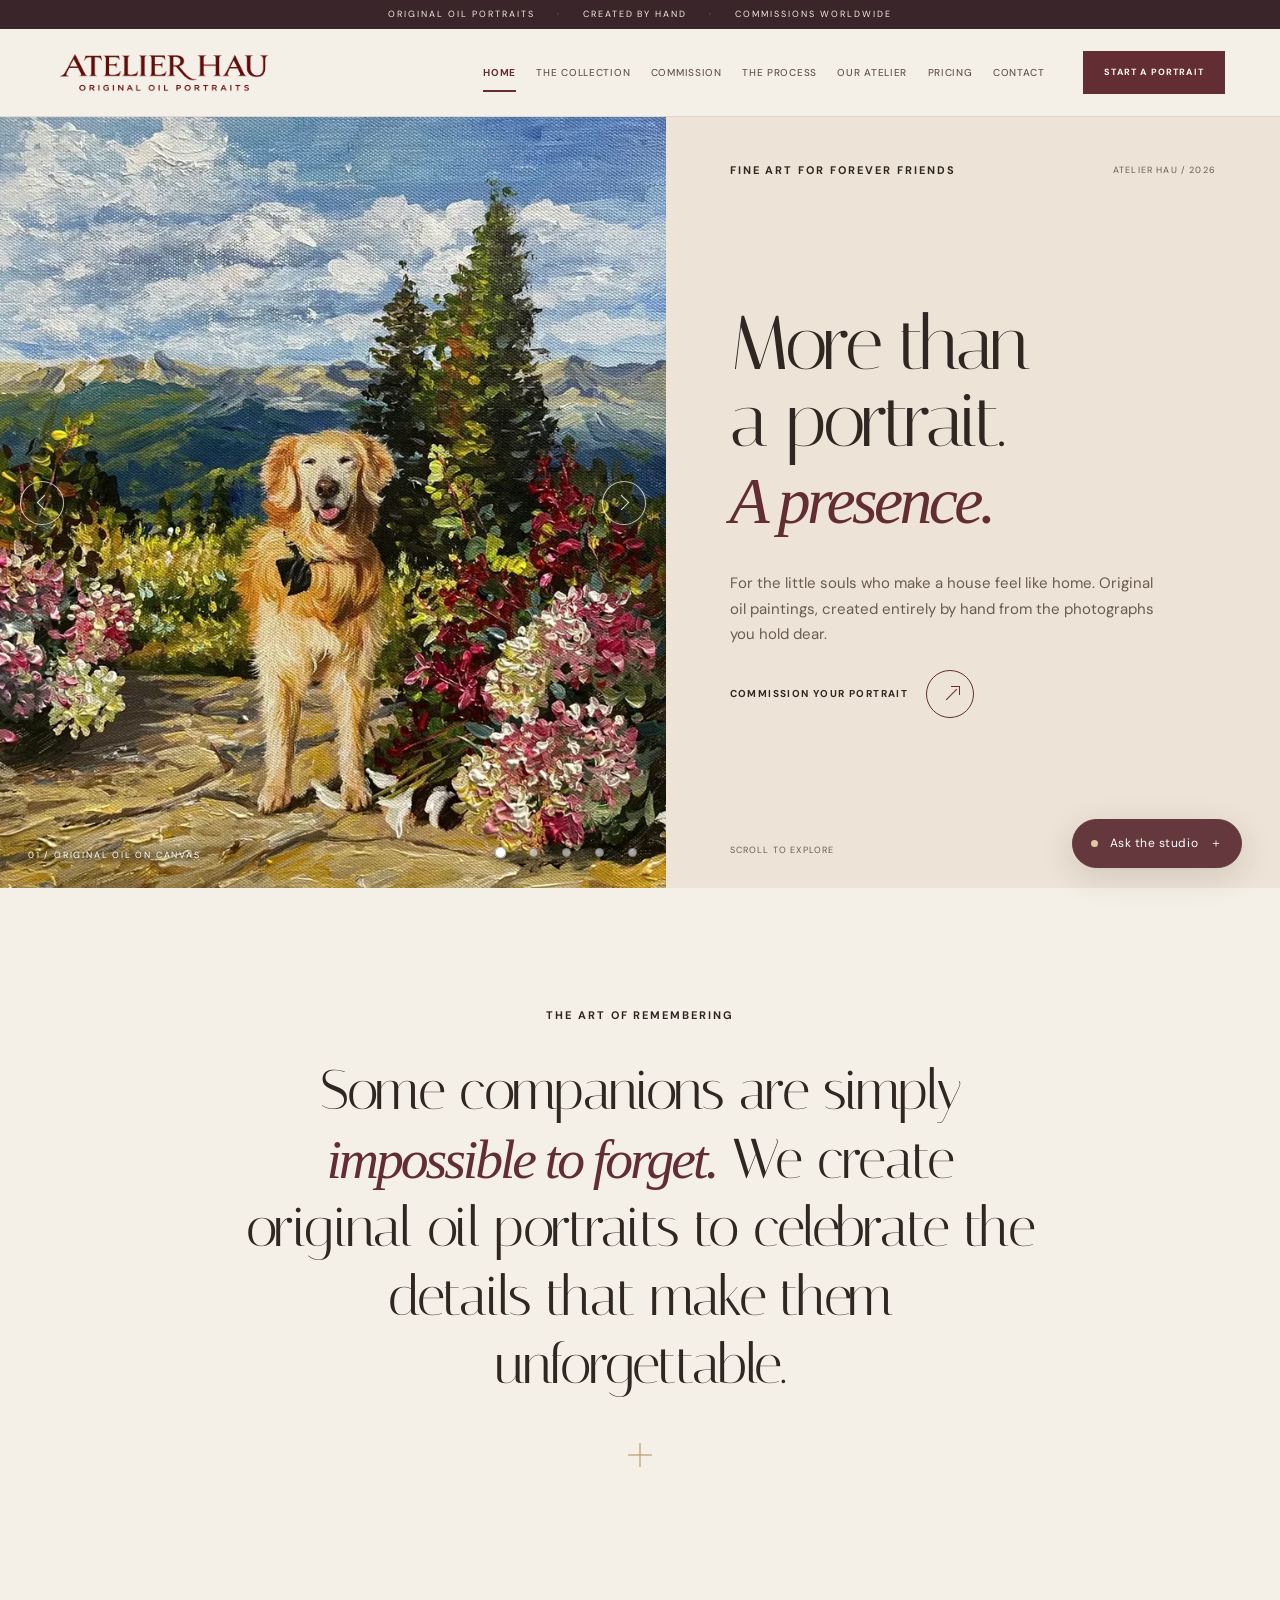
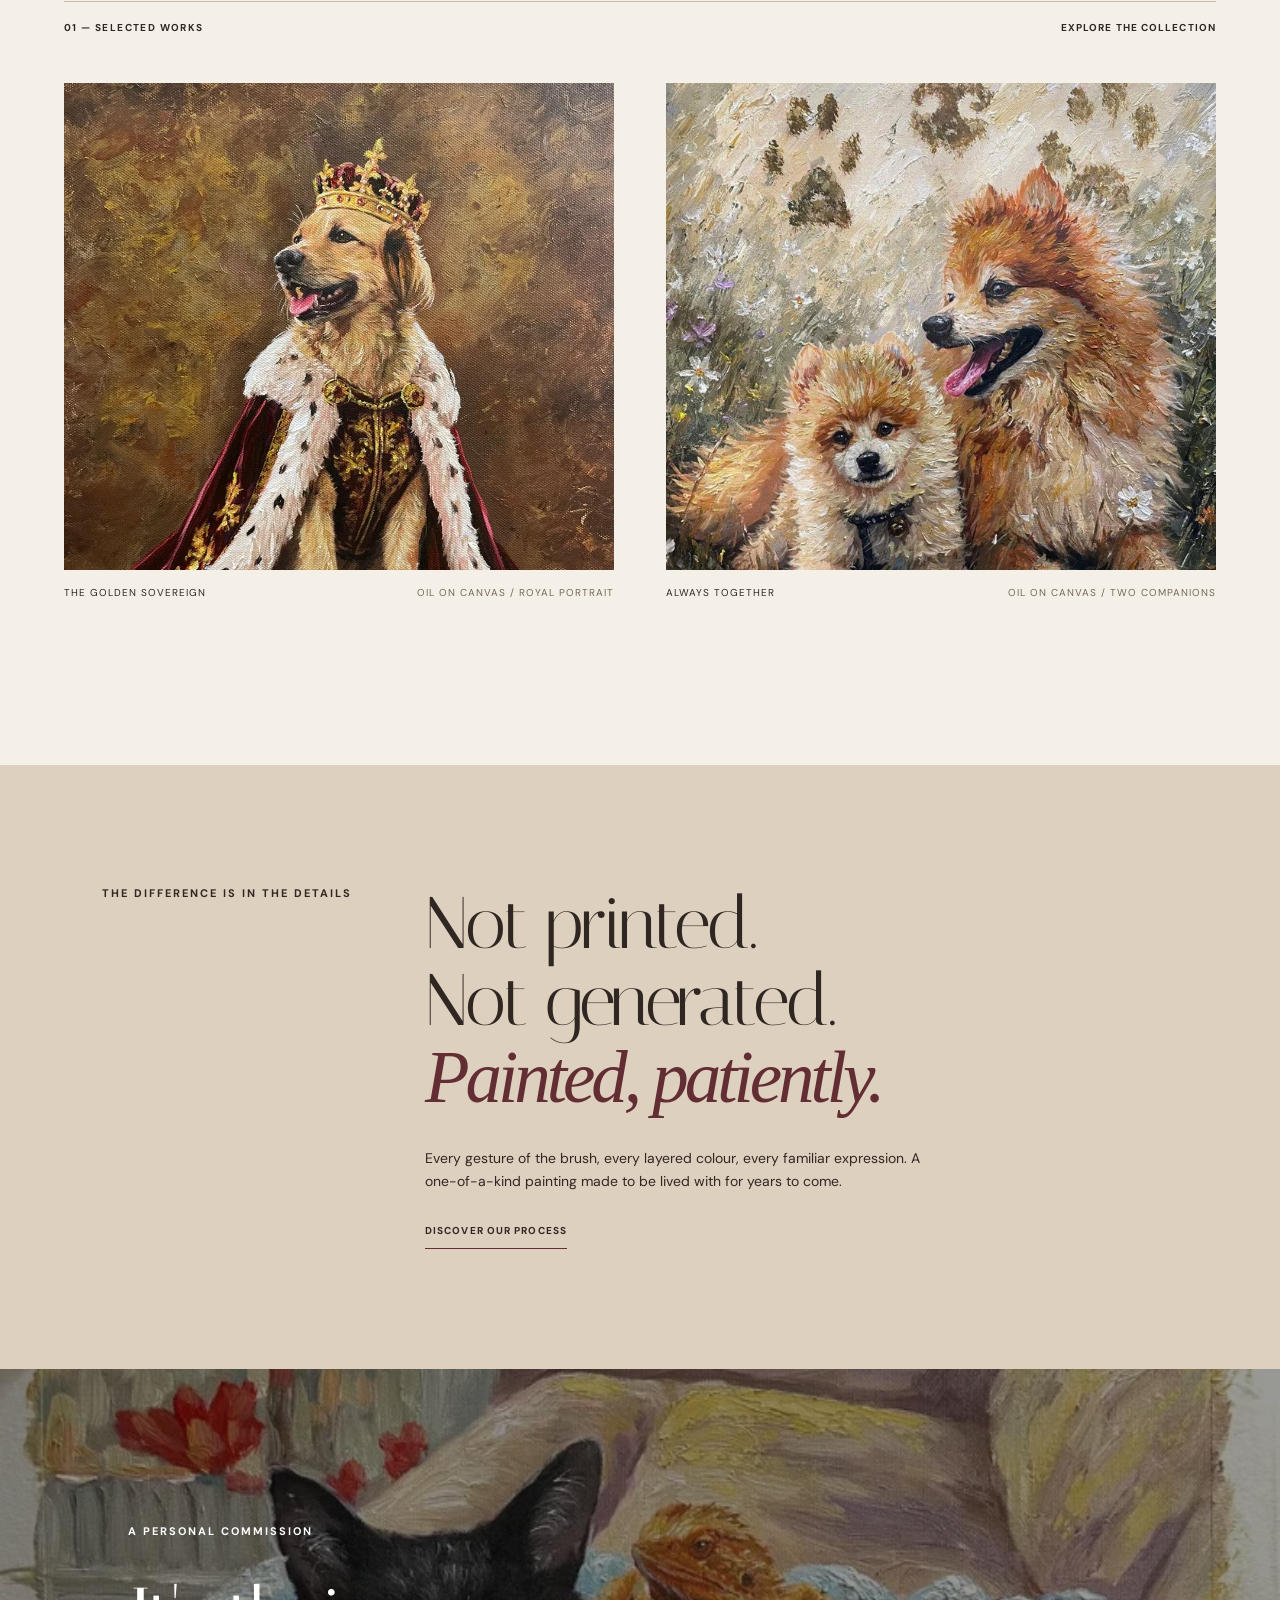
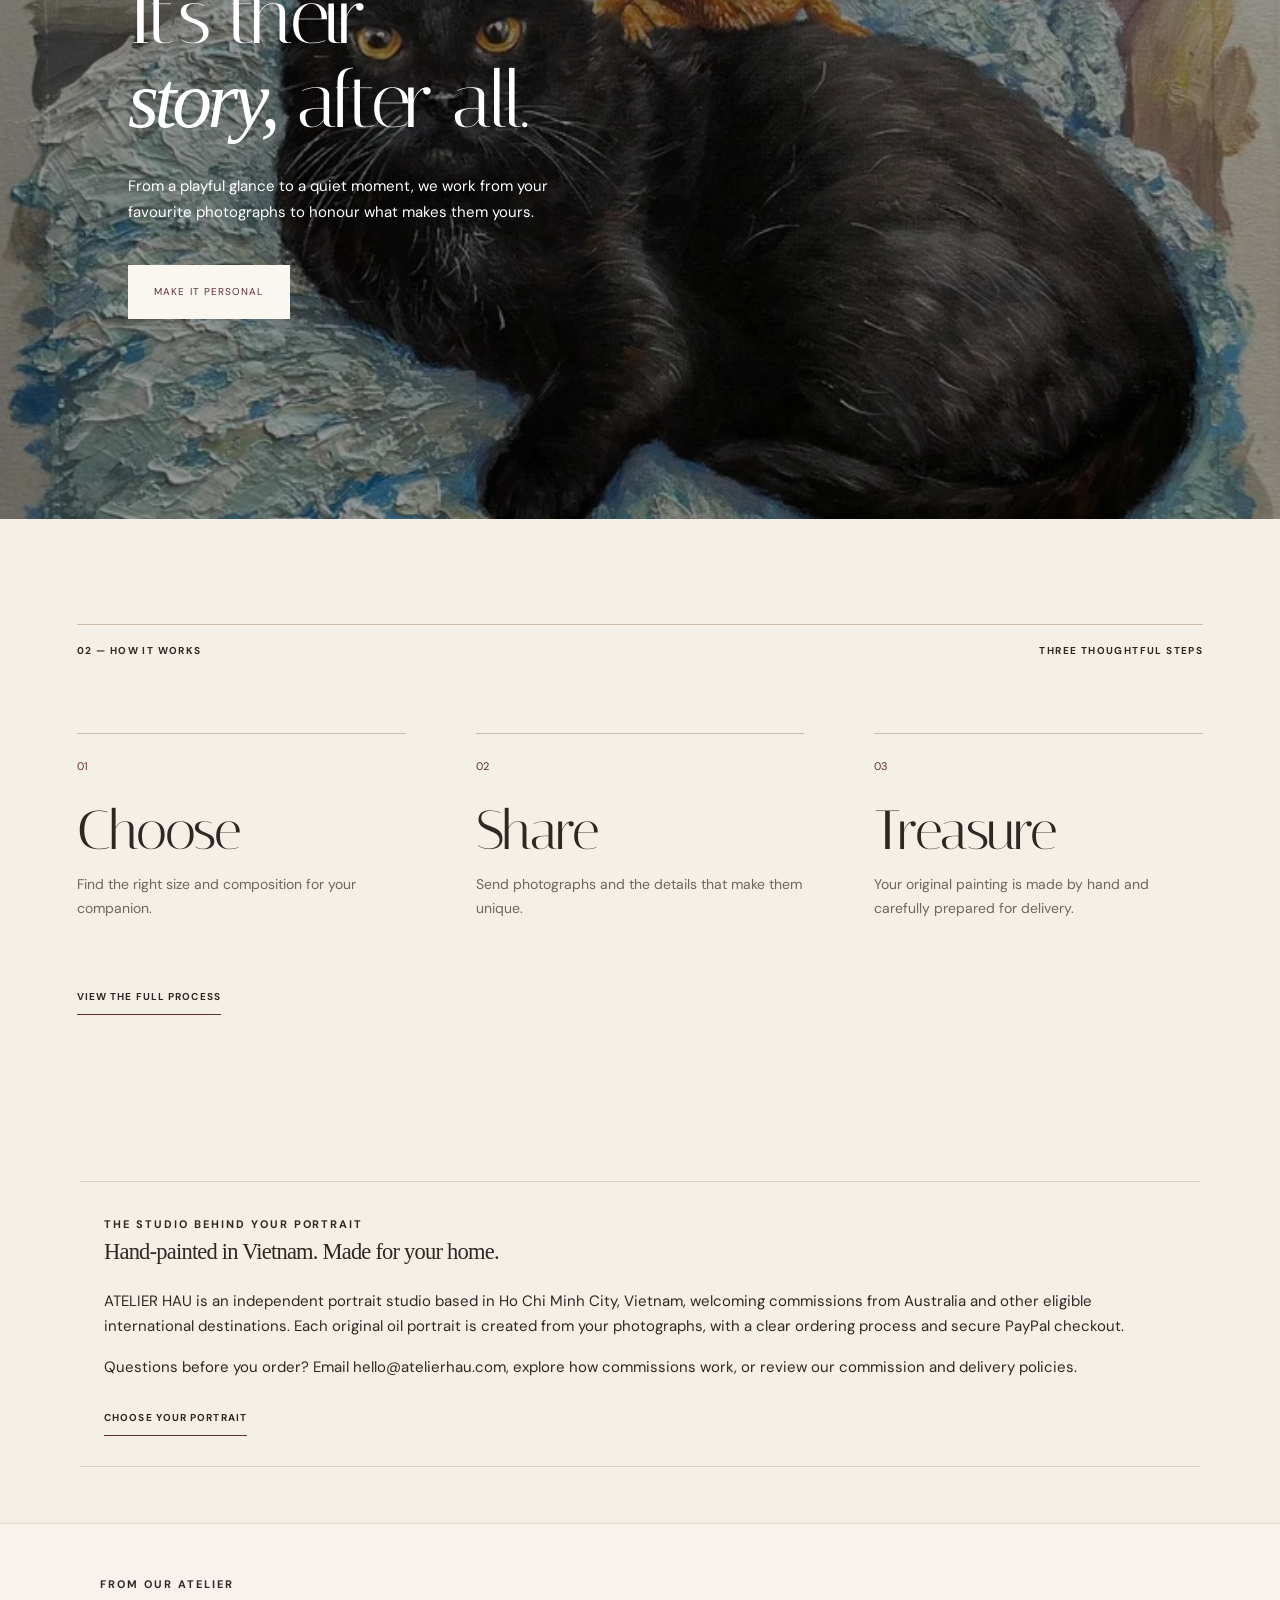
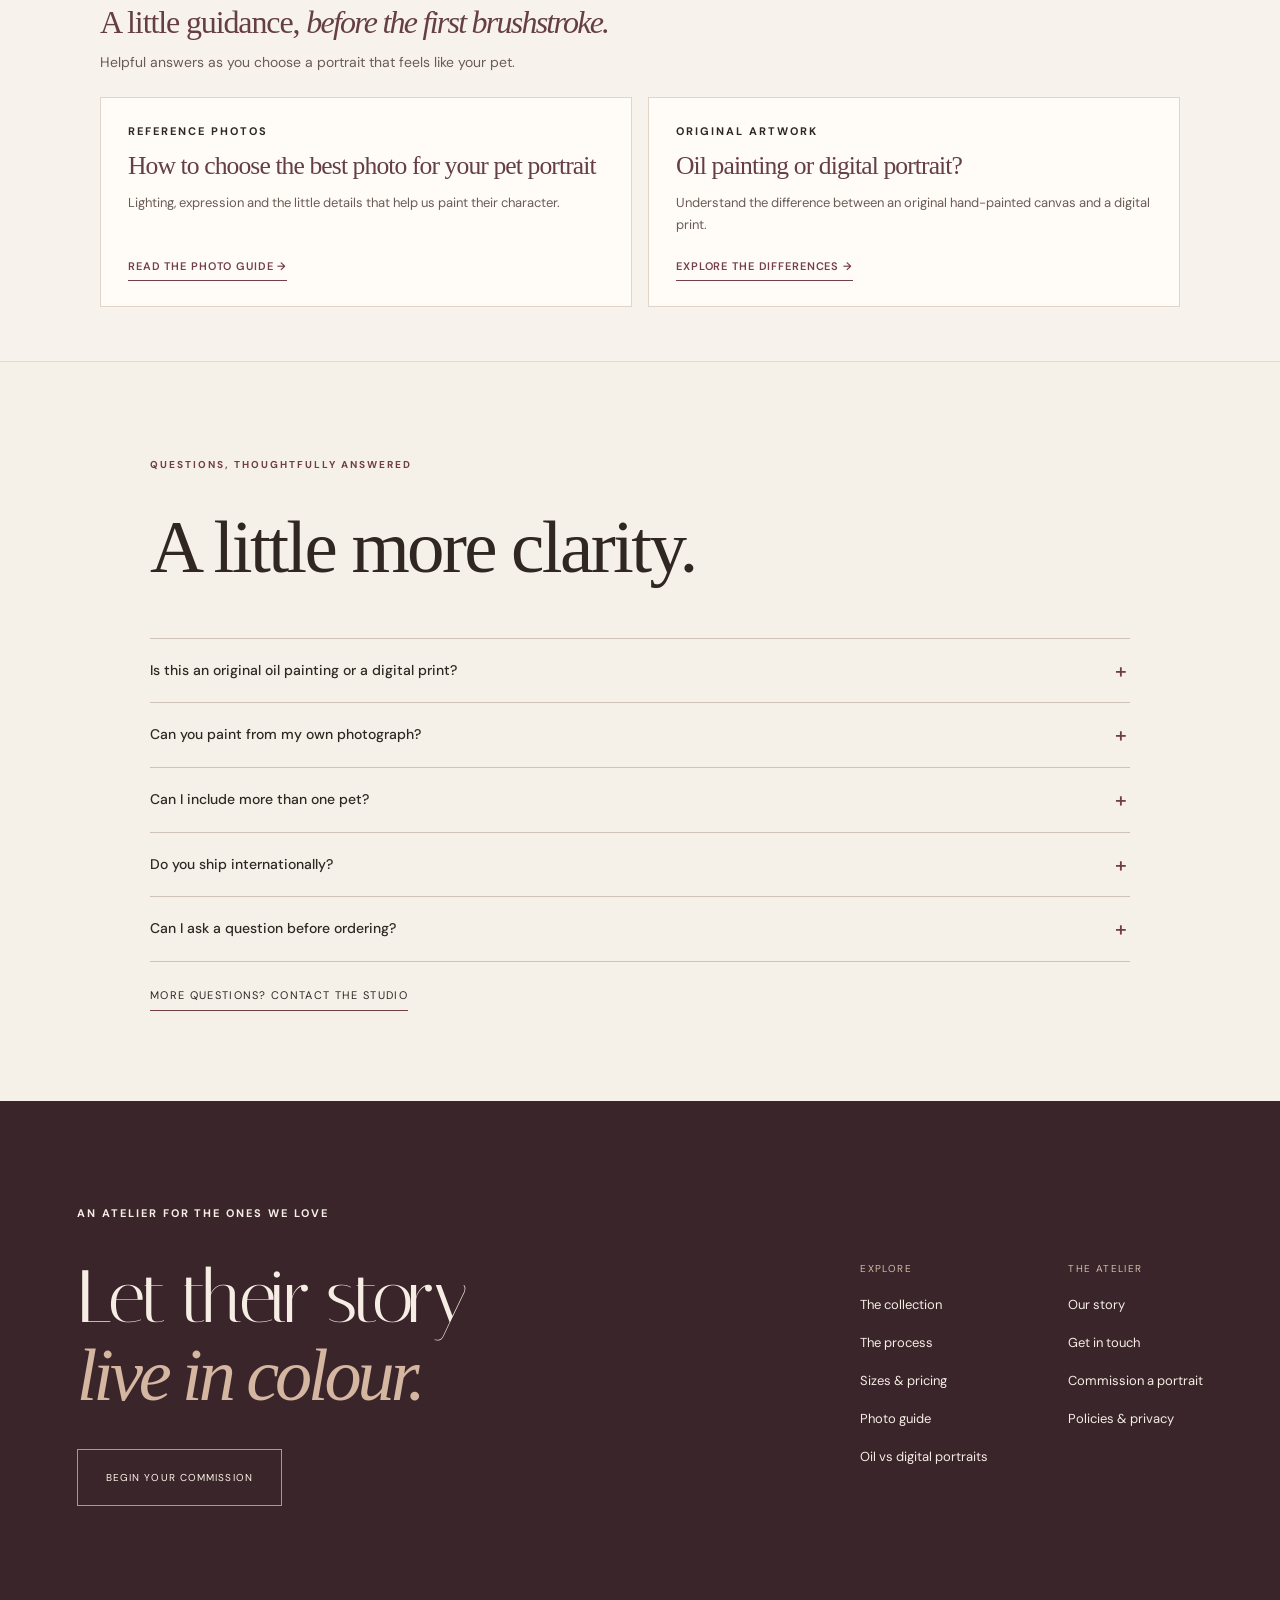
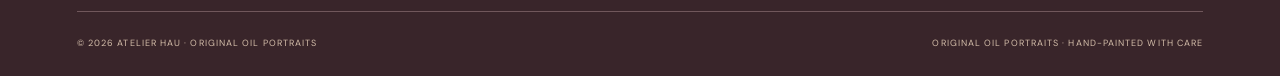
<file: index.html>
<!doctype html><html lang="en"><head><meta charset="utf-8"><meta name="viewport" content="width=device-width, initial-scale=1"><meta name="theme-color" content="#f2eee6"><meta name="description" content="Commission an original hand-painted oil portrait of your dog or cat from a favourite photo. Explore real artwork, prices in AUD and delivery to Australia."><title>Hand-Painted Oil Pet Portraits from Photos | ATELIER HAU</title><link rel="preload" as="image" href="art/golden-retriever-mountain-garden.webp" imagesrcset="art/golden-retriever-mountain-garden-home-800.webp 800w, art/golden-retriever-mountain-garden.webp 1062w" imagesizes="(max-width: 900px) 100vw, 52vw" fetchpriority="high"><link rel="preconnect" href="https://fonts.googleapis.com"><link rel="preconnect" href="https://fonts.gstatic.com" crossorigin><link href="https://fonts.googleapis.com/css2?family=DM+Sans:wght@400;500;600;700&family=Italiana&display=swap" rel="stylesheet"><link href="style.css?v=20261118-guides-layout-2" rel="stylesheet"><link rel="stylesheet" href="assets/studio-help.css"><link rel="canonical" href="https://atelierhau.com/"><meta property="og:type" content="website"><meta property="og:site_name" content="ATELIER HAU"><meta property="og:title" content="Original Hand-Painted Oil Pet Portraits | ATELIER HAU"><meta property="og:description" content="Custom oil portraits of beloved dogs and cats, painted by hand from your photos. Explore original artwork and commission in AUD."><meta property="og:url" content="https://atelierhau.com/"><meta property="og:image" content="https://atelierhau.com/assets/10-dog-in-garden.jpg"><meta name="twitter:card" content="summary_large_image"><script type="application/ld+json">{"@context":"https://schema.org","@type":"OnlineStore","@id":"https://atelierhau.com/#studio","name":"ATELIER HAU","url":"https://atelierhau.com/","description":"Independent studio in Ho Chi Minh City, Vietnam, creating original hand-painted oil portraits from photographs for international customers.","logo":"https://atelierhau.com/assets/atelier-hau-header-logo.png","email":"hello@atelierhau.com","address":{"@type":"PostalAddress","addressLocality":"Ho Chi Minh City","addressCountry":"VN"},"contactPoint":{"@type":"ContactPoint","contactType":"customer service","email":"hello@atelierhau.com","availableLanguage":"English"},"hasMerchantReturnPolicy":{"@type":"MerchantReturnPolicy","merchantReturnLink":"https://atelierhau.com/policies.html"}}</script><link rel="icon" type="image/svg+xml" href="/assets/atelier-hau-favicon.svg?v=20261121-original"></head><body><div class="announcement">ORIGINAL OIL PORTRAITS <span aria-hidden="true">·</span> CREATED BY HAND <span aria-hidden="true">·</span> COMMISSIONS WORLDWIDE</div><header class="site-header"><a class="logo" href="index.html" aria-label="ATELIER HAU home"><img src="assets/atelier-hau-header-logo-home-540.webp" alt="ATELIER HAU — Original Oil Portraits" width="2004" height="442" style="width:180px;max-width:100%;height:auto;object-fit:contain"></a><button class="mobile-menu" aria-label="Open navigation" aria-expanded="false"></button><nav class="navigation"><a href="index.html" class="current">Home</a><a href="gallery.html" class="">The collection</a><a href="commission.html" class="">Commission</a><a href="process.html" class="">The process</a><a href="about.html" class="">Our atelier</a><a href="pricing.html" class="">Pricing</a><a href="contact.html" class="">Contact</a></nav><a href="commission.html" class="header-cta">START A PORTRAIT </a></header><main><section class="hero-new"><div class="hero-art"><div class="hero-slideshow" aria-label="A selection of original oil portraits"><img class="hero-slide is-active" src="art/golden-retriever-mountain-garden.webp" srcset="art/golden-retriever-mountain-garden-home-800.webp 800w, art/golden-retriever-mountain-garden.webp 1062w" sizes="(max-width: 900px) 100vw, 52vw" alt="Original golden retriever oil portrait in a mountain garden" loading="eager" fetchpriority="high" width="1062" height="1116"><img class="hero-slide" data-src="art/calico-cat-impasto.webp" alt="Original textured oil portrait of a calico cat" loading="lazy" decoding="async"><img class="hero-slide" data-src="art/royal-golden-retriever.webp" srcset="art/royal-golden-retriever-home-720.webp 720w, art/royal-golden-retriever.webp 1440w" sizes="(max-width: 600px) 100vw, 50vw" alt="Original royal golden retriever oil portrait" loading="lazy" decoding="async"><img class="hero-slide" data-src="art/tabby-cat-wildflower-meadow.webp" alt="Original oil portrait of a tabby cat in a wildflower meadow" loading="lazy" decoding="async"><img class="hero-slide" data-src="art/two-whippet-dogs.webp" alt="Original oil portrait of two whippet dogs" loading="lazy" decoding="async"></div><button type="button" class="hero-slide-arrow hero-slide-prev" aria-label="Previous painting"><span aria-hidden="true">‹</span></button><button type="button" class="hero-slide-arrow hero-slide-next" aria-label="Next painting"><span aria-hidden="true">›</span></button><div class="hero-slide-controls" aria-label="Featured paintings"><button type="button" class="is-active" aria-current="true" aria-label="Show painting 1"></button><button type="button" aria-label="Show painting 2"></button><button type="button" aria-label="Show painting 3"></button><button type="button" aria-label="Show painting 4"></button><button type="button" aria-label="Show painting 5"></button></div><div class="hero-art-credit">01 / ORIGINAL OIL ON CANVAS</div></div><div class="hero-editorial"><div class="hero-top"><span class="eyebrow">FINE ART FOR FOREVER FRIENDS</span><span class="hero-index">ATELIER HAU / 2026</span></div><div class="hero-title"><h1>More than<br>a portrait.<br><em>A presence.</em></h1><p>For the little souls who make a house feel like home. Original oil paintings, created entirely by hand from the photographs you hold dear.</p><a class="round-link" href="commission.html"><span>COMMISSION YOUR PORTRAIT</span><b aria-hidden="true"></b></a></div><div class="hero-bottom"><span>SCROLL TO EXPLORE</span></div></div></section><section class="manifesto"><span class="eyebrow">THE ART OF REMEMBERING</span><p>Some companions are simply <em>impossible to forget.</em> We create original oil portraits to celebrate the details that make them unforgettable.</p><div class="tiny-star" aria-hidden="true"></div></section><section class="editorial-gallery"><div class="section-line"><span>01 — SELECTED WORKS</span><a href="gallery.html">EXPLORE THE COLLECTION</a></div><div class="editorial-pair"><a href="gallery.html" class="pair-a"><img class="" src="art/royal-golden-retriever.webp" alt="Original oil portrait of a golden retriever wearing a royal crown and burgundy robe" loading="lazy" decoding="async" fetchpriority="low"><div class="art-meta"><span>THE GOLDEN SOVEREIGN</span><span>OIL ON CANVAS / ROYAL PORTRAIT</span></div></a><a href="gallery.html" class="pair-b"><img class="" src="assets/08-two-pomeranians-home-720.webp" alt="Original oil painting of two Pomeranians" loading="lazy" decoding="async"><div class="art-meta"><span>ALWAYS TOGETHER</span><span>OIL ON CANVAS / TWO COMPANIONS</span></div></a></div></section><section class="quote-block"><span class="eyebrow">THE DIFFERENCE IS IN THE DETAILS</span><div><h2>Not printed.<br>Not generated.<br><em>Painted, patiently.</em></h2><p>Every gesture of the brush, every layered colour, every familiar expression. A one-of-a-kind painting made to be lived with for years to come.</p><a class="underline-link" href="process.html">DISCOVER OUR PROCESS</a></div></section><section class="image-story"><img class="" src="art/black-cat-on-blue-blanket-home-720.webp" alt="Original black cat portrait on a blue blanket" loading="lazy" decoding="async" fetchpriority="low"><div class="image-story-copy"><span class="eyebrow">A PERSONAL COMMISSION</span><h2>It's their<br><em>story,</em> after all.</h2><p>From a playful glance to a quiet moment, we work from your favourite photographs to honour what makes them yours.</p><a href="commission.html" class="pill-light">MAKE IT PERSONAL</a></div></section><section class="steps-preview"><div class="section-line"><span>02 — HOW IT WORKS</span><span>THREE THOUGHTFUL STEPS</span></div><div class="steps-row"><div><span>01</span><h3>Choose</h3><p>Find the right size and composition for your companion.</p></div><div><span>02</span><h3>Share</h3><p>Send photographs and the details that make them unique.</p></div><div><span>03</span><h3>Treasure</h3><p>Your original painting is made by hand and carefully prepared for delivery.</p></div></div><a href="process.html" class="underline-link">VIEW THE FULL PROCESS</a></section><section class="studio-trust" aria-label="Our studio and customer support" style="max-width:1120px;margin:56px auto;padding:30px 24px;border-top:1px solid #d9cfc5;border-bottom:1px solid #d9cfc5"><span class="eyebrow">THE STUDIO BEHIND YOUR PORTRAIT</span><h2 style="font-family:Georgia,serif;font-weight:400">Hand-painted in Vietnam. Made for your home.</h2><p>ATELIER HAU is an independent portrait studio based in Ho Chi Minh City, Vietnam, welcoming commissions from Australia and other eligible international destinations. Each original oil portrait is created from your photographs, with a clear ordering process and secure PayPal checkout.</p><p>Questions before you order? Email <a href="mailto:hello@atelierhau.com">hello@atelierhau.com</a>, explore <a href="process.html">how commissions work</a>, or review our <a href="policies.html">commission and delivery policies</a>.</p><a class="underline-link" href="commission.html">CHOOSE YOUR PORTRAIT</a></section><section class="ah-guides" aria-labelledby="ah-guides-heading"><div class="ah-guides-inner"><div class="ah-guides-intro"><span class="eyebrow">FROM OUR ATELIER</span><h2 id="ah-guides-heading">A little guidance, <em>before the first brushstroke.</em></h2><p>Helpful answers as you choose a portrait that feels like your pet.</p></div><div class="ah-guide-grid"><article class="ah-guide-card"><span class="eyebrow">REFERENCE PHOTOS</span><h3><a href="pet-portrait-photo-guide.html">How to choose the best photo for your pet portrait</a></h3><p>Lighting, expression and the little details that help us paint their character.</p><a class="ah-guide-read" href="pet-portrait-photo-guide.html">READ THE PHOTO GUIDE <span aria-hidden="true">→</span></a></article><article class="ah-guide-card"><span class="eyebrow">ORIGINAL ARTWORK</span><h3><a href="oil-vs-digital-pet-portrait.html">Oil painting or digital portrait?</a></h3><p>Understand the difference between an original hand-painted canvas and a digital print.</p><a class="ah-guide-read" href="oil-vs-digital-pet-portrait.html">EXPLORE THE DIFFERENCES <span aria-hidden="true">→</span></a></article></div></div></section><section class="ah-faq" aria-labelledby="ah-faq-title"><div class="ah-faq-inner"><span class="ah-faq-kicker">Questions, thoughtfully answered</span><h2 id="ah-faq-title">A little more clarity.</h2><details><summary>Is this an original oil painting or a digital print?</summary><p>Every commissioned portrait is painted by hand in oils on canvas. It is not a digital print. <a href="oil-vs-digital-pet-portrait.html">Compare oil paintings with digital portraits</a>.</p></details><details><summary>Can you paint from my own photograph?</summary><p>Yes. Your favourite photographs are the starting point for your custom portrait. We can discuss which image will work best. Read our <a href="pet-portrait-photo-guide.html">guide to choosing a pet portrait photo</a>.</p></details><details><summary>Can I include more than one pet?</summary><p>Yes. Choose the number of pets in the commission form to see the available options and estimated price.</p></details><details><summary>Do you ship internationally?</summary><p>We welcome international enquiries. Shipping eligibility, timing and any applicable import charges are confirmed for your destination before payment.</p></details><details><summary>Can I ask a question before ordering?</summary><p>Of course. Use our contact form and we'll reply by email to discuss your portrait.</p></details><a class="ah-faq-more" href="contact.html">More questions? Contact the studio</a></div></section></main><footer class="footer"><div class="footer-top"><div><span class="eyebrow">AN ATELIER FOR THE ONES WE LOVE</span><h2>Let their story<br><em>live in colour.</em></h2><a href="commission.html" class="footer-button">BEGIN YOUR COMMISSION</a></div><div class="footer-links"><div><span>EXPLORE</span><a href="gallery.html">The collection</a><a href="process.html">The process</a><a href="pricing.html">Sizes & pricing</a><a href="pet-portrait-photo-guide.html">Photo guide</a><a href="oil-vs-digital-pet-portrait.html">Oil vs digital portraits</a></div><div><span>THE ATELIER</span><a href="about.html">Our story</a><a href="contact.html">Get in touch</a><a href="commission.html">Commission a portrait</a><a href="policies.html">Policies &amp; privacy</a></div></div></div><div class="footer-bottom"><span>© 2026 ATELIER HAU · ORIGINAL OIL PORTRAITS</span><span>ORIGINAL OIL PORTRAITS · HAND-PAINTED WITH CARE</span></div></footer><div class="lightbox" role="dialog" aria-label="Artwork enlarged" aria-modal="true"><button class="lightbox-close" aria-label="Close">×</button><img alt="Enlarged artwork"></div><script src="site.js" defer></script><script src="assets/studio-help.js" defer></script><script src="assets/analytics.js" defer></script></body></html>
</file>
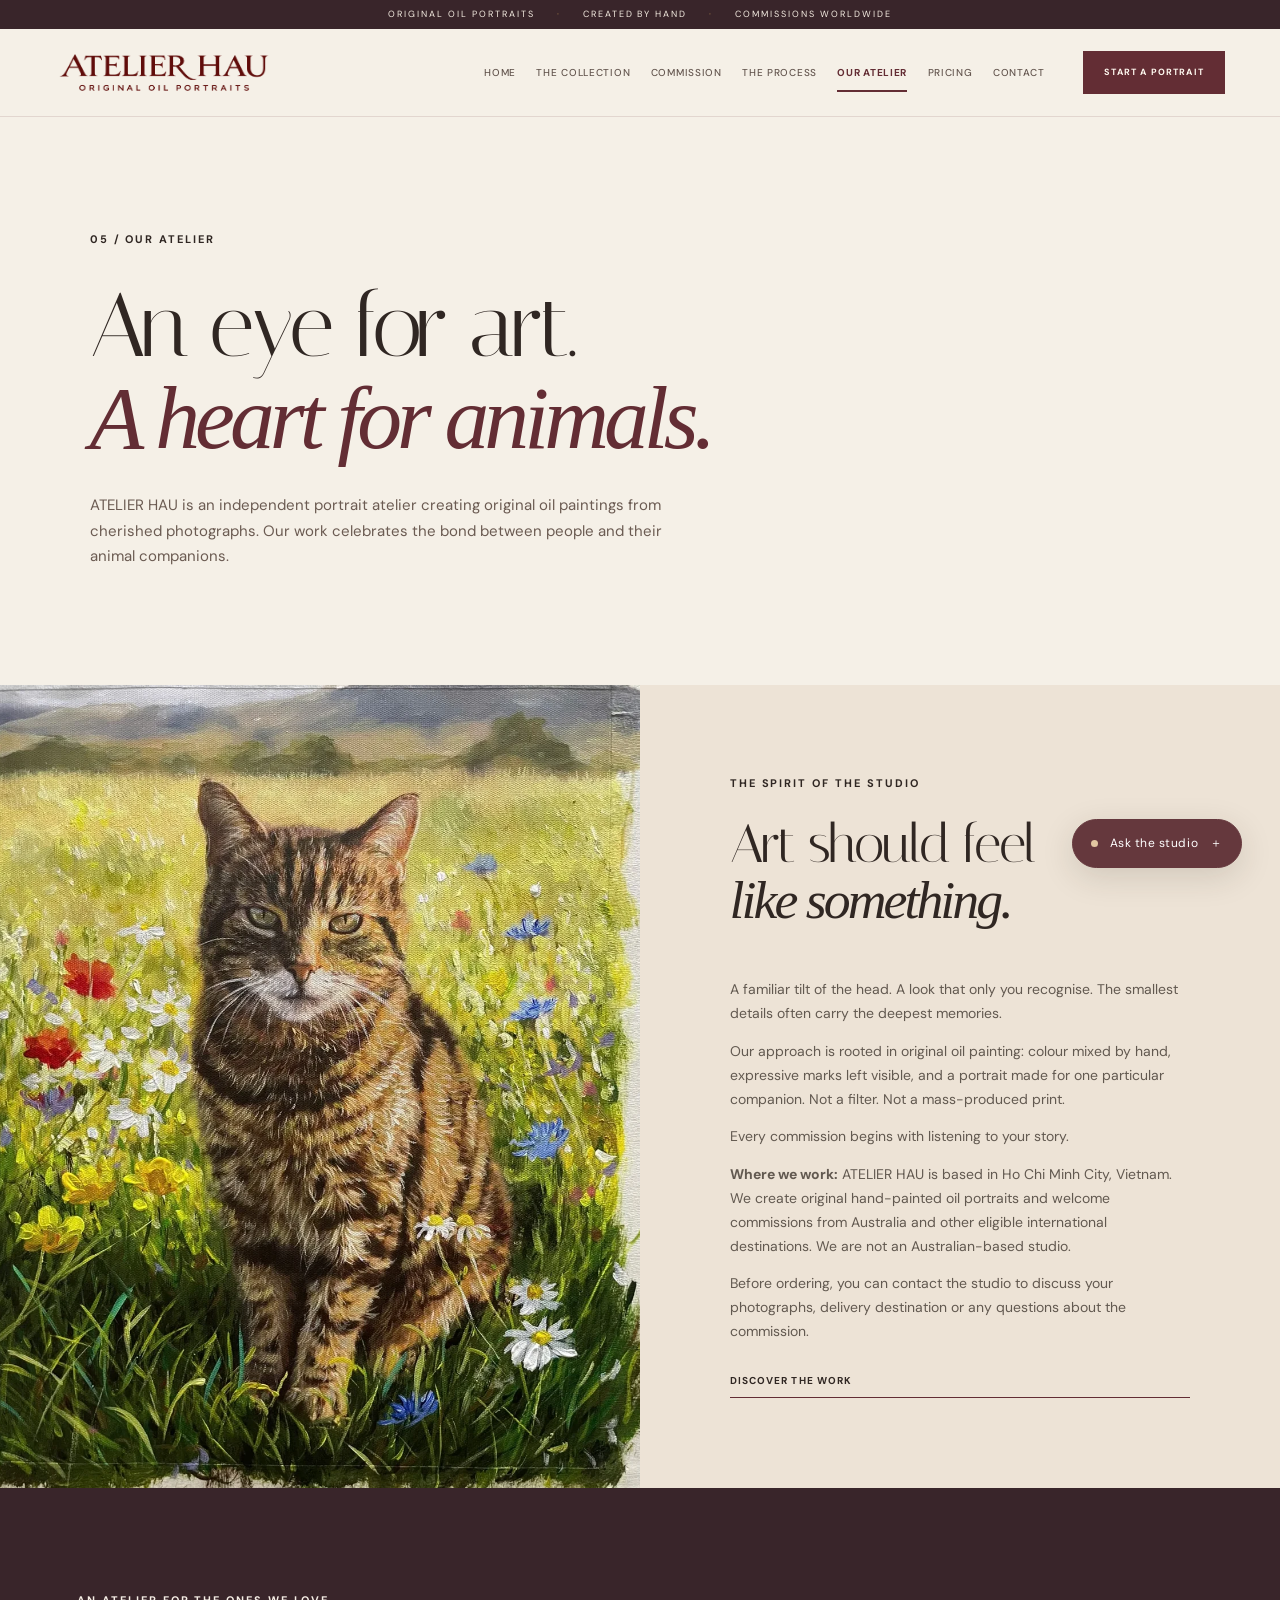
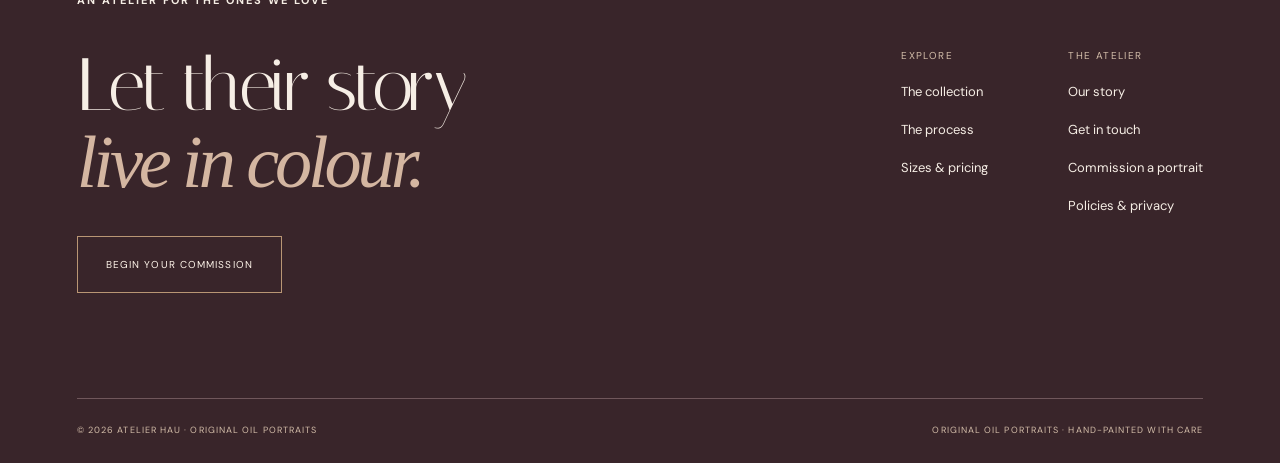
<file: about.html>
<!doctype html><html lang="en"><head><meta charset="utf-8"><meta name="viewport" content="width=device-width, initial-scale=1"><meta name="theme-color" content="#f2eee6"><meta name="description" content="Meet ATELIER HAU, an independent portrait atelier creating original oil paintings of pets from cherished photographs, with a focus on character and craftsmanship."><title>Our Atelier & Hand-Painted Oil Portraits | ATELIER HAU</title><link rel="preconnect" href="https://fonts.googleapis.com"><link rel="preconnect" href="https://fonts.gstatic.com" crossorigin><link href="https://fonts.googleapis.com/css2?family=DM+Sans:wght@400;500;600;700&family=Italiana&display=swap" rel="stylesheet"><link href="style.css" rel="stylesheet"><link rel="stylesheet" href="assets/studio-help.css"><link rel="canonical" href="https://atelierhau.com/about"><link rel="icon" type="image/svg+xml" href="/assets/atelier-hau-favicon.svg?v=20261121-original"></head><body><div class="announcement">ORIGINAL OIL PORTRAITS <span aria-hidden="true">·</span> CREATED BY HAND <span aria-hidden="true">·</span> COMMISSIONS WORLDWIDE</div><header class="site-header"><a class="logo" href="index.html" aria-label="ATELIER HAU home"><img src="assets/atelier-hau-header-logo.png?v=20261109b" alt="ATELIER HAU — Original Oil Portraits" style="width:180px;max-width:100%;height:auto;object-fit:contain"></a><button class="mobile-menu" aria-label="Open navigation" aria-expanded="false"></button><nav class="navigation"><a href="index.html" class="">Home</a><a href="gallery.html" class="">The collection</a><a href="commission.html" class="">Commission</a><a href="process.html" class="">The process</a><a href="about.html" class="current">Our atelier</a><a href="pricing.html" class="">Pricing</a><a href="contact.html" class="">Contact</a></nav><a href="commission.html" class="header-cta">START A PORTRAIT </a></header><main><section class="inner-intro"><span class="eyebrow">05 / OUR ATELIER</span><h1>An eye for art.<br><em>A heart for animals.</em></h1><p>ATELIER HAU is an independent portrait atelier creating original oil paintings from cherished photographs. Our work celebrates the bond between people and their animal companions.</p></section><section class="about-new"><div class="about-image"><img class="" src="art/tabby-cat-wildflower-meadow.webp" alt="Original tabby cat oil painting in a wildflower meadow" loading="lazy"></div><div class="about-copy"><span class="eyebrow">THE SPIRIT OF THE STUDIO</span><h2>Art should feel<br><em>like something.</em></h2><p>A familiar tilt of the head. A look that only you recognise. The smallest details often carry the deepest memories.</p><p>Our approach is rooted in original oil painting: colour mixed by hand, expressive marks left visible, and a portrait made for one particular companion. Not a filter. Not a mass-produced print.</p><p>Every commission begins with listening to your story.</p><p><strong>Where we work:</strong> ATELIER HAU is based in Ho Chi Minh City, Vietnam. We create original hand-painted oil portraits and welcome commissions from Australia and other eligible international destinations. We are not an Australian-based studio.</p><p>Before ordering, you can <a href="contact.html">contact the studio</a> to discuss your photographs, delivery destination or any questions about the commission.</p><a href="gallery.html" class="underline-link">DISCOVER THE WORK</a></div></section></main><footer class="footer"><div class="footer-top"><div><span class="eyebrow">AN ATELIER FOR THE ONES WE LOVE</span><h2>Let their story<br><em>live in colour.</em></h2><a href="commission.html" class="footer-button">BEGIN YOUR COMMISSION</a></div><div class="footer-links"><div><span>EXPLORE</span><a href="gallery.html">The collection</a><a href="process.html">The process</a><a href="pricing.html">Sizes & pricing</a></div><div><span>THE ATELIER</span><a href="about.html">Our story</a><a href="contact.html">Get in touch</a><a href="commission.html">Commission a portrait</a><a href="policies.html">Policies &amp; privacy</a></div></div></div><div class="footer-bottom"><span>© 2026 ATELIER HAU · ORIGINAL OIL PORTRAITS</span><span>ORIGINAL OIL PORTRAITS · HAND-PAINTED WITH CARE</span></div></footer><div class="lightbox" role="dialog" aria-label="Artwork enlarged" aria-modal="true"><button class="lightbox-close" aria-label="Close">×</button><img alt="Enlarged artwork"></div><script src="site.js" defer></script><script src="assets/studio-help.js" defer></script><script src="assets/analytics.js" defer></script></body></html>
</file>
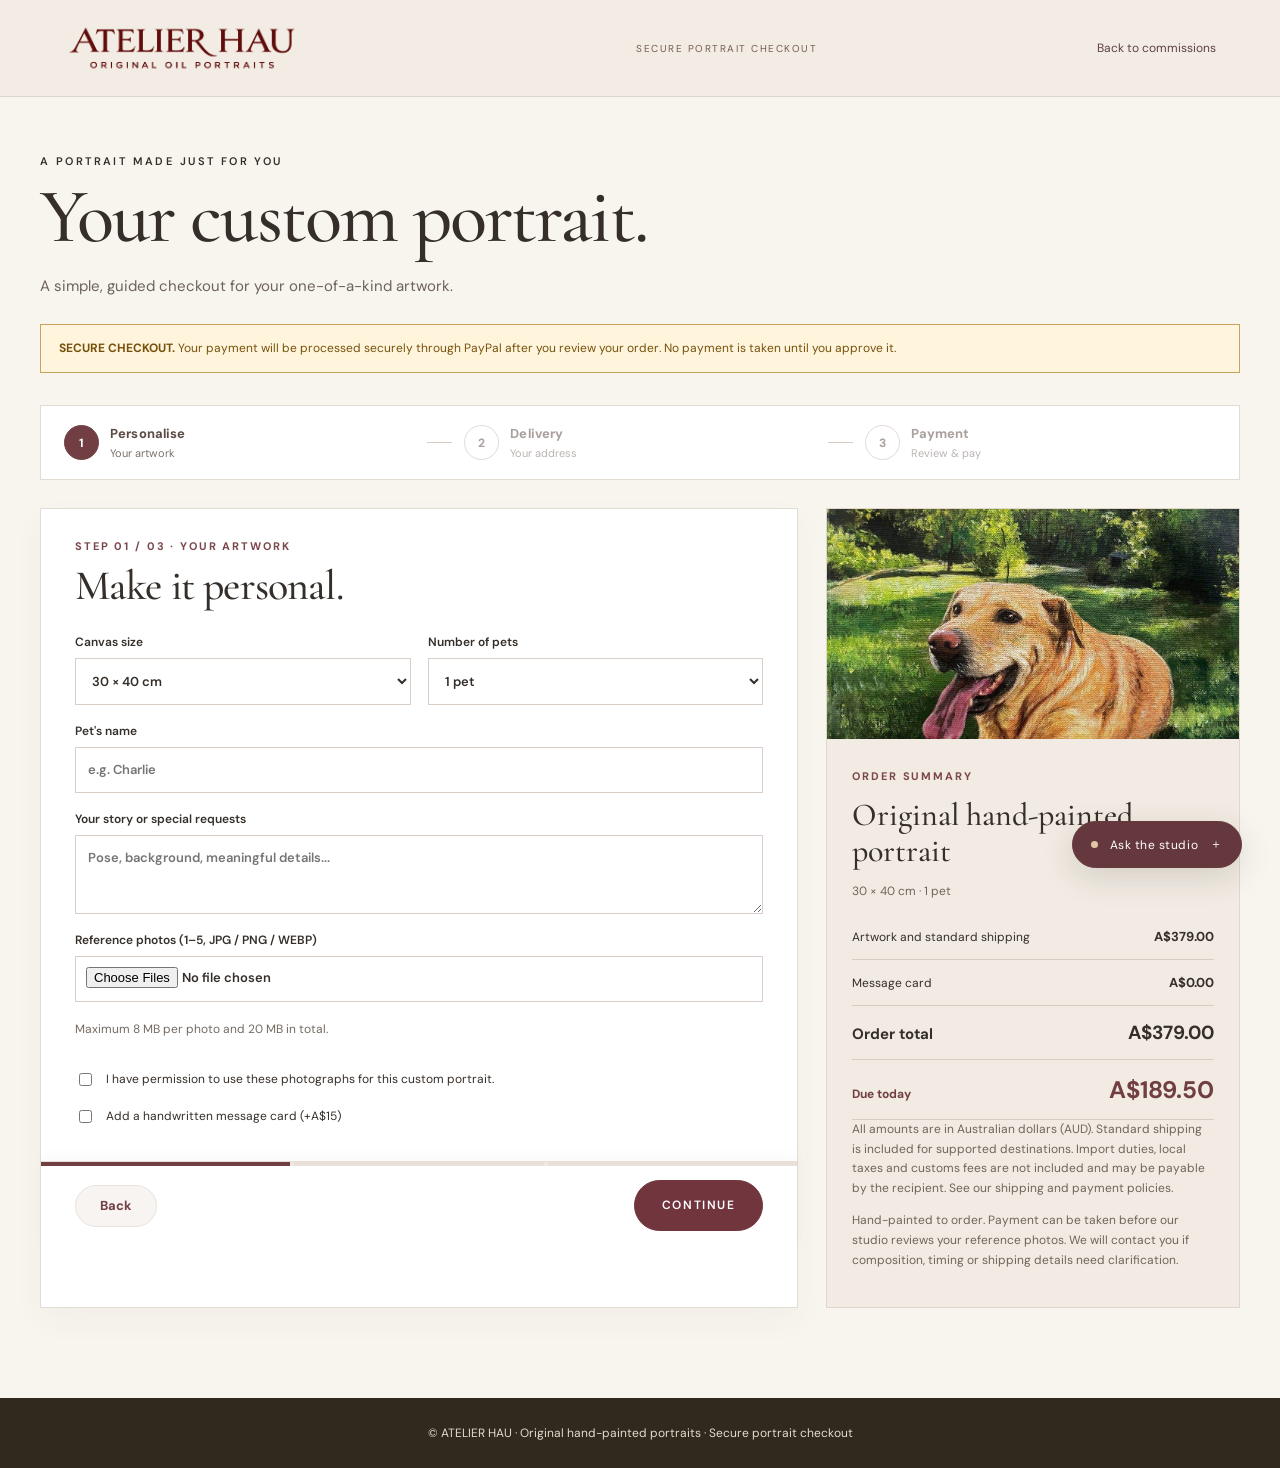
<file: checkout.html>
<!doctype html>
<html lang="en">
<head>
<meta charset="utf-8"><meta name="viewport" content="width=device-width,initial-scale=1">
<meta name="robots" content="noindex,nofollow,noarchive"><meta name="referrer" content="no-referrer">
<meta http-equiv="Cache-Control" content="no-store">
<meta name="description" content="Secure custom oil portrait checkout.">
<title>Custom Portrait Checkout — ATELIER HAU</title>
<link rel="stylesheet" href="assets/style.css"><link rel="stylesheet" href="assets/checkout.css">
<link rel="stylesheet" href="assets/studio-help.css"></head>
<body class="checkout-body">
<header class="checkout-header"><a href="index.html" class="checkout-brand">ATELIER HAU</a><span>SECURE PORTRAIT CHECKOUT</span><a href="commission.html">Back to commissions</a></header>
<main class="checkout-container">
  <div class="checkout-intro"><span class="eyebrow">A portrait made just for you</span><h1>Your custom portrait.</h1><p>A simple, guided checkout for your one-of-a-kind artwork.</p></div>
  <div class="checkout-sandbox" role="note" id="checkout-environment-notice"><strong>SECURE CHECKOUT.</strong> Your payment will be processed securely through PayPal after you review your order. No payment is taken until you approve it.</div>
  <nav class="checkout-progress" aria-label="Checkout progress">
    <div class="checkout-progress-item is-active" data-progress="1" aria-current="step"><span class="checkout-progress-number">1</span><span><strong>Personalise</strong><small>Your artwork</small></span></div>
    <span class="checkout-progress-rule" aria-hidden="true"></span>
    <div class="checkout-progress-item" data-progress="2"><span class="checkout-progress-number">2</span><span><strong>Delivery</strong><small>Your address</small></span></div>
    <span class="checkout-progress-rule" aria-hidden="true"></span>
    <div class="checkout-progress-item" data-progress="3"><span class="checkout-progress-number">3</span><span><strong>Payment</strong><small>Review & pay</small></span></div>
  </nav>
  <form id="checkout-form" novalidate>
    <div class="checkout-grid">
      <div class="checkout-main">
        <section class="checkout-card checkout-stage" data-checkout-step="1"><div class="checkout-stage-content">
          <div class="checkout-step">STEP 01 / 03 · YOUR ARTWORK</div><h2>Make it personal.</h2>
          <div class="checkout-fields">
            <label>Canvas size <select name="size" id="size"><option value="20x25">20 × 25 cm</option><option value="30x40" selected>30 × 40 cm</option><option value="40x50">40 × 50 cm</option><option value="50x70">50 × 70 cm</option></select></label>
            <label>Number of pets <select name="pets" id="pets"><option value="1">1 pet</option><option value="2">2 pets</option><option value="3">3 pets</option><option value="4">4 pets</option></select></label>
          </div>
          <label>Pet's name <input name="petName" maxlength="120" placeholder="e.g. Charlie"></label>
          <label>Your story or special requests <textarea name="story" maxlength="2500" rows="3" placeholder="Pose, background, meaningful details..."></textarea></label>
          <label>Reference photos (1–5, JPG / PNG / WEBP) <input name="photos" id="photos" type="file" accept="image/jpeg,image/png,image/webp" multiple required></label>
          <p class="checkout-hint">Maximum 8 MB per photo and 20 MB in total.</p>
          <p id="photo-feedback" class="checkout-stage-error" role="status" aria-live="polite"></p>
          <div class="checkout-preview" id="photo-preview"></div>
          <label class="checkout-check"><input type="checkbox" name="photoPermission" value="yes" required> I have permission to use these photographs for this custom portrait.</label>
          <label class="checkout-check"><input type="checkbox" name="card" value="yes" id="card"> Add a handwritten message card (+A$15)</label>
          </div><div class="checkout-stage-footer"><div class="checkout-stage-track" aria-hidden="true"><span></span><span></span><span></span></div><div class="checkout-stage-actions"><a class="checkout-back" href="commission.html">Back</a><button type="button" class="btn checkout-next" data-next="2">Continue</button></div></div>
        </section>
        <section class="checkout-card checkout-stage" data-checkout-step="2" hidden><div class="checkout-stage-content">
          <div class="checkout-step">STEP 02 / 03 · CONTACT & DELIVERY</div><h2>Where shall we send it?</h2>
          <div class="checkout-fields">
            <label>Your name <input name="customerName" autocomplete="name" maxlength="120" required></label>
            <label>Email address <input name="customerEmail" type="email" autocomplete="email" maxlength="254" required></label>
          </div>
          <div class="checkout-fields">
            <label>Recipient full name <input name="fullName" autocomplete="shipping name" maxlength="120" required></label>
            <label>Phone number (including country code) <input name="phone" type="tel" autocomplete="shipping tel" maxlength="40" placeholder="+61 ..." required></label>
          </div>
          <label>Street address <input name="address1" autocomplete="shipping address-line1" maxlength="180" required></label>
          <label>Apartment, building (optional) <input name="address2" autocomplete="shipping address-line2" maxlength="180"></label>
          <div class="checkout-fields">
            <label>City / Suburb <input name="city" autocomplete="shipping address-level2" maxlength="100" required></label>
            <label>State / Province <input name="region" autocomplete="shipping address-level1" maxlength="100"></label>
          </div>
          <div class="checkout-fields">
            <label>Postcode / ZIP <input name="postalCode" autocomplete="shipping postal-code" maxlength="32" required></label>
            <label>Country <select name="country" id="country" autocomplete="shipping country-name"><option>Australia</option><option>United States</option><option>United Kingdom</option><option>Canada</option></select></label>
          </div>
          <p class="checkout-hint">Your address is stored privately for delivery. We may contact you to confirm international shipping details.</p>
          <p id="delivery-edit-message" class="checkout-stage-error" role="status" aria-live="polite"></p>
          </div><div class="checkout-stage-footer"><div class="checkout-stage-track" aria-hidden="true"><span></span><span></span><span></span></div><div class="checkout-stage-actions">
            <button type="button" class="checkout-back" data-back="1">Back</button>
            <button type="button" class="btn checkout-next" data-next="3">Continue</button>
            <button type="button" class="checkout-back checkout-edit-only" id="cancel-delivery-edit" hidden>← Cancel</button>
            <button type="button" class="btn checkout-edit-only" id="save-delivery-edit" hidden>Save address & return to payment →</button>
          </div></div>
        </section>
        <section class="checkout-card checkout-stage" data-checkout-step="3" hidden><div class="checkout-stage-content">
          <div class="checkout-step">STEP 03 / 03 · REVIEW & PAYMENT</div><h2>Review & pay.</h2>
          <p class="checkout-hint">Choose 50% deposit or full payment. Then complete your secure PayPal payment with PayPal or an eligible debit/credit card.</p>
          <label class="checkout-choice"><input type="radio" name="paymentPlan" value="deposit" checked><span><strong>Pay 50% deposit today</strong><small>Pay the remaining 50% when your finished portrait is ready, before dispatch.</small></span><b id="deposit-choice">A$189.50</b></label>
          <label class="checkout-choice"><input type="radio" name="paymentPlan" value="full"><span><strong>Pay 100% today</strong><small>One payment, no remaining balance.</small></span><b id="full-choice">A$379.00</b></label>
          <label class="checkout-check"><input type="checkbox" name="terms" value="yes" required> I understand this is a custom-made artwork. I have read the <a href="policies.html" target="_blank" rel="noopener noreferrer">policies</a> and <a href="process.html" target="_blank" rel="noopener noreferrer">artwork process</a>. Prices shown are for standard options; unusual requests may need a separate quote.</label>
          <div class="turnstile-mount"></div>
          <div class="checkout-hidden" aria-hidden="true"><label>Leave blank <input name="website" tabindex="-1" autocomplete="off"></label></div>
          <p id="checkout-message" class="checkout-message" role="status" aria-live="polite">Your order details will be submitted when you continue. No payment is taken until you review and approve the amount in PayPal.</p></div><div class="checkout-stage-footer"><div class="checkout-stage-track" aria-hidden="true"><span></span><span></span><span></span></div><div class="checkout-stage-actions"><button type="button" class="checkout-back" data-back="2">Back</button><button class="btn checkout-submit" id="submit-order" type="submit">Continue</button></div></div>
          
        </section>
        <section class="checkout-card checkout-pay-panel" id="payment-panel" hidden><div class="checkout-pay-content">
          <div class="checkout-step">STEP 03 / 03 · SECURE PAYMENT</div><h2>Complete your payment.</h2>
          <p id="payment-reference"></p><p id="payment-stage"></p>
          <div class="checkout-pay-amount" id="payment-amount"></div>
          <p id="payment-message" role="status" aria-live="polite"></p>
          
          <div id="paypal-buttons"></div>
          <p class="checkout-hint">Keep this page's private address to return to your order. Do not share it publicly.</p></div><div class="checkout-stage-footer checkout-pay-footer"><div class="checkout-stage-track" aria-hidden="true"><span></span><span></span><span></span></div><div class="checkout-stage-actions"><button type="button" class="checkout-back checkout-edit-link" id="payment-edit-delivery" hidden>Back</button><span class="checkout-pay-footer-note" id="payment-footer-note">Choose PayPal or card above to complete payment.</span></div></div>
        </section>
      </div>
      <aside class="checkout-summary">
        <img src="assets/10-dog-in-garden.jpg" alt="Hand-painted portrait of a golden dog resting in a garden">
        <div class="checkout-summary-inner">
          <span class="checkout-step">ORDER SUMMARY</span><h3>Original hand-painted portrait</h3>
          <p id="summary-details">30 × 40 cm · 1 pet</p>
          <div class="checkout-line"><span>Artwork and standard shipping</span><strong id="summary-artwork">A$379.00</strong></div>
          <div class="checkout-line"><span>Message card</span><strong id="summary-card">A$0.00</strong></div>
          <div class="checkout-line checkout-total"><span>Order total</span><strong id="summary-total">A$379.00</strong></div>
          <div class="checkout-line checkout-due"><span>Due today</span><strong id="summary-due">A$189.50</strong></div>
          <p class="checkout-hint">All amounts are in Australian dollars (AUD). Standard shipping is included for supported destinations. Import duties, local taxes and customs fees are not included and may be payable by the recipient. See our <a href="policies.html" target="_blank" rel="noopener noreferrer">shipping and payment policies</a>.</p>
          <p class="checkout-hint">Hand-painted to order. Payment can be taken before our studio reviews your reference photos. We will contact you if composition, timing or shipping details need clarification.</p>
        </div>
      </aside>
    </div>
  </form>
</main>
<footer class="checkout-footer">© ATELIER HAU · Original hand-painted portraits · Secure portrait checkout</footer>
<script defer src="assets/checkout.js?v=20261121-english-errors"></script>
<script src="assets/studio-help.js" defer></script></body>
</html>
</file>
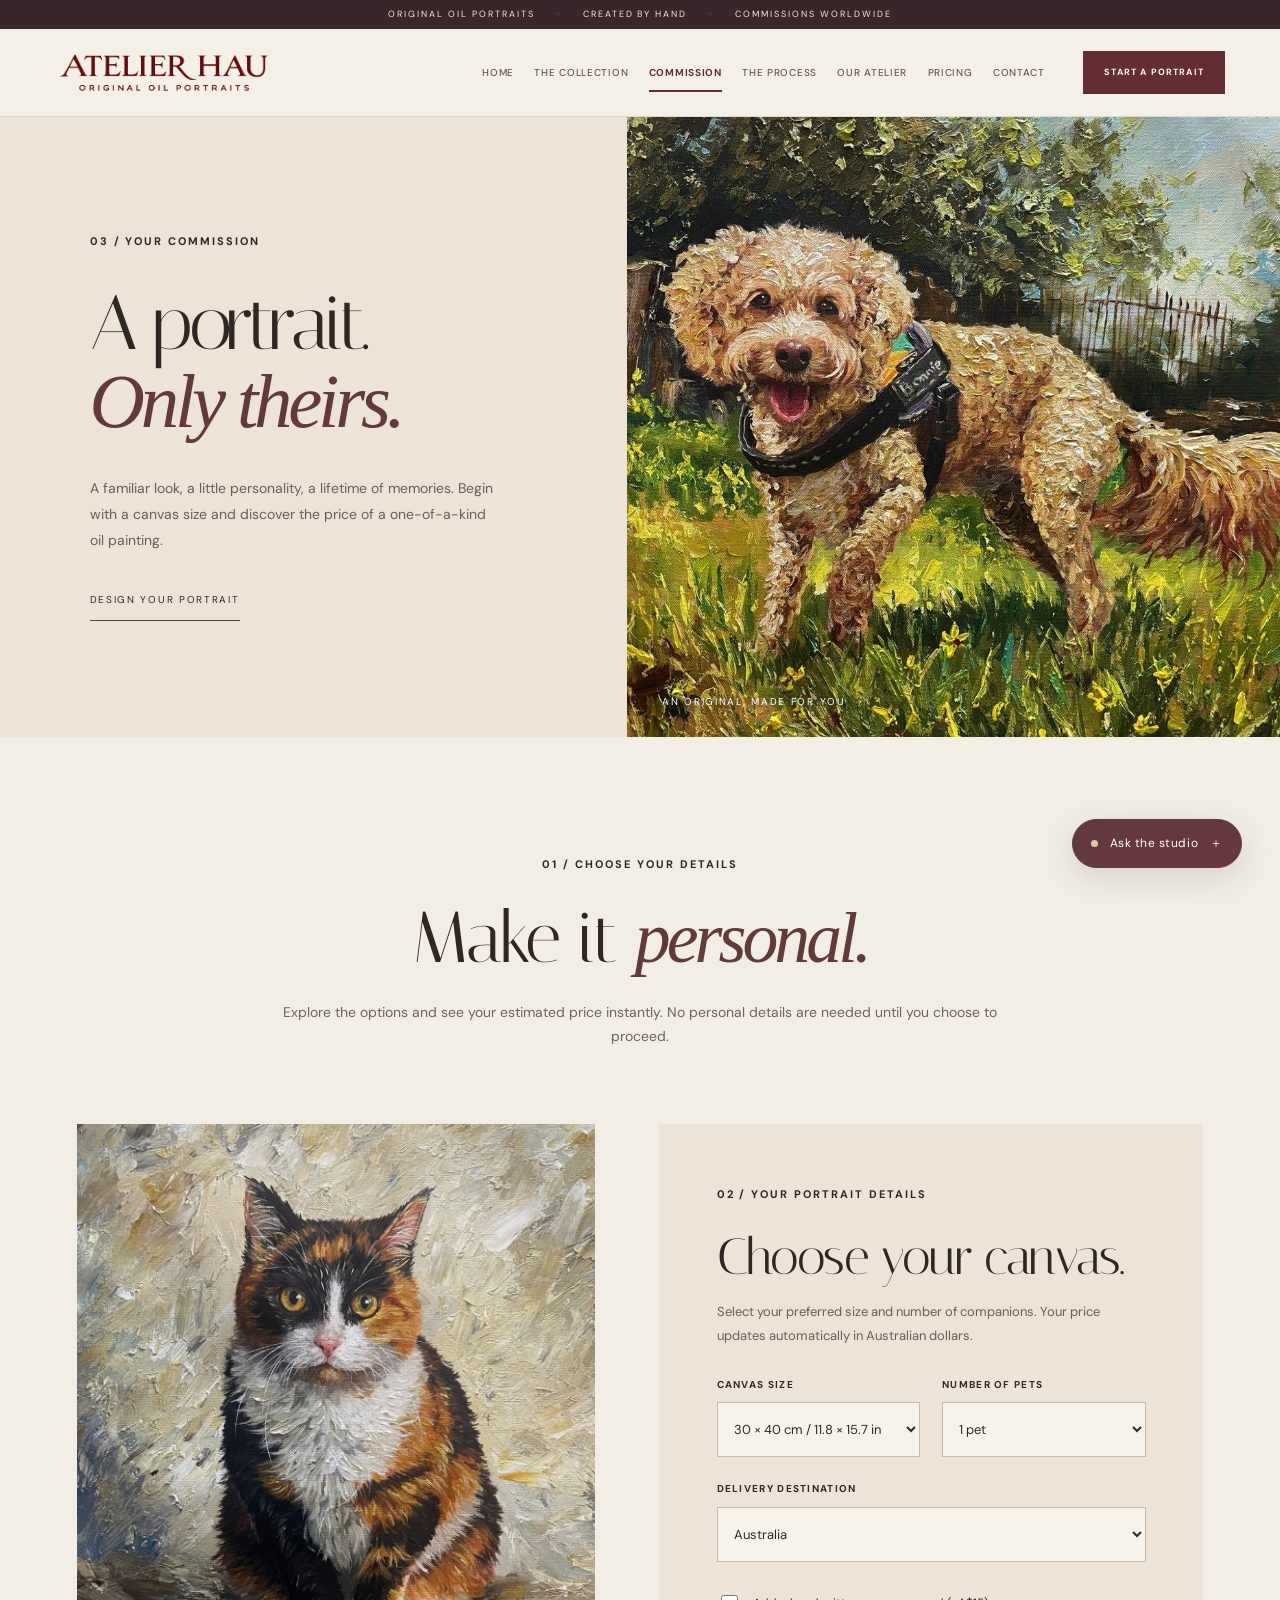
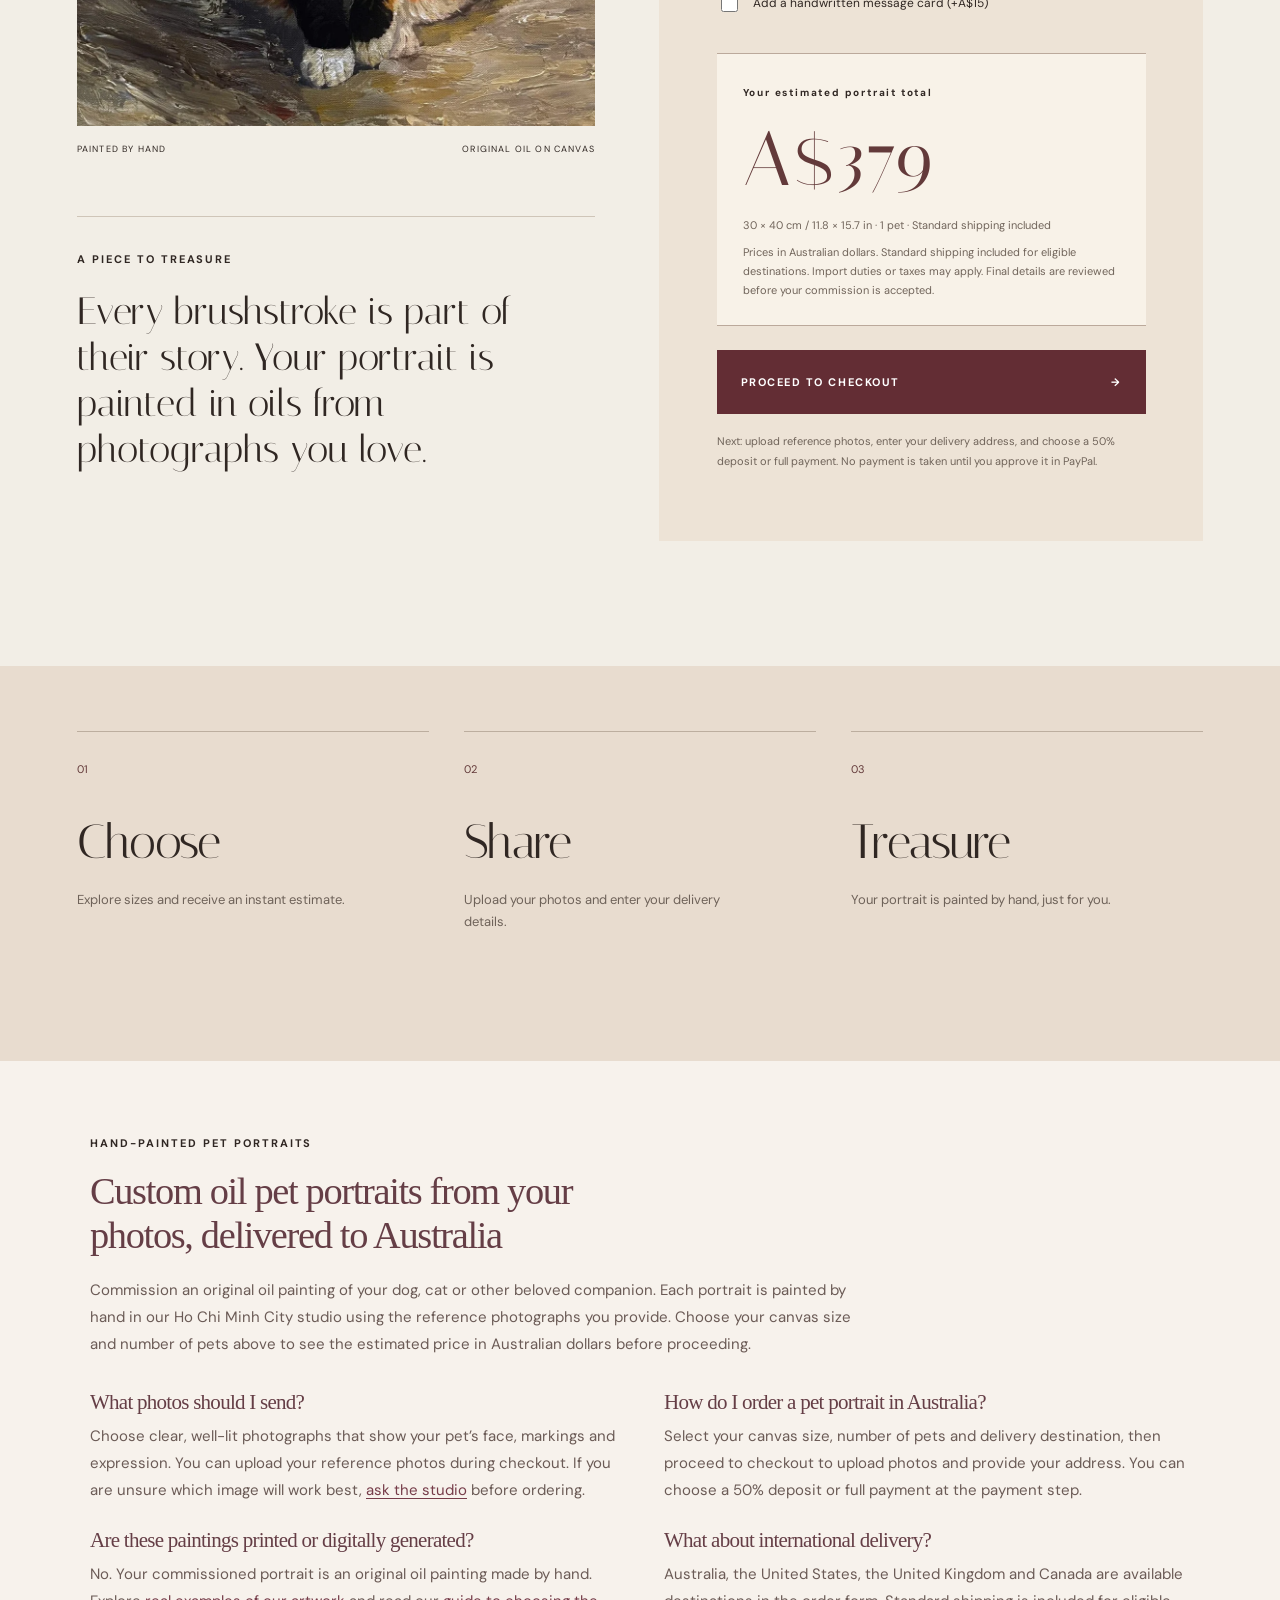
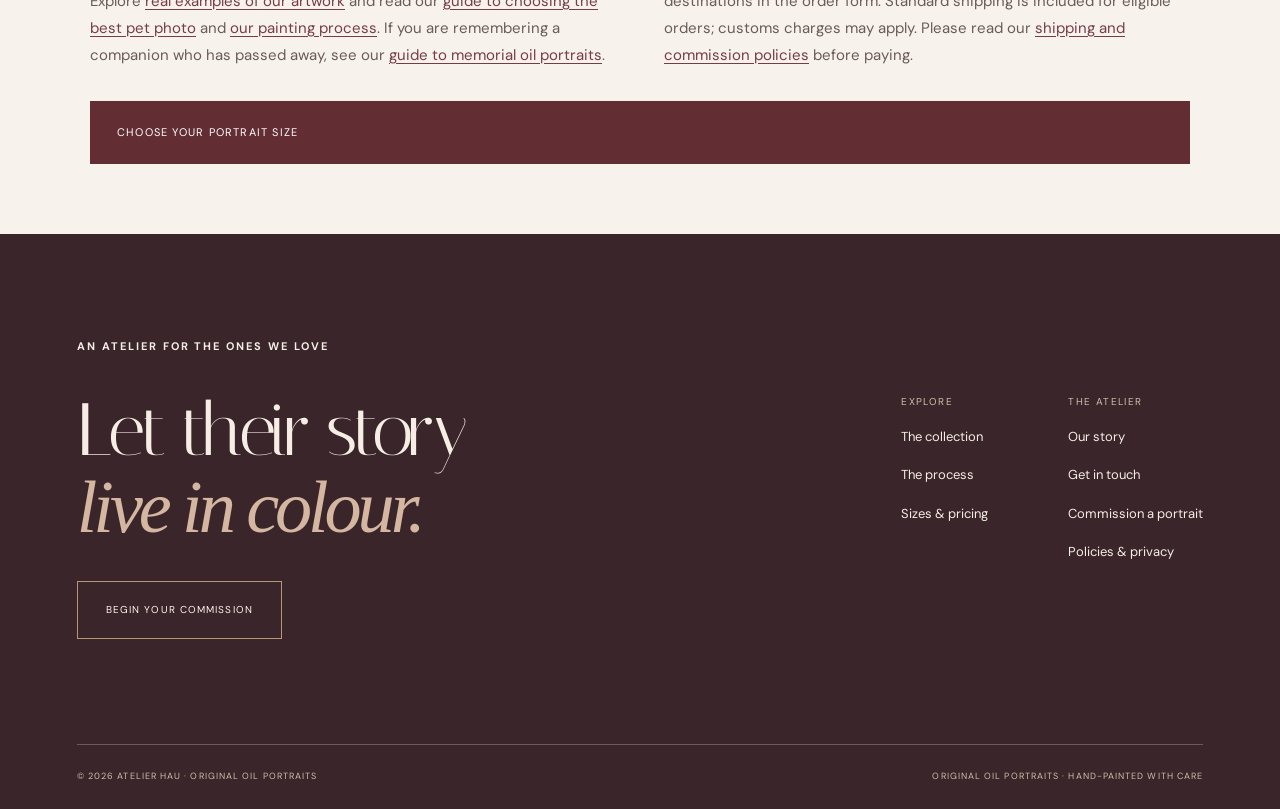
<file: commission.html>
<!doctype html><html lang="en"><head><meta charset="utf-8"><meta name="viewport" content="width=device-width, initial-scale=1"><meta name="theme-color" content="#f2eee6"><meta name="description" content="Commission a custom hand-painted oil pet portrait from your photos. Original dog and cat paintings, prices in AUD and delivery to Australia."><title>Custom Oil Pet Portraits Australia | ATELIER HAU</title><link rel="preconnect" href="https://fonts.googleapis.com"><link rel="preconnect" href="https://fonts.gstatic.com" crossorigin><link href="https://fonts.googleapis.com/css2?family=DM+Sans:wght@400;500;600;700&family=Italiana&display=swap" rel="stylesheet"><link href="style.css" rel="stylesheet"><link rel="stylesheet" href="assets/studio-help.css"><link rel="canonical" href="https://atelierhau.com/commission"><meta property="og:type" content="website"><meta property="og:title" content="Commission a Hand-Painted Pet Portrait | ATELIER HAU"><meta property="og:description" content="Choose your canvas size, upload photos and commission an original oil portrait of your pet. Prices in AUD."><meta property="og:url" content="https://atelierhau.com/commission"><meta property="og:image" content="https://atelierhau.com/assets/10-dog-in-garden.jpg"><meta name="twitter:card" content="summary_large_image"><link rel="icon" type="image/svg+xml" href="/assets/atelier-hau-favicon.svg?v=20261121-original"></head><body class="v2-commission"><div class="announcement">ORIGINAL OIL PORTRAITS <span aria-hidden="true">·</span> CREATED BY HAND <span aria-hidden="true">·</span> COMMISSIONS WORLDWIDE</div><header class="site-header"><a class="logo" href="index.html" aria-label="ATELIER HAU home"><img src="assets/atelier-hau-header-logo.png?v=20261109b" alt="ATELIER HAU — Original Oil Portraits" style="width:180px;max-width:100%;height:auto;object-fit:contain"></a><button class="mobile-menu" aria-label="Open navigation" aria-expanded="false"></button><nav class="navigation"><a href="index.html" class="">Home</a><a href="gallery.html" class="">The collection</a><a href="commission.html" class="current">Commission</a><a href="process.html" class="">The process</a><a href="about.html" class="">Our atelier</a><a href="pricing.html" class="">Pricing</a><a href="contact.html" class="">Contact</a></nav><a href="commission.html" class="header-cta">START A PORTRAIT </a></header><main><section class="commission-intro-v2"><div class="commission-intro-text"><span class="eyebrow">03 / YOUR COMMISSION</span><h1>A portrait.<br><em>Only theirs.</em></h1><p>A familiar look, a little personality, a lifetime of memories. Begin with a canvas size and discover the price of a one-of-a-kind oil painting.</p><a href="#portrait-builder" class="commission-scroll-link">DESIGN YOUR PORTRAIT </a></div><div class="commission-intro-image"><img src="assets/09-poodle-in-garden.jpg" alt="Original oil portrait of a poodle in a garden" fetchpriority="high"><span>AN ORIGINAL, MADE FOR YOU</span></div></section><section class="commission-builder-v2" id="portrait-builder"><div class="commission-builder-heading"><span class="eyebrow">01 / CHOOSE YOUR DETAILS</span><h2>Make it <em>personal.</em></h2><p>Explore the options and see your estimated price instantly. No personal details are needed until you choose to proceed.</p></div><div class="commission-builder-layout"><div class="commission-art-panel"><img src="art/calico-cat-impasto.webp" alt="Original oil portrait of a calico cat with golden eyes" loading="lazy"><div class="commission-art-caption"><span>PAINTED BY HAND</span><span>ORIGINAL OIL ON CANVAS</span></div><div class="commission-note"><span class="eyebrow">A PIECE TO TREASURE</span><p>Every brushstroke is part of their story. Your portrait is painted in oils from photographs you love.</p></div></div><div class="commission-config-panel"><span class="eyebrow">02 / YOUR PORTRAIT DETAILS</span><h3>Choose your canvas.</h3><p class="commission-config-lede">Select your preferred size and number of companions. Your price updates automatically in Australian dollars.</p><form id="commission-form" action="checkout.html" method="get">
  <div class="form-fields">
    <div class="field"><label for="size">Canvas size</label><select id="size" name="size"><option value="20x25">20 × 25 cm / 7.9 × 9.8 in</option><option selected value="30x40">30 × 40 cm / 11.8 × 15.7 in</option><option value="40x50">40 × 50 cm / 15.7 × 19.7 in</option><option value="50x70">50 × 70 cm / 19.7 × 27.6 in</option></select></div>
    <div class="field"><label for="pets">Number of pets</label><select id="pets" name="pets"><option value="1">1 pet</option><option value="2">2 pets</option><option value="3">3 pets</option><option value="4">4 pets</option></select></div>
  </div>
  <div class="field"><label for="country">Delivery destination</label><select id="country" name="country"><option>Australia</option><option>United States</option><option>United Kingdom</option><option>Canada</option></select></div>
  <label class="tick"><input id="card" name="card" type="checkbox" value="yes"/> Add a handwritten message card (+A$15)</label>
  <div aria-live="polite" class="price-display"><span class="eyebrow">Your estimated portrait total</span><div class="price-value" id="live-price">A$379</div><div class="small" id="price-breakdown">30 × 40 cm · 1 pet · Standard shipping included</div><div class="small" style="margin-top:9px">Prices in Australian dollars. Standard shipping included for eligible destinations. Import duties or taxes may apply. Final details are reviewed before your commission is accepted.</div></div>
  <button class="btn commission-proceed" type="submit">PROCEED TO CHECKOUT <span aria-hidden="true">→</span></button>
  <p class="commission-checkout-note">Next: upload reference photos, enter your delivery address, and choose a 50% deposit or full payment. No payment is taken until you approve it in PayPal.</p>
</form></div></div></section><section class="commission-reassurance"><div><span>01</span><h3>Choose</h3><p>Explore sizes and receive an instant estimate.</p></div><div><span>02</span><h3>Share</h3><p>Upload your photos and enter your delivery details.</p></div><div><span>03</span><h3>Treasure</h3><p>Your portrait is painted by hand, just for you.</p></div></section><section class="seo-buying-guide" aria-labelledby="commission-australia-guide"><div class="seo-buying-guide-inner"><span class="eyebrow">HAND-PAINTED PET PORTRAITS</span><h2 id="commission-australia-guide">Custom oil pet portraits from your photos, delivered to Australia</h2><p>Commission an original oil painting of your dog, cat or other beloved companion. Each portrait is painted by hand in our Ho Chi Minh City studio using the reference photographs you provide. Choose your canvas size and number of pets above to see the estimated price in Australian dollars before proceeding.</p><div class="seo-guide-grid"><div><h3>What photos should I send?</h3><p>Choose clear, well-lit photographs that show your pet’s face, markings and expression. You can upload your reference photos during checkout. If you are unsure which image will work best, <a href="contact.html">ask the studio</a> before ordering.</p></div><div><h3>How do I order a pet portrait in Australia?</h3><p>Select your canvas size, number of pets and delivery destination, then proceed to checkout to upload photos and provide your address. You can choose a 50% deposit or full payment at the payment step.</p></div><div><h3>Are these paintings printed or digitally generated?</h3><p>No. Your commissioned portrait is an original oil painting made by hand. Explore <a href="gallery.html">real examples of our artwork</a> and read our <a href="pet-portrait-photo-guide.html">guide to choosing the best pet photo</a> and <a href="process.html">our painting process</a>. If you are remembering a companion who has passed away, see our <a href="pet-memorial-oil-portraits.html">guide to memorial oil portraits</a>.</p></div><div><h3>What about international delivery?</h3><p>Australia, the United States, the United Kingdom and Canada are available destinations in the order form. Standard shipping is included for eligible orders; customs charges may apply. Please read our <a href="policies.html">shipping and commission policies</a> before paying.</p></div></div><a class="action-main" href="#portrait-builder">CHOOSE YOUR PORTRAIT SIZE</a></div></section><style>.seo-buying-guide{padding:70px 6%;background:#f7f2ec}.seo-buying-guide-inner{max-width:1100px;margin:auto}.seo-buying-guide h2{font:normal clamp(29px,3vw,44px) Georgia,serif;color:#653e46;max-width:800px;margin:14px 0 20px}.seo-buying-guide p{color:#6b5b56;line-height:1.8;max-width:780px}.seo-guide-grid{display:grid;grid-template-columns:repeat(2,minmax(0,1fr));gap:24px 48px;margin:32px 0}.seo-guide-grid h3{font:normal 21px Georgia,serif;color:#653e46;margin:0 0 8px}.seo-guide-grid p{margin:0}.seo-buying-guide a:not(.action-main){color:#763c49;text-decoration:underline;text-underline-offset:3px}@media(max-width:700px){.seo-guide-grid{grid-template-columns:1fr}.seo-buying-guide{padding:48px 6%}}</style></main><footer class="footer"><div class="footer-top"><div><span class="eyebrow">AN ATELIER FOR THE ONES WE LOVE</span><h2>Let their story<br><em>live in colour.</em></h2><a href="commission.html" class="footer-button">BEGIN YOUR COMMISSION</a></div><div class="footer-links"><div><span>EXPLORE</span><a href="gallery.html">The collection</a><a href="process.html">The process</a><a href="pricing.html">Sizes & pricing</a></div><div><span>THE ATELIER</span><a href="about.html">Our story</a><a href="contact.html">Get in touch</a><a href="commission.html">Commission a portrait</a><a href="policies.html">Policies &amp; privacy</a></div></div></div><div class="footer-bottom"><span>© 2026 ATELIER HAU · ORIGINAL OIL PORTRAITS</span><span>ORIGINAL OIL PORTRAITS · HAND-PAINTED WITH CARE</span></div></footer><script src="site.js" defer></script><script src="assets/site.js" defer></script><script src="assets/studio-help.js" defer></script><script src="assets/analytics.js" defer></script></body></html>
</file>
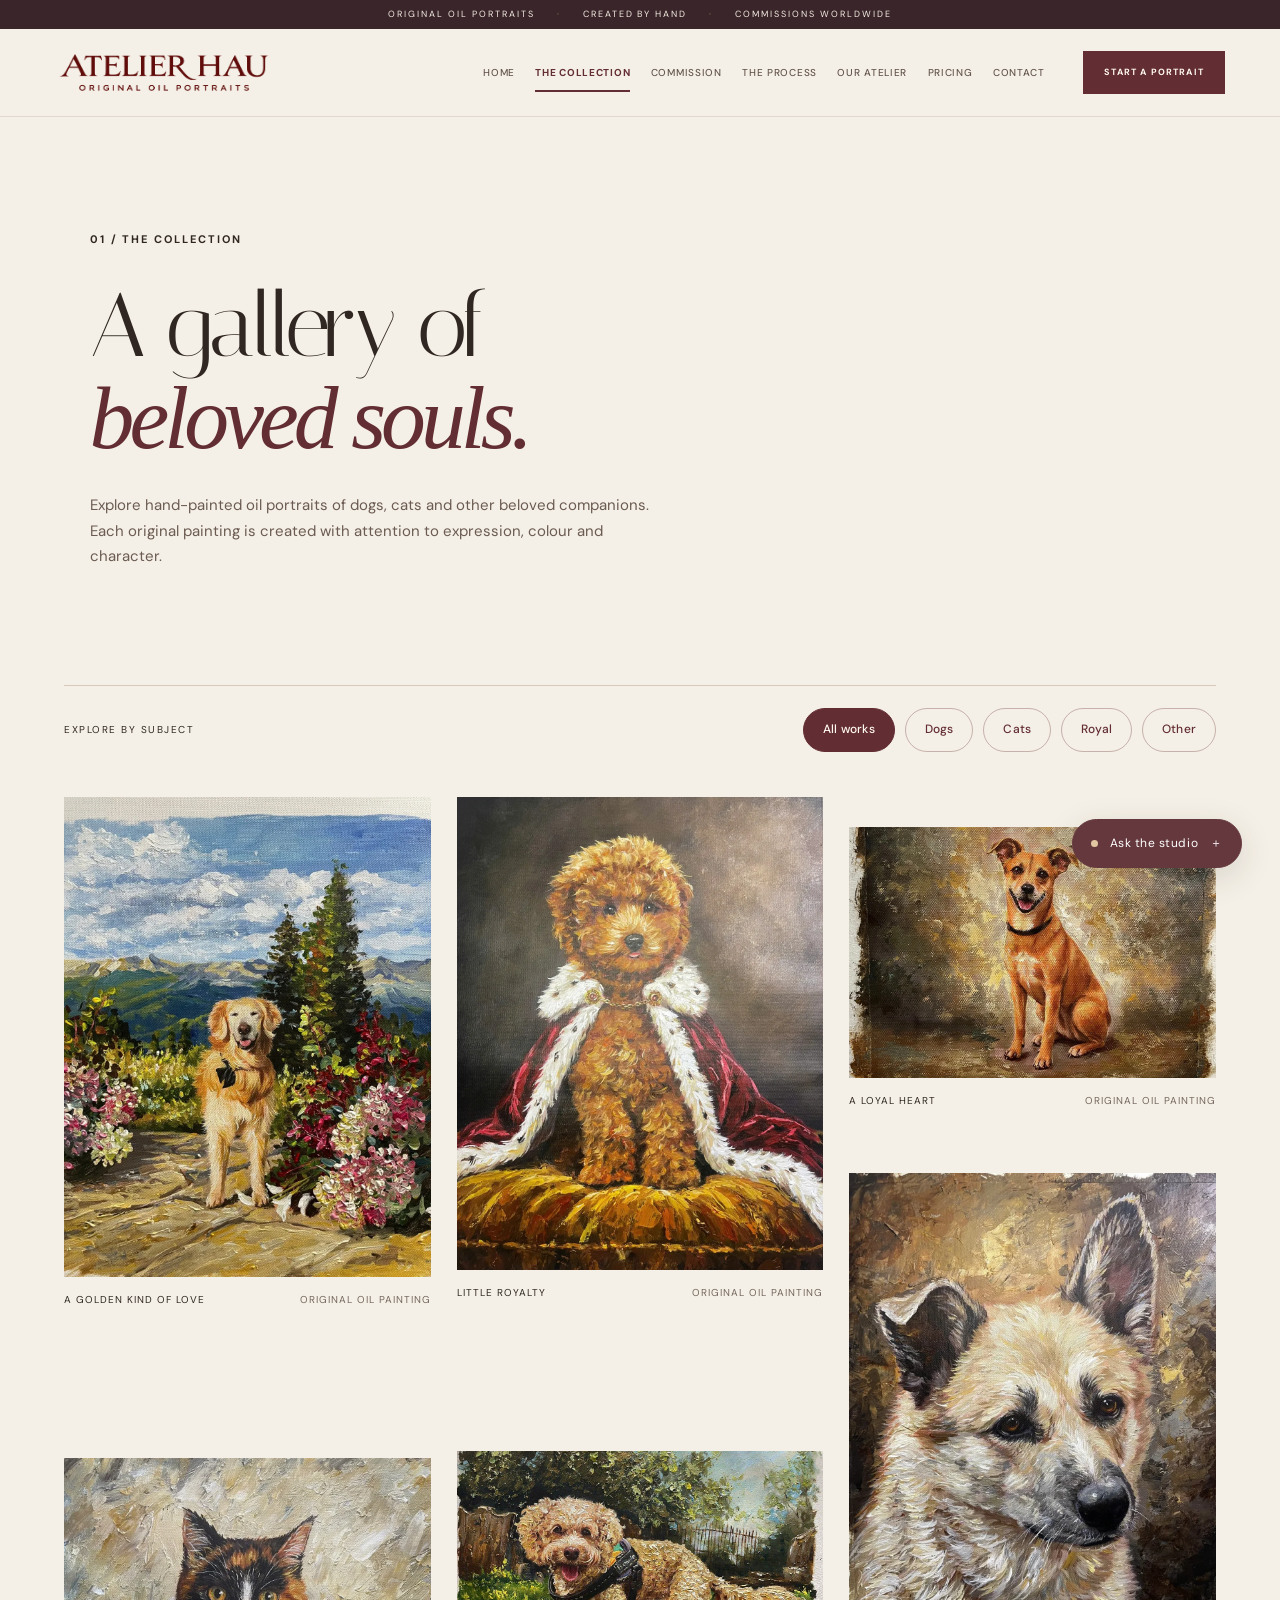
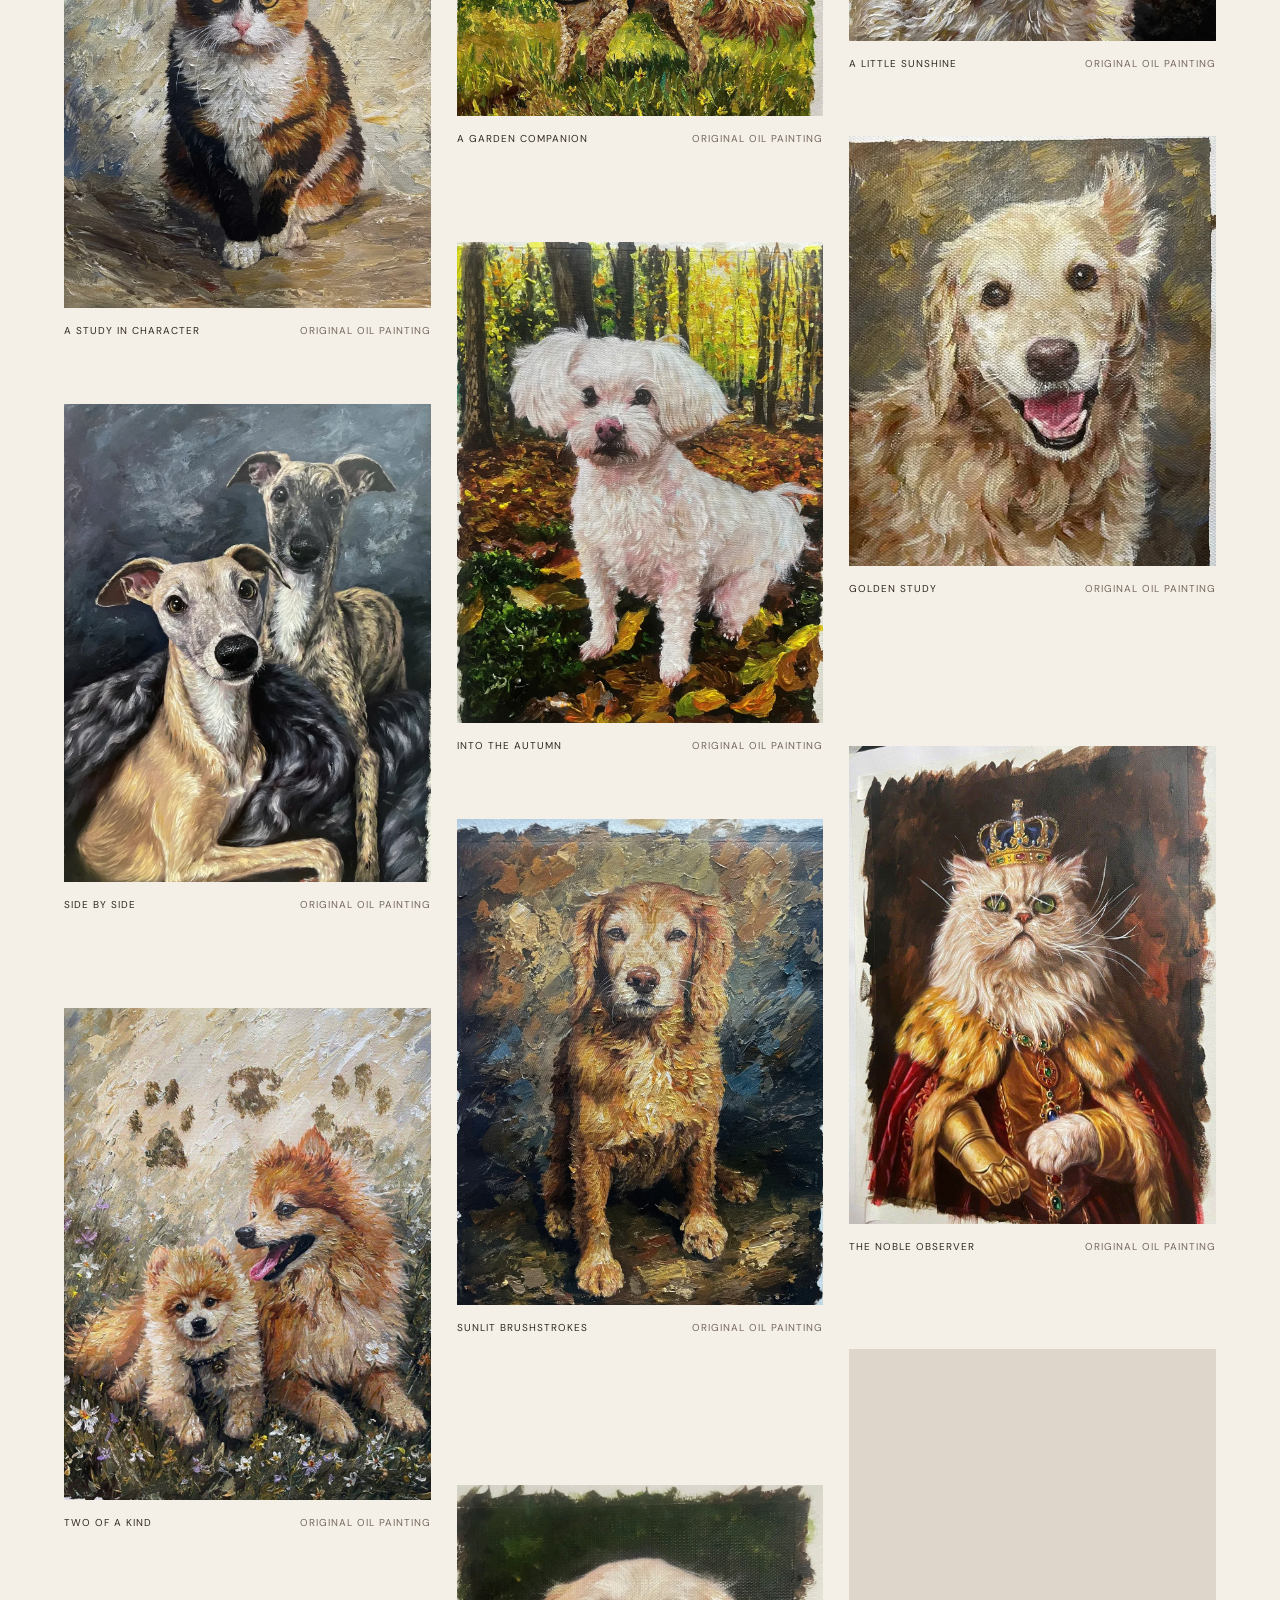
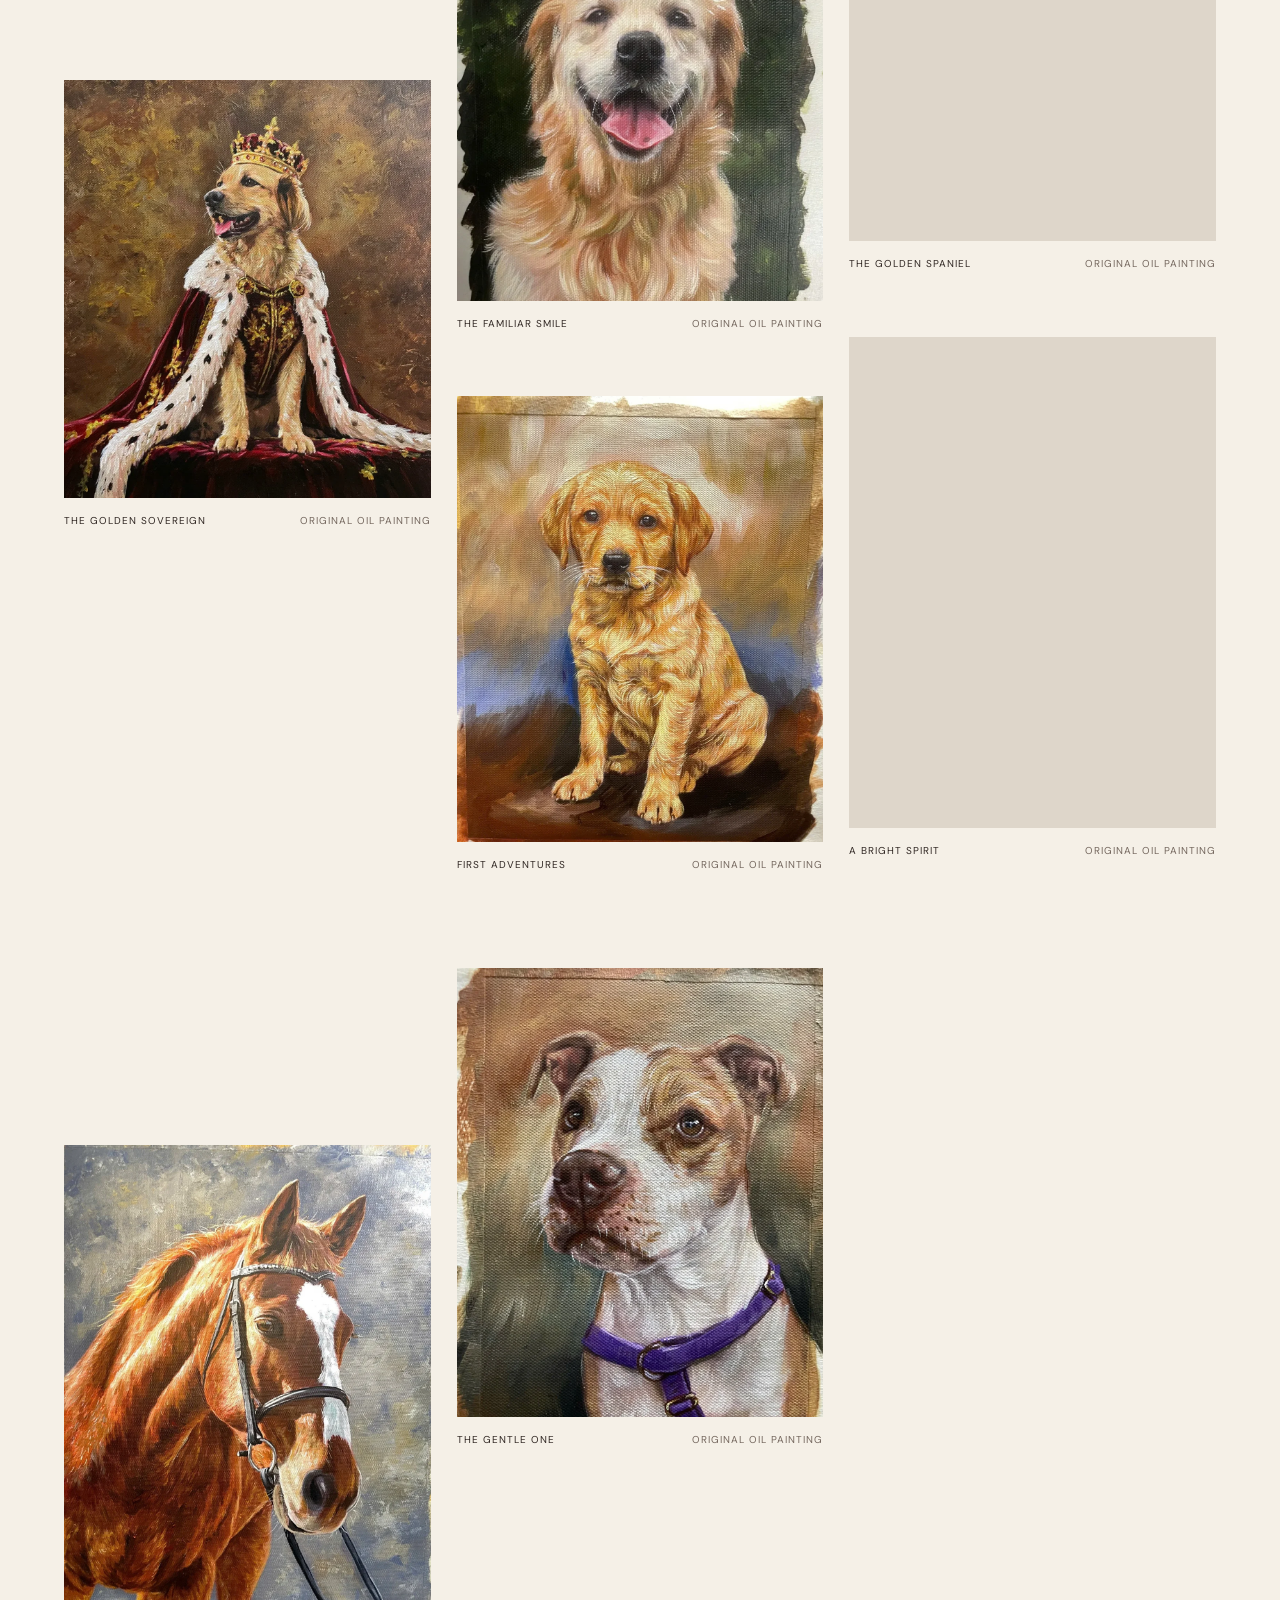
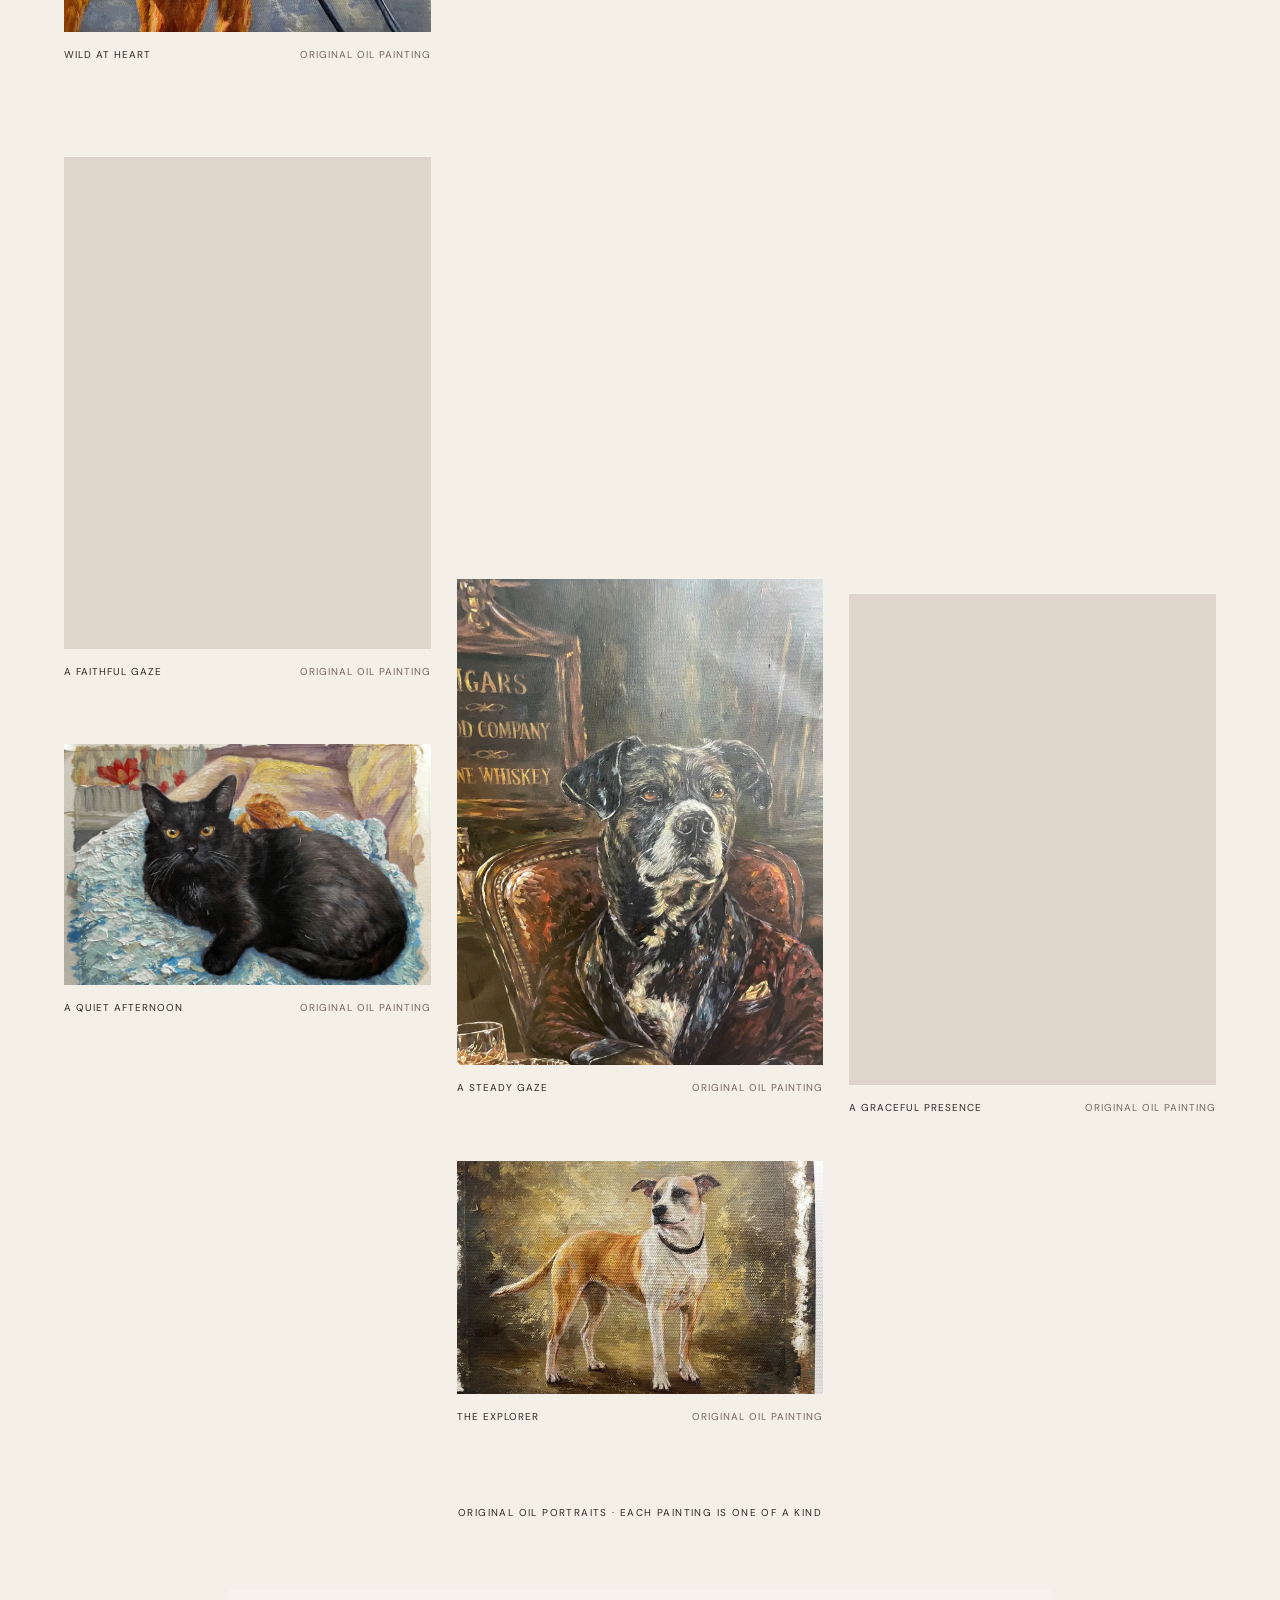
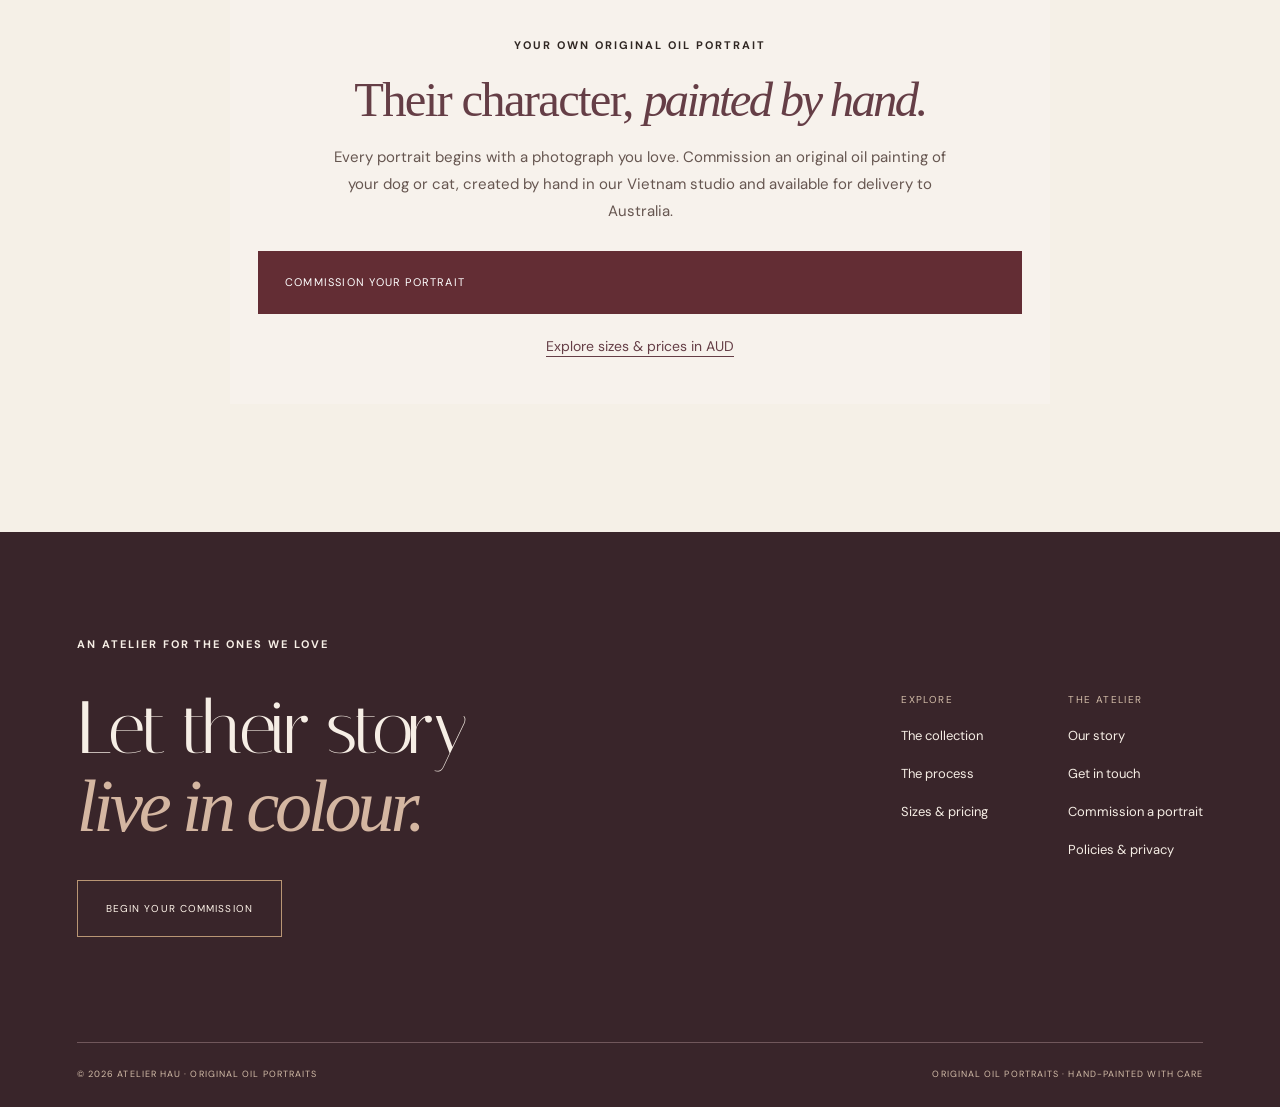
<file: gallery.html>
<!doctype html><html lang="en"><head><meta charset="utf-8"><meta name="viewport" content="width=device-width, initial-scale=1"><meta name="theme-color" content="#f2eee6"><meta name="description" content="Explore ATELIER HAU's collection of original oil pet portraits, including dogs, cats and regal compositions. Every artwork is individually painted by hand."><title>Hand-Painted Pet Portrait Gallery | ATELIER HAU</title><link rel="preconnect" href="https://fonts.googleapis.com"><link rel="preconnect" href="https://fonts.gstatic.com" crossorigin><link href="https://fonts.googleapis.com/css2?family=DM+Sans:wght@400;500;600;700&family=Italiana&display=swap" rel="stylesheet"><link href="style.css" rel="stylesheet"><link rel="stylesheet" href="assets/studio-help.css"><link rel="canonical" href="https://atelierhau.com/gallery"><link rel="icon" type="image/svg+xml" href="/assets/atelier-hau-favicon.svg?v=20261121-original"></head><body><div class="announcement">ORIGINAL OIL PORTRAITS <span aria-hidden="true">·</span> CREATED BY HAND <span aria-hidden="true">·</span> COMMISSIONS WORLDWIDE</div><header class="site-header"><a class="logo" href="index.html" aria-label="ATELIER HAU home"><img src="assets/atelier-hau-header-logo.png?v=20261109b" alt="ATELIER HAU — Original Oil Portraits" style="width:180px;max-width:100%;height:auto;object-fit:contain"></a><button class="mobile-menu" aria-label="Open navigation" aria-expanded="false"></button><nav class="navigation"><a href="index.html" class="">Home</a><a href="gallery.html" class="current">The collection</a><a href="commission.html" class="">Commission</a><a href="process.html" class="">The process</a><a href="about.html" class="">Our atelier</a><a href="pricing.html" class="">Pricing</a><a href="contact.html" class="">Contact</a></nav><a href="commission.html" class="header-cta">START A PORTRAIT </a></header><main><section class="inner-intro"><span class="eyebrow">01 / THE COLLECTION</span><h1>A gallery of<br><em>beloved souls.</em></h1><p>Explore hand-painted oil portraits of dogs, cats and other beloved companions. Each original painting is created with attention to expression, colour and character.</p></section><section class="gallery-wrap"><div class="filter-row"><span>EXPLORE BY SUBJECT</span><div class="filters"><button class="active" data-filter="all">All works</button><button data-filter="dog">Dogs</button><button data-filter="cat">Cats</button><button data-filter="royal">Royal</button><button data-filter="other">Other</button></div></div><div class="masonry"><article class="gallery-item" data-category="dog"><button class="gallery-image" aria-label="Enlarge A golden kind of love"><img class="" src="art/golden-retriever-mountain-garden.webp" alt="Original hand-painted oil portrait of a golden retriever in a mountain garden" loading="lazy"></button><div class="art-meta"><span>A GOLDEN KIND OF LOVE</span><span>ORIGINAL OIL PAINTING</span></div></article><article class="gallery-item" data-category="cat"><button class="gallery-image" aria-label="Enlarge A study in character"><img class="" src="art/calico-cat-impasto.webp" alt="Original textured oil painting of a calico cat with expressive eyes" loading="lazy"></button><div class="art-meta"><span>A STUDY IN CHARACTER</span><span>ORIGINAL OIL PAINTING</span></div></article><article class="gallery-item" data-category="dog"><button class="gallery-image" aria-label="Enlarge Side by side"><img class="" src="art/two-whippet-dogs.webp" alt="Hand-painted oil portrait of two whippet dogs together" loading="lazy"></button><div class="art-meta"><span>SIDE BY SIDE</span><span>ORIGINAL OIL PAINTING</span></div></article><article class="gallery-item" data-category="dog"><button class="gallery-image" aria-label="Enlarge two of a kind"><img src="assets/08-two-pomeranians.jpg" alt="two of a kind, original hand-painted oil portrait" loading="lazy" decoding="async"></button><div class="art-meta"><span>TWO OF A KIND</span><span>ORIGINAL OIL PAINTING</span></div></article><article class="gallery-item" data-category="royal dog"><button class="gallery-image" aria-label="Enlarge The golden sovereign"><img class="" src="art/royal-golden-retriever.webp" alt="Royal-style hand-painted oil portrait of a golden retriever" loading="lazy"></button><div class="art-meta"><span>THE GOLDEN SOVEREIGN</span><span>ORIGINAL OIL PAINTING</span></div></article><article class="gallery-item" data-category="cat"><button class="gallery-image" aria-label="Enlarge Among wildflowers"><img class="" src="art/tabby-cat-wildflower-meadow.webp" alt="Original oil portrait of a tabby cat among wildflowers" loading="lazy"></button><div class="art-meta"><span>AMONG WILDFLOWERS</span><span>ORIGINAL OIL PAINTING</span></div></article><article class="gallery-item" data-category="other"><button class="gallery-image" aria-label="Enlarge Wild at heart"><img class="" src="art/chestnut-horse-portrait.webp" alt="Hand-painted oil portrait of a chestnut horse" loading="lazy"></button><div class="art-meta"><span>WILD AT HEART</span><span>ORIGINAL OIL PAINTING</span></div></article><article class="gallery-item" data-category="dog"><button class="gallery-image" aria-label="Enlarge a faithful gaze"><img src="assets/04-shepherd-portrait.jpg" alt="a faithful gaze, original hand-painted oil portrait" loading="lazy" decoding="async"></button><div class="art-meta"><span>A FAITHFUL GAZE</span><span>ORIGINAL OIL PAINTING</span></div></article><article class="gallery-item" data-category="cat"><button class="gallery-image" aria-label="Enlarge A quiet afternoon"><img class="" src="art/black-cat-on-blue-blanket.webp" alt="Original hand-painted oil portrait of a black cat resting on a blue blanket" loading="lazy"></button><div class="art-meta"><span>A QUIET AFTERNOON</span><span>ORIGINAL OIL PAINTING</span></div></article><article class="gallery-item" data-category="royal dog"><button class="gallery-image" aria-label="Enlarge Little royalty"><img class="" src="art/royal-poodle-red-cape.webp" alt="Little royalty" loading="lazy"></button><div class="art-meta"><span>LITTLE ROYALTY</span><span>ORIGINAL OIL PAINTING</span></div></article><article class="gallery-item" data-category="dog"><button class="gallery-image" aria-label="Enlarge a garden companion"><img src="assets/09-poodle-in-garden.jpg" alt="a garden companion, original hand-painted oil portrait" loading="lazy" decoding="async"></button><div class="art-meta"><span>A GARDEN COMPANION</span><span>ORIGINAL OIL PAINTING</span></div></article><article class="gallery-item" data-category="dog"><button class="gallery-image" aria-label="Enlarge Into the autumn"><img class="" src="art/white-dog-autumn-forest.webp" alt="Into the autumn" loading="lazy"></button><div class="art-meta"><span>INTO THE AUTUMN</span><span>ORIGINAL OIL PAINTING</span></div></article><article class="gallery-item" data-category="dog"><button class="gallery-image" aria-label="Enlarge Sunlit brushstrokes"><img class="" src="art/golden-dog-impasto.webp" alt="Sunlit brushstrokes" loading="lazy"></button><div class="art-meta"><span>SUNLIT BRUSHSTROKES</span><span>ORIGINAL OIL PAINTING</span></div></article><article class="gallery-item" data-category="dog"><button class="gallery-image" aria-label="Enlarge The familiar smile"><img class="" src="art/smiling-golden-retriever.webp" alt="The familiar smile" loading="lazy"></button><div class="art-meta"><span>THE FAMILIAR SMILE</span><span>ORIGINAL OIL PAINTING</span></div></article><article class="gallery-item" data-category="dog"><button class="gallery-image" aria-label="Enlarge First adventures"><img class="" src="art/golden-retriever-puppy.webp" alt="First adventures" loading="lazy"></button><div class="art-meta"><span>FIRST ADVENTURES</span><span>ORIGINAL OIL PAINTING</span></div></article><article class="gallery-item" data-category="dog"><button class="gallery-image" aria-label="Enlarge The gentle one"><img class="" src="art/white-brown-dog-purple-collar.webp" alt="The gentle one" loading="lazy"></button><div class="art-meta"><span>THE GENTLE ONE</span><span>ORIGINAL OIL PAINTING</span></div></article><article class="gallery-item" data-category="dog"><button class="gallery-image" aria-label="Enlarge The little charmer"><img class="" src="art/small-brown-dog-impasto.webp" alt="The little charmer" loading="lazy"></button><div class="art-meta"><span>THE LITTLE CHARMER</span><span>ORIGINAL OIL PAINTING</span></div></article><article class="gallery-item" data-category="dog"><button class="gallery-image" aria-label="Enlarge A steady gaze"><img class="" src="art/black-dog-classic-portrait.webp" alt="A steady gaze" loading="lazy"></button><div class="art-meta"><span>A STEADY GAZE</span><span>ORIGINAL OIL PAINTING</span></div></article><article class="gallery-item" data-category="dog"><button class="gallery-image" aria-label="Enlarge The explorer"><img class="" src="art/standing-tan-white-dog.webp" alt="The explorer" loading="lazy"></button><div class="art-meta"><span>THE EXPLORER</span><span>ORIGINAL OIL PAINTING</span></div></article><article class="gallery-item" data-category="dog"><button class="gallery-image" aria-label="Enlarge A loyal heart"><img class="" src="art/seated-tan-dog.webp" alt="A loyal heart" loading="lazy"></button><div class="art-meta"><span>A LOYAL HEART</span><span>ORIGINAL OIL PAINTING</span></div></article><article class="gallery-item" data-category="dog"><button class="gallery-image" aria-label="Enlarge A little sunshine"><img class="" src="art/small-cream-dog-closeup.webp" alt="A little sunshine" loading="lazy"></button><div class="art-meta"><span>A LITTLE SUNSHINE</span><span>ORIGINAL OIL PAINTING</span></div></article><article class="gallery-item" data-category="dog"><button class="gallery-image" aria-label="Enlarge Golden study"><img class="" src="art/golden-retriever-study.webp" alt="Golden study" loading="lazy"></button><div class="art-meta"><span>GOLDEN STUDY</span><span>ORIGINAL OIL PAINTING</span></div></article><article class="gallery-item" data-category="royal cat"><button class="gallery-image" aria-label="Enlarge the noble observer"><img src="assets/01-royal-cat.jpg" alt="the noble observer, original hand-painted oil portrait" loading="lazy" decoding="async"></button><div class="art-meta"><span>THE NOBLE OBSERVER</span><span>ORIGINAL OIL PAINTING</span></div></article><article class="gallery-item" data-category="dog"><button class="gallery-image" aria-label="Enlarge the golden spaniel"><img src="assets/05-spaniel-portrait.jpg" alt="the golden spaniel, original hand-painted oil portrait" loading="lazy" decoding="async"></button><div class="art-meta"><span>THE GOLDEN SPANIEL</span><span>ORIGINAL OIL PAINTING</span></div></article><article class="gallery-item" data-category="dog"><button class="gallery-image" aria-label="Enlarge a bright spirit"><img src="assets/06-border-collie.jpg" alt="a bright spirit, original hand-painted oil portrait" loading="lazy" decoding="async"></button><div class="art-meta"><span>A BRIGHT SPIRIT</span><span>ORIGINAL OIL PAINTING</span></div></article><article class="gallery-item" data-category="dog"><button class="gallery-image" aria-label="Enlarge the gentle spaniel"><img src="assets/07-black-white-spaniel.jpg" alt="the gentle spaniel, original hand-painted oil portrait" loading="lazy" decoding="async"></button><div class="art-meta"><span>THE GENTLE SPANIEL</span><span>ORIGINAL OIL PAINTING</span></div></article><article class="gallery-item" data-category="dog"><button class="gallery-image" aria-label="Enlarge among the flowers"><img src="assets/10-dog-in-garden.jpg" alt="among the flowers, original hand-painted oil portrait" loading="lazy" decoding="async"></button><div class="art-meta"><span>AMONG THE FLOWERS</span><span>ORIGINAL OIL PAINTING</span></div></article><article class="gallery-item" data-category="dog"><button class="gallery-image" aria-label="Enlarge a graceful presence"><img src="assets/12-whippet-portrait.jpg" alt="a graceful presence, original hand-painted oil portrait" loading="lazy" decoding="async"></button><div class="art-meta"><span>A GRACEFUL PRESENCE</span><span>ORIGINAL OIL PAINTING</span></div></article></div><p class="gallery-end">ORIGINAL OIL PORTRAITS · EACH PAINTING IS ONE OF A KIND</p><div class="gallery-commission-invite" aria-labelledby="gallery-commission-heading"><span class="eyebrow">YOUR OWN ORIGINAL OIL PORTRAIT</span><h2 id="gallery-commission-heading">Their character, <em>painted by hand.</em></h2><p>Every portrait begins with a photograph you love. Commission an original oil painting of your dog or cat, created by hand in our Vietnam studio and available for delivery to Australia.</p><div class="gallery-commission-actions"><a class="action-main" href="commission.html#portrait-builder">COMMISSION YOUR PORTRAIT</a><a class="gallery-commission-prices" href="pricing.html">Explore sizes &amp; prices in AUD</a></div></div></section><style>.gallery-commission-invite{max-width:820px;margin:68px auto 8px;padding:44px 28px 46px;text-align:center;background:#f7f2ec}.gallery-commission-invite h2{font:normal clamp(30px,3.8vw,49px) Georgia,serif;color:#653e46;margin:16px 0}.gallery-commission-invite h2 em{font-style:italic}.gallery-commission-invite p{max-width:620px;margin:0 auto 26px;line-height:1.8;color:#665650}.gallery-commission-actions{display:flex;align-items:center;justify-content:center;gap:22px;flex-wrap:wrap}.gallery-commission-prices{color:#653e46;text-decoration:underline;text-underline-offset:5px;font-size:14px}@media(max-width:600px){.gallery-commission-invite{margin:40px 0 0;padding:34px 20px}.gallery-commission-actions{flex-direction:column;gap:20px}}</style></main><footer class="footer"><div class="footer-top"><div><span class="eyebrow">AN ATELIER FOR THE ONES WE LOVE</span><h2>Let their story<br><em>live in colour.</em></h2><a href="commission.html" class="footer-button">BEGIN YOUR COMMISSION</a></div><div class="footer-links"><div><span>EXPLORE</span><a href="gallery.html">The collection</a><a href="process.html">The process</a><a href="pricing.html">Sizes & pricing</a></div><div><span>THE ATELIER</span><a href="about.html">Our story</a><a href="contact.html">Get in touch</a><a href="commission.html">Commission a portrait</a><a href="policies.html">Policies &amp; privacy</a></div></div></div><div class="footer-bottom"><span>© 2026 ATELIER HAU · ORIGINAL OIL PORTRAITS</span><span>ORIGINAL OIL PORTRAITS · HAND-PAINTED WITH CARE</span></div></footer><div class="lightbox" role="dialog" aria-label="Artwork enlarged" aria-modal="true" aria-hidden="true" tabindex="-1"><button class="lightbox-close" aria-label="Close artwork" type="button">×</button><button class="lightbox-prev" aria-label="Previous artwork" type="button">‹</button><figure class="lightbox-figure"><img alt="Enlarged artwork"><figcaption class="lightbox-caption"></figcaption></figure><button class="lightbox-next" aria-label="Next artwork" type="button">›</button><div class="lightbox-count" aria-live="polite"></div></div><script src="site.js" defer></script><script src="assets/studio-help.js" defer></script><script src="assets/analytics.js" defer></script></body></html>
</file>
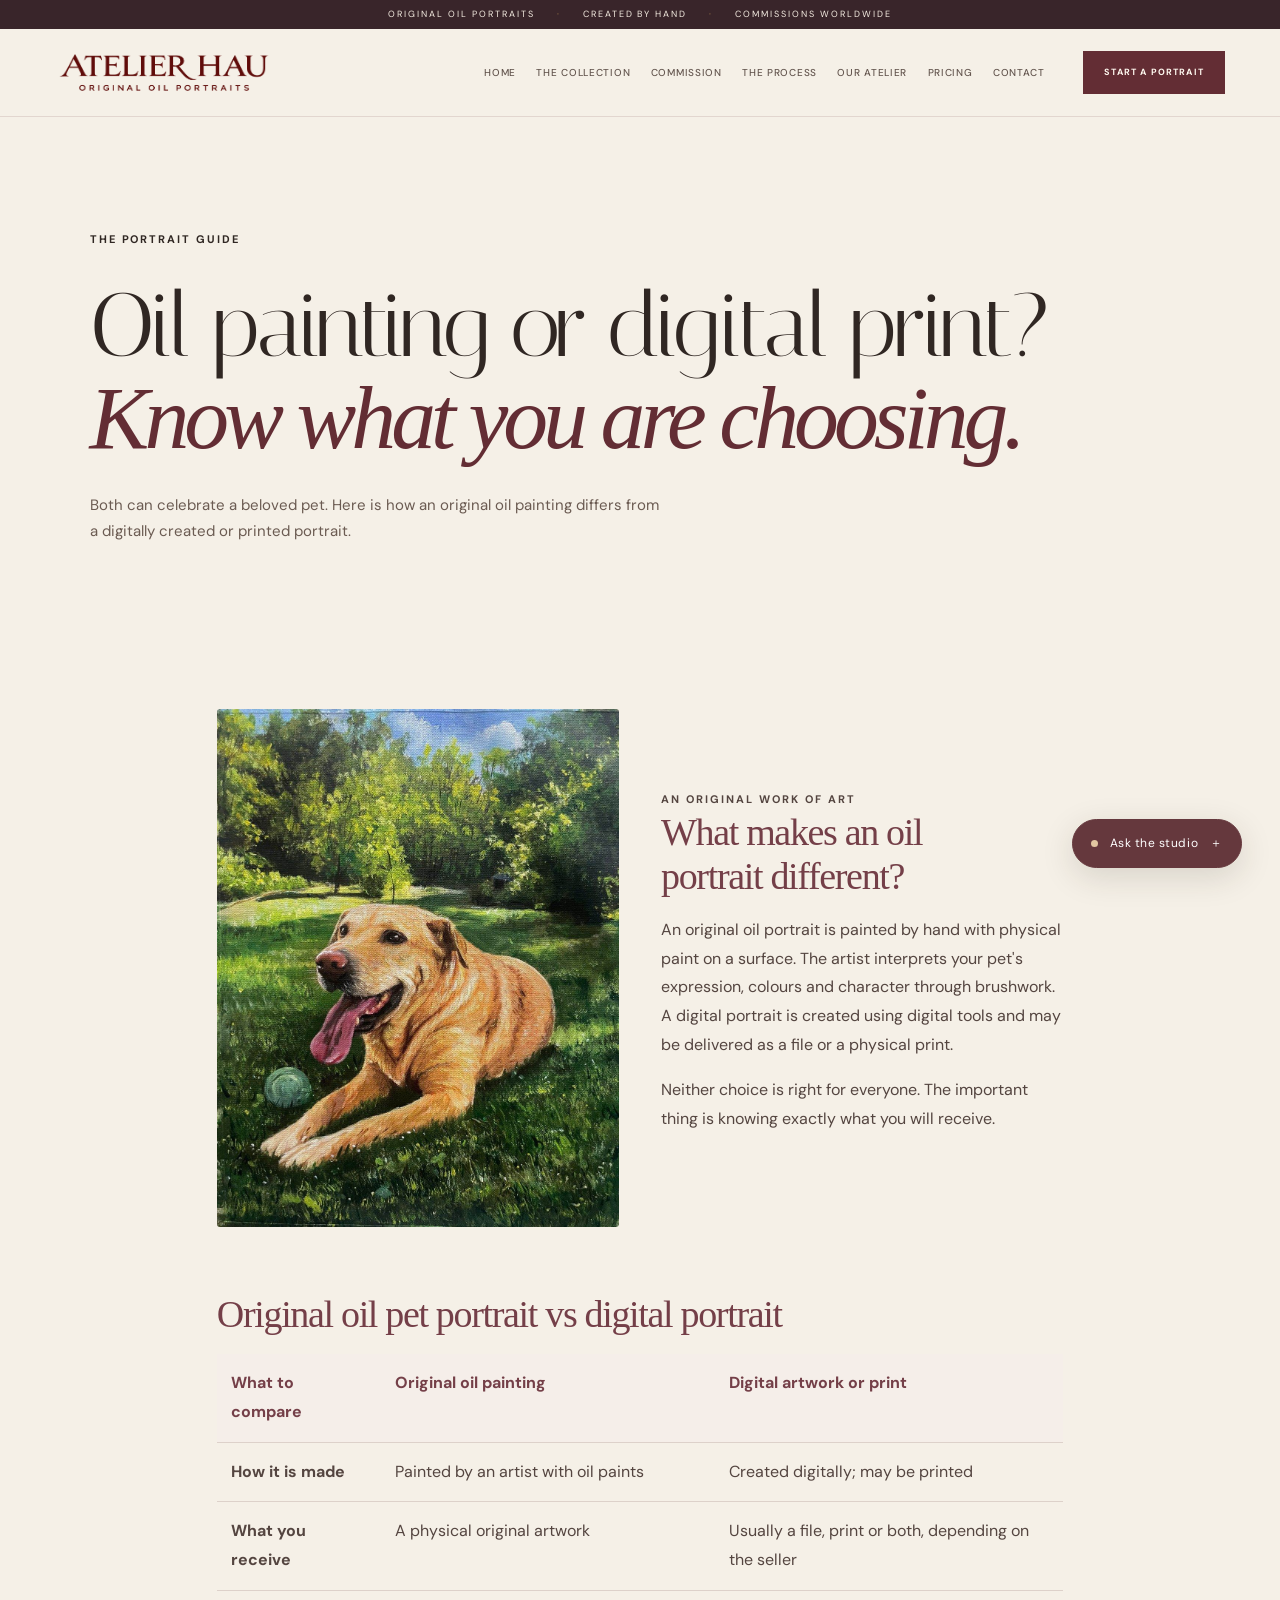
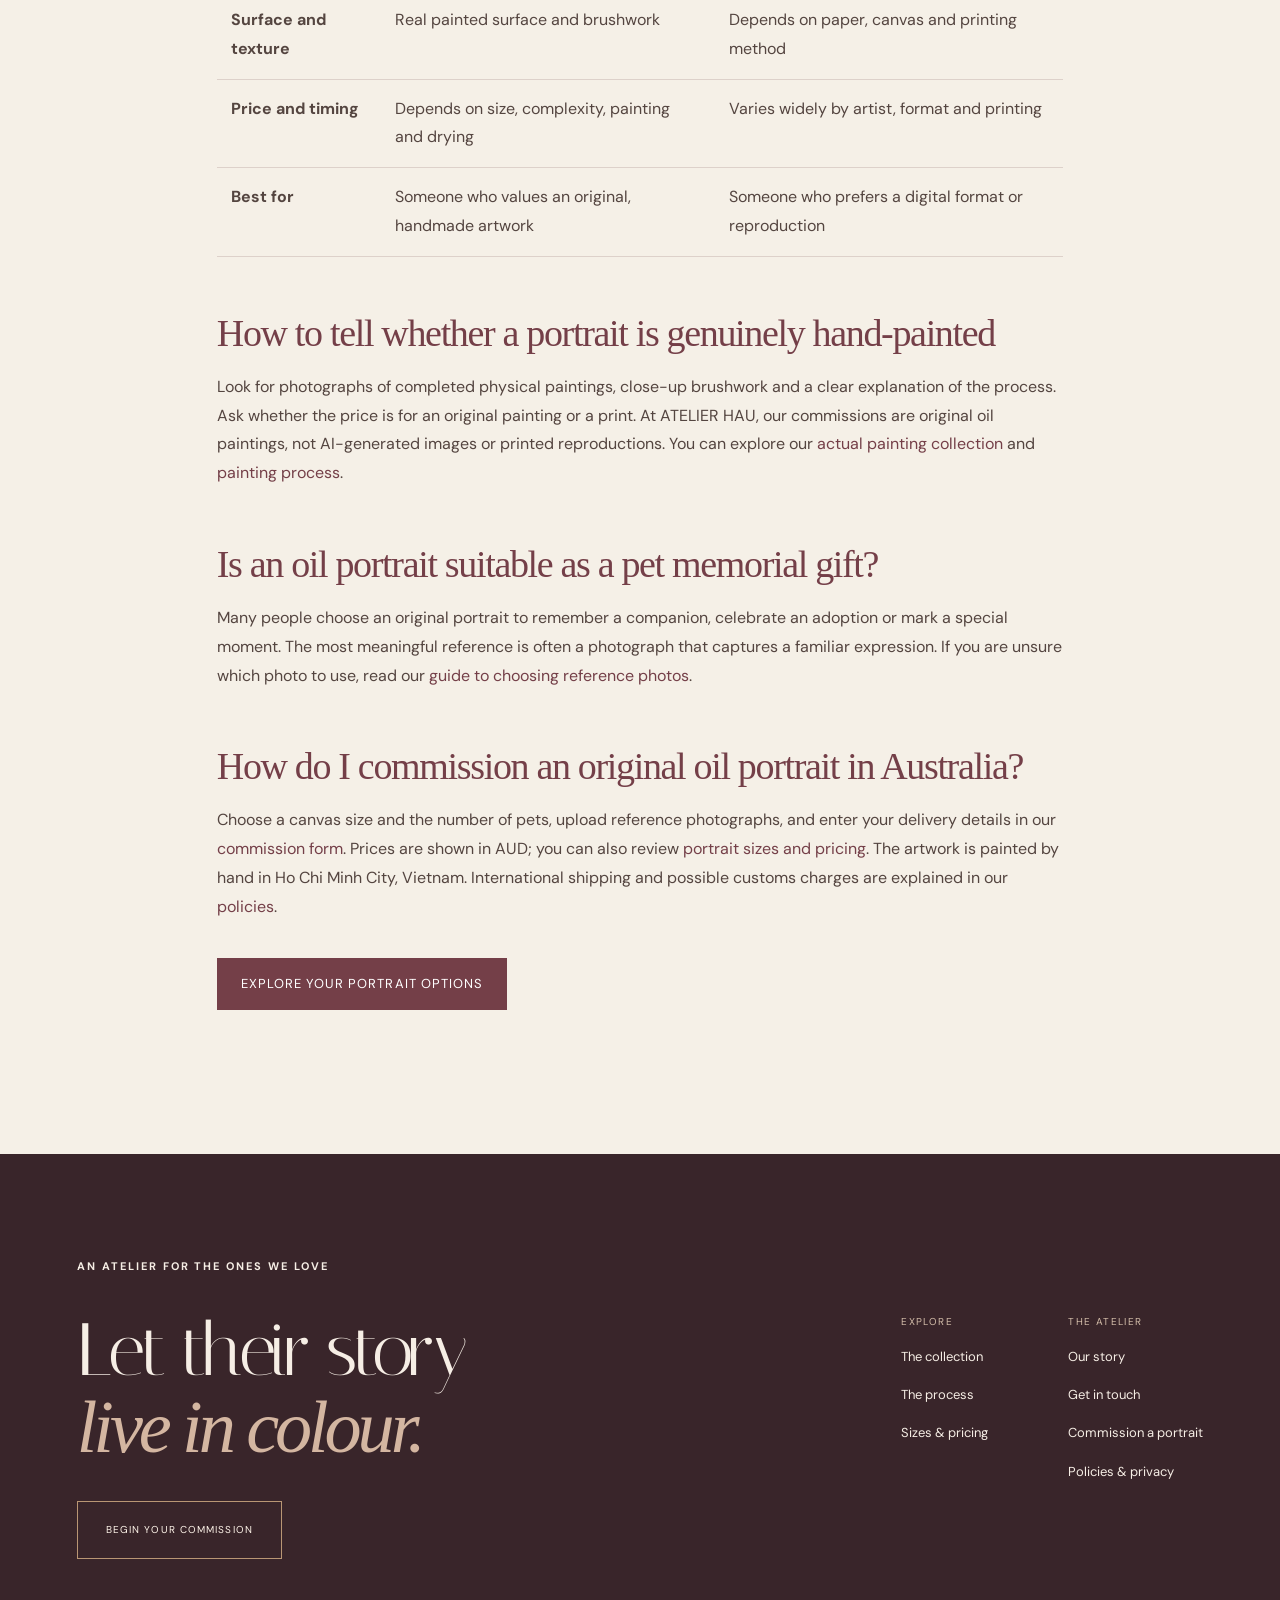
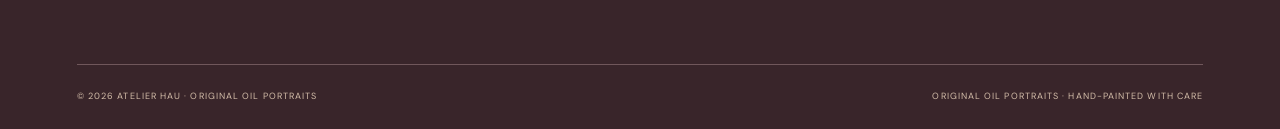
<file: oil-vs-digital-pet-portrait.html>
<!doctype html><html lang="en"><head><meta charset="utf-8"><meta name="viewport" content="width=device-width, initial-scale=1"><meta name="theme-color" content="#f2eee6"><meta name="description" content="Compare original hand-painted oil pet portraits with digital portraits and prints. Learn about texture, artwork, pricing and how to choose a portrait for your dog or cat."><title>Oil Pet Portrait vs Digital Print: What to Choose | ATELIER HAU</title><link rel="preconnect" href="https://fonts.googleapis.com"><link rel="preconnect" href="https://fonts.gstatic.com" crossorigin><link href="https://fonts.googleapis.com/css2?family=DM+Sans:wght@400;500;600;700&family=Italiana&display=swap" rel="stylesheet"><link href="style.css" rel="stylesheet"><link rel="stylesheet" href="assets/studio-help.css"><link rel="canonical" href="https://atelierhau.com/oil-vs-digital-pet-portrait"><meta property="og:type" content="article"><meta property="og:site_name" content="ATELIER HAU"><meta property="og:title" content="Oil Pet Portrait vs Digital Print: What to Choose | ATELIER HAU"><meta property="og:description" content="Compare original hand-painted oil pet portraits with digital portraits and prints. Learn about texture, artwork, pricing and how to choose a portrait for your dog or cat."><meta property="og:url" content="https://atelierhau.com/oil-vs-digital-pet-portrait"><meta property="og:image" content="https://atelierhau.com/assets/10-dog-in-garden.jpg"><meta name="twitter:card" content="summary_large_image"><script type="application/ld+json">{"@context":"https://schema.org","@type":"Article","headline":"Oil Pet Portrait vs Digital Print: What to Choose","description":"Compare original hand-painted oil pet portraits with digital portraits and prints. Learn about texture, artwork, pricing and how to choose a portrait for your dog or cat.","mainEntityOfPage":"https://atelierhau.com/oil-vs-digital-pet-portrait","author":{"@type":"Organization","name":"ATELIER HAU","url":"https://atelierhau.com/"},"publisher":{"@type":"Organization","name":"ATELIER HAU","url":"https://atelierhau.com/"},"image":"https://atelierhau.com/assets/10-dog-in-garden.jpg"}</script><link rel="icon" type="image/svg+xml" href="/assets/atelier-hau-favicon.svg?v=20261121-original"></head><body><div class="announcement">ORIGINAL OIL PORTRAITS <span aria-hidden="true">·</span> CREATED BY HAND <span aria-hidden="true">·</span> COMMISSIONS WORLDWIDE</div><header class="site-header"><a class="logo" href="index.html" aria-label="ATELIER HAU home"><img src="assets/atelier-hau-header-logo.png?v=20261109b" alt="ATELIER HAU — Original Oil Portraits" style="width:180px;max-width:100%;height:auto;object-fit:contain"></a><button class="mobile-menu" aria-label="Open navigation" aria-expanded="false"></button><nav class="navigation"><a href="index.html" class="">Home</a><a href="gallery.html" class="">The collection</a><a href="commission.html" class="">Commission</a><a href="process.html" class="">The process</a><a href="about.html" class="">Our atelier</a><a href="pricing.html" class="">Pricing</a><a href="contact.html" class="">Contact</a></nav><a href="commission.html" class="header-cta">START A PORTRAIT </a></header><main><section class="inner-intro"><span class="eyebrow">THE PORTRAIT GUIDE</span><h1>Oil painting or digital print?<br><em>Know what you are choosing.</em></h1><p>Both can celebrate a beloved pet. Here is how an original oil painting differs from a digitally created or printed portrait.</p></section><article class="photo-guide"><div class="photo-guide-lead"><img src="assets/10-dog-in-garden.jpg" alt="Original hand-painted oil dog portrait in the ATELIER HAU collection" width="640" loading="eager"><div><span class="eyebrow">AN ORIGINAL WORK OF ART</span><h2>What makes an oil portrait different?</h2><p>An original oil portrait is painted by hand with physical paint on a surface. The artist interprets your pet's expression, colours and character through brushwork. A digital portrait is created using digital tools and may be delivered as a file or a physical print.</p><p>Neither choice is right for everyone. The important thing is knowing exactly what you will receive.</p></div></div><section><h2>Original oil pet portrait vs digital portrait</h2><div class="compare-wrap"><table class="compare-table"><thead><tr><th>What to compare</th><th>Original oil painting</th><th>Digital artwork or print</th></tr></thead><tbody><tr><th>How it is made</th><td>Painted by an artist with oil paints</td><td>Created digitally; may be printed</td></tr><tr><th>What you receive</th><td>A physical original artwork</td><td>Usually a file, print or both, depending on the seller</td></tr><tr><th>Surface and texture</th><td>Real painted surface and brushwork</td><td>Depends on paper, canvas and printing method</td></tr><tr><th>Price and timing</th><td>Depends on size, complexity, painting and drying</td><td>Varies widely by artist, format and printing</td></tr><tr><th>Best for</th><td>Someone who values an original, handmade artwork</td><td>Someone who prefers a digital format or reproduction</td></tr></tbody></table></div></section><section><h2>How to tell whether a portrait is genuinely hand-painted</h2><p>Look for photographs of completed physical paintings, close-up brushwork and a clear explanation of the process. Ask whether the price is for an original painting or a print. At ATELIER HAU, our commissions are original oil paintings, not AI-generated images or printed reproductions. You can explore our <a href="gallery.html">actual painting collection</a> and <a href="process.html">painting process</a>.</p></section><section><h2>Is an oil portrait suitable as a pet memorial gift?</h2><p>Many people choose an original portrait to remember a companion, celebrate an adoption or mark a special moment. The most meaningful reference is often a photograph that captures a familiar expression. If you are unsure which photo to use, read our <a href="pet-portrait-photo-guide.html">guide to choosing reference photos</a>.</p></section><section><h2>How do I commission an original oil portrait in Australia?</h2><p>Choose a canvas size and the number of pets, upload reference photographs, and enter your delivery details in our <a href="commission.html">commission form</a>. Prices are shown in AUD; you can also review <a href="pricing.html">portrait sizes and pricing</a>. The artwork is painted by hand in Ho Chi Minh City, Vietnam. International shipping and possible customs charges are explained in our <a href="policies.html">policies</a>.</p><a class="guide-cta" href="commission.html">EXPLORE YOUR PORTRAIT OPTIONS</a></section></article><style>.photo-guide{max-width:1000px;margin:0 auto;padding:30px 6% 90px;color:#544540}.photo-guide section{margin:54px 0}.photo-guide h2{font:normal clamp(26px,3vw,38px) Georgia,serif;color:#743f48;margin:0 0 18px}.photo-guide p,.photo-guide td,.photo-guide th{line-height:1.8;font-size:16px}.photo-guide a{color:#743f48;text-underline-offset:4px}.photo-guide-lead{display:grid;grid-template-columns:1fr 1fr;gap:42px;align-items:center;margin:20px 0 65px}.photo-guide-lead img{width:100%;height:auto;border-radius:3px}.photo-guide .guide-cta{display:inline-block;margin-top:20px;padding:16px 24px;background:#743f48;color:#fff;text-decoration:none;font-size:13px;letter-spacing:.08em}.compare-wrap{overflow-x:auto}.compare-table{border-collapse:collapse;width:100%;min-width:600px}.compare-table th,.compare-table td{text-align:left;border-bottom:1px solid #ddd1ca;padding:15px 14px;vertical-align:top}.compare-table thead th{background:#f5eee9;color:#743f48}@media(max-width:700px){.photo-guide-lead{grid-template-columns:1fr;gap:24px}.photo-guide{padding-bottom:55px}}</style></main><footer class="footer"><div class="footer-top"><div><span class="eyebrow">AN ATELIER FOR THE ONES WE LOVE</span><h2>Let their story<br><em>live in colour.</em></h2><a href="commission.html" class="footer-button">BEGIN YOUR COMMISSION</a></div><div class="footer-links"><div><span>EXPLORE</span><a href="gallery.html">The collection</a><a href="process.html">The process</a><a href="pricing.html">Sizes & pricing</a></div><div><span>THE ATELIER</span><a href="about.html">Our story</a><a href="contact.html">Get in touch</a><a href="commission.html">Commission a portrait</a><a href="policies.html">Policies &amp; privacy</a></div></div></div><div class="footer-bottom"><span>© 2026 ATELIER HAU · ORIGINAL OIL PORTRAITS</span><span>ORIGINAL OIL PORTRAITS · HAND-PAINTED WITH CARE</span></div></footer><div class="lightbox" role="dialog" aria-label="Artwork enlarged" aria-modal="true"><button class="lightbox-close" aria-label="Close">×</button><img alt="Enlarged artwork"></div><script src="site.js" defer></script><script src="assets/studio-help.js" defer></script><script src="assets/atelier-film.js?v=20261116-cheerful-2" defer></script><script src="assets/analytics.js" defer></script></body></html>
</file>
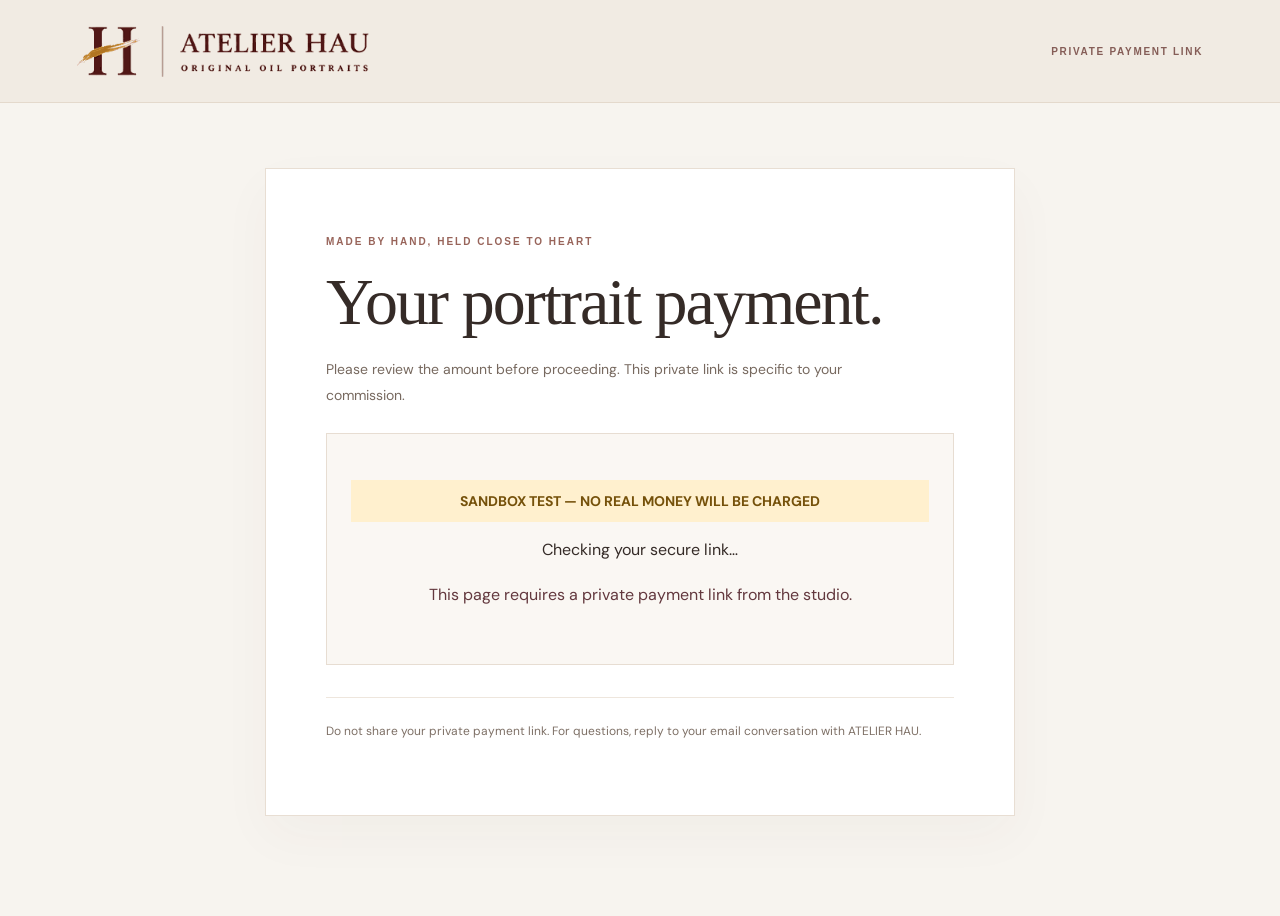
<file: payment.html>
<!doctype html>
<html lang="en">
<head>
<meta charset="utf-8"><script>if(location.hostname==="atelierhau.com"||location.hostname==="www.atelierhau.com"){location.replace("/commission.html");}</script><meta name="viewport" content="width=device-width,initial-scale=1">
<meta name="robots" content="noindex,nofollow,noarchive"><meta name="referrer" content="no-referrer">
<meta http-equiv="Cache-Control" content="no-store">
<title>Secure Sandbox Payment | ATELIER HAU</title>
<link rel="stylesheet" href="assets/style.css"><link rel="stylesheet" href="assets/shipping.css">
<style>
.payment-panel{border:1px solid #e7ddd2;background:#faf7f3;padding:32px 24px;margin:24px 0;text-align:center}
.payment-panel h2{font-family:Georgia,serif;font-size:32px;line-height:1.2;margin:10px 0;color:#392f2a}
.payment-panel .amount{font-size:34px;font-weight:600;color:#63383e;margin:12px 0}
.payment-panel p{line-height:1.7}
.payment-panel .sandbox{background:#fff0ce;color:#75510a;padding:12px;margin:14px 0;font-size:14px;font-weight:700}
#paypal-buttons{max-width:420px;margin:24px auto 0}
#payment-message{margin:18px 0;line-height:1.7;color:#63383e}
</style>
</head>
<body class="shipping-page">
<header class="shipping-header"><a href="index.html" class="shipping-brand">ATELIER HAU</a><span>PRIVATE PAYMENT LINK</span></header>
<main class="shipping-main"><section class="shipping-card">
<span class="shipping-eyebrow">Made by hand, held close to heart</span>
<h1>Your portrait payment.</h1>
<p class="shipping-intro">Please review the amount before proceeding. This private link is specific to your commission.</p>
<section class="payment-panel" aria-live="polite">
<div class="sandbox">SANDBOX TEST — NO REAL MONEY WILL BE CHARGED</div>
<p id="payment-reference">Checking your secure link…</p>
<h2 id="payment-stage"></h2>
<div class="amount" id="payment-amount"></div>
<p id="payment-message" role="status"></p>
<div id="paypal-buttons"></div>
</section>
<p class="shipping-footer">Do not share your private payment link. For questions, reply to your email conversation with ATELIER HAU.</p>
</section></main>
<script defer src="assets/payment.js"></script>
</body></html>
</file>
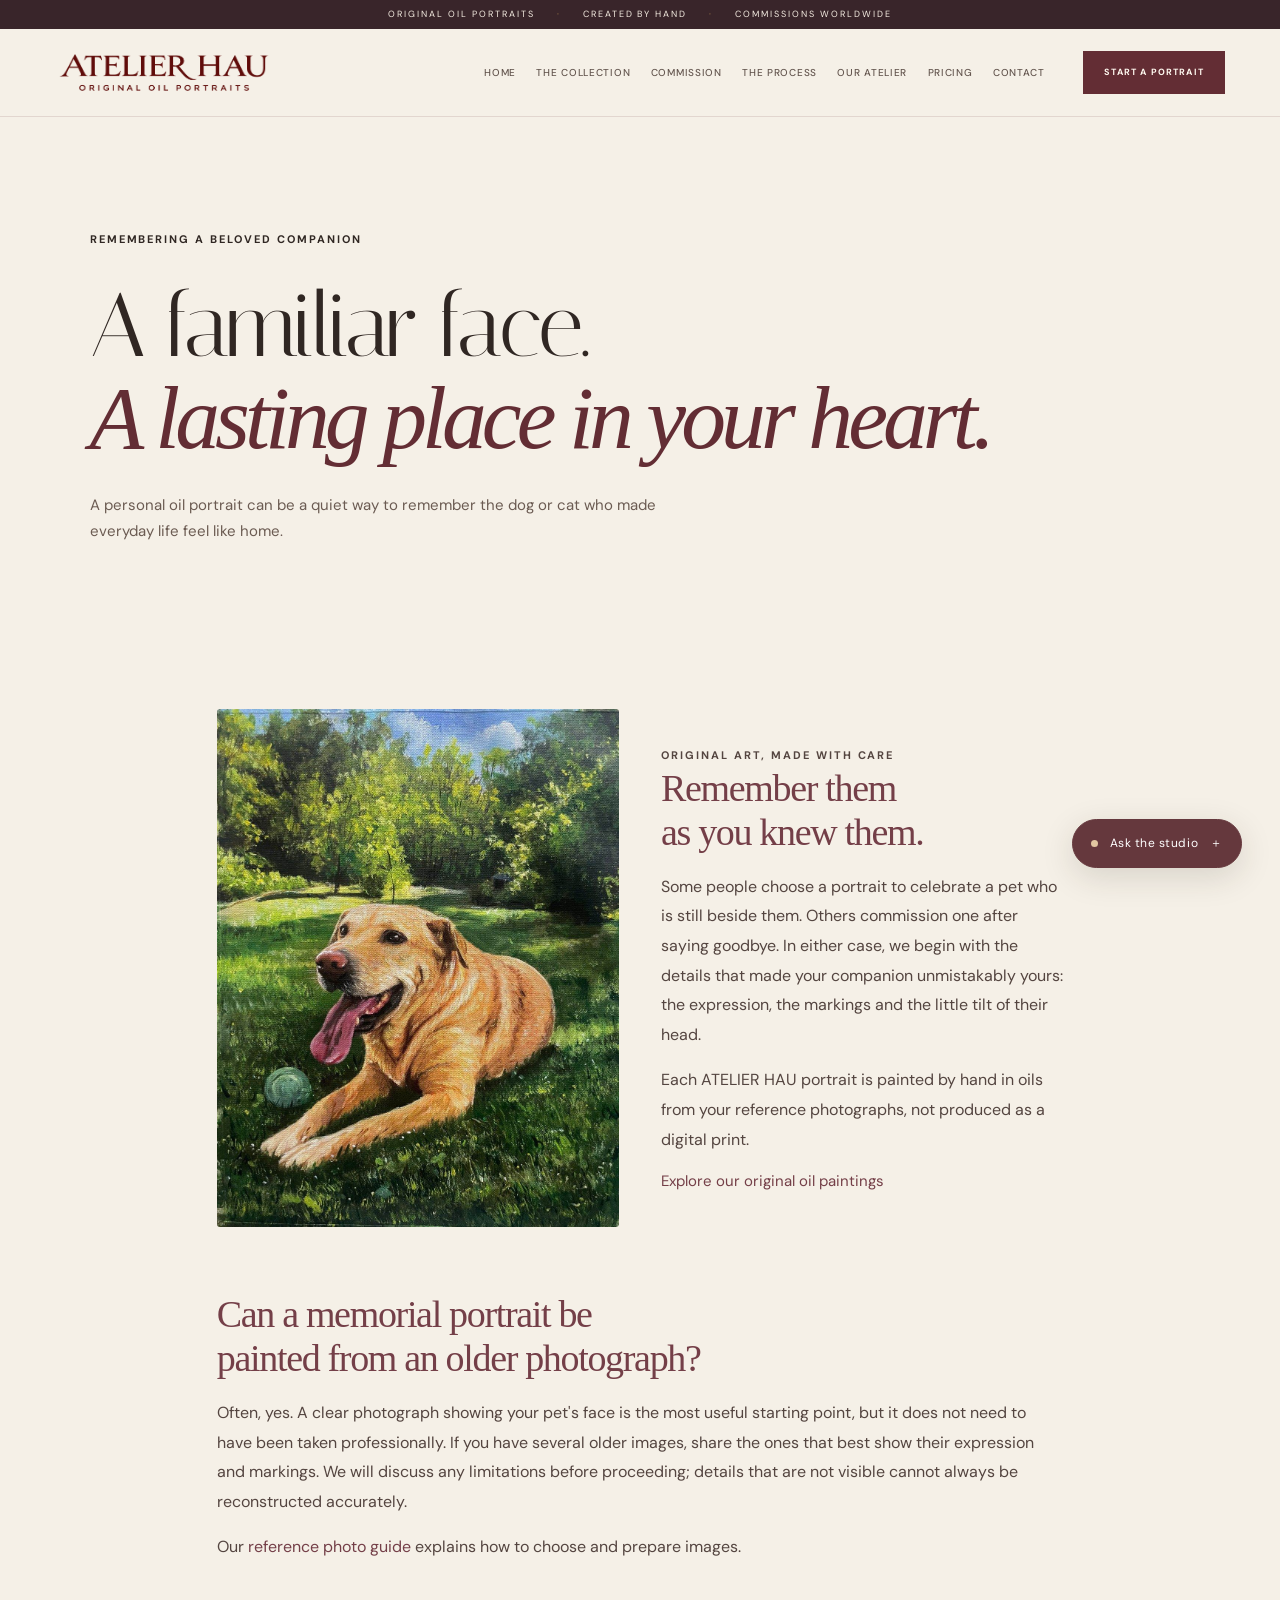
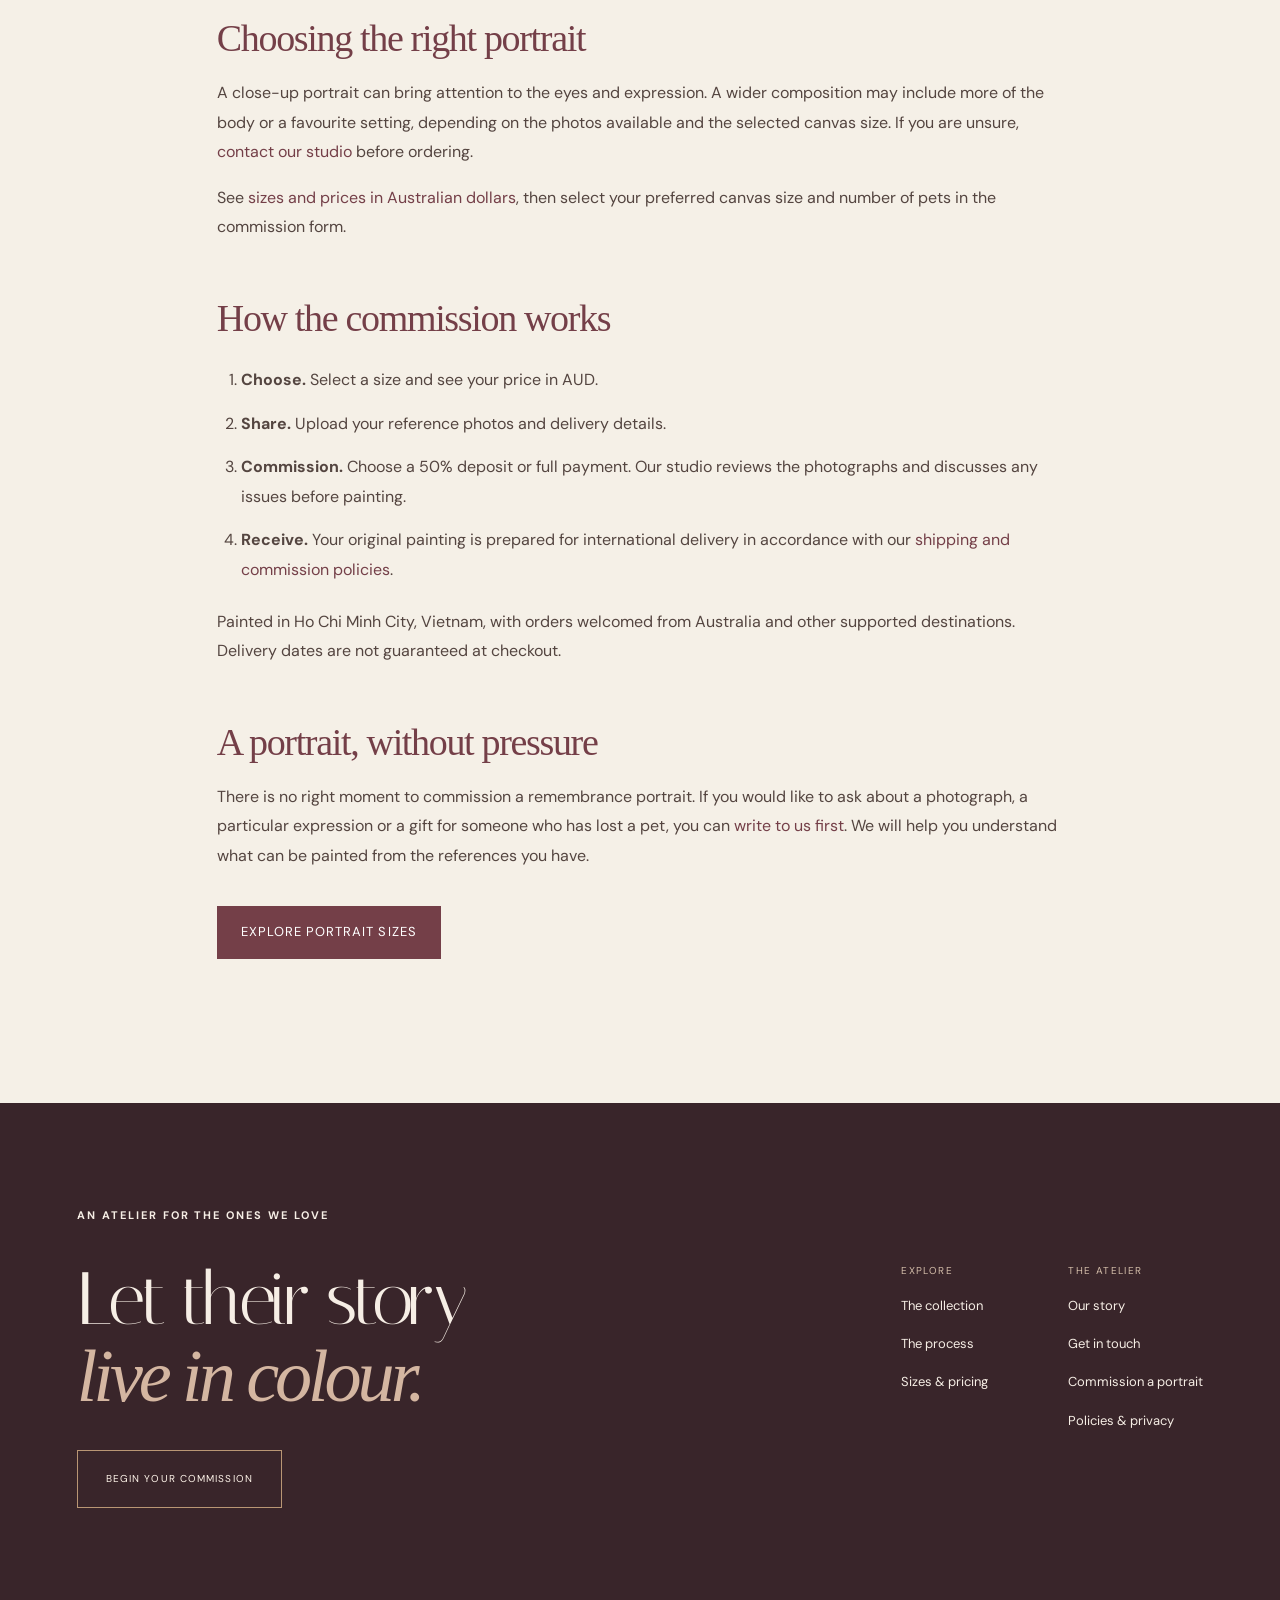
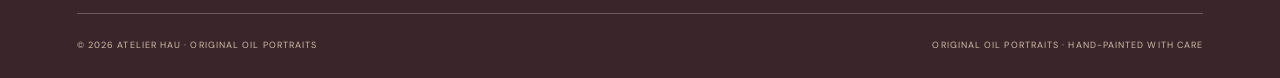
<file: pet-memorial-oil-portraits.html>
<!doctype html><html lang="en"><head><meta charset="utf-8"><meta name="viewport" content="width=device-width, initial-scale=1"><meta name="theme-color" content="#f2eee6"><meta name="description" content="A thoughtful guide to commissioning a hand-painted memorial oil portrait of a beloved dog or cat, even when you have only a few photographs."><title>Pet Memorial Oil Portraits from Photos | ATELIER HAU</title><link rel="preconnect" href="https://fonts.googleapis.com"><link rel="preconnect" href="https://fonts.gstatic.com" crossorigin><link href="https://fonts.googleapis.com/css2?family=DM+Sans:wght@400;500;600;700&family=Italiana&display=swap" rel="stylesheet"><link href="style.css" rel="stylesheet"><link rel="stylesheet" href="assets/studio-help.css"><link rel="canonical" href="https://atelierhau.com/pet-memorial-oil-portraits"><meta property="og:type" content="article"><meta property="og:site_name" content="ATELIER HAU"><meta property="og:title" content="Pet Memorial Oil Portraits from Photos | ATELIER HAU"><meta property="og:description" content="A thoughtful guide to commissioning a hand-painted memorial oil portrait of a beloved dog or cat, even when you have only a few photographs."><meta property="og:url" content="https://atelierhau.com/pet-memorial-oil-portraits"><meta property="og:image" content="https://atelierhau.com/assets/10-dog-in-garden.jpg"><meta name="twitter:card" content="summary_large_image"><script type="application/ld+json">{"@context":"https://schema.org","@type":"Article","headline":"Pet Memorial Oil Portraits from Photos","description":"A thoughtful guide to commissioning a hand-painted memorial oil portrait of a beloved dog or cat, even when you have only a few photographs.","mainEntityOfPage":"https://atelierhau.com/pet-memorial-oil-portraits","author":{"@type":"Organization","name":"ATELIER HAU","url":"https://atelierhau.com/"},"publisher":{"@type":"Organization","name":"ATELIER HAU","url":"https://atelierhau.com/"},"image":"https://atelierhau.com/assets/10-dog-in-garden.jpg"}</script><link rel="icon" type="image/svg+xml" href="/assets/atelier-hau-favicon.svg?v=20261121-original"></head><body><div class="announcement">ORIGINAL OIL PORTRAITS <span aria-hidden="true">·</span> CREATED BY HAND <span aria-hidden="true">·</span> COMMISSIONS WORLDWIDE</div><header class="site-header"><a class="logo" href="index.html" aria-label="ATELIER HAU home"><img src="assets/atelier-hau-header-logo.png?v=20261109b" alt="ATELIER HAU — Original Oil Portraits" style="width:180px;max-width:100%;height:auto;object-fit:contain"></a><button class="mobile-menu" aria-label="Open navigation" aria-expanded="false"></button><nav class="navigation"><a href="index.html" class="">Home</a><a href="gallery.html" class="">The collection</a><a href="commission.html" class="">Commission</a><a href="process.html" class="">The process</a><a href="about.html" class="">Our atelier</a><a href="pricing.html" class="">Pricing</a><a href="contact.html" class="">Contact</a></nav><a href="commission.html" class="header-cta">START A PORTRAIT </a></header><main><section class="inner-intro"><span class="eyebrow">REMEMBERING A BELOVED COMPANION</span><h1>A familiar face.<br><em>A lasting place in your heart.</em></h1><p>A personal oil portrait can be a quiet way to remember the dog or cat who made everyday life feel like home.</p></section><article class="photo-guide"><div class="photo-guide-lead"><img src="assets/10-dog-in-garden.jpg" alt="An original hand-painted dog oil portrait from the ATELIER HAU collection; example of painting style, not a customer memorial commission" loading="eager" width="640"><div><span class="eyebrow">ORIGINAL ART, MADE WITH CARE</span><h2>Remember them as you knew them.</h2><p>Some people choose a portrait to celebrate a pet who is still beside them. Others commission one after saying goodbye. In either case, we begin with the details that made your companion unmistakably yours: the expression, the markings and the little tilt of their head.</p><p>Each ATELIER HAU portrait is painted by hand in oils from your reference photographs, not produced as a digital print.</p><a href="gallery.html">Explore our original oil paintings</a></div></div><section><h2>Can a memorial portrait be painted from an older photograph?</h2><p>Often, yes. A clear photograph showing your pet's face is the most useful starting point, but it does not need to have been taken professionally. If you have several older images, share the ones that best show their expression and markings. We will discuss any limitations before proceeding; details that are not visible cannot always be reconstructed accurately.</p><p>Our <a href="pet-portrait-photo-guide.html">reference photo guide</a> explains how to choose and prepare images.</p></section><section><h2>Choosing the right portrait</h2><p>A close-up portrait can bring attention to the eyes and expression. A wider composition may include more of the body or a favourite setting, depending on the photos available and the selected canvas size. If you are unsure, <a href="contact.html">contact our studio</a> before ordering.</p><p>See <a href="pricing.html">sizes and prices in Australian dollars</a>, then select your preferred canvas size and number of pets in the commission form.</p></section><section><h2>How the commission works</h2><ol><li><strong>Choose.</strong> Select a size and see your price in AUD.</li><li><strong>Share.</strong> Upload your reference photos and delivery details.</li><li><strong>Commission.</strong> Choose a 50% deposit or full payment. Our studio reviews the photographs and discusses any issues before painting.</li><li><strong>Receive.</strong> Your original painting is prepared for international delivery in accordance with our <a href="policies.html">shipping and commission policies</a>.</li></ol><p>Painted in Ho Chi Minh City, Vietnam, with orders welcomed from Australia and other supported destinations. Delivery dates are not guaranteed at checkout.</p></section><section><h2>A portrait, without pressure</h2><p>There is no right moment to commission a remembrance portrait. If you would like to ask about a photograph, a particular expression or a gift for someone who has lost a pet, you can <a href="contact.html">write to us first</a>. We will help you understand what can be painted from the references you have.</p><a class="guide-cta" href="commission.html#portrait-builder">EXPLORE PORTRAIT SIZES</a></section></article><style>.photo-guide{max-width:1000px;margin:0 auto;padding:30px 6% 90px;color:#544540}.photo-guide section{margin:54px 0}.photo-guide h2{font:normal clamp(26px,3vw,38px) Georgia,serif;color:#743f48;margin:0 0 18px}.photo-guide p,.photo-guide li{line-height:1.85;font-size:16px}.photo-guide li{padding:7px 0}.photo-guide ol{padding-left:24px}.photo-guide a{color:#743f48;text-underline-offset:4px}.photo-guide-lead{display:grid;grid-template-columns:1fr 1fr;gap:42px;align-items:center;margin:20px 0 65px}.photo-guide-lead img{width:100%;height:auto;border-radius:3px}.photo-guide .guide-cta{display:inline-block;margin-top:20px;padding:16px 24px;background:#743f48;color:#fff;text-decoration:none;font-size:13px;letter-spacing:.08em}@media(max-width:700px){.photo-guide-lead{grid-template-columns:1fr;gap:24px}.photo-guide{padding-bottom:55px}}</style></main><footer class="footer"><div class="footer-top"><div><span class="eyebrow">AN ATELIER FOR THE ONES WE LOVE</span><h2>Let their story<br><em>live in colour.</em></h2><a href="commission.html" class="footer-button">BEGIN YOUR COMMISSION</a></div><div class="footer-links"><div><span>EXPLORE</span><a href="gallery.html">The collection</a><a href="process.html">The process</a><a href="pricing.html">Sizes & pricing</a></div><div><span>THE ATELIER</span><a href="about.html">Our story</a><a href="contact.html">Get in touch</a><a href="commission.html">Commission a portrait</a><a href="policies.html">Policies &amp; privacy</a></div></div></div><div class="footer-bottom"><span>© 2026 ATELIER HAU · ORIGINAL OIL PORTRAITS</span><span>ORIGINAL OIL PORTRAITS · HAND-PAINTED WITH CARE</span></div></footer><div class="lightbox" role="dialog" aria-label="Artwork enlarged" aria-modal="true"><button class="lightbox-close" aria-label="Close">×</button><img alt="Enlarged artwork"></div><script src="site.js" defer></script><script src="assets/studio-help.js" defer></script><script src="assets/atelier-film.js?v=20261116-cheerful-2" defer></script><script src="assets/analytics.js" defer></script></body></html>
</file>
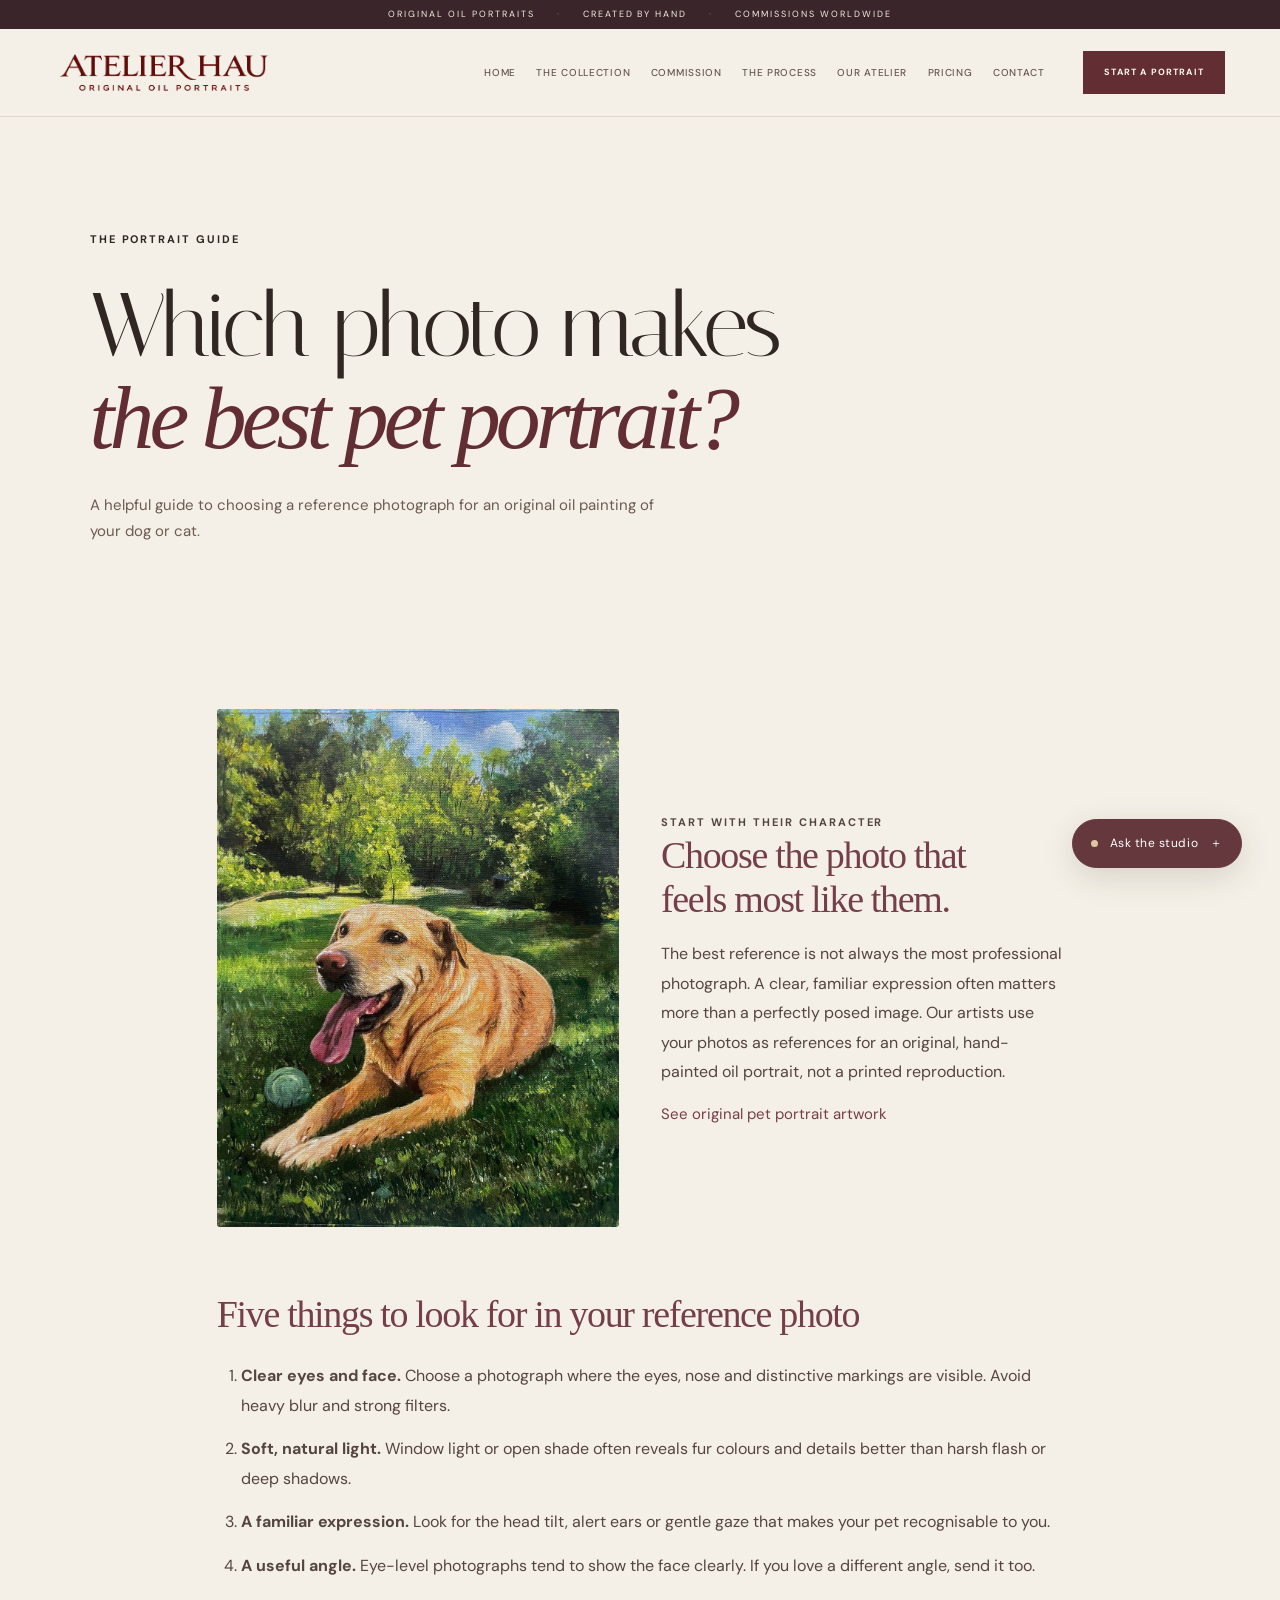
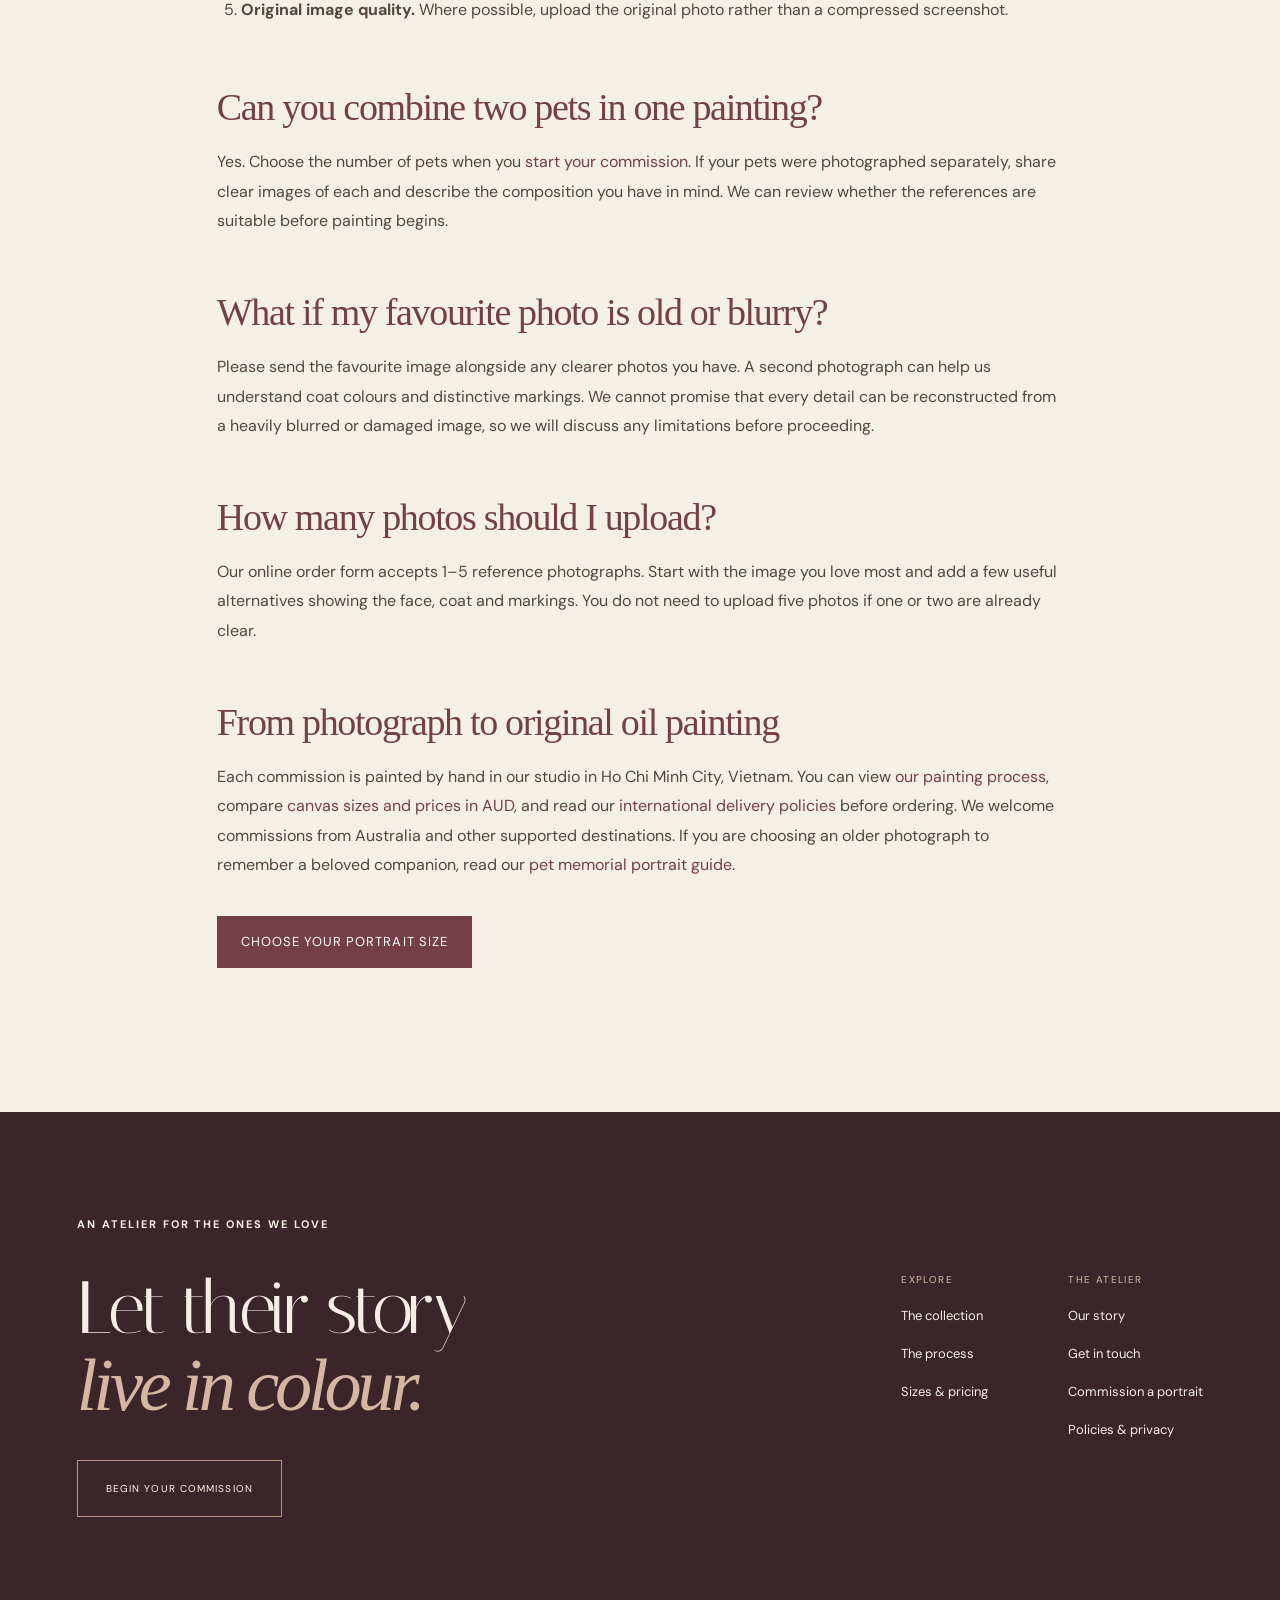
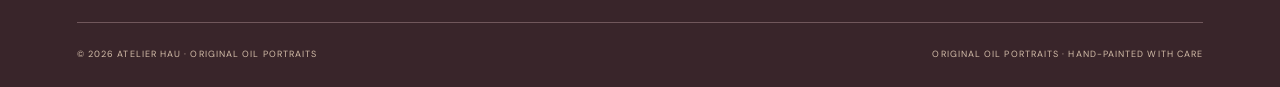
<file: pet-portrait-photo-guide.html>
<!doctype html><html lang="en"><head><meta charset="utf-8"><meta name="viewport" content="width=device-width, initial-scale=1"><meta name="theme-color" content="#f2eee6"><meta name="description" content="Learn how to choose the best dog or cat photo for a custom hand-painted oil pet portrait. Simple tips for lighting, sharpness, expression and multiple pets."><title>Best Photos for a Custom Pet Portrait | ATELIER HAU</title><link rel="preconnect" href="https://fonts.googleapis.com"><link rel="preconnect" href="https://fonts.gstatic.com" crossorigin><link href="https://fonts.googleapis.com/css2?family=DM+Sans:wght@400;500;600;700&family=Italiana&display=swap" rel="stylesheet"><link href="style.css" rel="stylesheet"><link rel="stylesheet" href="assets/studio-help.css"><link rel="canonical" href="https://atelierhau.com/pet-portrait-photo-guide"><meta property="og:type" content="article"><meta property="og:site_name" content="ATELIER HAU"><meta property="og:title" content="Best Photos for a Custom Pet Portrait | ATELIER HAU"><meta property="og:description" content="Learn how to choose the best dog or cat photo for a custom hand-painted oil pet portrait. Simple tips for lighting, sharpness, expression and multiple pets."><meta property="og:url" content="https://atelierhau.com/pet-portrait-photo-guide"><meta property="og:image" content="https://atelierhau.com/assets/10-dog-in-garden.jpg"><meta name="twitter:card" content="summary_large_image"><script type="application/ld+json">{"@context":"https://schema.org","@type":"Article","headline":"Best Photos for a Custom Pet Portrait","description":"Learn how to choose the best dog or cat photo for a custom hand-painted oil pet portrait. Simple tips for lighting, sharpness, expression and multiple pets.","mainEntityOfPage":"https://atelierhau.com/pet-portrait-photo-guide","author":{"@type":"Organization","name":"ATELIER HAU","url":"https://atelierhau.com/"},"publisher":{"@type":"Organization","name":"ATELIER HAU","url":"https://atelierhau.com/"},"image":"https://atelierhau.com/assets/10-dog-in-garden.jpg"}</script><link rel="icon" type="image/svg+xml" href="/assets/atelier-hau-favicon.svg?v=20261121-original"></head><body><div class="announcement">ORIGINAL OIL PORTRAITS <span aria-hidden="true">·</span> CREATED BY HAND <span aria-hidden="true">·</span> COMMISSIONS WORLDWIDE</div><header class="site-header"><a class="logo" href="index.html" aria-label="ATELIER HAU home"><img src="assets/atelier-hau-header-logo.png?v=20261109b" alt="ATELIER HAU — Original Oil Portraits" style="width:180px;max-width:100%;height:auto;object-fit:contain"></a><button class="mobile-menu" aria-label="Open navigation" aria-expanded="false"></button><nav class="navigation"><a href="index.html" class="">Home</a><a href="gallery.html" class="">The collection</a><a href="commission.html" class="">Commission</a><a href="process.html" class="">The process</a><a href="about.html" class="">Our atelier</a><a href="pricing.html" class="">Pricing</a><a href="contact.html" class="">Contact</a></nav><a href="commission.html" class="header-cta">START A PORTRAIT </a></header><main><section class="inner-intro"><span class="eyebrow">THE PORTRAIT GUIDE</span><h1>Which photo makes<br><em>the best pet portrait?</em></h1><p>A helpful guide to choosing a reference photograph for an original oil painting of your dog or cat.</p></section><article class="photo-guide"><div class="photo-guide-lead"><img src="assets/10-dog-in-garden.jpg" alt="Original dog oil portrait from the ATELIER HAU artwork collection" loading="eager" width="640"><div><span class="eyebrow">START WITH THEIR CHARACTER</span><h2>Choose the photo that feels most like them.</h2><p>The best reference is not always the most professional photograph. A clear, familiar expression often matters more than a perfectly posed image. Our artists use your photos as references for an original, hand-painted oil portrait, not a printed reproduction.</p><a href="gallery.html">See original pet portrait artwork</a></div></div><section><h2>Five things to look for in your reference photo</h2><ol><li><strong>Clear eyes and face.</strong> Choose a photograph where the eyes, nose and distinctive markings are visible. Avoid heavy blur and strong filters.</li><li><strong>Soft, natural light.</strong> Window light or open shade often reveals fur colours and details better than harsh flash or deep shadows.</li><li><strong>A familiar expression.</strong> Look for the head tilt, alert ears or gentle gaze that makes your pet recognisable to you.</li><li><strong>A useful angle.</strong> Eye-level photographs tend to show the face clearly. If you love a different angle, send it too.</li><li><strong>Original image quality.</strong> Where possible, upload the original photo rather than a compressed screenshot.</li></ol></section><section><h2>Can you combine two pets in one painting?</h2><p>Yes. Choose the number of pets when you <a href="commission.html">start your commission</a>. If your pets were photographed separately, share clear images of each and describe the composition you have in mind. We can review whether the references are suitable before painting begins.</p></section><section><h2>What if my favourite photo is old or blurry?</h2><p>Please send the favourite image alongside any clearer photos you have. A second photograph can help us understand coat colours and distinctive markings. We cannot promise that every detail can be reconstructed from a heavily blurred or damaged image, so we will discuss any limitations before proceeding.</p></section><section><h2>How many photos should I upload?</h2><p>Our online order form accepts 1–5 reference photographs. Start with the image you love most and add a few useful alternatives showing the face, coat and markings. You do not need to upload five photos if one or two are already clear.</p></section><section><h2>From photograph to original oil painting</h2><p>Each commission is painted by hand in our studio in Ho Chi Minh City, Vietnam. You can view <a href="process.html">our painting process</a>, compare <a href="pricing.html">canvas sizes and prices in AUD</a>, and read our <a href="policies.html">international delivery policies</a> before ordering. We welcome commissions from Australia and other supported destinations. If you are choosing an older photograph to remember a beloved companion, read our <a href="pet-memorial-oil-portraits.html">pet memorial portrait guide</a>.</p><a class="guide-cta" href="commission.html">CHOOSE YOUR PORTRAIT SIZE</a></section></article><style>.photo-guide{max-width:1000px;margin:0 auto;padding:30px 6% 90px;color:#544540}.photo-guide section{margin:54px 0}.photo-guide h2{font:normal clamp(26px,3vw,38px) Georgia,serif;color:#743f48;margin:0 0 18px}.photo-guide p,.photo-guide li{line-height:1.85;font-size:16px}.photo-guide li{padding:7px 0}.photo-guide ol{padding-left:24px}.photo-guide a{color:#743f48;text-underline-offset:4px}.photo-guide-lead{display:grid;grid-template-columns:1fr 1fr;gap:42px;align-items:center;margin:20px 0 65px}.photo-guide-lead img{width:100%;height:auto;border-radius:3px}.photo-guide .guide-cta{display:inline-block;margin-top:20px;padding:16px 24px;background:#743f48;color:#fff;text-decoration:none;font-size:13px;letter-spacing:.08em}@media(max-width:700px){.photo-guide-lead{grid-template-columns:1fr;gap:24px}.photo-guide{padding-bottom:55px}}</style></main><footer class="footer"><div class="footer-top"><div><span class="eyebrow">AN ATELIER FOR THE ONES WE LOVE</span><h2>Let their story<br><em>live in colour.</em></h2><a href="commission.html" class="footer-button">BEGIN YOUR COMMISSION</a></div><div class="footer-links"><div><span>EXPLORE</span><a href="gallery.html">The collection</a><a href="process.html">The process</a><a href="pricing.html">Sizes & pricing</a></div><div><span>THE ATELIER</span><a href="about.html">Our story</a><a href="contact.html">Get in touch</a><a href="commission.html">Commission a portrait</a><a href="policies.html">Policies &amp; privacy</a></div></div></div><div class="footer-bottom"><span>© 2026 ATELIER HAU · ORIGINAL OIL PORTRAITS</span><span>ORIGINAL OIL PORTRAITS · HAND-PAINTED WITH CARE</span></div></footer><div class="lightbox" role="dialog" aria-label="Artwork enlarged" aria-modal="true"><button class="lightbox-close" aria-label="Close">×</button><img alt="Enlarged artwork"></div><script src="site.js" defer></script><script src="assets/studio-help.js" defer></script><script src="assets/atelier-film.js?v=20261116-cheerful-2" defer></script><script src="assets/analytics.js" defer></script></body></html>
</file>
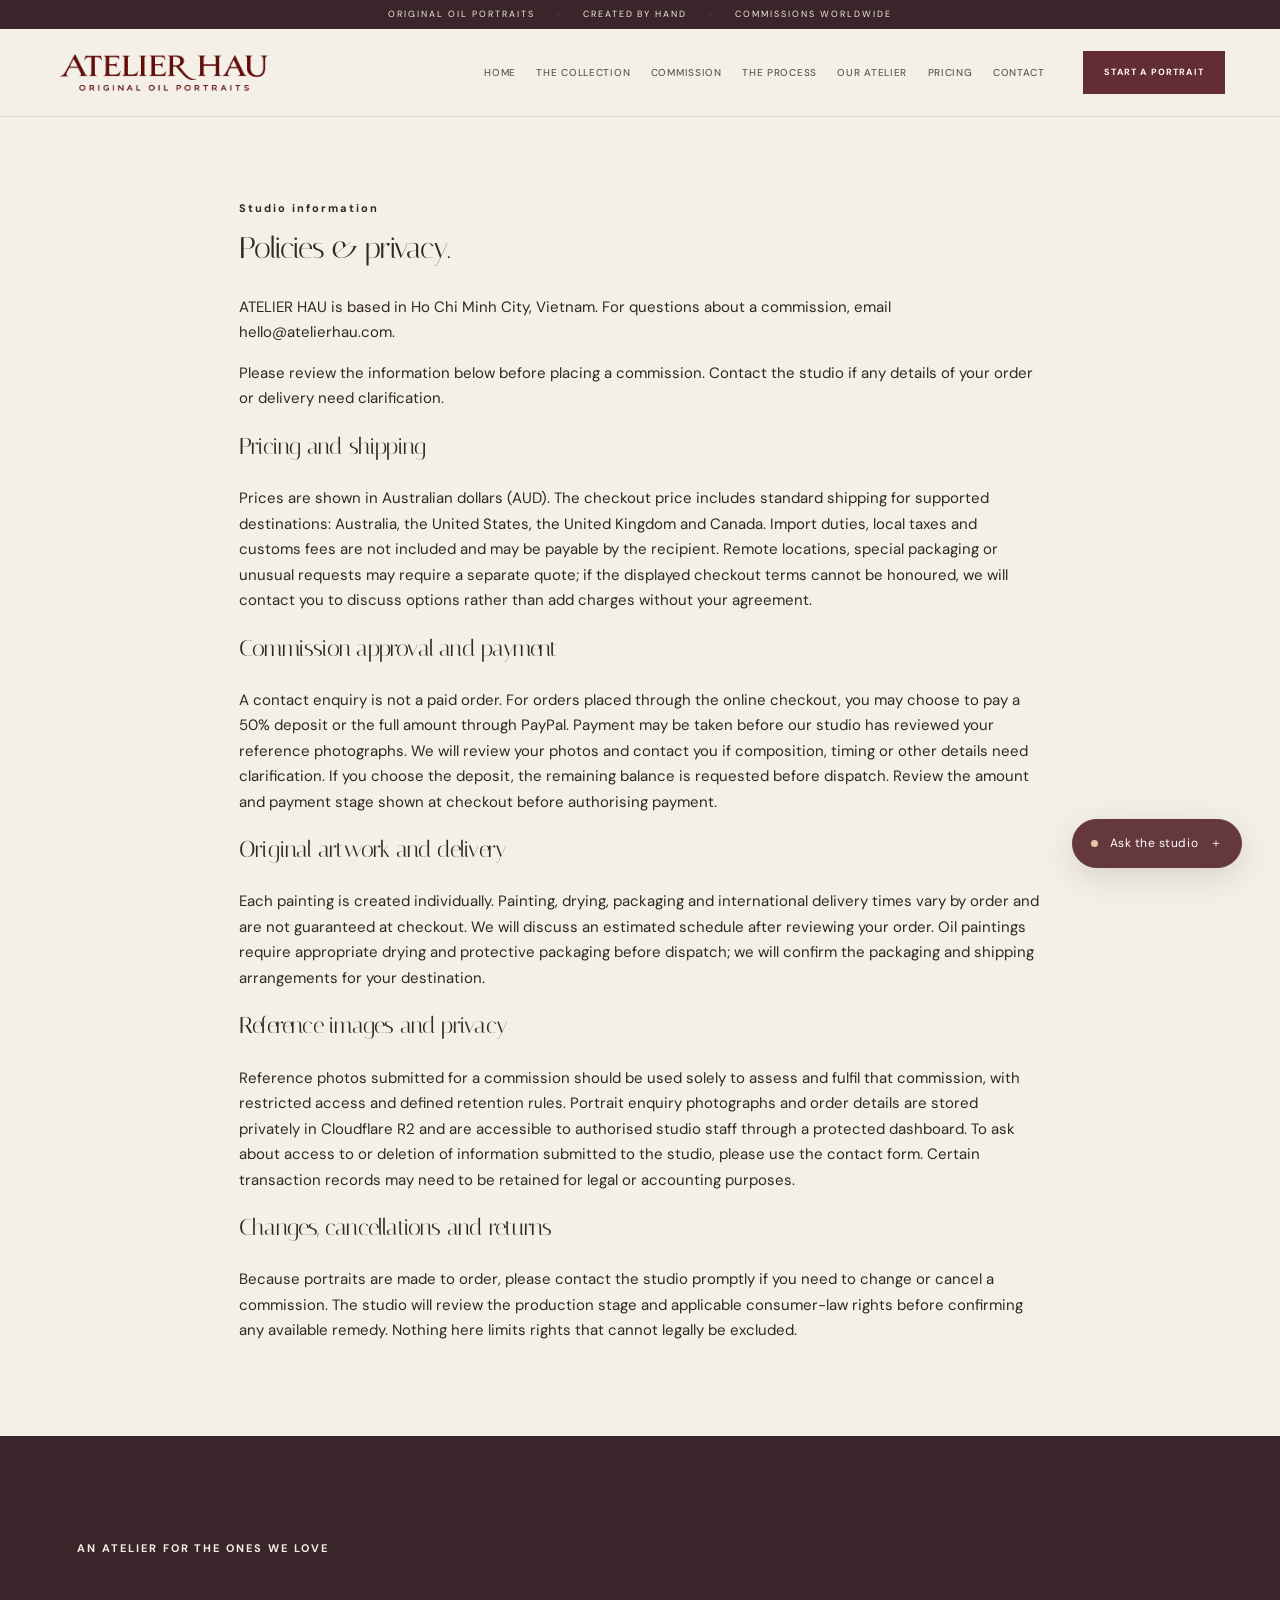
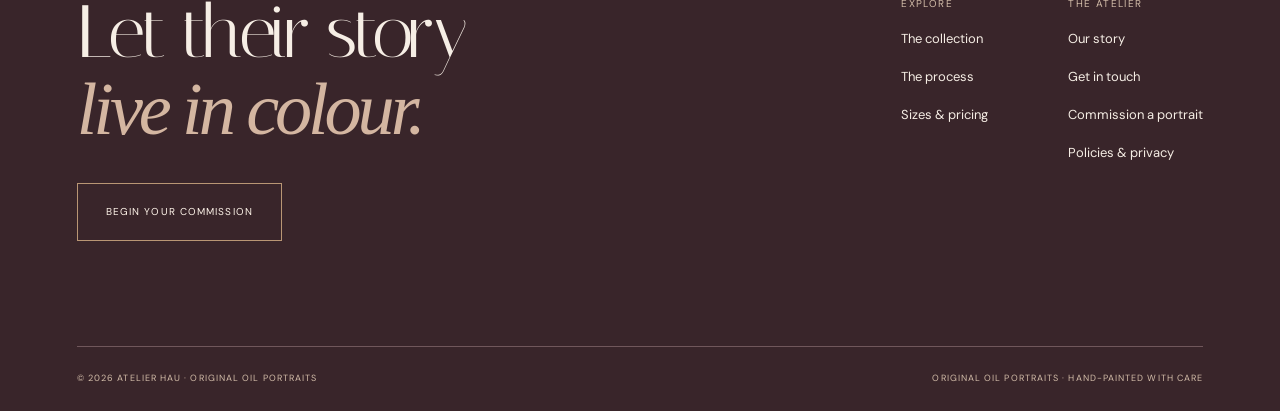
<file: policies.html>
<!doctype html><html lang="en"><head><meta charset="utf-8"><meta name="viewport" content="width=device-width, initial-scale=1"><meta name="theme-color" content="#f2eee6"><meta name="description" content="Review ATELIER HAU commission payments, international shipping, cancellations, returns and privacy information before ordering an original oil portrait."><title>Commission, Shipping & Privacy Policies | ATELIER HAU</title><link rel="preconnect" href="https://fonts.googleapis.com"><link rel="preconnect" href="https://fonts.gstatic.com" crossorigin><link href="https://fonts.googleapis.com/css2?family=DM+Sans:wght@400;500;600;700&family=Italiana&display=swap" rel="stylesheet"><link href="style.css" rel="stylesheet"><link rel="stylesheet" href="assets/studio-help.css"><link rel="canonical" href="https://atelierhau.com/policies"><style>@media(max-width:680px){.atelier-film{grid-template-columns:1fr!important;margin:48px auto!important}.atelier-film-frame{width:min(100%,360px);margin:auto}.atelier-film>div:last-child{text-align:left}}</style><link rel="icon" type="image/svg+xml" href="/assets/atelier-hau-favicon.svg?v=20261121-original"></head><body><div class="announcement">ORIGINAL OIL PORTRAITS <span aria-hidden="true">·</span> CREATED BY HAND <span aria-hidden="true">·</span> COMMISSIONS WORLDWIDE</div><header class="site-header"><a class="logo" href="index.html" aria-label="ATELIER HAU home"><img src="assets/atelier-hau-header-logo.png?v=20261109b" alt="ATELIER HAU — Original Oil Portraits" style="width:180px;max-width:100%;height:auto;object-fit:contain"></a><button class="mobile-menu" aria-label="Open navigation" aria-expanded="false"></button><nav class="navigation"><a href="index.html" class="">Home</a><a href="gallery.html" class="">The collection</a><a href="commission.html" class="">Commission</a><a href="process.html" class="">The process</a><a href="about.html" class="">Our atelier</a><a href="pricing.html" class="">Pricing</a><a href="contact.html" class="">Contact</a></nav><a href="commission.html" class="header-cta">START A PORTRAIT </a></header><main><div class="text-page" style="max-width:850px;margin:0 auto;padding:clamp(40px,6vw,100px) 24px;line-height:1.8"><span class="eyebrow">Studio information</span><h1>Policies &amp; privacy.</h1><p>ATELIER HAU is based in Ho Chi Minh City, Vietnam. For questions about a commission, email <a href="mailto:hello@atelierhau.com">hello@atelierhau.com</a>.</p><p>Please review the information below before placing a commission. Contact the studio if any details of your order or delivery need clarification.</p><h2>Pricing and shipping</h2><p>Prices are shown in Australian dollars (AUD). The checkout price includes standard shipping for supported destinations: Australia, the United States, the United Kingdom and Canada. Import duties, local taxes and customs fees are not included and may be payable by the recipient. Remote locations, special packaging or unusual requests may require a separate quote; if the displayed checkout terms cannot be honoured, we will contact you to discuss options rather than add charges without your agreement.</p><h2>Commission approval and payment</h2><p>A contact enquiry is not a paid order. For orders placed through the online checkout, you may choose to pay a 50% deposit or the full amount through PayPal. Payment may be taken before our studio has reviewed your reference photographs. We will review your photos and contact you if composition, timing or other details need clarification. If you choose the deposit, the remaining balance is requested before dispatch. Review the amount and payment stage shown at checkout before authorising payment.</p><h2>Original artwork and delivery</h2><p>Each painting is created individually. Painting, drying, packaging and international delivery times vary by order and are not guaranteed at checkout. We will discuss an estimated schedule after reviewing your order. Oil paintings require appropriate drying and protective packaging before dispatch; we will confirm the packaging and shipping arrangements for your destination.</p><h2>Reference images and privacy</h2><p>Reference photos submitted for a commission should be used solely to assess and fulfil that commission, with restricted access and defined retention rules. Portrait enquiry photographs and order details are stored privately in Cloudflare R2 and are accessible to authorised studio staff through a protected dashboard. To ask about access to or deletion of information submitted to the studio, please use the contact form. Certain transaction records may need to be retained for legal or accounting purposes.</p><h2>Changes, cancellations and returns</h2><p>Because portraits are made to order, please contact the studio promptly if you need to change or cancel a commission. The studio will review the production stage and applicable consumer-law rights before confirming any available remedy. Nothing here limits rights that cannot legally be excluded.</p></div></main><footer class="footer"><div class="footer-top"><div><span class="eyebrow">AN ATELIER FOR THE ONES WE LOVE</span><h2>Let their story<br><em>live in colour.</em></h2><a href="commission.html" class="footer-button">BEGIN YOUR COMMISSION</a></div><div class="footer-links"><div><span>EXPLORE</span><a href="gallery.html">The collection</a><a href="process.html">The process</a><a href="pricing.html">Sizes & pricing</a></div><div><span>THE ATELIER</span><a href="about.html">Our story</a><a href="contact.html">Get in touch</a><a href="commission.html">Commission a portrait</a><a href="policies.html">Policies &amp; privacy</a></div></div></div><div class="footer-bottom"><span>© 2026 ATELIER HAU · ORIGINAL OIL PORTRAITS</span><span>ORIGINAL OIL PORTRAITS · HAND-PAINTED WITH CARE</span></div></footer><div class="lightbox" role="dialog" aria-label="Artwork enlarged" aria-modal="true"><button class="lightbox-close" aria-label="Close">×</button><img alt="Enlarged artwork"></div><script src="site.js" defer></script><script src="assets/studio-help.js" defer></script><script src="assets/atelier-film.js?v=20261116-cheerful-2" defer></script><script src="assets/analytics.js" defer></script></body></html>
</file>
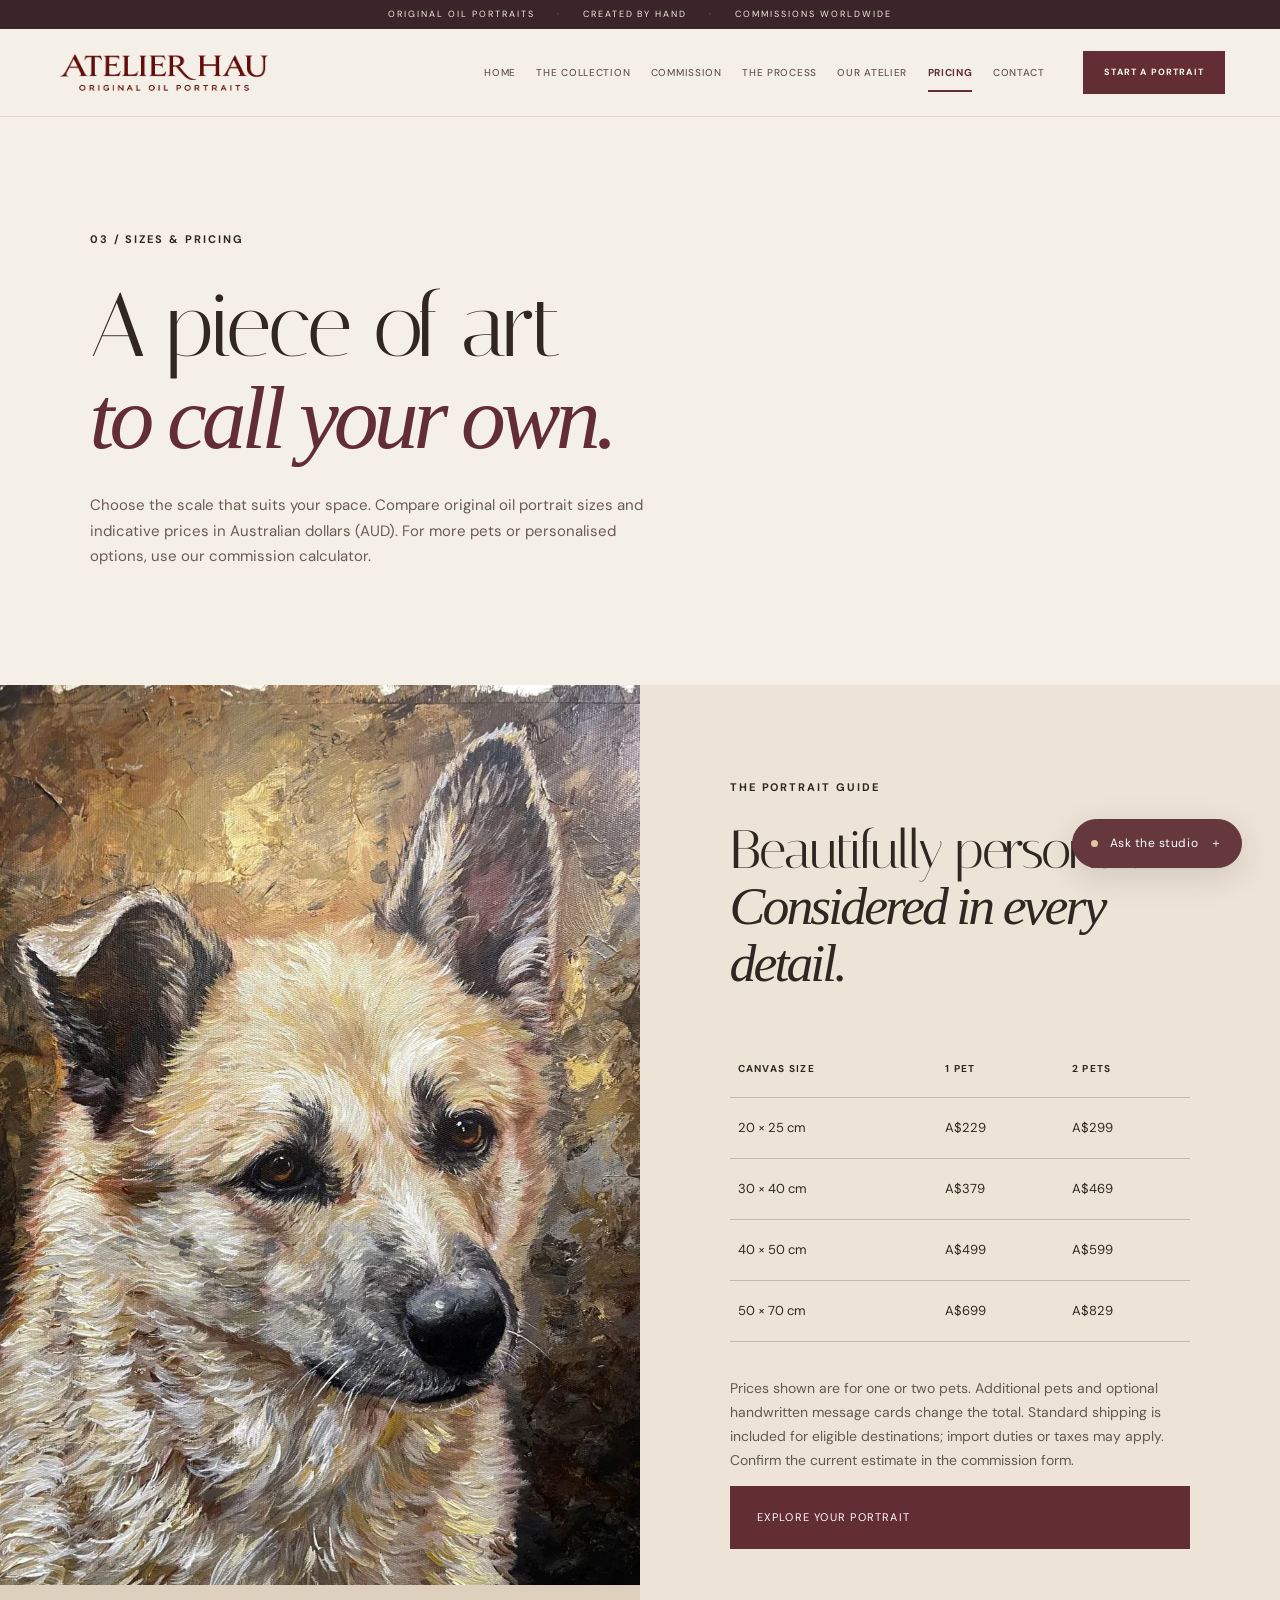
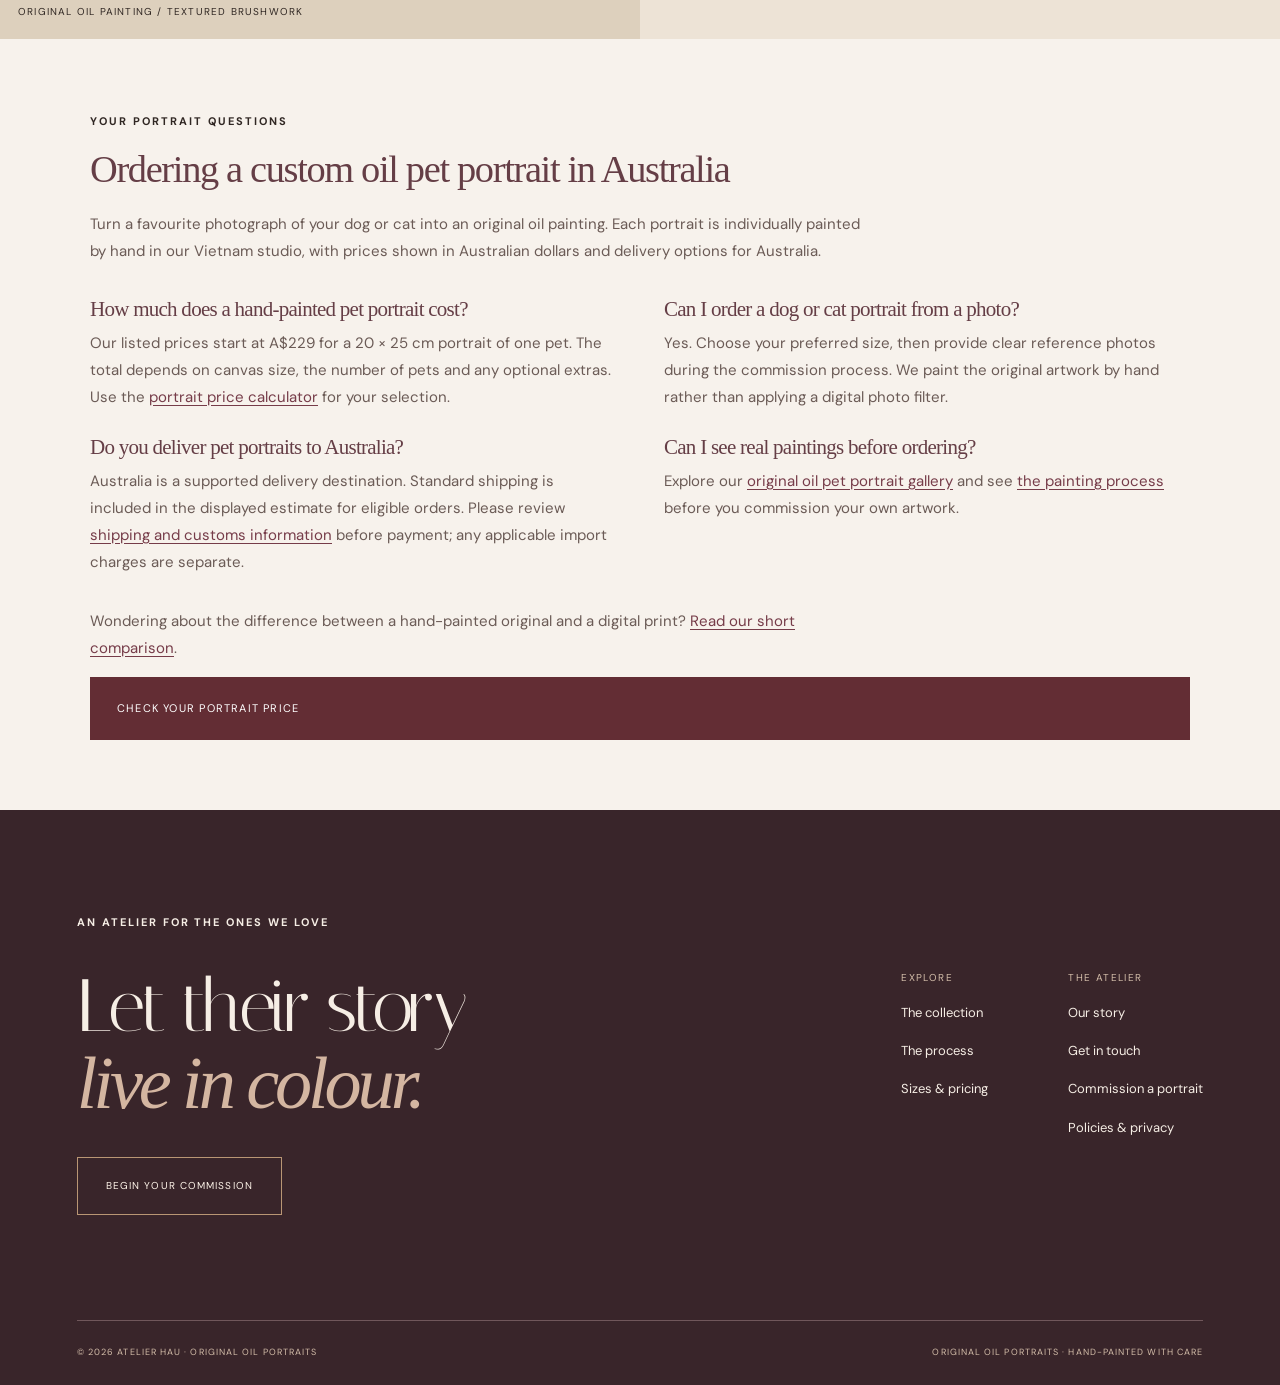
<file: pricing.html>
<!doctype html><html lang="en"><head><meta charset="utf-8"><meta name="viewport" content="width=device-width, initial-scale=1"><meta name="theme-color" content="#f2eee6"><meta name="description" content="Compare oil pet portrait prices in AUD for 20 × 25 to 50 × 70 cm canvases. See options for one or two pets and explore your custom portrait estimate."><title>Custom Pet Portrait Prices & Canvas Sizes | ATELIER HAU</title><link rel="preconnect" href="https://fonts.googleapis.com"><link rel="preconnect" href="https://fonts.gstatic.com" crossorigin><link href="https://fonts.googleapis.com/css2?family=DM+Sans:wght@400;500;600;700&family=Italiana&display=swap" rel="stylesheet"><link href="style.css" rel="stylesheet"><link rel="stylesheet" href="assets/studio-help.css"><link rel="canonical" href="https://atelierhau.com/pricing"><link rel="icon" type="image/svg+xml" href="/assets/atelier-hau-favicon.svg?v=20261121-original"></head><body><div class="announcement">ORIGINAL OIL PORTRAITS <span aria-hidden="true">·</span> CREATED BY HAND <span aria-hidden="true">·</span> COMMISSIONS WORLDWIDE</div><header class="site-header"><a class="logo" href="index.html" aria-label="ATELIER HAU home"><img src="assets/atelier-hau-header-logo.png?v=20261109b" alt="ATELIER HAU — Original Oil Portraits" style="width:180px;max-width:100%;height:auto;object-fit:contain"></a><button class="mobile-menu" aria-label="Open navigation" aria-expanded="false"></button><nav class="navigation"><a href="index.html" class="">Home</a><a href="gallery.html" class="">The collection</a><a href="commission.html" class="">Commission</a><a href="process.html" class="">The process</a><a href="about.html" class="">Our atelier</a><a href="pricing.html" class="current">Pricing</a><a href="contact.html" class="">Contact</a></nav><a href="commission.html" class="header-cta">START A PORTRAIT </a></header><main><section class="inner-intro"><span class="eyebrow">03 / SIZES & PRICING</span><h1>A piece of art<br><em>to call your own.</em></h1><p>Choose the scale that suits your space. Compare original oil portrait sizes and indicative prices in Australian dollars (AUD). For more pets or personalised options, use our commission calculator.</p></section><section class="pricing-new"><div><img class="" src="art/small-cream-dog-closeup.webp" alt="Hand-painted portrait of a cream dog with expressive upright ears" style="object-position:center top" loading="lazy"><p class="caption">ORIGINAL OIL PAINTING / TEXTURED BRUSHWORK</p></div><div class="pricing-copy"><span class="eyebrow">THE PORTRAIT GUIDE</span><h2>Beautifully personal.<br><em>Considered in every detail.</em></h2><table><thead><tr><th>CANVAS SIZE</th><th>1 PET</th><th>2 PETS</th></tr></thead><tbody><tr><td>20 × 25 cm</td><td>A$229</td><td>A$299</td></tr><tr><td>30 × 40 cm</td><td>A$379</td><td>A$469</td></tr><tr><td>40 × 50 cm</td><td>A$499</td><td>A$599</td></tr><tr><td>50 × 70 cm</td><td>A$699</td><td>A$829</td></tr></tbody></table><p>Prices shown are for one or two pets. Additional pets and optional handwritten message cards change the total. Standard shipping is included for eligible destinations; import duties or taxes may apply. Confirm the current estimate in the commission form.</p><a class="action-main" href="commission.html">EXPLORE YOUR PORTRAIT</a></div></section><section class="seo-buying-guide" aria-labelledby="pet-portrait-guide"><div class="seo-buying-guide-inner"><span class="eyebrow">YOUR PORTRAIT QUESTIONS</span><h2 id="pet-portrait-guide">Ordering a custom oil pet portrait in Australia</h2><p>Turn a favourite photograph of your dog or cat into an original oil painting. Each portrait is individually painted by hand in our Vietnam studio, with prices shown in Australian dollars and delivery options for Australia.</p><div class="seo-guide-grid"><div><h3>How much does a hand-painted pet portrait cost?</h3><p>Our listed prices start at A$229 for a 20 × 25 cm portrait of one pet. The total depends on canvas size, the number of pets and any optional extras. Use the <a href="commission.html#portrait-builder">portrait price calculator</a> for your selection.</p></div><div><h3>Can I order a dog or cat portrait from a photo?</h3><p>Yes. Choose your preferred size, then provide clear reference photos during the commission process. We paint the original artwork by hand rather than applying a digital photo filter.</p></div><div><h3>Do you deliver pet portraits to Australia?</h3><p>Australia is a supported delivery destination. Standard shipping is included in the displayed estimate for eligible orders. Please review <a href="policies.html">shipping and customs information</a> before payment; any applicable import charges are separate.</p></div><div><h3>Can I see real paintings before ordering?</h3><p>Explore our <a href="gallery.html">original oil pet portrait gallery</a> and see <a href="process.html">the painting process</a> before you commission your own artwork.</p></div></div><p class="pricing-comparison-note">Wondering about the difference between a hand-painted original and a digital print? <a href="oil-vs-digital-pet-portrait.html">Read our short comparison</a>.</p><a class="action-main" href="commission.html#portrait-builder">CHECK YOUR PORTRAIT PRICE</a></div></section><style>.seo-buying-guide{padding:70px 6%;background:#f7f2ec}.seo-buying-guide-inner{max-width:1100px;margin:auto}.seo-buying-guide h2{font:normal clamp(29px,3vw,44px) Georgia,serif;color:#653e46;max-width:800px;margin:14px 0 20px}.seo-buying-guide p{color:#6b5b56;line-height:1.8;max-width:780px}.seo-guide-grid{display:grid;grid-template-columns:repeat(2,minmax(0,1fr));gap:24px 48px;margin:32px 0}.seo-guide-grid h3{font:normal 21px Georgia,serif;color:#653e46;margin:0 0 8px}.seo-guide-grid p{margin:0}.seo-buying-guide a:not(.action-main){color:#763c49;text-decoration:underline;text-underline-offset:3px}@media(max-width:700px){.seo-guide-grid{grid-template-columns:1fr}.seo-buying-guide{padding:48px 6%}}</style></main><footer class="footer"><div class="footer-top"><div><span class="eyebrow">AN ATELIER FOR THE ONES WE LOVE</span><h2>Let their story<br><em>live in colour.</em></h2><a href="commission.html" class="footer-button">BEGIN YOUR COMMISSION</a></div><div class="footer-links"><div><span>EXPLORE</span><a href="gallery.html">The collection</a><a href="process.html">The process</a><a href="pricing.html">Sizes & pricing</a></div><div><span>THE ATELIER</span><a href="about.html">Our story</a><a href="contact.html">Get in touch</a><a href="commission.html">Commission a portrait</a><a href="policies.html">Policies &amp; privacy</a></div></div></div><div class="footer-bottom"><span>© 2026 ATELIER HAU · ORIGINAL OIL PORTRAITS</span><span>ORIGINAL OIL PORTRAITS · HAND-PAINTED WITH CARE</span></div></footer><div class="lightbox" role="dialog" aria-label="Artwork enlarged" aria-modal="true"><button class="lightbox-close" aria-label="Close">×</button><img alt="Enlarged artwork"></div><script src="site.js" defer></script><script src="assets/studio-help.js" defer></script><script src="assets/analytics.js" defer></script></body></html>
</file>
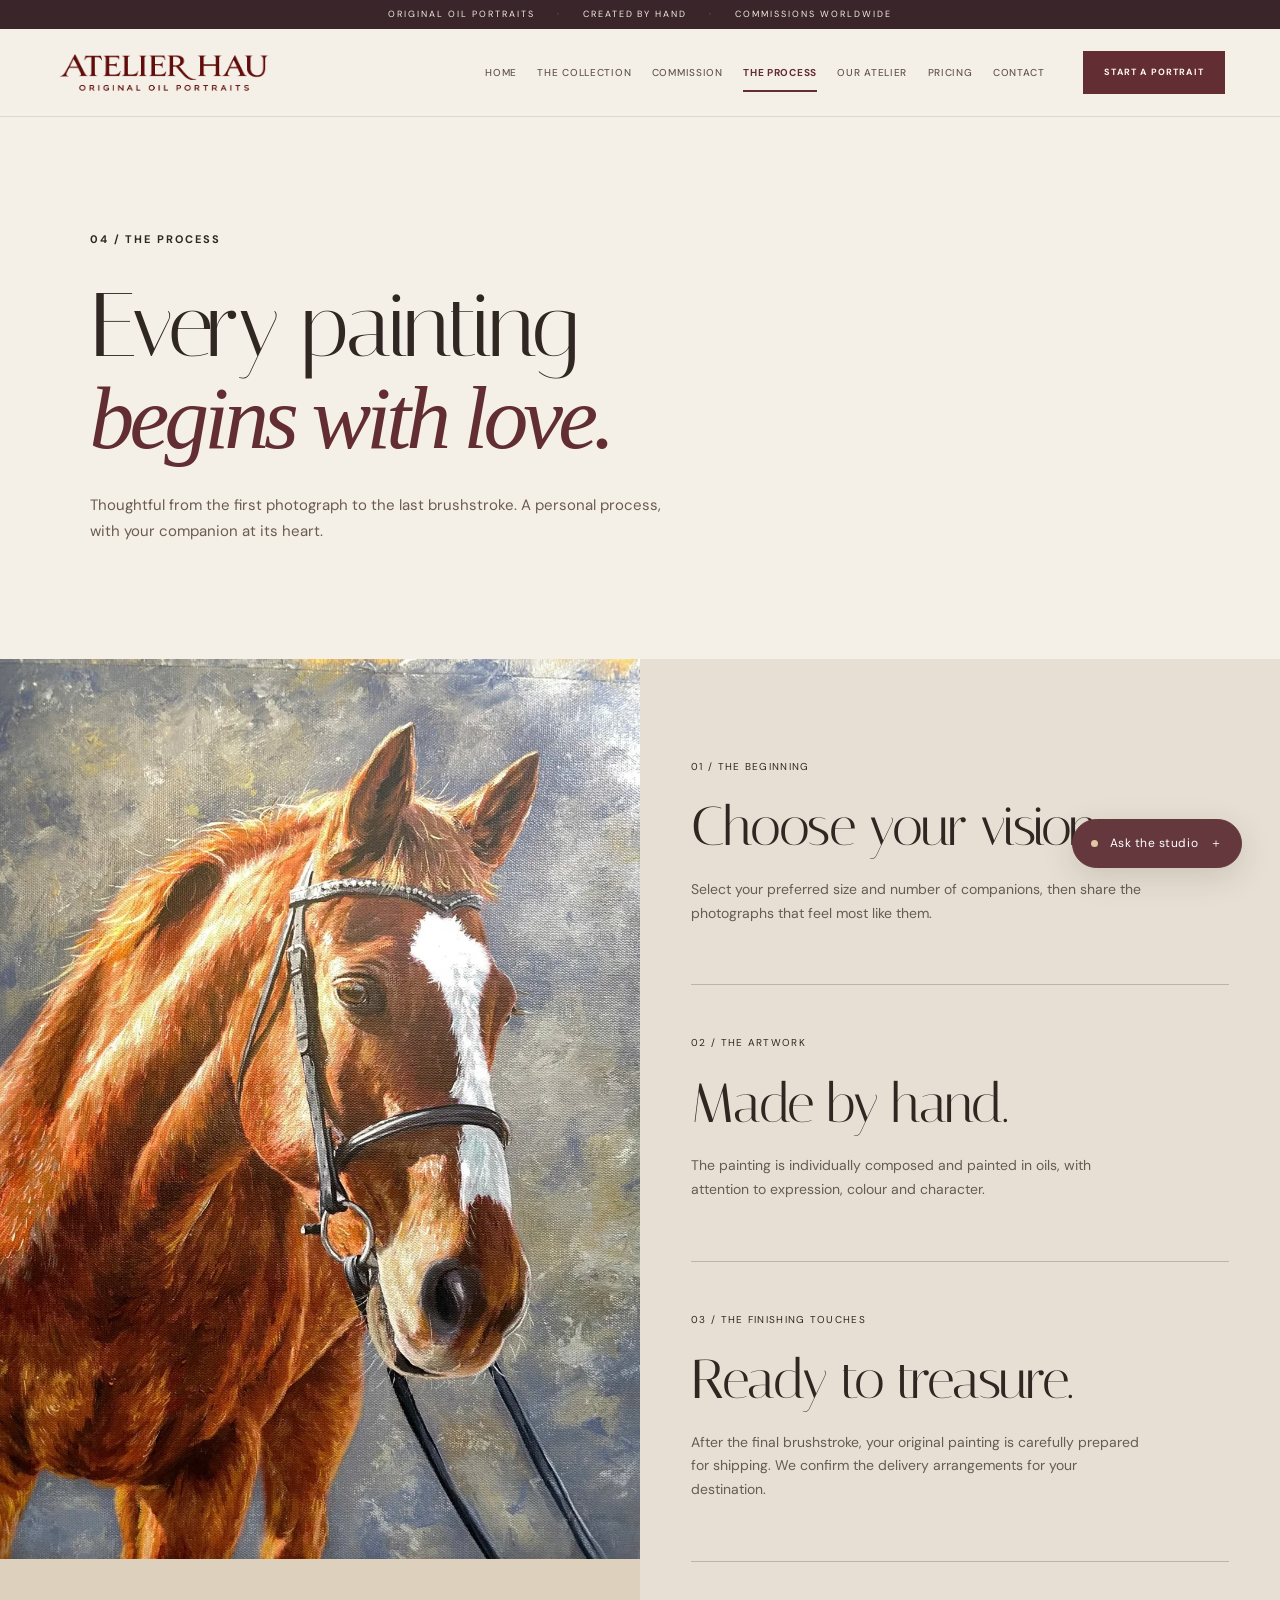
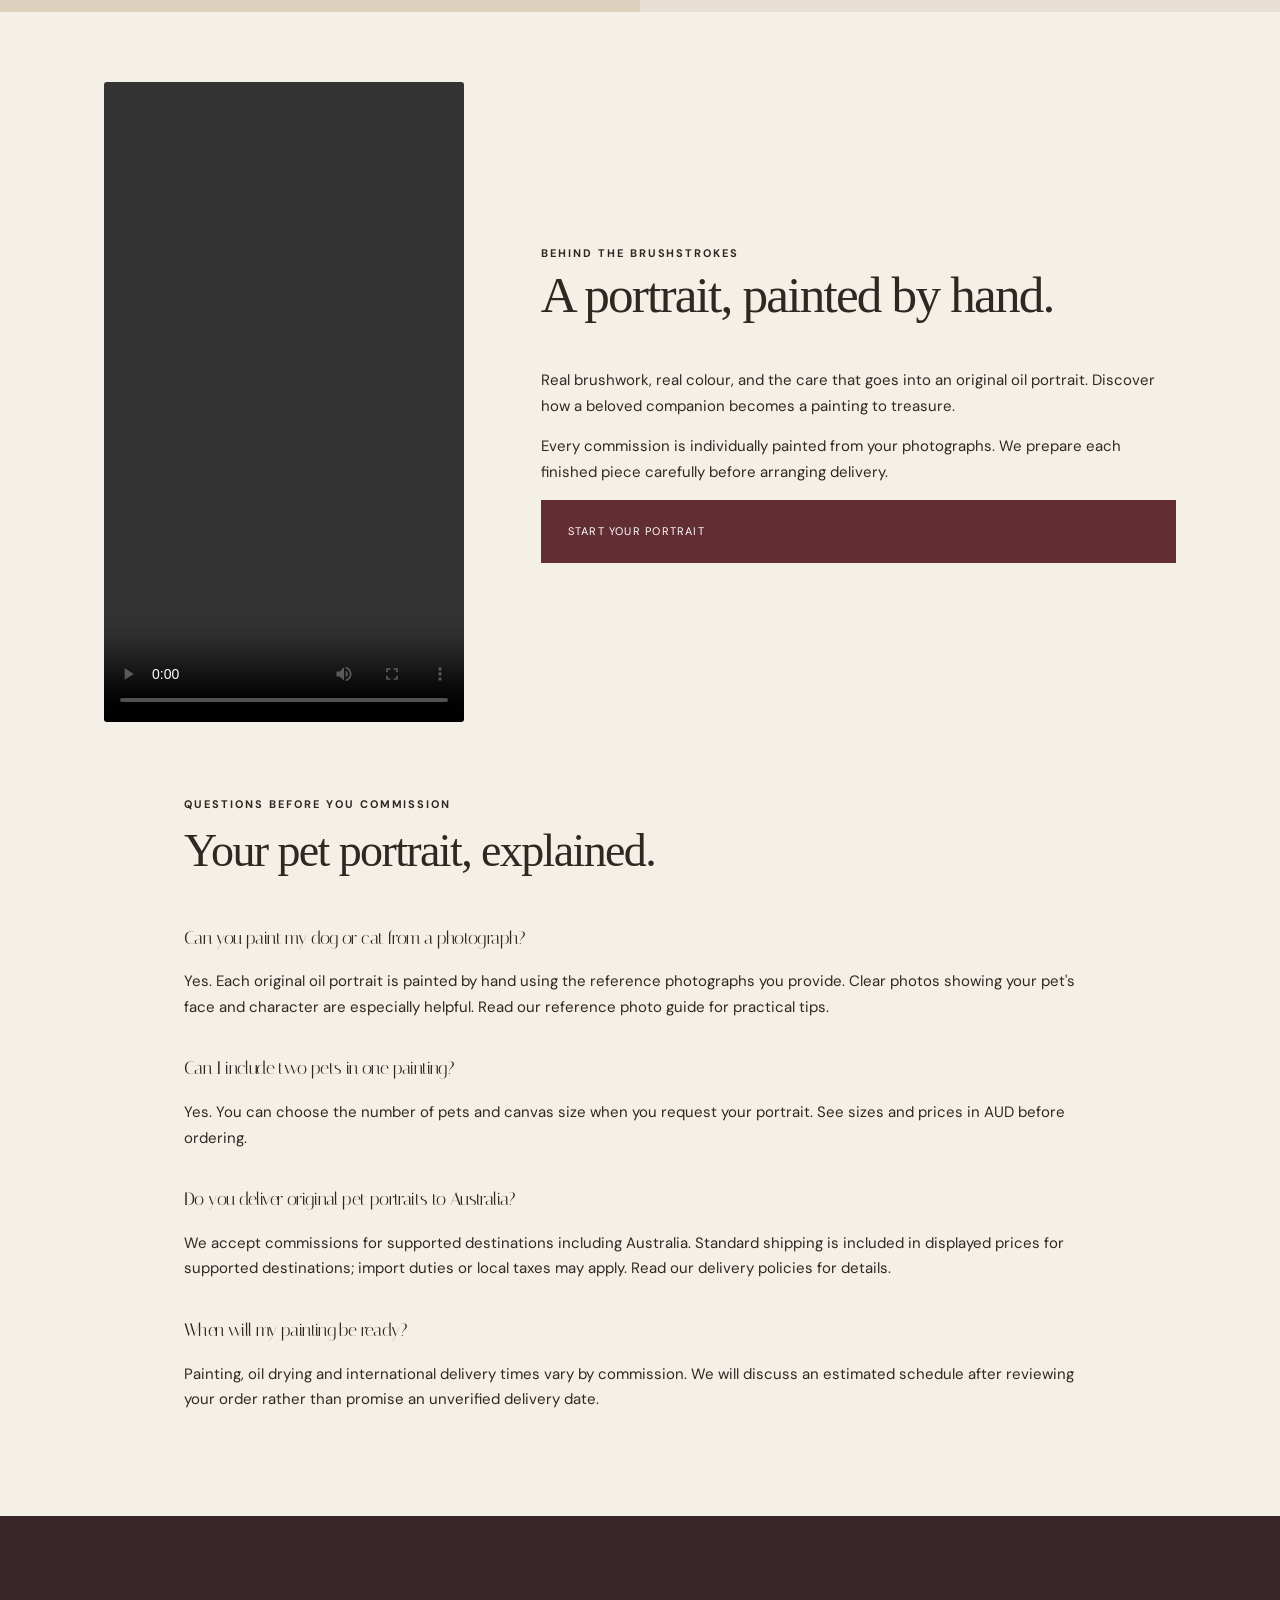
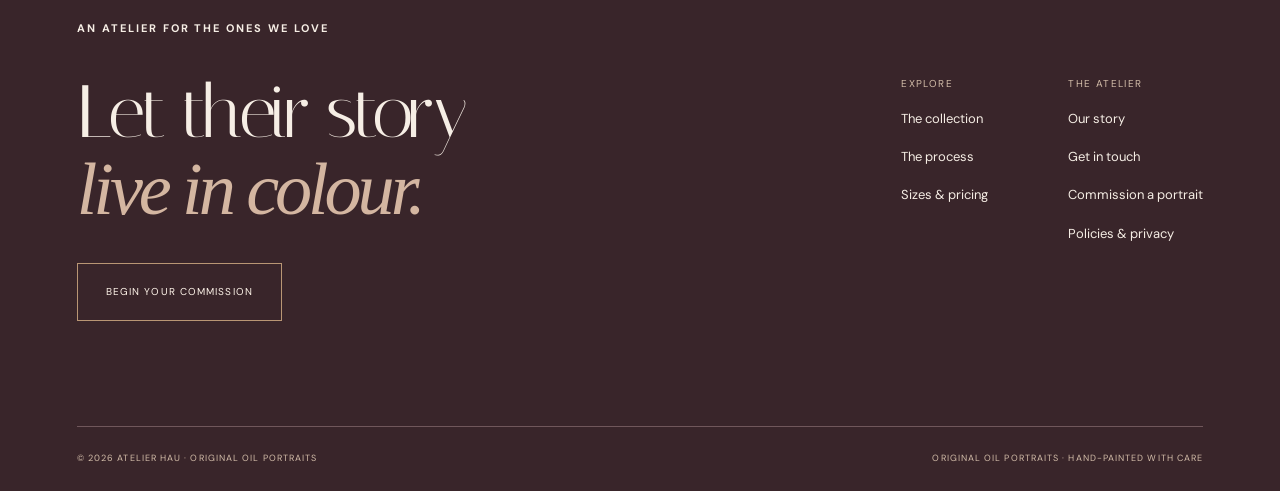
<file: process.html>
<!doctype html><html lang="en"><head><meta charset="utf-8"><meta name="viewport" content="width=device-width, initial-scale=1"><meta name="theme-color" content="#f2eee6"><meta name="description" content="Learn how ATELIER HAU turns your pet's photos into an original oil painting, from choosing a canvas and sharing references to careful finishing and shipping."><title>How Custom Oil Pet Portraits Are Made | ATELIER HAU</title><link rel="preconnect" href="https://fonts.googleapis.com"><link rel="preconnect" href="https://fonts.gstatic.com" crossorigin><link href="https://fonts.googleapis.com/css2?family=DM+Sans:wght@400;500;600;700&family=Italiana&display=swap" rel="stylesheet"><link href="style.css" rel="stylesheet"><link rel="stylesheet" href="assets/studio-help.css"><link rel="canonical" href="https://atelierhau.com/process"><style>@media(max-width:680px){.atelier-film{grid-template-columns:1fr!important;margin:48px auto!important}.atelier-film-frame{width:min(100%,360px);margin:auto}.atelier-film>div:last-child{text-align:left}}</style><link rel="icon" type="image/svg+xml" href="/assets/atelier-hau-favicon.svg?v=20261121-original"></head><body><div class="announcement">ORIGINAL OIL PORTRAITS <span aria-hidden="true">·</span> CREATED BY HAND <span aria-hidden="true">·</span> COMMISSIONS WORLDWIDE</div><header class="site-header"><a class="logo" href="index.html" aria-label="ATELIER HAU home"><img src="assets/atelier-hau-header-logo.png?v=20261109b" alt="ATELIER HAU — Original Oil Portraits" style="width:180px;max-width:100%;height:auto;object-fit:contain"></a><button class="mobile-menu" aria-label="Open navigation" aria-expanded="false"></button><nav class="navigation"><a href="index.html" class="">Home</a><a href="gallery.html" class="">The collection</a><a href="commission.html" class="">Commission</a><a href="process.html" class="current">The process</a><a href="about.html" class="">Our atelier</a><a href="pricing.html" class="">Pricing</a><a href="contact.html" class="">Contact</a></nav><a href="commission.html" class="header-cta">START A PORTRAIT </a></header><main><section class="inner-intro"><span class="eyebrow">04 / THE PROCESS</span><h1>Every painting<br><em>begins with love.</em></h1><p>Thoughtful from the first photograph to the last brushstroke. A personal process, with your companion at its heart.</p></section><section class="process-new"><div class="process-image"><img class="" src="art/chestnut-horse-portrait.webp" alt="Original hand-painted oil portrait of a chestnut horse" loading="lazy"></div><div class="process-list"><div><span>01 / THE BEGINNING</span><h2>Choose your vision.</h2><p>Select your preferred size and number of companions, then share the photographs that feel most like them.</p></div><div><span>02 / THE ARTWORK</span><h2>Made by hand.</h2><p>The painting is individually composed and painted in oils, with attention to expression, colour and character.</p></div><div><span>03 / THE FINISHING TOUCHES</span><h2>Ready to treasure.</h2><p>After the final brushstroke, your original painting is carefully prepared for shipping. We confirm the delivery arrangements for your destination.</p></div></div></section><section class="atelier-film" aria-labelledby="atelier-film-title" style="max-width:1120px;margin:70px auto;padding:0 24px;display:grid;grid-template-columns:minmax(220px,360px) minmax(260px,1fr);gap:clamp(24px,6vw,88px);align-items:center"><div class="atelier-film-frame" style="background:#e8dfd5;aspect-ratio:9/16;overflow:hidden;border-radius:3px"><img id="atelier-film-fallback" src="art/black-dog-classic-portrait.webp" alt="An original hand-painted dog oil portrait" loading="lazy" style="width:100%;height:100%;object-fit:cover"><video id="atelier-film-video" hidden controls playsinline preload="auto" aria-label="A real studio video showing an oil pet portrait being painted" style="width:100%;height:100%;object-fit:cover"></video></div><div><span class="eyebrow">BEHIND THE BRUSHSTROKES</span><h2 id="atelier-film-title" style="font-family:Georgia,serif;font-size:clamp(30px,4vw,52px);font-weight:400;line-height:1.2">A portrait, painted by hand.</h2><p>Real brushwork, real colour, and the care that goes into an original oil portrait. Discover how a beloved companion becomes a painting to treasure.</p><p>Every commission is individually painted from your photographs. We prepare each finished piece carefully before arranging delivery.</p><a href="commission.html" class="action-main">START YOUR PORTRAIT</a></div></section><section class="portrait-faq" aria-labelledby="portrait-faq-title" style="max-width:960px;margin:48px auto 88px;padding:0 24px"><span class="eyebrow">QUESTIONS BEFORE YOU COMMISSION</span><h2 id="portrait-faq-title" style="font-family:Georgia,serif;font-size:clamp(28px,4vw,46px);font-weight:400">Your pet portrait, explained.</h2><div style="display:grid;gap:20px"><div><h3>Can you paint my dog or cat from a photograph?</h3><p>Yes. Each original oil portrait is painted by hand using the reference photographs you provide. Clear photos showing your pet's face and character are especially helpful. Read our <a href="pet-portrait-photo-guide.html">reference photo guide</a> for practical tips.</p></div><div><h3>Can I include two pets in one painting?</h3><p>Yes. You can choose the number of pets and canvas size when you <a href="commission.html">request your portrait</a>. See <a href="pricing.html">sizes and prices in AUD</a> before ordering.</p></div><div><h3>Do you deliver original pet portraits to Australia?</h3><p>We accept commissions for supported destinations including Australia. Standard shipping is included in displayed prices for supported destinations; import duties or local taxes may apply. Read our <a href="policies.html">delivery policies</a> for details.</p></div><div><h3>When will my painting be ready?</h3><p>Painting, oil drying and international delivery times vary by commission. We will discuss an estimated schedule after reviewing your order rather than promise an unverified delivery date.</p></div></div></section></main><footer class="footer"><div class="footer-top"><div><span class="eyebrow">AN ATELIER FOR THE ONES WE LOVE</span><h2>Let their story<br><em>live in colour.</em></h2><a href="commission.html" class="footer-button">BEGIN YOUR COMMISSION</a></div><div class="footer-links"><div><span>EXPLORE</span><a href="gallery.html">The collection</a><a href="process.html">The process</a><a href="pricing.html">Sizes & pricing</a></div><div><span>THE ATELIER</span><a href="about.html">Our story</a><a href="contact.html">Get in touch</a><a href="commission.html">Commission a portrait</a><a href="policies.html">Policies &amp; privacy</a></div></div></div><div class="footer-bottom"><span>© 2026 ATELIER HAU · ORIGINAL OIL PORTRAITS</span><span>ORIGINAL OIL PORTRAITS · HAND-PAINTED WITH CARE</span></div></footer><div class="lightbox" role="dialog" aria-label="Artwork enlarged" aria-modal="true"><button class="lightbox-close" aria-label="Close">×</button><img alt="Enlarged artwork"></div><script src="site.js" defer></script><script src="assets/studio-help.js" defer></script><script src="assets/atelier-film.js?v=20261116-cheerful-2" defer></script><script src="assets/analytics.js" defer></script></body></html>
</file>
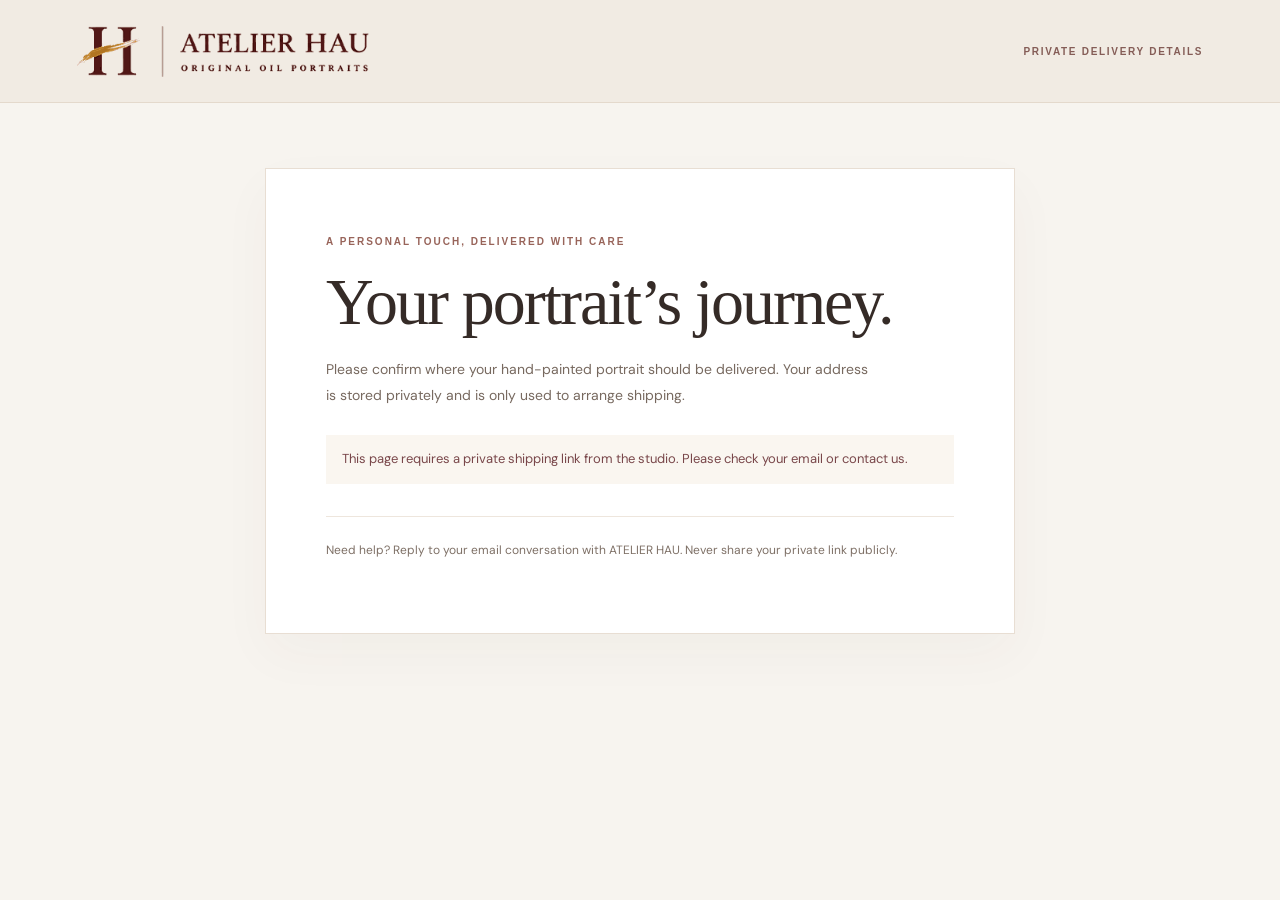
<file: shipping.html>
<!doctype html>
<html lang="en">
<head>
  <meta charset="utf-8">
  <meta name="viewport" content="width=device-width,initial-scale=1">
  <meta name="robots" content="noindex,nofollow,noarchive">
  <meta name="referrer" content="no-referrer">
  <meta http-equiv="Cache-Control" content="no-store">
  <title>Secure Shipping Details | ATELIER HAU</title>
  <link rel="stylesheet" href="assets/style.css">
  <link rel="stylesheet" href="assets/shipping.css">
<link rel="canonical" href="https://atelierhau.com/shipping.html"></head>
<body class="shipping-page">
  <header class="shipping-header">
    <a href="index.html" class="shipping-brand">ATELIER HAU</a>
    <span>PRIVATE DELIVERY DETAILS</span>
  </header>
  <main class="shipping-main">
    <section class="shipping-card">
      <span class="shipping-eyebrow">A personal touch, delivered with care</span>
      <h1>Your portrait’s journey.</h1>
      <p class="shipping-intro">Please confirm where your hand-painted portrait should be delivered. Your address is stored privately and is only used to arrange shipping.</p>
      <p id="shipping-message" class="shipping-message" role="status">Checking your secure link…</p>
      <section id="shipping-success" class="shipping-success" role="status" aria-live="polite" tabindex="-1" hidden>
        <div class="shipping-success-icon" aria-hidden="true">✓</div>
        <span class="shipping-eyebrow">Delivery details confirmed</span>
        <h2>Thank you. Your details are saved.</h2>
        <p>Your delivery information has been received securely for order <strong id="saved-order-reference"></strong>.</p>
        <p>Our studio will confirm the shipping arrangements with you before dispatching your portrait.</p>
        <button id="edit-shipping" class="shipping-edit-button" type="button">Edit delivery details</button>
      </section>
      <form id="shipping-form" hidden>
        <p class="shipping-order">Order <strong id="order-reference"></strong> · <span id="order-pet"></span></p>
        <label>Recipient’s full name <span>*</span><input name="fullName" autocomplete="name" maxlength="120" required></label>
        <label>Phone number (including country code) <span>*</span><input name="phone" type="tel" autocomplete="tel" maxlength="40" placeholder="+61 ..." required></label>
        <label>Street address <span>*</span><input name="address1" autocomplete="address-line1" maxlength="180" required></label>
        <label>Apartment, unit, building (optional)<input name="address2" autocomplete="address-line2" maxlength="180"></label>
        <div class="shipping-grid">
          <label>City / Suburb <span>*</span><input name="city" autocomplete="address-level2" maxlength="100" required></label>
          <label>State / Province<input name="region" autocomplete="address-level1" maxlength="100"></label>
          <label>Postal / ZIP code <span>*</span><input name="postalCode" autocomplete="postal-code" maxlength="32" required></label>
          <label>Country<input id="shipping-country" readonly></label>
        </div>
        <p class="shipping-note">Please double-check your address. We will contact you if additional information is needed for international delivery.</p>
        <button id="save-shipping" class="shipping-button" type="submit">Save delivery details</button>
      </form>
      <p class="shipping-footer">Need help? Reply to your email conversation with ATELIER HAU. Never share your private link publicly.</p>
    </section>
  </main>
  <script defer src="assets/shipping.js"></script>
</body>
</html>
</file>
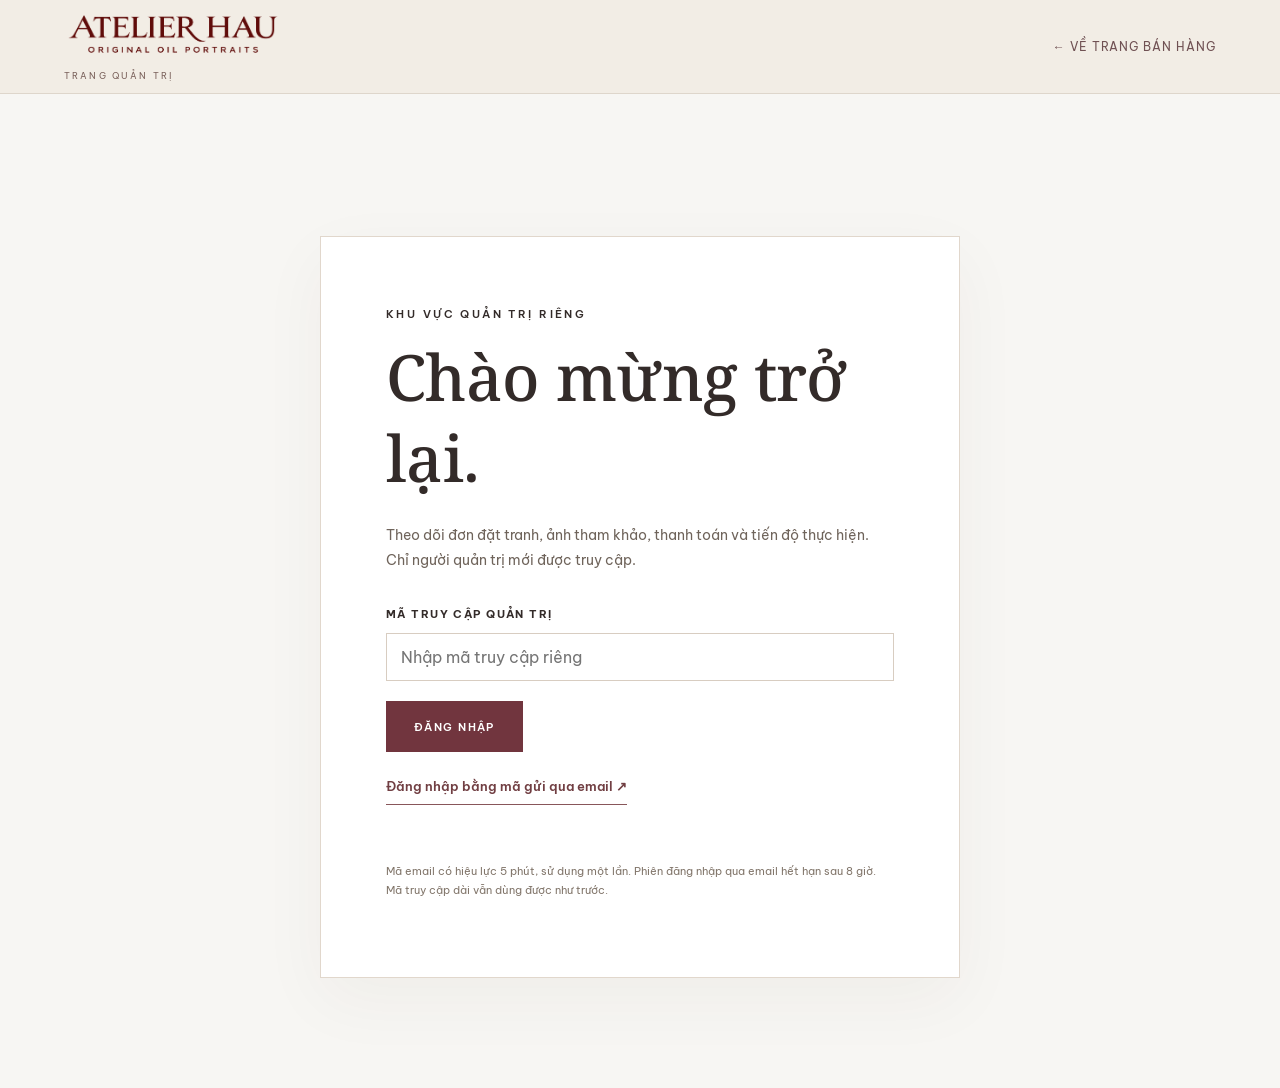
<file: studio.html>
<!doctype html>
<html lang="vi">
<head>
  <meta charset="utf-8">
  <meta name="viewport" content="width=device-width,initial-scale=1">
  <meta name="robots" content="noindex,nofollow,noarchive">
  <meta name="referrer" content="no-referrer">
  <title>Quản trị xưởng tranh | ATELIER HAU</title>
  <link rel="stylesheet" href="assets/style.css">
  <link rel="preconnect" href="https://fonts.googleapis.com">
  <link rel="preconnect" href="https://fonts.gstatic.com" crossorigin>
  <link href="https://fonts.googleapis.com/css2?family=Be+Vietnam+Pro:wght@400;500;600;700;800&amp;family=Noto+Serif:wght@400;500;600;700&amp;display=swap" rel="stylesheet">
  <link rel="stylesheet" href="assets/studio.css?v=20261118-traffic-design">
<style id="traffic-layout-fix">
#studio-traffic-card .studio-traffic-chart-heading{display:flex!important;justify-content:space-between;align-items:center;gap:12px;margin:0 0 16px}
#studio-traffic-card .studio-traffic-chart-heading h3{font:600 17px Georgia,serif!important;margin:0 0 4px;color:#51363b}
#studio-traffic-card .studio-traffic-chart-heading span{font-size:11px;color:#8c7b75}
#studio-traffic-card .studio-traffic-refresh{appearance:none;border:1px solid #e5d9d2;border-radius:8px;padding:10px 14px;background:#f8f3ef;color:#69444b;font-size:12px;font-weight:600;cursor:pointer;white-space:nowrap}
#studio-traffic-card .studio-traffic-refresh:hover{background:#f0e6e0}
#studio-traffic-card .studio-traffic-daily{display:flex!important;flex-direction:column!important;gap:11px!important;height:auto!important;max-height:none!important;overflow:visible!important;background:none!important;border:0!important;padding:0!important;margin:0 0 12px!important}
#studio-traffic-card .studio-traffic-column{display:grid!important;grid-template-columns:48px minmax(0,1fr) 48px!important;gap:12px!important;align-items:center!important;min-height:22px!important;width:100%!important;flex:none!important}
#studio-traffic-card .studio-traffic-date{grid-column:1;grid-row:1;font-size:11px!important;color:#786b67;white-space:nowrap}
#studio-traffic-card .studio-traffic-bar-area{grid-column:2;grid-row:1;display:block!important;width:100%!important;height:12px!important;border-radius:7px;background:#f2ebe7;overflow:hidden}
#studio-traffic-card .studio-traffic-bar{display:block!important;height:100%!important;min-height:0!important;width:var(--traffic-width,0%)!important;border-radius:7px!important;background:#986a73}
#studio-traffic-card .studio-traffic-count{grid-column:3;grid-row:1;text-align:right;font-size:12px!important;color:#634149}
#studio-traffic-card .studio-traffic-legend{display:flex;justify-content:space-between;gap:12px;flex-wrap:wrap;font-size:10px;color:#958580;margin:14px 0}
#studio-traffic-card .studio-traffic-legend i{display:inline-block;width:8px;height:8px;background:#986a73;border-radius:2px;margin-right:5px}
#studio-traffic-card .studio-traffic-note{font-size:11px!important;line-height:1.5!important;background:#faf7f4;padding:10px 12px;border-radius:8px;margin:12px 0 8px}
#studio-traffic-card .studio-traffic-explain{font-size:10px;line-height:1.6;color:#978780}
#studio-traffic-card .studio-traffic-metrics{display:grid;grid-template-columns:repeat(3,minmax(0,1fr));gap:10px}
#studio-traffic-card .studio-traffic-metric{min-width:0}
#studio-traffic-card .studio-traffic-metric small{display:block;color:#968781;font-size:10px;line-height:1.4}
@media(max-width:600px){#studio-traffic-card .studio-traffic-metrics{grid-template-columns:repeat(2,minmax(0,1fr))}#studio-traffic-card .studio-traffic-metric:last-child{grid-column:span 2}#studio-traffic-card .studio-traffic-column{grid-template-columns:42px minmax(0,1fr) 36px!important;gap:8px!important}}
</style></head>
<body class="studio-page">
  <header class="studio-header">
    <a href="index.html" class="studio-brand"><img class="studio-logo" src="assets/atelier-hau-header-logo.png" alt="ATELIER HAU — Original Oil Portraits"><span class="descriptor">TRANG QUẢN TRỊ</span></a>
    <a href="index.html" class="studio-back">← Về trang bán hàng</a>
  </header>
  <main class="studio-main">
    <section class="studio-login" id="studio-login">
      <span class="eyebrow">Khu vực quản trị riêng</span>
      <h1>Chào mừng trở lại.</h1>
      <p>Theo dõi đơn đặt tranh, ảnh tham khảo, thanh toán và tiến độ thực hiện. Chỉ người quản trị mới được truy cập.</p>
      <form id="login-form">
        <label for="access-key">Mã truy cập quản trị</label>
        <input id="access-key" type="password" autocomplete="off" minlength="32" required placeholder="Nhập mã truy cập riêng">
        <button class="btn" type="submit">Đăng nhập</button>
      </form>
      <button id="show-email-login" class="studio-login-switch" type="button">Đăng nhập bằng mã gửi qua email ↗</button>
      <form id="otp-request-form" hidden>
        <p class="studio-footnote">Mã sẽ được gửi đến hộp thư quản trị đang nhận email quản trị của ATELIER HAU.</p>
        <button class="btn" type="submit">Gửi mã 6 chữ số đến email quản trị</button>
      </form>
      <form id="otp-verify-form" hidden>
        <label for="otp-code">Mã xác thực 6 chữ số (sau khi nhận email)</label>
        <input id="otp-code" type="text" inputmode="numeric" autocomplete="one-time-code" pattern="[0-9]{6}" minlength="6" maxlength="6" required placeholder="Nhập 6 chữ số">
        <button class="btn" type="submit">Xác nhận và đăng nhập</button>
      </form>
      <button id="show-key-login" class="studio-login-switch" type="button" hidden>← Dùng mã truy cập quản trị</button>
      <p id="login-message" class="studio-message" role="status" aria-live="polite"></p>
      <p class="studio-footnote">Mã email có hiệu lực 5 phút, sử dụng một lần. Phiên đăng nhập qua email hết hạn sau 8 giờ. Mã truy cập dài vẫn dùng được như trước.</p>
    </section>
    <section id="studio-dashboard" class="studio-dashboard" hidden>
      <div class="studio-shell">
        <aside class="studio-sidebar" aria-label="Điều hướng quản trị">
          <div class="studio-sidebar-brand"><img class="studio-sidebar-logo" src="assets/atelier-hau-header-logo.png" alt="ATELIER HAU — Original Oil Portraits"><small>TRANG QUẢN TRỊ</small></div>
          <div class="studio-nav-label">QUẢN LÝ</div>
          <nav class="studio-navigation">
            <button type="button" class="studio-nav-item active" data-studio-view="overview" aria-current="page"><span class="studio-nav-icon">◫</span> Tổng quan</button>
            <button type="button" class="studio-nav-item" data-studio-view="orders"><span class="studio-nav-icon">▤</span> Đơn hàng <span id="sidebar-order-count" class="studio-nav-count">0</span></button>
            <button type="button" class="studio-nav-item" data-studio-view="traffic"><span class="studio-nav-icon">◷</span> Truy cập website</button>
          </nav>
          <div class="studio-sidebar-bottom"><div class="studio-sidebar-note"><span class="studio-online-dot"></span> Khu vực riêng tư<br><small>Quản lý đơn hàng an toàn</small></div><a href="index.html" class="studio-sidebar-site">Xem trang bán hàng ↗</a></div>
        </aside>
        <div class="studio-workspace">
          <div class="studio-topbar"><div class="studio-breadcrumb">ATELIER HAU <span>/</span> <b id="studio-current-view">Tổng quan</b></div><div class="studio-topbar-right"><span class="studio-environment">CHẾ ĐỘ THỬ NGHIỆM</span><button class="studio-lock" id="logout" type="button"><svg aria-hidden="true" width="16" height="16" viewBox="0 0 24 24" fill="none" stroke="currentColor" stroke-width="1.8" stroke-linecap="round" stroke-linejoin="round" style="vertical-align:-3px;margin-right:5px"><path d="M9 21H5a2 2 0 0 1-2-2V5a2 2 0 0 1 2-2h4"/><path d="m16 17 5-5-5-5"/><path d="M21 12H9"/></svg>Đăng xuất</button></div></div>
          <div class="studio-content">
            <section id="studio-overview-view" class="studio-view" aria-label="Tổng quan kinh doanh">
              <div class="studio-page-heading"><div><span class="studio-kicker">TỔNG QUAN KINH DOANH</span><h1>Chào mừng trở lại!</h1><p>Theo dõi hoạt động kinh doanh và tiến độ đơn đặt tranh tại một nơi.</p></div><div class="studio-heading-actions"><label class="studio-period-label" for="analytics-range">Khoảng thời gian</label><select id="analytics-range"><option value="7">7 ngày gần đây</option><option value="30" selected>30 ngày gần đây</option><option value="90">90 ngày gần đây</option></select><button type="button" class="studio-refresh-analytics" id="refresh-analytics" title="Làm mới thống kê" aria-label="Làm mới thống kê">↻</button></div></div>
              <p id="analytics-notice" class="studio-analytics-notice" role="status">Đang tải số liệu kinh doanh…</p>
              <div class="studio-kpi-grid">
                <article class="studio-kpi"><div class="studio-kpi-label">Yêu cầu đặt tranh <span>↗</span></div><strong id="metric-orders">—</strong><p>Số yêu cầu nhận trong kỳ</p></article>
                <article class="studio-kpi"><div class="studio-kpi-label">Doanh thu đã xác nhận <span>↗</span></div><strong id="metric-revenue">—</strong><p>Tiền thực thu đã xác minh · AUD</p></article>
                <article class="studio-kpi"><div class="studio-kpi-label">Giá trị đơn hàng <span>↗</span></div><strong id="metric-value">—</strong><p>Giá trị dự kiến / đã báo giá</p></article>
                <article class="studio-kpi"><div class="studio-kpi-label">Đang thực hiện <span>↗</span></div><strong id="metric-production">—</strong><p>Đã xác nhận hoặc đang vẽ</p></article>
              </div>
              <div class="studio-analytics-grid">
                <section class="studio-insight-card studio-chart-card"><div class="studio-card-heading"><div><span class="studio-card-eyebrow">HIỆU SUẤT</span><h2>Biểu đồ kinh doanh</h2></div><div class="studio-chart-switch" role="group" aria-label="Chọn loại biểu đồ"><button type="button" class="studio-chart-choice active" data-chart-mode="orders" aria-pressed="true">Đơn hàng</button><button type="button" class="studio-chart-choice" data-chart-mode="revenue" aria-pressed="false">Doanh thu</button><button type="button" class="studio-chart-choice" data-chart-mode="sandbox" aria-pressed="false">Sandbox (thử)</button></div></div><div id="studio-chart" class="studio-chart" aria-label="Biểu đồ đơn đặt tranh theo ngày"><div class="studio-chart-empty">Đang tải biểu đồ…</div></div><div class="studio-chart-footer"><span><i class="studio-legend-dot"></i> <span id="chart-legend-label">Số đơn đặt tranh</span></span><span id="chart-period-caption">30 ngày gần đây</span></div><p class="studio-chart-note" id="chart-data-note">Số yêu cầu đặt tranh theo ngày.</p></section>
                <section class="studio-insight-card studio-pipeline-card"><div class="studio-card-heading"><div><span class="studio-card-eyebrow">TIẾN ĐỘ SẢN XUẤT</span><h2>Trạng thái đơn hàng</h2></div><button type="button" class="studio-card-link" data-studio-view="orders">Xem đơn hàng ↗</button></div><div id="studio-pipeline" class="studio-pipeline"><p class="studio-chart-empty">Đang tải tiến độ…</p></div><p class="studio-pipeline-note">Thống kê theo trạng thái của các đơn hàng trong khoảng thời gian đã chọn.</p></section>
              </div>
              <div class="studio-bottom-grid">
                <section class="studio-insight-card studio-recent-card"><div class="studio-card-heading"><div><span class="studio-card-eyebrow">HOẠT ĐỘNG GẦN ĐÂY</span><h2>Đơn hàng mới nhất</h2></div><button type="button" class="studio-card-link" data-studio-view="orders">Tất cả đơn hàng ↗</button></div><div id="studio-recent-orders" class="studio-recent-orders"><p class="studio-chart-empty">Đang tải đơn hàng…</p></div></section>
                <section id="studio-traffic-card" class="studio-insight-card studio-traffic-card" aria-label="Thống kê truy cập website">
  <div class="studio-card-heading studio-traffic-heading"><div><span class="studio-card-eyebrow">CLOUDFLARE WEB ANALYTICS</span><h2>Khách truy cập website</h2><p class="studio-traffic-subtitle">Theo dõi lượng người ghé thăm và các trang được xem.</p></div><span class="studio-connection-status" id="traffic-connection">Chưa kết nối</span></div>
  <div class="studio-traffic-metrics">
    <div class="studio-traffic-metric"><span>Lượt truy cập</span><strong id="traffic-visits">—</strong><small>Số phiên truy cập ước tính</small></div>
    <div class="studio-traffic-metric"><span>Lượt xem trang</span><strong id="traffic-views">—</strong><small>Tổng số lần mở trang</small></div>
    <div class="studio-traffic-metric"><span>Trung bình mỗi lượt</span><strong id="traffic-average">—</strong><small>Trang được xem / lượt truy cập</small></div>
  </div>
  <div class="studio-traffic-chart-heading"><div><h3>Lượt truy cập theo ngày</h3><span id="traffic-days">30 ngày gần đây</span></div><button type="button" class="studio-traffic-refresh" id="traffic-refresh">↻ Làm mới</button></div>
  <div id="traffic-daily" class="studio-traffic-daily" aria-label="Biểu đồ lượt truy cập theo ngày"><p class="studio-traffic-empty">Đang chờ dữ liệu thống kê.</p></div>
  <div class="studio-traffic-legend"><span><i></i> Lượt truy cập mỗi ngày</span><span>Số bên phải là lượt truy cập</span></div>
  <p id="traffic-message" class="studio-traffic-note" role="status">Đang chờ kết nối dữ liệu Cloudflare Web Analytics.</p>
  <p class="studio-traffic-explain">Lượt truy cập không đồng nghĩa với số người duy nhất. Thống kê này chưa bao gồm số lần đặt tranh hay doanh thu.</p>
</section>
              </div>
              <div class="studio-sandbox-banner"><span>◎</span><p><strong>Doanh thu thực được tách khỏi thanh toán thử nghiệm.</strong> Thanh toán PayPal Sandbox không được tính vào doanh thu. <span id="studio-sandbox-caption">Giao dịch thử nghiệm được thống kê riêng.</span></p></div>
            </section>
            <section id="studio-orders-view" class="studio-view" aria-label="Quản lý đơn hàng" hidden>
              <div class="studio-page-heading studio-orders-heading"><div><span class="studio-kicker">QUẢN LÝ ĐƠN HÀNG</span><h1>Quản lý đơn đặt tranh.</h1><p>Xem thông tin khách, thanh toán, ảnh tham khảo và cập nhật tiến độ vẽ tranh.</p></div></div>
                    <div class="studio-toolbar">
        <label class="studio-search"><span>Tìm kiếm đơn hàng</span><input id="search" type="search" placeholder="Tên khách, thú cưng, email hoặc mã đơn"></label>
        <label class="studio-filter"><span>Trạng thái đơn hàng</span><select id="status-filter"><option value="">Tất cả trạng thái</option><option value="New">Yêu cầu mới</option><option value="Confirmed">Đã xác nhận</option><option value="Painting">Đang vẽ</option><option value="Ready for balance">Chờ thanh toán còn lại</option><option value="Paid awaiting dispatch">Đã thanh toán đủ · chờ gửi</option><option value="Shipped">Đã gửi hàng</option><option value="Completed">Hoàn thành</option><option value="Cancelled">Đã hủy</option></select></label>
        <button class="btn outline" type="button" id="refresh"> Làm mới</button>
      </div>

              <p id="studio-message" class="studio-message" role="status"></p>
                    <div class="studio-layout">
                <section class="studio-list-panel" aria-label="Danh sách đơn hàng">
                  <div class="studio-panel-title"><span>Đơn hàng</span><span id="order-count">0</span></div>
                  <div id="order-list" class="studio-order-list"></div>
                  <button id="load-more" class="studio-more" type="button" hidden>Tải thêm đơn hàng</button>
                </section>
                <section class="studio-detail-panel" id="detail-panel" aria-label="Chi tiết đơn hàng đã chọn">
                  <div class="studio-empty">Chọn một đơn hàng để xem thông tin và ảnh tham khảo.</div>
                </section>
              </div>
            </section>
          </div>
        </div>
      </div>
    </section>
  </main>
  <script defer src="assets/studio.js?v=20261118-live-audit"></script>
</body>
</html>
</file>
<file: style.css>
:root{--paper:#f2eee6;--ink:#27231f;--wine:#633a3a;--cream:#f9f6f0;--muted:#80776e;--line:#d6cec2}*{box-sizing:border-box}html{scroll-behavior:smooth}body{margin:0;background:var(--paper);color:var(--ink);font-family:'DM Sans',Arial,sans-serif;-webkit-font-smoothing:antialiased}a{text-decoration:none;color:inherit}button,input,textarea,select{font:inherit}button{cursor:pointer}img{width:100%;display:block}h1,h2,h3,p{margin-top:0}h1,h2,h3{font-family:'Italiana',Georgia,serif;font-weight:400;letter-spacing:-.045em}em{font-family:Georgia,serif;font-weight:400;letter-spacing:-.055em}p{line-height:1.8}.eyebrow{font-size:10px;letter-spacing:.23em;font-weight:700}.announcement{height:29px;background:#302b27;color:#e8dfd5;text-align:center;font-size:9px;letter-spacing:.22em;display:flex;align-items:center;justify-content:center;gap:22px}.announcement span{color:#d2ae87}.site-header{height:100px;padding:0 4.2%;display:flex;align-items:center;gap:34px;border-bottom:1px solid var(--line);background:var(--paper);position:sticky;top:0;z-index:50}.logo{width:156px;flex-shrink:0;display:flex;flex-direction:column;line-height:.78;font-family:Georgia,serif;color:var(--wine)}.logo-top{font-size:19px;letter-spacing:.22em}.logo-bottom{font-size:39px;letter-spacing:.11em;margin-top:7px}.logo-bottom i{font-style:normal;font-size:14px;color:#b99b70;vertical-align:top;letter-spacing:0}.navigation{display:flex;align-items:center;gap:clamp(12px,1.7vw,28px);margin-left:auto}.navigation a{font-size:10px;text-transform:uppercase;letter-spacing:.1em;white-space:nowrap;color:#5d5750}.navigation a.current{color:var(--wine);border-bottom:1px solid var(--wine);padding-bottom:5px}.header-cta{border:1px solid var(--ink);padding:15px 17px;font-size:10px;letter-spacing:.1em;white-space:nowrap}.header-cta span{padding-left:13px}.mobile-menu{display:none}.hero-new{display:grid;grid-template-columns:52% 48%;min-height:calc(100svh - 129px);max-height:920px}.hero-art{position:relative;min-height:640px;overflow:hidden;background:#b5a390}.hero-art img{height:100%;object-fit:cover;object-position:center}.hero-art-credit{position:absolute;bottom:25px;left:28px;color:#fff;font-size:9px;letter-spacing:.2em;text-shadow:0 1px 7px #000}.hero-editorial{background:#e9e1d5;padding:45px clamp(35px,5vw,90px) 30px;display:flex;flex-direction:column;justify-content:space-between}.hero-top,.hero-bottom{display:flex;justify-content:space-between;align-items:center;gap:12px}.hero-index,.hero-bottom{font-size:9px;letter-spacing:.13em;color:#777066}.hero-title h1{font-size:clamp(75px,7.7vw,148px);line-height:.91;margin-bottom:35px}.hero-title h1 em{color:var(--wine);font-size:.87em}.hero-title p{max-width:370px;color:#5c544d;font-size:14px;margin-bottom:37px}.round-link{display:flex;align-items:center;gap:23px;font-size:10px;letter-spacing:.14em;font-weight:700}.round-link b{display:flex;align-items:center;justify-content:center;width:58px;height:58px;border:1px solid #6f5b51;border-radius:50%;font-size:19px;font-weight:400;transition:.25s}.round-link:hover b{background:var(--wine);color:#fff}.manifesto{text-align:center;padding:155px 20px 135px;max-width:1060px;margin:auto}.manifesto p{font-family:'Italiana',Georgia,serif;font-size:clamp(45px,5.5vw,82px);line-height:1.17;margin:30px 0}.manifesto em{color:var(--wine)}.tiny-star{font-size:30px;color:#b39c7a}.editorial-gallery{padding:20px 5% 150px}.section-line{border-top:1px solid #bdb3a7;padding-top:18px;display:flex;justify-content:space-between;gap:20px;font-size:10px;letter-spacing:.14em;font-weight:700}.editorial-pair{display:grid;grid-template-columns:55% 37%;justify-content:space-between;align-items:start;margin-top:50px}.pair-a img{height:650px;object-fit:cover}.pair-b{padding-top:160px}.pair-b img{height:510px;object-fit:cover}.art-meta{display:flex;justify-content:space-between;gap:15px;padding:15px 0;font-size:10px;letter-spacing:.1em}.art-meta span:last-child{color:var(--muted)}.quote-block{background:#d6c7b6;padding:120px 8%;display:grid;grid-template-columns:30% 70%}.quote-block h2{font-size:clamp(65px,7vw,118px);line-height:.98;margin-bottom:30px}.quote-block h2 em{color:var(--wine)}.quote-block p{max-width:520px;font-size:14px}.underline-link{display:inline-block;border-bottom:1px solid var(--ink);padding:15px 0 9px;font-size:10px;letter-spacing:.15em;font-weight:700}.image-story{position:relative;min-height:750px;background:#312e2b}.image-story>img{position:absolute;inset:0;width:100%;height:100%;object-fit:cover;object-position:center 40%;filter:brightness(.6)}.image-story-copy{position:relative;z-index:1;color:#fff;padding:150px 10%;max-width:680px}.image-story h2{font-size:clamp(70px,8vw,125px);line-height:.95;margin:32px 0}.image-story p{max-width:430px}.pill-light{display:inline-block;background:var(--cream);color:var(--ink);padding:19px 26px;font-size:10px;letter-spacing:.14em;margin-top:25px}.steps-preview{padding:130px 6%}.steps-row{display:grid;grid-template-columns:repeat(3,1fr);gap:70px;margin:75px 0 40px}.steps-row>div{border-top:1px solid var(--line);padding-top:20px}.steps-row span{font-size:11px;color:var(--wine)}.steps-row h3{font-size:65px;margin:24px 0 12px}.steps-row p{font-size:13px;color:#70665b}.footer{background:#2b2825;color:#eee9e0;padding:100px 6% 25px}.footer-top{display:flex;justify-content:space-between;gap:50px}.footer h2{font-size:clamp(65px,7vw,115px);line-height:.95;margin:35px 0}.footer h2 em{color:#c9a99b}.footer-button{display:inline-block;border:1px solid #b8a69b;padding:20px 28px;font-size:10px;letter-spacing:.13em}.footer-links{display:flex;gap:80px;padding-top:60px}.footer-links>div{display:flex;flex-direction:column;gap:18px}.footer-links span{font-size:10px;color:#b5a49a;letter-spacing:.14em}.footer-links a{font-size:13px}.footer-bottom{border-top:1px solid #544c46;margin-top:105px;padding-top:25px;display:flex;justify-content:space-between;gap:25px;font-size:9px;letter-spacing:.12em;color:#b6aaa0}.inner-intro{padding:110px 7% 100px;min-height:480px}.inner-intro h1{font-size:clamp(75px,9vw,150px);line-height:.93;margin:30px 0}.inner-intro h1 em{color:var(--wine)}.inner-intro p{max-width:580px;font-size:15px;color:#6e655b}.gallery-wrap{padding:0 5% 120px}.filter-row{border-top:1px solid var(--line);display:flex;align-items:center;justify-content:space-between;gap:25px;padding:22px 0 45px}.filter-row>span{font-size:10px;letter-spacing:.15em}.filters{display:flex;gap:10px;flex-wrap:wrap}.filters button{background:none;border:1px solid var(--line);border-radius:30px;padding:10px 18px;font-size:11px}.filters button.active{background:var(--ink);color:#fff}.masonry{columns:3;column-gap:26px}.gallery-item{break-inside:avoid;margin-bottom:50px}.gallery-item:nth-child(3n+2){padding-top:85px}.gallery-item:nth-child(4n){padding-top:30px}.gallery-image{display:block;width:100%;padding:0;border:0;background:#ded6ca;overflow:hidden}.gallery-image img{transition:transform .5s}.gallery-image:hover img{transform:scale(1.04)}.gallery-item[hidden]{display:none}.gallery-end{text-align:center;margin:65px 0 0;font-size:10px;letter-spacing:.14em}.lightbox{position:fixed;inset:0;background:rgba(20,17,16,.94);z-index:99;display:none;align-items:center;justify-content:center;padding:45px}.lightbox.open{display:flex}.lightbox img{max-height:90vh;max-width:95vw;width:auto;object-fit:contain}.lightbox-close{position:absolute;right:30px;top:18px;border:0;background:transparent;color:white;font-size:45px}.commission-new,.pricing-new,.process-new,.about-new,.contact-new{display:grid;grid-template-columns:1fr 1fr;min-height:700px}.commission-photo,.process-image,.about-image,.contact-new>div:first-child,.pricing-new>div:first-child{background:#ddd0bd;position:relative}.commission-photo img,.process-image img,.about-image img,.contact-new>div:first-child img,.pricing-new>div:first-child img{height:100%;max-height:900px;object-fit:cover}.commission-photo>p{position:absolute;bottom:20px;left:30px;color:white;text-shadow:0 1px 4px #000;font-size:10px;letter-spacing:.13em}.commission-panel,.pricing-copy,.about-copy,.contact-panel{padding:90px clamp(35px,7vw,120px);background:#e9e0d3}.commission-panel h2,.pricing-copy h2,.about-copy h2,.contact-panel h2{font-size:clamp(55px,5vw,85px);line-height:1.05;margin:24px 0 50px}.commission-panel label,.contact-panel label{display:block;font-size:10px;letter-spacing:.12em;font-weight:700;margin:24px 0}.commission-panel select,.contact-panel input,.contact-panel textarea{display:block;width:100%;border:0;border-bottom:1px solid #a89b8d;background:transparent;padding:15px 0;margin-top:10px;color:var(--ink);outline-offset:5px;font-size:15px;letter-spacing:0}.contact-panel textarea{min-height:135px;resize:vertical}.commission-panel .checkbox-label{font-size:12px;letter-spacing:0;font-weight:400}.checkbox-label input{accent-color:var(--wine)}.estimate{border-top:1px solid #b8ab9d;border-bottom:1px solid #b8ab9d;padding:25px 0;margin:35px 0;display:flex;flex-direction:column;gap:10px}.estimate>span{font-size:10px;letter-spacing:.15em}.estimate strong{font-family:'Italiana',Georgia,serif;font-size:65px;font-weight:400}.estimate small{color:#71675d;font-size:11px;line-height:1.7}.action-main{display:flex;justify-content:space-between;align-items:center;width:100%;background:var(--wine);color:#fff;padding:23px 27px;border:0;font-size:11px;letter-spacing:.12em;text-align:left}.demo-notice{font-size:10px;letter-spacing:.08em;color:#75695f;margin:20px 0}.pricing-copy table{width:100%;border-collapse:collapse;margin:35px 0}.pricing-copy th,.pricing-copy td{text-align:left;border-bottom:1px solid #c4b8aa;padding:20px 8px;font-size:13px}.pricing-copy th{font-size:10px;letter-spacing:.13em}.pricing-copy p,.about-copy p{font-size:14px;color:#625950}.caption{font-size:10px;letter-spacing:.12em;padding:18px}.process-list{padding:50px 8%;background:#e7dfd3}.process-list>div{padding:45px 0;border-bottom:1px solid #bfb3a5}.process-list span{font-size:10px;letter-spacing:.13em}.process-list h2{font-size:clamp(50px,5vw,80px);margin:20px 0}.process-list p{font-size:14px;max-width:460px;color:#655c53}.about-copy{display:flex;flex-direction:column;justify-content:center}.contact-panel form{max-width:520px}
@media(max-width:1150px){.site-header{gap:18px}.navigation{gap:12px}.navigation a{font-size:9px}.header-cta{display:none}.hero-title h1{font-size:clamp(70px,8vw,120px)}}
@media(max-width:800px){.announcement{font-size:8px;gap:10px;letter-spacing:.07em}.site-header{height:80px;padding:0 20px}.mobile-menu{display:block;margin-left:auto;background:none;border:0;font-size:25px}.navigation{display:none;position:absolute;top:80px;left:0;right:0;background:var(--paper);padding:15px 25px 30px;flex-direction:column;align-items:stretch;gap:0;box-shadow:0 14px 20px #0002}.navigation.open{display:flex}.navigation a{padding:14px 0;font-size:12px}.hero-new{display:flex;flex-direction:column;max-height:none}.hero-art{min-height:440px;height:52vh}.hero-editorial{min-height:580px;padding:40px 28px}.hero-title h1{font-size:clamp(76px,12vw,110px)}.manifesto{padding:95px 25px}.editorial-pair{grid-template-columns:1fr 1fr;gap:22px}.pair-a img{height:400px}.pair-b{padding-top:100px}.pair-b img{height:310px}.quote-block{grid-template-columns:1fr;gap:40px;padding:85px 6%}.image-story{min-height:640px}.image-story-copy{padding:115px 8%}.steps-row{gap:25px}.steps-row h3{font-size:48px}.footer-top{flex-direction:column}.footer-links{padding-top:20px}.inner-intro{padding:80px 6%}.masonry{columns:2}.commission-new,.pricing-new,.process-new,.about-new,.contact-new{grid-template-columns:1fr}.commission-photo,.process-image,.about-image,.contact-new>div:first-child,.pricing-new>div:first-child{height:520px}.commission-panel,.pricing-copy,.about-copy,.contact-panel{padding:70px 8%}.filter-row{flex-direction:column;align-items:flex-start}}
@media(max-width:520px){.hero-art{height:400px;min-height:400px}.hero-editorial{min-height:530px}.hero-title h1{font-size:clamp(67px,16vw,90px)}.hero-title p{font-size:13px}.hero-index{display:none}.manifesto p{font-size:46px}.editorial-gallery{padding:0 6% 85px}.editorial-pair{display:block}.pair-a img{height:auto}.pair-b{display:block;padding:35px 0 0 16%}.pair-b img{height:auto}.art-meta{font-size:8px}.quote-block h2{font-size:62px}.image-story h2{font-size:72px}.steps-preview{padding:85px 6%}.steps-row{grid-template-columns:1fr;gap:35px;margin:45px 0}.steps-row h3{margin:10px 0}.footer{padding:80px 7% 25px}.footer h2{font-size:68px}.footer-links{gap:40px}.footer-bottom{flex-direction:column;margin-top:75px}.inner-intro{min-height:390px}.inner-intro h1{font-size:70px}.masonry{columns:1}.gallery-item:nth-child(n){padding-top:0}.gallery-item{margin-bottom:35px}.gallery-wrap{padding:0 6% 75px}.commission-photo,.process-image,.about-image,.contact-new>div:first-child,.pricing-new>div:first-child{height:400px}.commission-panel,.pricing-copy,.about-copy,.contact-panel{padding:55px 7%}}

/* V2 QA: order flow and responsive overflow */
[hidden]{display:none!important}html,body{max-width:100%;overflow-x:clip}.site-header{min-width:0}.navigation{min-width:0}.hero-new>*{min-width:0}.hero-title h1,.inner-intro h1,.footer h2{overflow-wrap:normal}.order-stage{background:#f8f4ed;padding:100px 6%;scroll-margin-top:110px}.order-stage-inner{max-width:1100px;margin:auto}.order-stage-heading{max-width:650px}.order-stage-heading h2{font-size:clamp(50px,6vw,90px);line-height:1.05;margin:22px 0}.order-stage-heading p{font-size:14px;color:#675c51}.order-form{display:grid;grid-template-columns:310px minmax(0,1fr);gap:35px 65px;margin-top:55px}.order-summary{padding:28px;border:1px solid #c8baaa;display:flex;flex-direction:column;gap:20px;align-self:start}.order-summary>span{font-size:10px;letter-spacing:.15em}.order-summary strong{font-size:16px;font-weight:500}.order-summary strong:nth-of-type(2){font-family:Italiana,Georgia,serif;font-size:48px;font-weight:400}.text-button{border:0;border-bottom:1px solid var(--ink);background:none;align-self:flex-start;padding:8px 0;font-size:12px}.order-fields{display:grid;grid-template-columns:1fr 1fr;gap:20px}.order-fields label{display:flex;flex-direction:column;gap:10px;font-size:11px;font-weight:600;letter-spacing:.06em}.order-fields label.full{grid-column:1/-1}.order-fields input,.order-fields textarea{min-width:0;width:100%;border:1px solid #c9bbaa;background:#fffdf9;padding:15px;color:var(--ink);font-size:14px;letter-spacing:0}.order-fields input[type=file]{font-size:12px}.order-fields small{font-size:10px;color:#6b6056;font-weight:400}.order-form>.action-main,.order-form>.demo-notice{grid-column:2}.review-panel{max-width:760px;margin:50px auto 0;background:#e9e0d3;padding:45px}.review-panel h3{font-size:46px}.review-panel p{overflow-wrap:anywhere}.action-main{cursor:pointer}.gallery-image{cursor:zoom-in}.lightbox-close{cursor:pointer}.hero-title h1{overflow-wrap:break-word}@media(max-width:1150px){.site-header{gap:12px}.navigation{gap:9px}.navigation a{font-size:8px;letter-spacing:.06em}}@media(max-width:800px){.order-stage{padding:70px 7%}.order-form{grid-template-columns:1fr;gap:25px}.order-form>.action-main,.order-form>.demo-notice{grid-column:1}.order-summary{max-width:none}.hero-title h1{font-size:clamp(58px,11vw,100px)}}@media(max-width:520px){.order-fields{grid-template-columns:1fr}.order-fields label.full{grid-column:1}.order-stage-heading h2{font-size:50px}.inner-intro h1{font-size:clamp(48px,13vw,70px)}.footer h2{font-size:clamp(48px,12vw,68px)}.hero-title h1{font-size:clamp(58px,15vw,82px)}.announcement{padding:0 8px;font-size:7px;gap:7px}.commission-panel h2,.pricing-copy h2,.about-copy h2,.contact-panel h2{font-size:clamp(45px,11vw,65px)}}


/* 2026-11-07: Correct V2 hero overlap. Contain artwork in its own grid cell. */
@media (min-width:801px){
 .hero-new{height:clamp(690px,calc(100svh - 129px),920px);min-height:0;max-height:none;align-items:stretch;overflow:hidden}
 .hero-art{height:100%;min-height:0;min-width:0;overflow:hidden;isolation:isolate}
 .hero-art>img{position:absolute;inset:0;width:100%;height:100%;object-fit:cover;object-position:center center}
 .hero-editorial{min-height:0;min-width:0;overflow:hidden;gap:22px}
 .hero-title{min-width:0}
 .hero-title h1{font-size:clamp(66px,6.6vw,114px);line-height:.96;overflow-wrap:normal}
 .hero-title p{margin-bottom:22px}
}
@media (min-width:801px) and (max-height:800px){
 .hero-new{height:clamp(620px,calc(100svh - 129px),760px)}
 .hero-editorial{padding-top:28px;padding-bottom:24px}
 .hero-title h1{font-size:clamp(60px,6vw,99px);margin-bottom:22px}
 .hero-title p{font-size:13px;line-height:1.6;margin-bottom:18px}
 .round-link b{width:48px;height:48px}
}
@media (max-width:800px){
 .hero-new{height:auto;max-height:none;min-height:0;overflow:visible}
 .hero-art{height:clamp(380px,110vw,650px);min-height:0;overflow:hidden}
 .hero-art>img{width:100%;height:100%;object-fit:cover}
 .hero-editorial{height:auto;min-height:490px;overflow:visible}
 .hero-title h1{overflow-wrap:normal}
}
@media (max-width:520px){
 .hero-art{height:clamp(330px,105vw,520px)}
 .hero-editorial{min-height:480px}
 .hero-title h1{font-size:clamp(51px,12vw,72px)}
}


/* Commission V2: independent editorial layout, preserves original pricing JS and checkout form */
.v2-commission{background:#f2eee6}
.v2-commission .commission-intro-v2{display:grid;grid-template-columns:49% 51%;min-height:620px;background:#e9e0d4}
.v2-commission .commission-intro-text{display:flex;flex-direction:column;align-items:flex-start;justify-content:center;padding:clamp(45px,7vw,120px);min-width:0}
.v2-commission .commission-intro-text h1{font-size:clamp(66px,7.5vw,130px);line-height:.94;margin:34px 0;letter-spacing:-.055em}
.v2-commission .commission-intro-text h1 em,.v2-commission .commission-builder-heading h2 em{color:#633a3a}
.v2-commission .commission-intro-text p{max-width:410px;color:#685e55;font-size:14px;line-height:1.85}
.v2-commission .commission-scroll-link{font-size:10px;letter-spacing:.17em;border-bottom:1px solid #633a3a;padding-bottom:12px;margin-top:25px;display:flex;gap:35px;align-items:center}
.v2-commission .commission-intro-image{position:relative;min-height:620px;overflow:hidden}
.v2-commission .commission-intro-image img{position:absolute;inset:0;height:100%;width:100%;object-fit:cover}
.v2-commission .commission-intro-image>span{position:absolute;bottom:28px;left:35px;color:white;font-size:10px;letter-spacing:.17em;text-shadow:0 1px 6px #222}
.v2-commission .commission-builder-v2{padding:clamp(75px,9vw,145px) 6% 125px;scroll-margin-top:110px}
.v2-commission .commission-builder-heading{text-align:center;max-width:730px;margin:0 auto 75px}
.v2-commission .commission-builder-heading h2{font-size:clamp(60px,7vw,112px);line-height:1;margin:25px 0}
.v2-commission .commission-builder-heading p{font-size:14px;color:#6e635a}
.v2-commission .commission-builder-layout{display:grid;grid-template-columns:minmax(0,46%) minmax(0,54%);gap:clamp(30px,5vw,90px);max-width:1360px;margin:auto;align-items:start}
.v2-commission .commission-art-panel{min-width:0}
.v2-commission .commission-art-panel>img{height:clamp(420px,47vw,700px);width:100%;object-fit:cover;background:#d3c9bc}
.v2-commission .commission-art-caption{display:flex;justify-content:space-between;gap:12px;padding:17px 0;font-size:9px;letter-spacing:.13em}
.v2-commission .commission-note{border-top:1px solid #cfc5b8;margin-top:42px;padding-top:30px}
.v2-commission .commission-note p{font-family:'Italiana',Georgia,serif;font-size:clamp(30px,3vw,46px);line-height:1.2;max-width:450px;margin:18px 0}
.v2-commission .commission-config-panel{min-width:0;background:#e9e0d4;padding:clamp(32px,4.5vw,70px)}
.v2-commission .commission-config-panel h3{font-size:clamp(45px,5vw,76px);margin:24px 0 15px;line-height:1}
.v2-commission .commission-config-lede{font-size:13px;color:#685f55;line-height:1.8;margin-bottom:30px}
.v2-commission .form-fields{display:grid;grid-template-columns:1fr 1fr;gap:22px}
.v2-commission .field{margin-bottom:24px;min-width:0}
.v2-commission .field label{display:block;font-size:10px;letter-spacing:.13em;font-weight:700;text-transform:uppercase;margin-bottom:10px}
.v2-commission .field select{width:100%;min-width:0;background:#f7f2ea;border:1px solid #c6b9a9;padding:16px 12px;color:#302923;font-size:13px;border-radius:0;min-height:55px}
.v2-commission .tick{display:flex;align-items:center;gap:12px;font-size:12px;line-height:1.6;padding:6px 0 18px}
.v2-commission .tick input{accent-color:#633a3a;width:17px;height:17px;flex-shrink:0}
.v2-commission .price-display{background:#f6f0e7;border-top:1px solid #bba99b;border-bottom:1px solid #bba99b;padding:26px;margin:20px 0 24px}
.v2-commission .price-display .eyebrow{font-size:10px}
.v2-commission .price-value{font-family:'Italiana',Georgia,serif;font-size:clamp(52px,6vw,86px);line-height:1.1;margin:14px 0;color:#633a3a}
.v2-commission .price-display .small{font-size:11px;color:#71655b;line-height:1.7}
.v2-commission .commission-proceed{display:flex;justify-content:space-between;align-items:center;width:100%;background:#633a3a;color:#fff;border:0;padding:21px 24px;min-height:64px;letter-spacing:.14em;font-size:11px;font-weight:700;cursor:pointer}
.v2-commission .commission-proceed:hover{background:#4e2c2e}
.v2-commission .commission-checkout-note{font-size:11px;line-height:1.8;color:#70645a;margin-top:18px}
.v2-commission .commission-reassurance{display:grid;grid-template-columns:repeat(3,1fr);gap:35px;padding:65px 6% 115px;background:#e6ded2}
.v2-commission .commission-reassurance>div{border-top:1px solid #bcae9f;padding-top:25px}
.v2-commission .commission-reassurance span{font-size:11px;color:#633a3a}
.v2-commission .commission-reassurance h3{font-size:48px;margin:25px 0 10px}
.v2-commission .commission-reassurance p{font-size:13px;color:#6e6259;max-width:300px}
@media(max-width:950px){.v2-commission .commission-intro-v2{grid-template-columns:1fr 1fr}.v2-commission .commission-intro-text{padding:40px}.v2-commission .commission-intro-text h1{font-size:clamp(57px,7vw,80px)}.v2-commission .commission-builder-layout{gap:24px}.v2-commission .commission-config-panel{padding:30px}.v2-commission .form-fields{grid-template-columns:1fr;gap:0}}
@media(max-width:800px){.v2-commission .commission-intro-v2{grid-template-columns:1fr}.v2-commission .commission-intro-text{padding:70px 7%;min-height:470px}.v2-commission .commission-intro-text h1{font-size:clamp(65px,12vw,100px)}.v2-commission .commission-intro-image{min-height:0;height:clamp(360px,90vw,600px)}.v2-commission .commission-builder-v2{padding:75px 6%}.v2-commission .commission-builder-heading{margin-bottom:45px}.v2-commission .commission-builder-layout{grid-template-columns:1fr;gap:45px}.v2-commission .commission-art-panel>img{height:clamp(350px,85vw,550px)}.v2-commission .commission-note{margin-top:20px}.v2-commission .commission-reassurance{grid-template-columns:1fr;gap:25px;padding:65px 7%}}
@media(max-width:520px){.v2-commission .commission-intro-text h1{font-size:clamp(57px,14vw,78px)}.v2-commission .commission-builder-heading h2{font-size:clamp(53px,12vw,72px)}.v2-commission .commission-config-panel h3{font-size:55px}.v2-commission .commission-art-caption{display:block;line-height:2}.v2-commission .price-display{padding:22px 18px}.v2-commission .commission-config-panel{padding:28px 20px}.v2-commission .commission-builder-v2{padding-left:4%;padding-right:4%}}


/* Homepage selected works: aligned art-gallery diptych, no cropped animal faces */
.editorial-gallery .editorial-pair{
  display:grid;
  grid-template-columns:minmax(0,1fr) minmax(0,1fr);
  gap:clamp(24px,4vw,68px);
  align-items:end;
  justify-content:initial;
  margin-top:48px;
}
.editorial-gallery .editorial-pair .pair-a,
.editorial-gallery .editorial-pair .pair-b{
  display:block;
  min-width:0;
  padding:0;
  align-self:end;
}
.editorial-gallery .editorial-pair .pair-a img,
.editorial-gallery .editorial-pair .pair-b img{
  display:block;
  width:100%;
  height:clamp(350px,38vw,570px);
  object-fit:contain;
  object-position:center bottom;
  background:#e7ded2;
}
.editorial-gallery .editorial-pair .art-meta{
  min-height:43px;
  align-items:start;
  line-height:1.5;
}
@media(max-width:800px){
 .editorial-gallery .editorial-pair{gap:20px}
 .editorial-gallery .editorial-pair .pair-a img,
 .editorial-gallery .editorial-pair .pair-b img{height:clamp(230px,44vw,380px)}
}
@media(max-width:520px){
 .editorial-gallery .editorial-pair{grid-template-columns:1fr;gap:35px}
 .editorial-gallery .editorial-pair .pair-a img,
 .editorial-gallery .editorial-pair .pair-b img{height:auto;max-height:520px;aspect-ratio:4/3;object-fit:contain}
}


/* Full-bleed selected works: crop canvas edges, keep pets' faces in frame */
.editorial-gallery .editorial-pair .pair-a,
.editorial-gallery .editorial-pair .pair-b{overflow:visible}
.editorial-gallery .editorial-pair .pair-a img,
.editorial-gallery .editorial-pair .pair-b img{
  width:100%;height:clamp(350px,38vw,570px);
  object-fit:cover;
  background:#e7ded2;
}
.editorial-gallery .editorial-pair .pair-a img{object-position:50% 42%}
.editorial-gallery .editorial-pair .pair-b img{object-position:50% 32%}
@media(max-width:800px){
 .editorial-gallery .editorial-pair .pair-a img,
 .editorial-gallery .editorial-pair .pair-b img{height:clamp(230px,44vw,380px)}
}
@media(max-width:520px){
 .editorial-gallery .editorial-pair .pair-a img,
 .editorial-gallery .editorial-pair .pair-b img{height:auto;aspect-ratio:4/3;max-height:none;object-fit:cover}
}


/* Selected Works: move the two-dog artwork down inside the frame to reveal both bodies. */
.editorial-gallery .editorial-pair .pair-b img{object-position:center 100%}


/* Selected Works — approved artwork focal points, desktop and mobile.
   Crown stays fully visible; both Pomeranian faces remain visible. */
.editorial-gallery .editorial-pair .pair-a img{object-position:50% 0%}
.editorial-gallery .editorial-pair .pair-b img{object-position:50% 38%}
@media(max-width:520px){
 .editorial-gallery .editorial-pair .pair-a img{object-position:50% 0%}
 .editorial-gallery .editorial-pair .pair-b img{object-position:50% 38%}
}

/* ATELIER HAU — restrained icon system; vector-only, no emoji glyphs. */
.site-header .header-cta span{display:none}
.site-header .mobile-menu{color:var(--wine);font-family:Arial,sans-serif;font-size:0;width:44px;height:44px;display:none;align-items:center;justify-content:center;padding:0;border:1px solid transparent;border-radius:0}
.site-header .mobile-menu::before{content:"";display:block;width:20px;height:14px;border-top:2px solid currentColor;border-bottom:2px solid currentColor;background:linear-gradient(currentColor,currentColor) center/100% 2px no-repeat}
.site-header .mobile-menu[aria-expanded="true"]::before{width:19px;height:19px;border:0;background:linear-gradient(45deg,transparent 46%,currentColor 47%,currentColor 53%,transparent 54%),linear-gradient(-45deg,transparent 46%,currentColor 47%,currentColor 53%,transparent 54%)}
.round-link b{font-size:0;position:relative;flex:none;width:48px;height:48px;border-color:var(--wine)}
.round-link b::before,.round-link b::after{content:"";position:absolute;display:block}
.round-link b::before{width:15px;height:1px;background:currentColor;transform:rotate(-45deg);top:23px;left:17px}
.round-link b::after{width:8px;height:8px;border-top:1px solid currentColor;border-right:1px solid currentColor;top:15px;left:24px}
.round-link{gap:18px;line-height:1.5}
.tiny-star{width:32px;height:32px;margin:35px auto 0;font-size:0;position:relative;color:#a58c6c}
.tiny-star::before,.tiny-star::after{content:"";position:absolute;top:50%;left:50%;width:24px;height:1px;background:currentColor;transform:translate(-50%,-50%)}
.tiny-star::after{transform:translate(-50%,-50%) rotate(90deg)}
.header-cta,.section-line a,.underline-link,.pill-light,.footer-button,.action-main,.commission-proceed{letter-spacing:.11em}
@media(max-width:800px){.site-header .mobile-menu{display:flex;flex-shrink:0}.site-header .mobile-menu:focus-visible{outline:2px solid var(--wine);outline-offset:3px}.round-link b{width:42px;height:42px}.round-link b::before{top:20px;left:14px}.round-link b::after{top:12px;left:21px}.manifesto .tiny-star{margin-top:28px}}
@media(max-width:520px){.round-link{font-size:9px;gap:14px;justify-content:flex-start}.round-link b{width:40px;height:40px}.round-link b::before{top:19px;left:13px}.round-link b::after{top:11px;left:20px}.manifesto .tiny-star{width:26px;height:26px}.manifesto .tiny-star::before,.manifesto .tiny-star::after{width:20px}}

/* Brand palette refinement — inspired by approved burgundy/gold ATELIER HAU logo.
   Ivory is the primary canvas; burgundy is the signature, not a wall of red. */
:root{
 --paper:#F5F0E7;
 --cream:#FAF7F0;
 --ink:#302723;
 --wine:#632D34;
 --muted:#74675E;
 --line:#D8C9B8;
 --brand-gold:#B08B51;
 --brand-burgundy:#632D34;
 --brand-dark:#39252A;
}
body,.site-header{background:var(--paper)}
.site-header{border-bottom-color:#DDD1C3}
.navigation a{color:#55453F}
.navigation a.current,.navigation a:hover{color:var(--wine)}
.header-cta{border-color:var(--wine);color:var(--wine)}
.header-cta:hover{background:var(--wine);color:#FFF9F0}
.announcement{background:var(--brand-dark);color:#F5EDE2}
.announcement span{color:var(--brand-gold)}
.hero-editorial,.commission-panel,.pricing-copy,.about-copy,.contact-panel{background:#EDE3D6}
.hero-title h1 em,.manifesto em,.inner-intro h1 em,.quote-block h2 em{color:var(--wine)}
.hero-title p,.hero-bottom,.hero-index,.inner-intro p{color:#6B5B52}
.round-link b{border-color:var(--wine);color:var(--wine)}
.round-link:hover b{background:var(--wine);color:#FFF}
.tiny-star{color:var(--brand-gold)}
.quote-block{background:#DED0BF}
.section-line,.steps-row>div{border-color:#CDBBA9}
.underline-link{border-bottom-color:var(--wine)}
.pill-light{background:var(--cream);color:var(--wine)}
.pill-light:hover{background:var(--wine);color:#fff}
.action-main,.v2-commission .commission-proceed{background:var(--wine);color:#FFF}
.action-main:hover,.v2-commission .commission-proceed:hover{background:#4A2027}
.v2-commission .commission-intro-text,.v2-commission .commission-config-panel{background:#EDE3D6}
.v2-commission .price-display{background:#F8F2E8}
.v2-commission .commission-reassurance{background:#E8DCCF}
.footer{background:var(--brand-dark);color:#F6EEE5}
.footer h2 em{color:#D4B6A1}
.footer-button{border-color:#B99674;color:#FFF5EA}
.footer-button:hover{background:#F5F0E7;color:var(--brand-dark)}
.footer-links span,.footer-bottom{color:#D3BDA9}
.footer-bottom{border-top-color:#70575B}
.footer-links a:hover{color:#E3C398}
@media(max-width:800px){
 .navigation{background:var(--paper)}
 .site-header .mobile-menu{color:var(--wine)}
}

/* Editorial Navigation v3 — accessible, responsive, art-first */
.site-header{height:88px;padding-inline:clamp(22px,4.3vw,78px);gap:clamp(22px,3vw,48px);background:rgba(245,240,231,.97);border-bottom:1px solid rgba(99,45,52,.13);transition:height .28s ease,box-shadow .28s ease,background .28s ease}
.site-header.is-scrolled{height:74px;box-shadow:0 9px 30px rgba(57,37,42,.07);background:rgba(250,247,240,.985)}
.site-header .logo{width:clamp(205px,17vw,235px);flex:none}
.site-header .logo img{width:100%!important;height:auto;max-width:100%;object-fit:contain}
.site-header .navigation{gap:clamp(14px,1.9vw,32px);justify-content:center}
.site-header .navigation a{position:relative;display:inline-flex;align-items:center;min-height:44px;padding:5px 0;border:0!important;font-size:10px;font-weight:600;letter-spacing:.115em;color:#655750;transition:color .2s ease}
.site-header .navigation a::after{content:"";position:absolute;left:0;right:100%;bottom:5px;height:1px;background:var(--wine);transition:right .25s ease}
.site-header .navigation a.current{color:var(--wine)}
.site-header .navigation a.current::after,.site-header .navigation a:hover::after,.site-header .navigation a:focus-visible::after{right:0}
.site-header .header-cta{display:inline-flex;align-items:center;justify-content:center;flex:none;min-height:43px;padding:13px 20px;background:var(--wine);color:#FFF9F0;border:1px solid var(--wine);font-weight:700;font-size:9px;letter-spacing:.13em;transition:background .2s ease,transform .2s ease}
.site-header .header-cta:hover{background:#4A2027;color:#fff;transform:translateY(-1px)}
.site-header a:focus-visible,.site-header button:focus-visible{outline:2px solid var(--brand-gold);outline-offset:4px}
@media(max-width:1200px) and (min-width:901px){.site-header{gap:20px;padding-inline:28px}.site-header .navigation{gap:15px}.site-header .navigation a{font-size:9px;letter-spacing:.055em}.site-header .header-cta{padding:12px 14px;font-size:8px}}
@media(max-width:900px){
 .site-header,.site-header.is-scrolled{height:76px;padding:0 6%;box-shadow:none}
 .site-header .logo{width:clamp(160px,42vw,200px)}
 .site-header .header-cta{display:none}
 .site-header .mobile-menu{display:flex;margin-left:auto;width:46px;height:46px;z-index:3;border:1px solid rgba(99,45,52,.2);background:transparent}
 .site-header .navigation{display:none;position:absolute;top:100%;left:0;right:0;max-height:calc(100dvh - 76px);overflow-y:auto;padding:23px 7% 35px;background:#F5F0E7;border-top:1px solid var(--line);box-shadow:0 20px 30px rgba(57,37,42,.12);flex-direction:column;align-items:stretch;gap:0;margin:0}
 .site-header .navigation.open{display:flex}
 .site-header .navigation a{min-height:60px;padding:15px 4px;font-family:'Italiana',Georgia,serif;font-weight:400;font-size:clamp(25px,5vw,34px);letter-spacing:-.02em;text-transform:none;border-bottom:1px solid rgba(99,45,52,.14)!important;color:var(--ink)}
 .site-header .navigation a.current{color:var(--wine)}
 .site-header .navigation a::after{display:none}
 .site-header .navigation a:last-child{border-bottom:0!important}
 .site-header .navigation.open::after{content:"ORIGINAL OIL PORTRAITS  /  MADE BY HAND";display:block;margin-top:27px;font-size:9px;font-weight:700;letter-spacing:.16em;color:var(--brand-gold)}
}
@media(max-width:520px){.site-header,.site-header.is-scrolled{height:72px}.site-header .navigation{max-height:calc(100dvh - 72px)}.site-header .navigation a{min-height:56px;font-size:29px}.site-header .mobile-menu{width:43px;height:43px}}
@media(prefers-reduced-motion:reduce){.site-header,.site-header .navigation a,.site-header .navigation a::after,.site-header .header-cta{transition:none!important}}

/* Collection gallery: subtle reveal, considered hover and accessible artwork viewer */
.gallery-item.gallery-reveal{opacity:0;transform:translateY(24px);transition:opacity .65s ease,transform .65s cubic-bezier(.2,.7,.2,1)}
.gallery-item.gallery-reveal.is-visible{opacity:1;transform:translateY(0)}
.gallery-image{position:relative;cursor:zoom-in}
.gallery-image img{transition:transform .65s cubic-bezier(.2,.7,.2,1),filter .4s ease}
.gallery-image:hover img{transform:scale(1.035)}
.gallery-image:focus-visible{outline:3px solid var(--brand-gold);outline-offset:5px}
.filters button{transition:background .2s ease,color .2s ease,border-color .2s ease}
.filters button:hover:not(.active){border-color:var(--wine);color:var(--wine)}
.filters button:focus-visible{outline:2px solid var(--brand-gold);outline-offset:3px}
body.gallery-modal-open{overflow:hidden}
.lightbox{background:rgba(25,20,19,.96);z-index:200;gap:12px}
.lightbox.open{display:flex;align-items:center;justify-content:center}
.lightbox-figure{margin:0;max-width:min(78vw,1150px);max-height:88dvh;display:flex;flex-direction:column;align-items:center;gap:15px}
.lightbox-figure img{width:auto;max-width:100%;max-height:calc(88dvh - 48px);height:auto;object-fit:contain}
.lightbox-caption{font-size:10px;letter-spacing:.16em;color:#eee4da;text-align:center;text-transform:uppercase}
.lightbox-prev,.lightbox-next{position:absolute;top:50%;transform:translateY(-50%);width:48px;height:56px;background:rgba(255,255,255,.08);border:1px solid rgba(255,255,255,.25);color:#fff;font:32px Georgia,serif;display:flex;align-items:center;justify-content:center;transition:background .2s}
.lightbox-prev{left:clamp(12px,3vw,55px)}.lightbox-next{right:clamp(12px,3vw,55px)}
.lightbox-prev:hover,.lightbox-next:hover{background:rgba(255,255,255,.2)}
.lightbox-count{position:absolute;bottom:24px;right:clamp(16px,4vw,65px);color:#eee4da;font-size:10px;letter-spacing:.15em}
.lightbox button:focus-visible{outline:2px solid #d9b67d;outline-offset:3px}
@media(max-width:700px){.lightbox-figure{max-width:94vw;max-height:80dvh}.lightbox-figure img{max-height:calc(80dvh - 50px)}.lightbox-prev,.lightbox-next{top:auto;bottom:25px;transform:none;width:43px;height:43px}.lightbox-prev{left:18px}.lightbox-next{right:18px}.lightbox-count{left:50%;right:auto;transform:translateX(-50%);bottom:40px}.lightbox-caption{font-size:9px;max-width:85vw}.lightbox-close{z-index:2}}
@media(prefers-reduced-motion:reduce){.gallery-item.gallery-reveal{opacity:1;transform:none;transition:none}.gallery-image img,.filters button{transition:none}}

/* Gallery-inspired home slideshow: subtle crossfade, no moving layout */
.hero-art{position:relative;overflow:hidden}
.hero-slideshow{position:absolute;inset:0;overflow:hidden}
.hero-slideshow .hero-slide{position:absolute;inset:0;width:100%;height:100%;object-fit:cover;object-position:center;opacity:0;visibility:hidden;transition:opacity 1.4s ease,visibility 1.4s ease}
.hero-slideshow .hero-slide.is-active{opacity:1;visibility:visible}
.hero-art-credit{z-index:2}
.hero-slide-arrow{position:absolute;z-index:4;top:50%;transform:translateY(-50%);display:grid;place-items:center;width:44px;height:44px;padding:0;border:1px solid rgba(255,255,255,.82);border-radius:50%;background:rgba(35,27,25,.19);color:#fff;cursor:pointer;opacity:.85;box-shadow:0 1px 12px rgba(0,0,0,.1);transition:opacity .25s ease,background .25s ease,border-color .25s ease,transform .25s ease}
.hero-slide-arrow span{font-size:0;line-height:0;display:block;width:11px;height:11px;border-top:1.7px solid currentColor;border-right:1.7px solid currentColor}
.hero-slide-prev span{transform:translateX(2px) rotate(-135deg)}
.hero-slide-next span{transform:translateX(-2px) rotate(45deg)}
.hero-slide-prev{left:20px}.hero-slide-next{right:20px}
.hero-slide-arrow:hover,.hero-slide-arrow:focus-visible{opacity:1;background:rgba(35,27,25,.55);border-color:#fff}
.hero-slide-arrow:focus-visible{outline:2px solid #fff;outline-offset:3px}
@media(max-width:700px){.hero-slide-arrow{width:38px;height:38px;opacity:.9}.hero-slide-prev{left:10px}.hero-slide-next{right:10px}}
.hero-slide-controls{position:absolute;z-index:3;right:22px;bottom:24px;display:flex;align-items:center;gap:9px}
.hero-slide-controls button{width:24px;height:24px;border:0;background:transparent;padding:8px;display:grid;place-items:center}
.hero-slide-controls button:before{content:'';display:block;width:7px;height:7px;border-radius:50%;background:rgba(255,255,255,.58);border:1px solid rgba(50,34,29,.35);transition:background .25s,transform .25s}
.hero-slide-controls button.is-active:before{background:#fff;transform:scale(1.35)}
.hero-slide-controls button:focus-visible{outline:2px solid #fff;outline-offset:2px}
.editorial-reveal{opacity:0;transform:translateY(20px);transition:opacity .85s ease var(--reveal-delay,0ms),transform .85s cubic-bezier(.22,.7,.2,1) var(--reveal-delay,0ms)}
.editorial-reveal.editorial-in-view{opacity:1;transform:translateY(0)}
@media(max-width:700px){.hero-slide-controls{right:12px;bottom:15px}.hero-slideshow .hero-slide{object-position:center}}
@media(prefers-reduced-motion:reduce){.hero-slideshow .hero-slide{transition:none}.hero-slide-controls{display:flex}.editorial-reveal{opacity:1;transform:none;transition:none}}

/* Entrance animation is JS-triggered, so content remains visible without JS. */
@media(prefers-reduced-motion:reduce){main h1,main h2,main h3,main p{animation:none!important;transition:none!important}}

/* ATELIER HAU — refined gallery navigation, shared across every page */
.site-header{isolation:isolate;box-shadow:none;transition:height .32s cubic-bezier(.2,.7,.2,1),background .32s ease,box-shadow .32s ease}
.site-header .logo{position:relative;z-index:2;transition:opacity .22s ease}
.site-header .logo:hover{opacity:.82}
.site-header .navigation{gap:clamp(13px,1.6vw,27px)}
.site-header .navigation a{font-weight:500;letter-spacing:.105em;transition:color .24s ease}
.site-header .navigation a::after{height:1.5px;bottom:3px;background:var(--wine);transition:right .35s cubic-bezier(.2,.75,.2,1)}
.site-header .navigation a:hover{color:var(--wine)}
.site-header .header-cta{position:relative;overflow:hidden;transition:background .28s ease,color .28s ease,transform .28s ease,box-shadow .28s ease}
.site-header .header-cta:hover{transform:translateY(-2px);box-shadow:0 8px 22px rgba(80,37,44,.14)}
.site-header.is-scrolled{box-shadow:0 7px 24px rgba(57,37,42,.055)}
@media(min-width:901px){
 .site-header .navigation a.current{font-weight:700}
 .site-header .navigation a:focus-visible{outline-offset:8px}
}
@media(max-width:900px){
 .site-header .mobile-menu{position:relative;display:flex;align-items:center;justify-content:center;flex-shrink:0;border:1px solid rgba(99,45,52,.32);border-radius:50%;color:var(--wine);background:transparent;transition:border-color .25s,background .25s,transform .25s}
 .site-header .mobile-menu::before,.site-header .mobile-menu::after{content:"";position:absolute;left:50%;width:19px;height:1.5px;background:currentColor;border-radius:2px;transition:transform .3s cubic-bezier(.2,.7,.2,1),top .3s ease}
 .site-header .mobile-menu::before{top:calc(50% - 4px);transform:translateX(-50%)}
 .site-header .mobile-menu::after{top:calc(50% + 4px);transform:translateX(-50%)}
 .site-header .mobile-menu[aria-expanded="true"]{background:var(--wine);color:#fff;border-color:var(--wine)}
 .site-header .mobile-menu[aria-expanded="true"]::before{top:50%;transform:translateX(-50%) rotate(45deg)}
 .site-header .mobile-menu[aria-expanded="true"]::after{top:50%;transform:translateX(-50%) rotate(-45deg)}
 .site-header .navigation,.site-header .navigation.open{display:flex;visibility:hidden;opacity:0;pointer-events:none;transform:translateY(-12px);transition:opacity .28s ease,transform .34s cubic-bezier(.2,.7,.2,1),visibility .28s;z-index:1}
 .site-header .navigation.open{visibility:visible;opacity:1;pointer-events:auto;transform:translateY(0)}
 .site-header .navigation{padding:clamp(20px,5vh,44px) 7% 38px;background:var(--paper);box-shadow:0 24px 40px rgba(49,32,35,.13)}
 .site-header .navigation a{position:relative;font-size:clamp(29px,6vw,42px);line-height:1.12;min-height:65px;padding:14px 10px 14px 0!important;letter-spacing:-.025em}
 .site-header .navigation a.current::before{content:"";position:absolute;left:-15px;top:50%;width:6px;height:6px;border-radius:50%;background:var(--wine);transform:translateY(-50%)}
 .site-header .navigation a:hover{padding-left:7px!important}
 .site-header .navigation.open::after{letter-spacing:.17em;padding-top:5px}
 body.menu-open{overflow:hidden}
}
@media(max-width:520px){
 .site-header .navigation{max-height:calc(100dvh - 72px)}
 .site-header .navigation a{font-size:clamp(28px,8vw,37px);min-height:59px}
 .site-header .mobile-menu{width:44px;height:44px}
}
@media(prefers-reduced-motion:reduce){.site-header .mobile-menu,.site-header .mobile-menu::before,.site-header .mobile-menu::after,.site-header .navigation,.site-header .navigation a,.site-header .logo{transition:none!important}}

/* Mobile navigation: viewport-contained overlay, independent from page scroll. */
@media(max-width:900px){
 body.menu-open{overflow:hidden;touch-action:pan-y}
 body.menu-open .site-header{z-index:100}
 .site-header .navigation,.site-header .navigation.open{
  position:fixed;top:76px;bottom:0;left:0;right:0;
  width:100%;height:calc(100dvh - 76px);max-height:none;
  overflow-y:auto;overscroll-behavior:contain;-webkit-overflow-scrolling:touch;
  padding:18px max(24px,7vw) 44px;
  align-content:start;justify-content:flex-start;
 }
 .site-header .navigation a{
  font-family:'Italiana',Georgia,serif;
  font-size:clamp(27px,6.8vw,34px);line-height:1.18;
  min-height:56px;padding:12px 6px 12px 0!important;
 }
 .site-header .navigation.open::after{margin-top:16px}
}
@media(max-width:520px){
 .site-header .navigation,.site-header .navigation.open{max-height:none;height:calc(100dvh - 76px)}
 .site-header .navigation a{font-size:clamp(26px,7vw,32px);min-height:54px}
}

/* Mobile/iPad menu repair: pin header and fully mask the underlying page.
   Fixes exposed page content above the navigation after scrolling. */
@media(max-width:900px){
 body.menu-open::before{
  content:"";position:fixed;inset:0;z-index:90;
  background:#F5F0E7;pointer-events:auto;
 }
 body.menu-open .site-header,
 body.menu-open .site-header.is-scrolled{
  position:fixed!important;top:0;left:0;right:0;
  width:100%;height:76px;z-index:110;
  background:#F5F0E7;box-shadow:none;
 }
 body.menu-open .site-header .navigation,
 body.menu-open .site-header .navigation.open{
  position:fixed;top:76px;bottom:0;left:0;right:0;
  height:calc(100dvh - 76px);max-height:none;
  background:#F5F0E7;z-index:1;
  overflow-y:auto;overscroll-behavior:contain;
  -webkit-overflow-scrolling:touch;
  box-shadow:none;border-top:1px solid rgba(99,45,52,.14);
 }
 body.menu-open .site-header .logo,
 body.menu-open .site-header .mobile-menu{z-index:3}
}
/* Gallery subject filters — warm burgundy editorial controls, no default link blue. */
.gallery-wrap .filters{gap:10px;align-items:center}
.gallery-wrap .filters button{
 appearance:none;-webkit-appearance:none;
 color:var(--wine);background:transparent;
 border:1px solid rgba(99,45,52,.32);
 border-radius:999px;min-height:44px;
 padding:10px 19px;font-family:'DM Sans',Arial,sans-serif;
 font-size:12px;font-weight:500;letter-spacing:.015em;
 line-height:1.25;transition:background .2s ease,color .2s ease,border-color .2s ease;
}
.gallery-wrap .filters button:hover{
 background:rgba(99,45,52,.075);border-color:var(--wine)
}
.gallery-wrap .filters button.active,
.gallery-wrap .filters button.active:hover{
 background:var(--wine);color:#FFF9F0;border-color:var(--wine);
}
.gallery-wrap .filters button:focus-visible{
 outline:2px solid var(--wine);outline-offset:3px
}
@media(max-width:700px){
 .gallery-wrap .filter-row{gap:20px}
 .gallery-wrap .filters{gap:9px}
 .gallery-wrap .filters button{padding:10px 16px;font-size:12px;min-height:44px}
}


/* ATELIER HAU — typography system v3: restrained luxury editorial.
   Scoped to public site; leaves checkout, studio and logo artwork unchanged. */
:root{--editorial-display:clamp(48px,5.1vw,82px);--editorial-section:clamp(40px,4.2vw,68px)}
body{font-size:15px;line-height:1.55}
main p{line-height:1.7}
main h1,main h2,main h3{letter-spacing:-.035em;text-wrap:balance}
.eyebrow{font-size:11px;letter-spacing:.18em;line-height:1.55}
.hero-title h1{font-size:clamp(60px,5.9vw,96px);line-height:1.02;letter-spacing:-.04em}
.hero-title p{font-size:15px;line-height:1.7;max-width:440px}
.manifesto{max-width:920px;padding:115px 5% 110px}
.manifesto p{font-size:clamp(38px,4.35vw,66px);line-height:1.23;letter-spacing:-.03em;max-width:850px;margin:30px auto 40px}
.quote-block h2{font-size:clamp(51px,5.7vw,88px);line-height:1.06}
.image-story h2{font-size:clamp(54px,6.2vw,94px);line-height:1.06}
.image-story p{font-size:15px;line-height:1.7}
.steps-preview{padding-top:105px;padding-bottom:110px}
.steps-row h3{font-size:clamp(43px,4.3vw,59px);line-height:1.08}
.steps-row p{font-size:14px;line-height:1.7}
.footer h2{font-size:clamp(54px,5.8vw,88px);line-height:1.04}
.inner-intro h1{font-size:clamp(57px,7vw,108px);line-height:1.02}
.commission-panel h2,.pricing-copy h2,.about-copy h2,.contact-panel h2{font-size:var(--editorial-section)}
.process-list h2{font-size:clamp(43px,4.3vw,65px);line-height:1.1}
.v2-commission .commission-intro-text h1{font-size:clamp(58px,6vw,100px);line-height:1.02}
.v2-commission .commission-builder-heading h2{font-size:clamp(48px,5.6vw,84px);line-height:1.06}
.v2-commission .commission-config-panel h3{font-size:clamp(40px,4vw,60px);line-height:1.1}
.order-stage-heading h2{font-size:clamp(44px,5vw,72px)}
@media(min-width:901px){
 .site-header .navigation a{font-size:10px;letter-spacing:.07em}
}
@media(max-width:900px){
 .site-header .navigation a,
 .site-header .navigation.open a{
  font-family:'Italiana',Georgia,serif;
  font-size:clamp(24px,3.4vw,30px);
  line-height:1.18;letter-spacing:-.015em;
  min-height:53px;padding:11px 6px 11px 0!important;
 }
 .site-header .navigation.open::after{font-size:10px;line-height:1.5}
}
@media(max-width:800px){
 .hero-editorial{min-height:0;padding:45px 7% 42px;gap:42px}
 .hero-title h1{font-size:clamp(51px,8.5vw,74px);line-height:1.04;margin-bottom:24px}
 .hero-title p{font-size:15px;line-height:1.7}
 .manifesto{padding:85px 7% 90px}
 .manifesto p{font-size:clamp(35px,6vw,52px);line-height:1.24}
 .quote-block{padding-top:75px;padding-bottom:75px}
 .quote-block h2{font-size:clamp(43px,7vw,65px)}
 .image-story h2{font-size:clamp(47px,8vw,73px)}
 .steps-preview{padding-top:80px;padding-bottom:85px}
 .steps-row h3{font-size:clamp(42px,6.5vw,54px)}
 .footer h2{font-size:clamp(48px,7.5vw,72px)}
 .inner-intro h1{font-size:clamp(49px,8vw,78px)}
 .v2-commission .commission-intro-text h1{font-size:clamp(51px,8vw,78px)}
 .v2-commission .commission-builder-heading h2{font-size:clamp(45px,7vw,68px)}
}
@media(max-width:520px){
 body{font-size:14px}
 .eyebrow{font-size:10px;letter-spacing:.15em}
 .site-header .navigation a,
 .site-header .navigation.open a{font-size:clamp(23px,6.1vw,27px);min-height:51px;padding:10px 5px 10px 0!important}
 .hero-editorial{padding:39px 6.5% 37px;gap:36px}
 .hero-title h1{font-size:clamp(46px,11.5vw,59px);line-height:1.06;letter-spacing:-.035em}
 .hero-title p{font-size:14px;line-height:1.7;max-width:34ch}
 .manifesto{padding:75px 7% 78px}
 .manifesto p{font-size:clamp(32px,8.1vw,39px);line-height:1.27;margin:24px auto 32px}
 .quote-block h2{font-size:clamp(40px,10vw,49px);line-height:1.1}
 .image-story-copy{padding:95px 7% 80px}
 .image-story h2{font-size:clamp(44px,11.3vw,58px);line-height:1.06}
 .image-story p{font-size:14px}
 .steps-row{gap:28px}
 .steps-row h3{font-size:clamp(40px,10vw,48px);line-height:1.1}
 .steps-row p{font-size:14px}
 .footer h2{font-size:clamp(43px,10.5vw,55px);line-height:1.08}
 .inner-intro h1{font-size:clamp(45px,11.5vw,60px);line-height:1.06}
 .commission-panel h2,.pricing-copy h2,.about-copy h2,.contact-panel h2{font-size:clamp(42px,10vw,53px);line-height:1.08}
 .process-list h2{font-size:clamp(40px,10vw,52px)}
 .v2-commission .commission-intro-text h1{font-size:clamp(46px,11.5vw,60px);line-height:1.06}
 .v2-commission .commission-builder-heading h2{font-size:clamp(43px,10.5vw,56px);line-height:1.08}
 .v2-commission .commission-config-panel h3{font-size:clamp(38px,9vw,48px)}
 .order-stage-heading h2{font-size:clamp(40px,9.5vw,52px)}
 .section-line{font-size:9px;letter-spacing:.1em}
}


/* ATELIER HAU — mobile navigation typography trial (Preview only).
   Keep the approved wordmark and editorial display headings unchanged. */
@media (max-width:900px){
 .site-header .navigation a,
 .site-header .navigation.open a{
  font-family:'DM Sans',Arial,sans-serif;
  font-size:clamp(18px,2.5vw,20px);
  font-weight:500;
  line-height:1.4;
  letter-spacing:.005em;
  min-height:54px;
  padding:14px 6px 14px 0!important;
 }
 .site-header .navigation a.current{font-weight:600}
}
@media (max-width:520px){
 .site-header .navigation a,
 .site-header .navigation.open a{font-size:19px;min-height:54px}
}

/* Editorial discovery: keep guides below the main commission journey. */
.ah-guides{background:#f8f4ee;padding:68px 6%;border-top:1px solid #e7ded6}.ah-guides-inner{max-width:1120px;margin:auto}.ah-guides-intro{max-width:690px;margin-bottom:28px}.ah-guides-intro h2{font:normal clamp(28px,3.5vw,44px) Georgia,serif;color:#653e46;margin:12px 0}.ah-guides-intro h2 em{font-weight:400}.ah-guides-intro p,.ah-guide-card p,.ah-guides-cta{color:#6b5b56;line-height:1.7}.ah-guide-grid{display:grid;grid-template-columns:repeat(2,minmax(0,1fr));gap:22px}.ah-guide-card{background:#fff;padding:32px;border:1px solid #e8dfd8}.ah-guide-card h3{font:normal clamp(22px,2.3vw,30px) Georgia,serif;margin:12px 0;color:#653e46}.ah-guide-card h3 a{color:inherit;text-decoration:none}.ah-guide-card h3 a:hover{text-decoration:underline;text-underline-offset:4px}.ah-guide-read{display:inline-block;margin-top:14px;font-size:12px;letter-spacing:.08em;font-weight:600;color:#743f48;text-decoration:none;border-bottom:1px solid #743f48;padding-bottom:5px}.ah-guides-cta{margin:26px 0 0}.ah-guides-cta a{color:#743f48;text-underline-offset:3px}@media(max-width:700px){.ah-guides{padding:46px 6%}.ah-guide-grid{grid-template-columns:1fr;gap:14px}.ah-guide-card{padding:25px}}

/* Homepage reading guides: restrained two-column editorial layout. */
body .ah-guides{display:block;box-sizing:border-box;width:100%;margin:0;padding:48px max(24px,6vw) 54px;background:#f7f2ec;border-top:1px solid #e4d9cf;border-bottom:1px solid #e4d9cf}
body .ah-guides-inner{width:100%;max-width:1080px;margin:0 auto}
body .ah-guides-intro{margin:0 0 22px;max-width:720px}
body .ah-guides-intro h2{font-family:Georgia,serif;font-weight:400;font-size:clamp(25px,2.5vw,36px);line-height:1.2;margin:8px 0 10px}
body .ah-guides-intro p{margin:0;font-size:14px}
body .ah-guide-grid{display:grid;grid-template-columns:repeat(2,minmax(0,1fr));gap:16px;align-items:stretch}
body .ah-guide-card{box-sizing:border-box;min-width:0;min-height:210px;display:flex;flex-direction:column;align-items:flex-start;padding:25px 27px;background:#fffcf8;border:1px solid #e1d5ca}
body .ah-guide-card h3{font-family:Georgia,serif;font-weight:400;font-size:clamp(21px,2vw,27px);line-height:1.25;margin:10px 0}
body .ah-guide-card p{font-size:13px;line-height:1.65;margin:0 0 16px}
body .ah-guide-read{margin-top:auto;font-size:11px}
@media(max-width:700px){body .ah-guides{padding:38px 20px 42px}body .ah-guide-grid{grid-template-columns:1fr;gap:12px}body .ah-guide-card{min-height:0;padding:23px}body .ah-guides-intro h2{font-size:29px}}
</file>
<file: assets/studio-help.css>
/* ATELIER HAU discreet studio contact widget */
.ah-help{position:fixed;right:clamp(16px,3vw,40px);bottom:clamp(16px,3vw,32px);z-index:1000;font-family:'DM Sans',Arial,sans-serif}.ah-help-launcher{display:flex;align-items:center;gap:12px;background:#65383d;color:#fff;border:1px solid #65383d;border-radius:100px;padding:14px 18px;box-shadow:0 9px 32px #30291d25;cursor:pointer;font-size:12px;letter-spacing:.045em}.ah-help-launcher:hover{background:#4f2b30}.ah-help-dot{width:7px;height:7px;border-radius:50%;background:#e2c6a1}.ah-help-panel{position:absolute;right:0;bottom:calc(100% + 14px);width:min(360px,calc(100vw - 32px));background:#faf8f3;border:1px solid #d9d0c3;box-shadow:0 20px 55px #30291d25;border-radius:12px;overflow:hidden;color:#30291d}.ah-help-panel[hidden]{display:none}.ah-help-head{background:#65383d;color:#fff;padding:20px;display:flex;justify-content:space-between;align-items:flex-start;gap:12px}.ah-help-head strong{font-family:Georgia,serif;letter-spacing:.08em;font-weight:400;font-size:18px}.ah-help-head small{display:block;margin-top:7px;line-height:1.5;color:#f3e7df}.ah-help-close{background:none;color:#fff;border:0;font-size:26px;line-height:1;cursor:pointer}.ah-help-body{padding:22px}.ah-help-body p{font-size:13px;line-height:1.7;margin:0 0 20px}.ah-help-action{display:flex;justify-content:space-between;align-items:center;background:#65383d;color:white!important;padding:14px 16px;font-size:12px;letter-spacing:.05em}.ah-help-secondary{display:block;text-align:center;padding:14px 0;color:#65383d!important;text-decoration:underline;text-underline-offset:4px;font-size:12px}.ah-help-body small{display:block;color:#746d62;line-height:1.6;font-size:11px}.ah-faq{padding:90px max(6%,24px);background:#f5f1e9}.ah-faq-inner{max-width:980px;margin:auto}.ah-faq .ah-faq-kicker{font-size:10px;letter-spacing:.2em;font-weight:700;text-transform:uppercase;color:#713f43}.ah-faq h2{font-family:'Cormorant Garamond',Georgia,serif;font-size:clamp(46px,6vw,75px);font-weight:400;margin:14px 0 32px}.ah-faq details{border-top:1px solid #cfc3b7;padding:0}.ah-faq details:last-of-type{border-bottom:1px solid #cfc3b7}.ah-faq summary{list-style:none;cursor:pointer;padding:21px 30px 21px 0;font-size:14px;font-weight:500;position:relative}.ah-faq summary::-webkit-details-marker{display:none}.ah-faq summary:after{content:'+';position:absolute;right:3px;font-size:21px;top:16px;color:#713f43}.ah-faq details[open] summary:after{content:'−'}.ah-faq details p{max-width:750px;font-size:13px;color:#746d62;line-height:1.8;margin:0 0 22px}.ah-faq-more{display:inline-block;margin-top:25px;font-size:11px;text-transform:uppercase;letter-spacing:.12em;border-bottom:1px solid #713f43;padding-bottom:6px}@media(max-width:600px){.ah-help{right:14px;bottom:14px}.ah-help-launcher{padding:12px 14px;font-size:11px}.ah-faq{padding:65px 22px}.ah-faq summary{font-size:13px}}
</file>
<file: assets/style.css>
@import url('https://fonts.googleapis.com/css2?family=Cormorant+Garamond:wght@400;500;600&family=DM+Sans:wght@400;500;600;700&display=swap');
:root{--ivory:#f5f1e9;--paper:#faf8f3;--dark:#30291d;--wine:#713f43;--muted:#746d62;--line:#d9d0c3;--sand:#d0b49b;--gold:#a38b67}*{box-sizing:border-box}html{scroll-behavior:smooth}body{margin:0;background:var(--paper);color:var(--dark);font-family:'DM Sans',Arial,sans-serif;-webkit-font-smoothing:antialiased}a{color:inherit;text-decoration:none}button,select,input,textarea{font:inherit}img{display:block;width:100%}.serif,h1,h2,h3,.wordmark{font-family:'Cormorant Garamond',Georgia,serif;font-weight:500}h1,h2,h3,p{margin-top:0}p{line-height:1.75}h1{font-size:clamp(60px,7vw,110px);line-height:.92;letter-spacing:-.025em}h2{font-size:clamp(44px,5vw,74px);line-height:1.02;letter-spacing:-.02em}h3{font-size:34px;line-height:1.12}small,.small{font-size:12px}.eyebrow{text-transform:uppercase;letter-spacing:.22em;font-size:11px;font-weight:600}.wrap{width:min(1350px,calc(100% - 100px));margin:auto}.header{height:104px;display:flex;align-items:center;padding:0 4.5%;background:var(--ivory);gap:30px;position:sticky;top:0;z-index:50;border-bottom:1px solid rgba(48,41,29,.08)}.brand{margin-right:auto;white-space:nowrap}.wordmark{font-size:30px;letter-spacing:.015em;line-height:1}.descriptor{display:block;font-size:9px;letter-spacing:.35em;margin-top:7px}.nav{display:flex;align-items:center;gap:clamp(14px,2.3vw,38px)}.nav a{font-size:11px;letter-spacing:.09em;text-transform:uppercase;padding:14px 0;white-space:nowrap;border-bottom:1px solid transparent}.nav a.active,.nav a:hover{border-bottom-color:var(--dark)}.nav .nav-cta{display:none}.nav-extra{font-size:11px;text-transform:uppercase;letter-spacing:.12em;background:var(--wine);color:#fff;padding:15px 21px;white-space:nowrap}.menu-button{display:none}.home-hero{min-height:min(710px,calc(100vh - 104px));display:grid;grid-template-columns:49% 51%}.home-copy{background:#30291d;color:#f8f4ed;padding:clamp(55px,8vw,125px) clamp(40px,6.5vw,105px);display:flex;flex-direction:column;align-items:flex-start;justify-content:space-between}.home-copy h1{margin:55px 0 45px}.home-copy p{max-width:440px;color:#efe9dd;line-height:1.75}.home-visual{position:relative;background:#887765;overflow:hidden}.home-visual img{height:100%;object-fit:cover;object-position:center 44%}.hero-photo{min-height:600px;position:relative;display:flex;align-items:center;background:#756c61;overflow:hidden}.hero-photo:after{content:'';position:absolute;inset:0;background:linear-gradient(90deg,rgba(21,20,17,.65),rgba(20,18,15,.18) 75%)}.hero-photo img{position:absolute;inset:0;height:100%;object-fit:cover}.hero-copy{position:relative;z-index:2;color:#fff;max-width:650px;margin-left:7%}.hero-copy h1{margin:25px 0 0}.btn{display:inline-flex;align-items:center;justify-content:center;background:var(--wine);color:#fff;border:1px solid var(--wine);padding:17px 27px;min-height:51px;cursor:pointer;font-size:11px;letter-spacing:.13em;text-transform:uppercase;font-weight:600;transition:.2s}.btn:hover{background:#5e3438}.btn.light{background:#f5f1e9;color:var(--dark);border-color:#f5f1e9}.btn.outline{background:transparent;color:var(--dark);border-color:var(--dark)}.btn.white-outline{background:transparent;color:white;border-color:#e9e2d5}.text-link{display:inline-block;font-size:11px;text-transform:uppercase;letter-spacing:.17em;padding-bottom:7px;border-bottom:1px solid currentColor}.section{padding:100px 0}.section.tight{padding:70px 0}.section-header{display:flex;justify-content:space-between;align-items:end;margin-bottom:38px;gap:20px}.section-header h2{margin:13px 0 0}.grid3{display:grid;grid-template-columns:repeat(3,1fr);gap:25px}.art-card .art-frame{height:395px;overflow:hidden;background:#ded8d0}.art-card img{height:100%;object-fit:cover;transition:transform .7s}.art-card:hover img{transform:scale(1.035)}.art-card h3{font-size:30px;margin:20px 0 5px}.art-card .small{color:var(--muted)}.split{display:grid;grid-template-columns:1fr 1fr}.split-copy{padding:90px clamp(40px,6vw,110px);background:#cfb49c}.split-copy h2{margin:22px 0 28px}.split-copy p{max-width:570px}.split-visual{min-height:520px}.split-visual img{height:100%;object-fit:cover}.statement{background:#eae5db;text-align:center;padding:100px 25px}.statement h2{max-width:880px;margin:20px auto 30px}.statement p{max-width:650px;margin:auto auto 30px}.footer{background:#2f2a25;color:#eee8de;padding:70px 0 30px}.footer-grid{display:grid;grid-template-columns:2fr 1fr 1fr 1.2fr;gap:40px}.footer h3{font-size:30px;margin-bottom:14px}.footer p{color:#c5beb4;font-size:13px;max-width:310px}.footer a{display:block;color:#e8e0d5;font-size:12px;margin:0 0 14px}.footer .eyebrow{color:#c7b9a8;margin-bottom:24px}.footer-bottom{border-top:1px solid #5a534b;margin-top:65px;padding-top:25px;font-size:11px;color:#b7aea2;display:flex;justify-content:space-between;gap:15px}.gallery-grid{display:grid;grid-template-columns:repeat(3,1fr);gap:34px 24px}.gallery-tile{cursor:pointer}.gallery-tile .gallery-image{height:430px;overflow:hidden;background:#dfd8cd}.gallery-tile:nth-child(3n + 2) .gallery-image{height:510px}.gallery-tile img{height:100%;object-fit:cover;transition:transform .6s}.gallery-tile:hover img{transform:scale(1.04)}.gallery-tile h3{font-size:27px;margin:14px 0 2px}.gallery-tile p{font-size:12px;color:var(--muted);margin:0}.gallery-tabs{display:flex;gap:25px;margin-bottom:35px;border-bottom:1px solid var(--line);overflow:auto}.gallery-tabs button{border:0;border-bottom:2px solid transparent;background:none;padding:14px 4px;cursor:pointer;white-space:nowrap;font-size:11px;text-transform:uppercase;letter-spacing:.14em;color:var(--muted)}.gallery-tabs button.active{border-color:var(--wine);color:var(--dark)}.price-layout{display:grid;grid-template-columns:46% 54%;min-height:680px}.price-story{background:#d0b49b;padding:95px 9%;display:flex;flex-direction:column;align-items:flex-start;justify-content:space-between}.price-table-panel{background:#e7e1d7;padding:100px 10%}.price-table{width:100%;border-collapse:collapse;font-size:14px;margin:35px 0 30px}.price-table th{text-align:left;font-weight:600;font-size:11px;letter-spacing:.12em;text-transform:uppercase;border-bottom:1px solid #b5aa9b;padding:16px 8px}.price-table td{padding:17px 8px;border-bottom:1px solid #cfc5b8}.price-note{color:#615c54;font-size:13px}.commission-top{padding:75px 0 50px;background:var(--ivory)}.commission-top h1{font-size:clamp(55px,6vw,90px)}.commission-area{display:grid;grid-template-columns:38% 62%;gap:45px;padding:55px 0 100px}.commission-aside{position:relative}.commission-aside img{height:530px;object-fit:cover}.aside-note{background:#e9e1d7;padding:35px;margin-top:20px}.aside-note h3{margin:0 0 10px}.form-card{background:#fff;padding:38px 40px;border:1px solid #e3dcd2;box-shadow:0 12px 40px rgba(60,44,30,.035)}.form-card h2{font-size:46px;margin:10px 0 30px}.form-fields{display:grid;grid-template-columns:1fr 1fr;gap:19px}.field{display:flex;flex-direction:column;gap:8px;margin-bottom:19px}.field label{font-size:12px;font-weight:600}.field input,.field select,.field textarea{width:100%;border:1px solid #d7cfc5;background:#fff;padding:14px 12px;border-radius:0;color:var(--dark);font-size:13px;min-height:47px}.field textarea{min-height:115px;resize:vertical}.price-display{background:#efe9df;padding:27px;margin:10px 0 28px}.price-value{font:500 47px/1 'Cormorant Garamond',Georgia,serif;margin:10px 0 5px}.price-display .small{color:#6c6258}.tick{display:flex;align-items:flex-start;gap:9px;font-size:12px;line-height:1.5;margin:20px 0}.tick input{margin-top:2px;accent-color:var(--wine)}.dropzone{border:1px dashed #b7a89b;background:#faf8f4;padding:24px}.dropzone input{margin-top:12px;border:none;padding:0;min-height:0}.upload-preview{display:grid;grid-template-columns:repeat(5,1fr);gap:8px;margin-top:14px}.upload-preview img{height:85px;object-fit:cover}.form-status{font-size:12px;color:#715153;margin-top:14px;line-height:1.7}.process-row{display:grid;grid-template-columns:1fr 1fr;min-height:500px}.process-row:nth-child(even) .process-photo{order:-1}.process-info{display:flex;flex-direction:column;align-items:flex-start;justify-content:center;padding:75px 12%;background:#f5f1e9}.process-info h2{margin:18px 0 25px}.process-info p{max-width:520px}.process-photo img{height:100%;object-fit:cover}.text-page{max-width:880px;margin:0 auto;padding:85px 30px 120px}.text-page h1{font-size:clamp(58px,7vw,88px)}.text-page h2{font-size:43px;margin:45px 0 17px}.text-page p,.text-page li{color:#59544c;font-size:15px}.contact-grid{display:grid;grid-template-columns:1fr 1fr;gap:65px;padding:90px 0 120px}.contact-grid h1{font-size:80px}.contact-grid .form-card{height:fit-content}.lightbox{position:fixed;inset:0;background:rgba(24,21,18,.94);display:none;justify-content:center;align-items:center;z-index:90;padding:65px 25px}.lightbox.show{display:flex}.lightbox img{max-width:min(95vw,1000px);max-height:85vh;width:auto;object-fit:contain}.lightbox button{position:absolute;right:30px;top:20px;color:white;background:none;border:0;font-size:37px;cursor:pointer}.gallery-lede{font-size:15px;color:#645b50;max-width:620px;margin-bottom:35px}.utility-note{font-size:12px;color:#7a6e63}.sample-link{color:var(--wine);text-decoration:underline}.hide{display:none!important}@media(max-width:1150px){.nav{gap:14px}.nav a{font-size:10px}.header{padding:0 3%}.nav-extra{display:none}.wordmark{font-size:26px}}@media(max-width:800px){.wrap{width:min(100% - 38px,660px)}.header{height:78px;padding:0 20px}.wordmark{font-size:26px}.descriptor{font-size:8px}.menu-button{display:block;border:0;background:transparent;font-size:25px;margin-left:auto}.nav{display:none;position:absolute;top:78px;left:0;right:0;background:var(--ivory);padding:15px 25px 25px;box-shadow:0 12px 15px #0001;flex-direction:column;align-items:stretch;gap:0}.nav.open{display:flex}.nav a{padding:13px 5px;font-size:12px}.nav .nav-cta{display:block;color:var(--wine)}.home-hero,.split,.price-layout,.commission-area,.process-row,.contact-grid{grid-template-columns:1fr}.home-copy{min-height:475px;padding:55px 27px}.home-copy h1{margin:50px 0}.home-visual{min-height:410px}.hero-photo{min-height:480px}.hero-copy{margin-left:25px;margin-right:25px}.section{padding:65px 0}.grid3,.gallery-grid{grid-template-columns:repeat(2,1fr);gap:18px}.art-card .art-frame,.gallery-tile .gallery-image,.gallery-tile:nth-child(3n + 2) .gallery-image{height:280px}.split-copy,.price-story,.price-table-panel{padding:65px 25px}.split-visual{min-height:390px}.footer-grid{grid-template-columns:1fr 1fr;gap:25px}.commission-area{gap:25px}.commission-aside img{height:380px}.form-card{padding:27px 20px}.process-row:nth-child(even) .process-photo{order:0}.process-info{padding:65px 25px}.process-photo{height:370px}.contact-grid{gap:10px}.contact-grid h1{font-size:60px}}@media(max-width:510px){h1{font-size:64px}.grid3,.gallery-grid{grid-template-columns:1fr}.art-card .art-frame,.gallery-tile .gallery-image,.gallery-tile:nth-child(3n + 2) .gallery-image{height:380px}.form-fields{grid-template-columns:1fr;gap:0}.section-header{align-items:start;flex-direction:column}.footer-grid{grid-template-columns:1fr 1fr}.footer-grid>div:first-child{grid-column:span 2}.upload-preview{grid-template-columns:repeat(3,1fr)}}
/* V8.1 — editorial photography-led interior pages */
.editorial-hero{position:relative;isolation:isolate;display:flex;align-items:center;min-height:clamp(420px,43vw,590px);overflow:hidden;background:#2c291f;color:#fff}
.editorial-hero-image{position:absolute;inset:0 0 0 31%;width:69%;height:100%;object-fit:cover;object-position:center 42%;filter:saturate(.84)}
.editorial-hero::after{content:"";position:absolute;inset:0;z-index:0;background:linear-gradient(90deg,rgba(28,27,22,.98) 0%,rgba(31,29,23,.87) 31%,rgba(31,29,23,.35) 65%,rgba(31,29,23,.06) 100%)}
.editorial-hero-inner{position:relative;z-index:1;width:min(1350px,calc(100% - 100px));margin:auto;padding:80px 0}
.editorial-hero h1{font-size:clamp(66px,7.6vw,112px);margin:22px 0 22px;max-width:780px;line-height:.9}
.editorial-hero .hero-intro{font-size:14px;line-height:1.75;max-width:360px;color:#e6ded1}
.editorial-hero .eyebrow{color:#e4c9a7}
.editorial-caption{margin-top:0;font-size:11px;color:var(--muted);line-height:1.5}
.price-layout{min-height:570px}.price-story{padding:78px 9%}.price-story h2{margin:25px 0 22px}.price-table-panel{padding:75px 10%}
.commission-area{padding-top:80px}.commission-aside img{object-position:center 28%}
.contact-intro{max-width:700px;margin:0 auto 30px;text-align:center}.contact-intro p{color:var(--muted)}
.contact-options{display:grid;grid-template-columns:repeat(3,1fr);gap:20px;margin:40px 0 10px}
.contact-option{border-top:1px solid #bba995;padding:30px 10px 28px 0}.contact-option h3{font-size:30px;margin:5px 0 10px}.contact-option p{color:#686158;font-size:13px;line-height:1.7;max-width:300px}.contact-option .text-link{font-size:10px}
.contact-section{padding:92px 0 110px;background:#f8f5ef}.contact-grid{padding:48px 0 0;gap:85px;grid-template-columns:42% 58%}.contact-grid h2{font-size:clamp(45px,5vw,75px)}
.contact-aside .contact-art{margin-top:34px;max-width:400px;height:315px;object-fit:cover;object-position:center 35%}
.contact-faq{background:#e8e2d8;padding:88px 0 95px}.faq-list{max-width:850px;margin:30px auto 0}.faq-list details{border-bottom:1px solid #c7bcad;padding:20px 0}.faq-list summary{font-size:15px;cursor:pointer;list-style:none;display:flex;justify-content:space-between;gap:15px}.faq-list summary:after{content:'+';font-size:23px;font-weight:300}.faq-list details[open] summary:after{content:'−'}.faq-list p{color:#5e5850;font-size:13px;max-width:690px;margin:12px 0 5px}
@media(max-width:800px){.editorial-hero{min-height:440px}.editorial-hero-image{inset:0;width:100%;height:100%;object-position:center 35%}.editorial-hero::after{background:linear-gradient(90deg,rgba(28,27,22,.86),rgba(28,27,22,.40))}.editorial-hero-inner{width:calc(100% - 44px)}.editorial-hero h1{font-size:clamp(55px,12vw,85px)}.contact-options{grid-template-columns:1fr;gap:0}.contact-grid{display:grid;grid-template-columns:1fr;gap:25px}.contact-section{padding:60px 0}.contact-faq{padding:65px 0}}

/* V8.2 editorial process system */
.story-steps{padding:105px 0 112px;background:#f5f1e9;text-align:center}
.story-steps h2{max-width:1100px;margin:20px auto 54px;font-size:clamp(52px,6.2vw,94px)}
.story-steps-grid{display:grid;grid-template-columns:repeat(3,minmax(0,1fr));gap:38px}
.story-step{border-top:1px solid #c9bfae;padding:27px 16px 5px}
.story-step .number{font-family:'Cormorant Garamond',Georgia,serif;font-size:49px;color:#713f43;line-height:1}
.story-step h3{font-size:clamp(28px,2.8vw,43px);margin:17px 0 12px}
.story-step p{font-size:13px;color:#70675e;line-height:1.8;max-width:360px;margin:0 auto}
.story-steps .btn{margin-top:40px;background:#5f6955;border-color:#5f6955}
.process-small-note{padding:28px 0;background:#f5f1e9;border-top:1px solid #e0d9cf;text-align:center;font-size:12px;color:#6a6157}
@media(max-width:780px){.story-steps{padding:75px 0}.story-steps-grid{grid-template-columns:1fr;gap:25px}.story-steps h2{margin-bottom:30px}.story-step{padding-top:20px}.story-step h3{font-size:36px}}

/* V8.5 — locally hosted images, high contrast photo overlays, V8.2 visual foundation */
.hero-photo,.editorial-hero{background:#4a4239;isolation:isolate;overflow:hidden}
.hero-photo > img,.editorial-hero > img{height:100%;width:100%;object-fit:cover;filter:saturate(.87) contrast(.98)}
.hero-photo:after,.editorial-hero:after{content:"";position:absolute;inset:0;background:linear-gradient(90deg,rgba(24,23,19,.52) 0%,rgba(24,23,19,.16) 52%,rgba(24,23,19,.04) 100%);pointer-events:none;z-index:1}
.hero-copy,.editorial-hero-inner{position:relative;z-index:2}
.editorial-hero .hero-intro{max-width:520px}
@media(max-width:720px){.hero-photo>img,.editorial-hero>img{object-position:54% center}.hero-photo:after,.editorial-hero:after{background:linear-gradient(90deg,rgba(24,23,19,.6),rgba(24,23,19,.08))}}

/* Commission is a price configurator; customer details belong to Checkout only. */
.commission-intro{color:#625a52;font-size:14px;line-height:1.85;margin:10px 0 28px;max-width:620px}
.commission-proceed{display:inline-flex;align-items:center;justify-content:center;gap:16px;margin-top:24px;min-height:52px;text-decoration:none}
.commission-proceed span{font-size:19px;line-height:1}
.commission-checkout-note{max-width:550px;color:#73695e;font-size:12px;line-height:1.75;margin:16px 0 0}
.commission-checkout-note strong{font-weight:600;color:#794b4c}
@media(max-width:510px){.commission-proceed{width:100%;box-sizing:border-box}.commission-intro{font-size:13px}}

/* ATELIER HAU — temporary typographic identity for visual preview only. */
.brand .wordmark{display:flex;align-items:baseline;gap:8px;line-height:1;white-space:nowrap}
.brand .wordmark-atelier{font-family:'DM Sans',Arial,sans-serif;font-size:13px;font-weight:600;letter-spacing:.22em}
.brand .wordmark-hau{font-family:'Cormorant Garamond',Georgia,serif;font-size:43px;font-weight:600;letter-spacing:.055em;line-height:.8}
.brand .descriptor{font-size:8px;letter-spacing:.28em;margin-top:11px;color:var(--wine)}
@media(max-width:1150px){.brand .wordmark-atelier{font-size:11px}.brand .wordmark-hau{font-size:37px}}
@media(max-width:800px){.brand .wordmark-atelier{font-size:11px}.brand .wordmark-hau{font-size:37px}.brand .descriptor{font-size:7px;margin-top:9px}}

/* Approved visual identity trial — B on desktop, A on mobile. Preview branch only.
   Source: logo artwork selected by the studio; not a recreated typeface. */
.header .brand{display:block;flex:0 0 292px;width:292px;height:52px;margin-right:auto;background:url('atelier-hau-logo-desktop.png') left center/contain no-repeat}
.header .brand .wordmark,.header .brand .descriptor{position:absolute!important;width:1px!important;height:1px!important;overflow:hidden!important;clip-path:inset(50%)!important;white-space:nowrap!important}
@media(max-width:1150px) and (min-width:801px){.header .brand{flex-basis:245px;width:245px;height:45px}}
@media(max-width:800px){.header .brand{flex:0 0 211px;width:211px;height:49px;background-image:url('atelier-hau-logo-mobile.png')}}
@media(max-width:375px){.header .brand{flex-basis:185px;width:185px;height:44px}}


/* Editorial homepage V1: scoped visual refinement, no commission/checkout changes */
:root{--wine:#71353e;--gold:#a88a5b;--ivory:#f6f0e5;--paper:#faf7f1}
.editorial-home{min-height:clamp(650px,79vh,900px);grid-template-columns:52% 48%;background:#3b292c}
.editorial-home .home-copy{background:radial-gradient(circle at 10% 0%,#69464a 0%,#452d32 43%,#302529 100%);padding:clamp(48px,6.3vw,112px) clamp(32px,6vw,100px);gap:35px}
.editorial-home .eyebrow{color:#d6bb8c;letter-spacing:.19em}
.editorial-home h1{font-size:clamp(65px,7.6vw,124px);line-height:.87;letter-spacing:-.035em;margin:45px 0 15px;max-width:740px}
.editorial-home h1 em{font-weight:400;color:#e4c9a6}
.editorial-home .home-copy p{font-size:clamp(14px,1.15vw,17px);line-height:1.8;max-width:510px;color:#efe5dc}
.editorial-home .home-visual img{object-position:center 42%}
.hero-actions{display:flex;align-items:center;gap:24px;flex-wrap:wrap;margin:28px 0}
.hero-actions .text-link{color:#f7ebdd}
.hero-proof{display:block;color:#c6ad94;font-size:10px;letter-spacing:.12em;line-height:1.8}
.home-closing{padding:clamp(85px,11vw,160px) 0;background:#4a3035;color:#f8f0e6;text-align:center}
.home-closing-inner{max-width:900px}
.home-closing .eyebrow{color:#d7bd91}
.home-closing h2{margin:23px auto;max-width:860px;font-size:clamp(48px,6.2vw,85px)}
.home-closing p{margin:0 auto 32px;max-width:600px;color:#e9ded4}
.home-closing .btn.light{background:#f6f0e5;color:#4a3035}
@media(max-width:800px){.editorial-home{grid-template-columns:1fr;min-height:0}.editorial-home .home-copy{min-height:0;padding:62px 26px 55px}.editorial-home h1{font-size:clamp(62px,13vw,94px);margin:30px 0 15px}.editorial-home .home-visual{min-height:420px;max-height:580px}.hero-actions{gap:20px}.home-closing{padding:85px 0}}
@media(max-width:420px){.editorial-home h1{font-size:clamp(54px,13.5vw,72px)}.hero-actions{align-items:flex-start;flex-direction:column}.editorial-home .home-visual{min-height:340px}}
@media(prefers-reduced-motion:reduce){.editorial-home *, .home-closing *{scroll-behavior:auto;transition:none!important}}


/* Art-in-your-home editorial module; uses actual gallery artwork and a CSS-only room mockup */
.art-in-home{background:#eee7dd;padding:clamp(65px,8vw,115px) 0}
.art-in-home-layout{display:grid;grid-template-columns:minmax(0,1.2fr) minmax(0,.8fr);gap:clamp(30px,6vw,95px);align-items:center}
.art-in-home-scene{min-width:0}
.art-in-home-wall{position:relative;min-height:clamp(340px,42vw,550px);overflow:hidden;display:flex;align-items:flex-start;justify-content:center;padding:clamp(36px,5vw,65px) 12% 0;background:linear-gradient(115deg,#f9f4eb 0%,#e9e0d4 67%,#d9cebf 100%);box-shadow:inset -30px 0 55px #77655310}
.art-in-home-wall:after{content:"";position:absolute;left:0;right:0;bottom:0;height:13%;background:linear-gradient(#b4a596,#d0c0ad);box-shadow:0 -3px 12px #66554414}
.art-in-home-frame{position:relative;z-index:1;width:min(52%,285px);padding:9px;background:#49372d;border:4px solid #8a6746;box-shadow:2px 12px 24px #2f211f45,0 0 0 1px #38271e}
.art-in-home-frame img{width:100%;height:auto;aspect-ratio:4/5;object-fit:cover;border:9px solid #f6f1e8}
.art-in-home-console{position:absolute;bottom:8%;left:16%;width:68%;height:9%;z-index:1;background:linear-gradient(#795744,#4d352b);box-shadow:0 12px 15px #39282033}
.mockup-disclaimer{display:block;margin-top:12px;font-size:11px;color:#766b60;letter-spacing:.02em}
.art-in-home-copy h2{font-size:clamp(45px,5vw,76px);margin:16px 0 22px}
.art-in-home-copy p{max-width:510px;color:#5c534d;font-size:15px}
.art-in-home-copy .utility-note{font-size:12px;border-left:2px solid #a88a5b;padding-left:13px;margin:25px 0}
@media(max-width:800px){.art-in-home-layout{grid-template-columns:1fr}.art-in-home-wall{min-height:400px}.art-in-home-copy{padding:10px 0 0}}
@media(max-width:480px){.art-in-home-wall{min-height:320px}.art-in-home-frame{width:55%}.art-in-home-copy h2{font-size:49px}}

/* ATELIER HAU — gallery-led editorial refresh. Scoped to public content; checkout untouched. */
.editorial-home{grid-template-columns:minmax(0,44%) minmax(0,56%);min-height:min(790px,calc(100svh - 104px))}
.editorial-home .home-copy{background:#f1ebe1;color:#3d302b;padding:clamp(48px,6.8vw,110px) clamp(34px,5.5vw,100px)}
.editorial-home .home-copy h1{font-size:clamp(64px,6.7vw,118px);line-height:.9;letter-spacing:-.05em;margin:clamp(35px,6vh,85px) 0 42px}
.editorial-home .home-copy h1 em{font-weight:400;color:#763d45}
.editorial-home .home-copy p{color:#5d524a;font-size:clamp(13px,1.1vw,15px);max-width:370px}
.editorial-home .hero-proof{color:#7d7066}
.editorial-home .home-copy .btn.light{background:#6c3d42;color:#fff;border-color:#6c3d42}
.editorial-home .home-copy .text-link{color:#4e3733}
.editorial-home .home-visual img{object-position:50% 45%}
.editorial-collection{align-items:start;gap:clamp(20px,3vw,56px)}
.editorial-collection .art-card:nth-child(2){margin-top:clamp(55px,9vw,160px)}
.editorial-collection .art-card:nth-child(3){margin-top:clamp(12px,3vw,55px)}
.editorial-collection .art-card .art-frame{background:#e7dfd4}
.editorial-collection .art-card h3{font-size:clamp(29px,3vw,44px)}
@media(max-width:900px){.editorial-home{grid-template-columns:1fr;min-height:auto}.editorial-home .home-copy{padding:55px 7% 45px}.editorial-home .home-copy h1{font-size:clamp(60px,11vw,90px);margin:32px 0}.editorial-home .home-visual{height:clamp(350px,62vw,670px)}.editorial-collection .art-card:nth-child(n){margin-top:0}}
@media(max-width:600px){.editorial-home .home-copy h1{font-size:clamp(59px,13.4vw,82px)}.editorial-home .home-visual{height:390px}.editorial-collection{display:grid;grid-template-columns:1fr 1fr;gap:20px}.editorial-collection .art-card:first-child{grid-column:1/-1}.editorial-collection .art-card h3{font-size:27px}}

/* Gallery V2 — asymmetrical editorial wall with existing real artwork */
.editorial-gallery{display:grid;grid-template-columns:repeat(12,minmax(0,1fr));column-gap:clamp(18px,2.8vw,48px);row-gap:clamp(45px,6vw,110px);align-items:start}
.editorial-gallery .gallery-tile{grid-column:span 4;min-width:0}
.editorial-gallery .gallery-tile:nth-child(6n + 1){grid-column:span 7}
.editorial-gallery .gallery-tile:nth-child(6n + 2){grid-column:span 5;margin-top:clamp(70px,11vw,190px)}
.editorial-gallery .gallery-tile:nth-child(6n + 3){grid-column:span 5}
.editorial-gallery .gallery-tile:nth-child(6n + 4){grid-column:span 7;margin-top:clamp(50px,7vw,125px)}
.editorial-gallery .gallery-tile:nth-child(6n + 5){grid-column:span 6}
.editorial-gallery .gallery-tile:nth-child(6n){grid-column:span 6;margin-top:clamp(50px,8vw,120px)}
.editorial-gallery .gallery-tile.hide{display:none}
.editorial-gallery .gallery-image{background:#eae2d8;overflow:hidden}
.editorial-gallery .gallery-image img{transition:transform .65s cubic-bezier(.2,.7,.2,1)}
.editorial-gallery .gallery-tile:hover .gallery-image img{transform:scale(1.035)}
.editorial-gallery .gallery-tile h3{font-family:'Cormorant Garamond',Georgia,serif;font-size:clamp(28px,3.4vw,48px);font-weight:400;margin-top:18px}
.editorial-gallery .gallery-tile p{font-size:11px;letter-spacing:.09em;text-transform:uppercase;color:#7b7067}
@media(max-width:760px){.editorial-gallery{grid-template-columns:repeat(2,minmax(0,1fr));gap:30px 16px}.editorial-gallery .gallery-tile:nth-child(n){grid-column:span 1;margin-top:0}.editorial-gallery .gallery-tile:nth-child(5n + 1){grid-column:span 2}.editorial-gallery .gallery-tile h3{font-size:27px}.editorial-gallery .gallery-tile p{font-size:10px}}


/* ATELIER HAU V2 — true editorial home, scoped; existing checkout remains intact */
.v2-site{background:#f5f1e9;color:#29241f}
.v2-announcement{text-align:center;background:#6b393e;color:#f8f3e9;font-size:9px;letter-spacing:.24em;padding:10px 12px}
.v2-announcement span{padding:0 16px;color:#d5b17b}
.v2-site .header{height:108px;background:#f5f1e9}
.v2-site .brand{display:flex;align-items:center;max-width:275px;min-width:180px}
.v2-site .official-logo{width:100%;max-width:255px;height:auto;object-fit:contain}
.v2-site .nav-extra{background:transparent;color:#6b393e;border:1px solid #6b393e}
.v2-hero{display:grid;grid-template-columns:51% 49%;min-height:690px;height:min(780px,calc(100svh - 140px));background:#eae2d7}
.v2-hero-art{position:relative;min-height:0;overflow:hidden}
.v2-hero-art img{height:100%;width:100%;object-fit:cover}
.v2-hero-art>span{position:absolute;bottom:25px;left:35px;color:white;text-shadow:0 1px 9px #28221d;font-size:10px;letter-spacing:.18em}
.v2-hero-editorial{padding:clamp(30px,4.5vw,75px);display:flex;flex-direction:column;justify-content:space-between;min-width:0}
.v2-hero-top,.v2-hero-bottom{display:flex;justify-content:space-between;gap:15px;font-size:10px;letter-spacing:.17em}
.v2-hero-message h1{font-size:clamp(64px,6.8vw,125px);line-height:.91;font-weight:400;letter-spacing:-.065em;margin:0 0 32px}
.v2-hero-message h1 em{font-weight:400;color:#703f45}
.v2-hero-message p{font-size:14px;line-height:1.8;max-width:365px;color:#625b53}
.v2-round-link{display:flex;align-items:center;gap:24px;margin-top:24px;width:fit-content;font-size:10px;letter-spacing:.14em;font-weight:600}
.v2-round-link b{display:grid;place-items:center;width:52px;height:52px;border:1px solid #6b393e;border-radius:50%;font-size:19px;font-weight:400}
.v2-manifesto{text-align:center;padding:clamp(95px,12vw,190px) 25px;max-width:1000px;margin:auto}
.v2-manifesto p{font-family:'Cormorant Garamond',Georgia,serif;font-size:clamp(44px,6.4vw,96px);line-height:1.08;letter-spacing:-.035em;margin:30px 0}
.v2-manifesto p em,.v2-steps h2 em,.v2-feature h2 em,.v2-ending h2 em{color:#713f43;font-weight:400}
.v2-manifesto>span:last-child{font-size:28px;color:#a78b67}
.v2-section-line{display:flex;justify-content:space-between;gap:15px;border-top:1px solid #c9c0b5;padding:18px 0 35px;font-size:10px;letter-spacing:.15em}
.v2-pair{display:grid;grid-template-columns:1.15fr .85fr;align-items:start;gap:clamp(25px,6vw,100px)}
.v2-pair>a:nth-child(2){margin-top:clamp(75px,12vw,200px)}
.v2-pair img{width:100%;height:clamp(300px,42vw,640px);object-fit:cover}
.v2-pair>a:nth-child(2) img{height:clamp(250px,33vw,490px)}
.v2-art-meta{display:flex;justify-content:space-between;gap:10px;padding:16px 0;font-size:10px;letter-spacing:.12em}
.v2-feature{display:grid;grid-template-columns:1fr 1fr;margin:clamp(100px,12vw,190px) 0;background:#e8e0d5}
.v2-feature-image{min-height:560px}
.v2-feature-image img{height:100%;object-fit:cover}
.v2-feature-copy{display:flex;flex-direction:column;justify-content:center;align-items:flex-start;padding:clamp(40px,7vw,110px)}
.v2-feature h2,.v2-steps h2,.v2-ending h2{font-size:clamp(55px,6vw,95px);line-height:.98;font-weight:400;margin:30px 0}
.v2-feature p{max-width:410px;color:#6c6157}
.v2-underlink{margin-top:28px;font-size:11px;letter-spacing:.14em;border-bottom:1px solid;padding-bottom:8px}
.v2-steps{padding-bottom:150px}
.v2-step-grid{display:grid;grid-template-columns:repeat(3,1fr);gap:35px;margin:65px 0}
.v2-step-grid>div{border-top:1px solid #c9c0b5;padding-top:22px}
.v2-step-grid span{color:#854d50;font-size:12px}
.v2-step-grid h3{font-size:36px;margin:38px 0 12px}
.v2-step-grid p{font-size:13px;color:#6a6056}
.v2-ending{text-align:center;background:#673c40;color:#f6eee4;padding:125px 20px}
.v2-ending h2 em{color:#e0bd9e}
.v2-ending .btn{display:inline-block}
@media(max-width:1050px){.v2-site .header{padding:12px 4%;gap:12px}.v2-site .brand{min-width:145px;max-width:185px}.v2-hero-message h1{font-size:clamp(56px,7vw,88px)}.v2-hero-editorial{padding:35px}}
@media(max-width:760px){.v2-site .header{height:85px}.v2-site .brand{max-width:170px}.v2-hero{height:auto;min-height:0;grid-template-columns:1fr}.v2-hero-art{height:clamp(390px,115vw,650px)}.v2-hero-editorial{min-height:520px;padding:30px 7% 42px}.v2-hero-message h1{font-size:clamp(68px,12vw,100px)}.v2-hero-top,.v2-hero-bottom{font-size:9px}.v2-pair{gap:20px}.v2-art-meta{display:block;line-height:2}.v2-feature{grid-template-columns:1fr}.v2-feature-image{min-height:400px;height:520px}.v2-feature-copy{padding:65px 7%}.v2-step-grid{grid-template-columns:1fr;gap:10px}.v2-steps{padding-bottom:85px}.v2-ending{padding:85px 20px}}
@media(max-width:500px){.v2-announcement{font-size:7px;letter-spacing:.08em}.v2-announcement span{padding:0 5px}.v2-hero-message h1{font-size:clamp(57px,14vw,75px)}.v2-hero-editorial{min-height:530px}.v2-pair{grid-template-columns:1fr}.v2-pair>a:nth-child(2){margin-top:0}.v2-pair img,.v2-pair>a:nth-child(2) img{height:auto;max-height:550px;object-fit:contain}.v2-manifesto{padding:85px 20px}.v2-feature h2,.v2-steps h2,.v2-ending h2{font-size:56px}}
</file>
<file: assets/checkout.css>
.checkout-body{background:#f8f5ef;color:#352e29}.checkout-header{display:flex;align-items:center;gap:22px;justify-content:space-between;padding:22px max(5vw,20px);background:#f2ece4;border-bottom:1px solid #ded5cb}.checkout-header a{font-size:12px;color:#5f4141}.checkout-header .checkout-brand{font:500 31px Georgia,serif;color:#54363c}.checkout-header span{font-size:10px;letter-spacing:.15em;color:#765b50}.checkout-container{width:min(1200px,calc(100% - 40px));margin:0 auto;padding:52px 0 90px}.checkout-intro{max-width:720px;margin-bottom:25px}.checkout-intro h1{font-size:clamp(49px,6vw,80px);margin:12px 0 20px}.checkout-intro p{font-size:15px;color:#6d625c}.checkout-sandbox{border:1px solid #c6a35e;background:#fff5dc;color:#76510c;padding:14px 18px;margin:22px 0 32px;font-size:12px;line-height:1.6}.checkout-grid{display:grid;grid-template-columns:minmax(0,1.65fr) minmax(290px,.9fr);gap:28px;align-items:start}.checkout-main{display:grid;gap:22px}.checkout-card{background:#fff;border:1px solid #e3dcd4;padding:34px;box-shadow:0 12px 30px #4d36290a}.checkout-card h2{font-size:42px;margin:12px 0 26px}.checkout-step{color:#7b474c;font-size:11px;letter-spacing:.17em;font-weight:700}.checkout-card label:not(.checkout-choice):not(.checkout-check){display:block;font-size:12px;font-weight:600;margin:0 0 18px}.checkout-card input:not([type=checkbox]):not([type=radio]),.checkout-card select,.checkout-card textarea{display:block;width:100%;border:1px solid #d8d0c8;background:#fff;padding:13px 12px;min-height:46px;font-size:13px;color:#352e29;margin-top:8px;border-radius:0}.checkout-card textarea{resize:vertical}.checkout-card input[type=file]{padding:10px!important}.checkout-fields{display:grid;grid-template-columns:repeat(2,minmax(0,1fr));gap:17px}.checkout-hint{font-size:12px;color:#756a61;line-height:1.65}.checkout-preview{display:grid;grid-template-columns:repeat(5,1fr);gap:9px;margin:12px 0}.checkout-preview img{height:85px;object-fit:cover}.checkout-check{display:flex;align-items:flex-start;gap:11px;font-size:12px;line-height:1.7;margin:17px 0}.checkout-check input{accent-color:#713f43;flex:none;margin-top:4px}.checkout-check a{text-decoration:underline;color:#713f43}.checkout-choice{display:flex;align-items:center;gap:14px;border:1px solid #ded5cd;padding:20px;margin:12px 0;cursor:pointer}.checkout-choice:has(input:checked){border-color:#713f43;background:#fbf7f4}.checkout-choice input{accent-color:#713f43;flex:none}.checkout-choice span{display:grid;gap:5px;flex:1}.checkout-choice strong{font-size:14px}.checkout-choice small{font-size:12px;color:#70645c;line-height:1.5}.checkout-choice b{font-size:16px;white-space:nowrap}.checkout-submit{width:100%;margin-top:16px}.checkout-submit:disabled{opacity:.6;cursor:wait}.checkout-message{font-size:13px;line-height:1.6;color:#713f43;margin:15px 0 0}.checkout-hidden{position:absolute;left:-9999px;top:auto;width:1px;height:1px;overflow:hidden}.checkout-summary{position:sticky;top:22px;background:#f1ebe3;border:1px solid #e1d6c9}.checkout-summary img{height:230px;object-fit:cover}.checkout-summary-inner{padding:25px}.checkout-summary h3{font-size:32px;margin:12px 0}.checkout-summary p{font-size:12px;color:#70645c}.checkout-line{display:flex;justify-content:space-between;align-items:baseline;gap:14px;border-bottom:1px solid #d8cdc2;padding:14px 0;font-size:12px}.checkout-line strong{font-size:13px;white-space:nowrap}.checkout-total{font-weight:700;font-size:15px}.checkout-total strong{font-size:19px}.checkout-due{color:#713f43;font-weight:700}.checkout-due strong{font-size:24px}.checkout-pay-panel{max-width:700px;margin:0 auto;text-align:center}.checkout-pay-panel h2{margin-bottom:18px}.checkout-pay-amount{font:500 48px Georgia,serif;color:#713f43;margin:20px 0}.checkout-pay-panel #paypal-buttons{max-width:450px;margin:25px auto}.checkout-pay-panel #payment-message{font-size:14px;line-height:1.6;color:#6a4b4f}.checkout-footer{text-align:center;background:#30291d;color:#e6dbcf;font-size:12px;padding:27px 20px}@media(max-width:850px){.checkout-grid{grid-template-columns:1fr}.checkout-summary{position:static;grid-row:1}.checkout-summary img{height:170px}.checkout-header span{display:none}.checkout-container{padding-top:30px}}@media(max-width:540px){.checkout-fields{grid-template-columns:1fr;gap:0}.checkout-card{padding:23px 18px}.checkout-choice{padding:15px 11px;gap:9px}.checkout-choice b{font-size:14px}.checkout-header .checkout-brand{font-size:23px}.checkout-header a{font-size:10px}.checkout-preview{grid-template-columns:repeat(3,1fr)}.checkout-intro h1{font-size:52px}}
/* Guided three-step checkout: one focused form section at a time. */
.checkout-progress{display:flex;align-items:center;gap:12px;margin:0 0 28px;padding:19px 23px;background:#fff;border:1px solid #e3dcd4}
.checkout-progress-item{display:flex;align-items:center;gap:11px;min-width:0;flex:1;opacity:.52;color:#5b4b44}
.checkout-progress-item strong{display:block;font-size:13px;letter-spacing:.01em;line-height:1.35}
.checkout-progress-item small{display:block;font-size:11px;color:#7c716b;margin-top:3px}
.checkout-progress-number{width:35px;height:35px;flex:none;border:1px solid #c9b9ae;border-radius:50%;display:grid;place-items:center;font-size:12px;font-weight:700}
.checkout-progress-item.is-active,.checkout-progress-item.is-complete{opacity:1}
.checkout-progress-item.is-active .checkout-progress-number{background:#713f43;color:#fff;border-color:#713f43}
.checkout-progress-item.is-complete .checkout-progress-number{background:#f0e7df;border-color:#713f43;color:#713f43}
.checkout-progress-rule{height:1px;background:#d8ccc3;flex:0 0 25px}
.checkout-stage-actions{display:flex;align-items:center;justify-content:space-between;gap:18px;margin-top:24px}
.checkout-stage-actions .btn{width:auto;min-width:210px;margin:0;text-align:center}
.checkout-stage-actions .checkout-next:only-child{margin-left:auto}
.checkout-back{border:0;background:transparent;color:#713f43;cursor:pointer;font-size:13px;font-weight:700;padding:14px 6px}
.checkout-back:hover{text-decoration:underline}
.checkout-stage-error{color:#8a4141;font-size:12px;line-height:1.5;margin:6px 0}
.checkout-pay-panel{width:100%;max-width:none;margin:0;text-align:center}
.checkout-pay-panel h2{font-size:38px}
.checkout-stage[hidden],.checkout-pay-panel[hidden]{display:none!important}
@media(max-width:850px){.checkout-progress{margin-bottom:20px}}
@media(max-width:540px){
.checkout-progress{gap:5px;padding:13px 10px}
.checkout-progress-item{gap:5px;flex-direction:column;text-align:center}
.checkout-progress-number{width:29px;height:29px}
.checkout-progress-item strong{font-size:10px}
.checkout-progress-item small{font-size:9px}
.checkout-progress-rule{flex:0 0 8px}
.checkout-stage-actions{gap:10px}
.checkout-stage-actions .btn{min-width:0;flex:1;padding:13px 10px;font-size:11px}
.checkout-back{font-size:12px;white-space:nowrap}
.checkout-pay-panel h2{font-size:30px}
}

.checkout-body.is-paying .checkout-summary .checkout-line:not(.checkout-total):not(.checkout-due){display:none}

/* Returning to Delivery from a saved, unpaid Sandbox order. */
.checkout-edit-link{display:inline-flex;align-items:center;justify-content:center;margin:12px auto 20px;padding:11px 15px;border:1px solid #d6c4ba;border-radius:3px}
.checkout-edit-link:hover{background:#f5eee9}
.checkout-body.is-editing-delivery [data-checkout-step="2"] [data-back],
.checkout-body.is-editing-delivery [data-checkout-step="2"] [data-next]{display:none!important}
.checkout-body.is-editing-delivery .checkout-edit-only:not([hidden]){display:inline-flex;align-items:center;justify-content:center}
.checkout-body.is-editing-delivery #save-delivery-edit{min-width:245px}
@media(max-width:540px){.checkout-body.is-editing-delivery #save-delivery-edit{min-width:0;font-size:10px}}

.checkout-edit-link[hidden],.checkout-edit-only[hidden]{display:none!important}

/* Consistent checkout viewport: every step, including PayPal, uses the same
   outer dimensions. Long forms scroll inside the card rather than growing
   the entire page. Keep a scrollbar gutter to prevent horizontal jumps. */
.checkout-main{min-width:0;min-height:0}
.checkout-main>.checkout-stage,
.checkout-main>.checkout-pay-panel{
  box-sizing:border-box;
  width:100%;
  height:clamp(460px,68dvh,610px);
  min-height:0;
  max-height:none;
  overflow-y:auto;
  overflow-x:hidden;
  overscroll-behavior-y:contain;
  scrollbar-gutter:stable;
  scrollbar-width:thin;
  scrollbar-color:#b9a69a #f7f2ed;
  -webkit-overflow-scrolling:touch;
}
.checkout-main>.checkout-stage::-webkit-scrollbar,
.checkout-main>.checkout-pay-panel::-webkit-scrollbar{width:8px}
.checkout-main>.checkout-stage::-webkit-scrollbar-track,
.checkout-main>.checkout-pay-panel::-webkit-scrollbar-track{background:#f7f2ed}
.checkout-main>.checkout-stage::-webkit-scrollbar-thumb,
.checkout-main>.checkout-pay-panel::-webkit-scrollbar-thumb{background:#b9a69a;border-radius:8px}
@media(max-width:540px){
  .checkout-main>.checkout-stage,
  .checkout-main>.checkout-pay-panel{height:clamp(440px,65dvh,580px)}
}

/* Etsy-inspired checkout: the body of each step scrolls, while progress
   and Back / Continue stay visible in a dedicated, non-scrolling footer. */
.checkout-main>.checkout-stage,
.checkout-main>.checkout-pay-panel{
  display:flex;
  flex-direction:column;
  overflow:hidden;
  padding:0;
  scrollbar-gutter:auto;
}
.checkout-stage-content,
.checkout-pay-content{
  flex:1 1 auto;
  min-height:0;
  overflow-y:auto;
  overflow-x:hidden;
  overscroll-behavior-y:contain;
  scrollbar-gutter:stable;
  scrollbar-width:thin;
  scrollbar-color:#b9a69a #f7f2ed;
  -webkit-overflow-scrolling:touch;
  padding:30px 34px 18px;
}
.checkout-stage-content::-webkit-scrollbar,
.checkout-pay-content::-webkit-scrollbar{width:7px}
.checkout-stage-content::-webkit-scrollbar-thumb,
.checkout-pay-content::-webkit-scrollbar-thumb{background:#b9a69a;border-radius:8px}
.checkout-stage-footer{
  flex:0 0 auto;
  background:#fff;
  border-top:1px solid #e6ded7;
  padding:0 34px 18px;
  box-shadow:0 -6px 14px rgba(70,48,41,.025);
}
.checkout-stage-track{display:flex;gap:4px;height:4px;margin:0 -34px 14px;background:#eee8e3}
.checkout-stage-track span{flex:1;background:#e8e0d9}
[data-checkout-step="1"] .checkout-stage-track span:nth-child(-n+1),
[data-checkout-step="2"] .checkout-stage-track span:nth-child(-n+2),
[data-checkout-step="3"] .checkout-stage-track span:nth-child(-n+3),
.checkout-pay-panel .checkout-stage-track span{background:#713f43}
.checkout-stage-footer .checkout-stage-actions{
  display:flex;
  justify-content:space-between;
  align-items:center;
  margin-top:0;
  gap:12px;
}
.checkout-stage-footer .checkout-back{
  display:inline-flex;
  align-items:center;
  justify-content:center;
  flex:none;
  border:1px solid #e9e3dd;
  border-radius:99px;
  background:#f7f4f1;
  padding:12px 24px;
  font-size:13px;
  text-decoration:none;
  line-height:1.25;
}
.checkout-stage-footer .checkout-back:hover{background:#eee7e1;text-decoration:none}
.checkout-stage-footer .checkout-stage-actions .btn{
  flex:0 0 auto;
  min-width:124px;
  border-radius:99px;
  padding:13px 27px;
  font-size:12px;
  line-height:1.3;
}
.checkout-pay-footer .checkout-edit-link{margin:0}
.checkout-pay-footer-note{font-size:12px;line-height:1.5;color:#77665c;text-align:right;margin-left:auto}
.checkout-summary img{
  display:block;
  width:100%;
  height:230px;
  object-fit:cover;
  object-position:center 42%;
  background:#e8e1d8;
}
@media(max-width:540px){
  .checkout-stage-content,.checkout-pay-content{padding:24px 18px 14px}
  .checkout-stage-footer{padding:0 18px 14px}
  .checkout-stage-track{margin:0 -18px 12px}
  .checkout-stage-footer .checkout-back{padding:11px 19px}
  .checkout-stage-footer .checkout-stage-actions .btn{min-width:114px;padding:12px 20px;font-size:12px}
  .checkout-pay-footer-note{font-size:10px}
  .checkout-summary img{height:170px}
}

/* Approved logo trial for private checkout. */
.checkout-header .checkout-brand{display:block!important;flex:0 0 292px;width:292px;height:52px;background:url('atelier-hau-logo-desktop.png') left center/contain no-repeat;font-size:0!important;color:transparent!important;white-space:nowrap;overflow:hidden}
@media(max-width:850px){.checkout-header .checkout-brand{flex-basis:210px;width:210px;height:48px;background-image:url('atelier-hau-logo-mobile.png')}}
@media(max-width:540px){.checkout-header .checkout-brand{flex-basis:170px;width:170px;height:40px}}

/* Checkout QA: use the approved site wordmark and keep the purchase flow unobstructed. */
.checkout-header .checkout-brand{
 background-image:url('atelier-hau-header-logo.png')!important;
 background-position:left center;
 background-size:contain;
}
@media(max-width:850px){
 .checkout-header .checkout-brand{background-image:url('atelier-hau-header-logo.png')!important}
}
@media(max-width:600px){
 /* The live chat launcher otherwise overlaps the fixed step controls on phones. */
 .checkout-body .ah-help{display:none!important}
 .checkout-header{gap:12px;padding:15px 16px}
 .checkout-header .checkout-brand{flex:0 1 190px;width:min(48vw,190px);height:45px}
 .checkout-header>a:last-child{flex:none;max-width:42vw;text-align:right;line-height:1.4}
 .checkout-container{width:calc(100% - 28px);padding-bottom:54px}
 .checkout-card input:not([type=checkbox]):not([type=radio]),
 .checkout-card select,.checkout-card textarea{font-size:16px}
 .checkout-stage-footer{padding-bottom:max(14px,env(safe-area-inset-bottom))}
 .checkout-stage-actions{min-width:0}
}

/* Full-length checkout forms: no nested scrolling. Customers can see every
   field and reach the next step with the normal browser page scroll. */
.checkout-main>.checkout-stage,
.checkout-main>.checkout-pay-panel{
  height:auto;
  min-height:0;
  max-height:none;
  overflow:visible;
}
.checkout-stage-content,
.checkout-pay-content{
  flex:0 0 auto;
  min-height:0;
  height:auto;
  max-height:none;
  overflow:visible;
  scrollbar-gutter:auto;
}
.checkout-stage-footer{
  position:static;
  flex:0 0 auto;
}
@media(max-width:540px){
  .checkout-main>.checkout-stage,
  .checkout-main>.checkout-pay-panel{height:auto;max-height:none}
}

/* Keep both checkout columns aligned at the top and equal in height.
   The longer form sets the row height; the summary fills that height.
   No nested scrollbars or fixed viewport heights are reintroduced. */
.checkout-grid{
  align-items:stretch;
}
.checkout-main{
  align-self:stretch;
  min-width:0;
}
.checkout-summary{
  position:relative;
  top:auto;
  align-self:stretch;
  height:100%;
  box-sizing:border-box;
}
@media(max-width:850px){
  .checkout-grid{align-items:start}
  .checkout-summary{height:auto;align-self:auto}
}
</file>
<file: assets/shipping.css>
.shipping-page{background:#f7f4ef;color:#352b27;min-height:100vh}
.shipping-header{background:#f1ebe3;border-bottom:1px solid #e4d9cc;padding:25px max(20px,6vw);display:flex;justify-content:space-between;align-items:center;gap:20px}
.shipping-brand{font:500 29px Georgia,serif;color:#3a2924;text-decoration:none}
.shipping-header span{font:600 10px Arial,sans-serif;letter-spacing:.17em;color:#855d57}
.shipping-main{max-width:790px;margin:0 auto;padding:65px 20px 100px}
.shipping-card{background:white;border:1px solid #e8ded3;padding:clamp(24px,5vw,60px);box-shadow:0 20px 50px #473a2d09}
.shipping-eyebrow{font:600 10px Arial,sans-serif;letter-spacing:.2em;text-transform:uppercase;color:#98645a}
.shipping-card h1{font:500 clamp(43px,6vw,66px)/1.06 Georgia,serif;letter-spacing:-.03em;margin:17px 0 20px}
.shipping-intro{font-size:14px;color:#77695f;line-height:1.85;max-width:550px}
.shipping-message{font-size:13px;color:#79474a;background:#faf6f0;padding:14px 16px;margin:26px 0;line-height:1.6}
#shipping-form{display:grid;gap:19px}
#shipping-form[hidden]{display:none}
.shipping-order{border-bottom:1px solid #e8e1d9;padding:0 0 20px;font-size:13px;color:#73655b}
#shipping-form label{display:grid;gap:8px;font:600 12px Arial,sans-serif;color:#51423b}
#shipping-form label span{color:#99514e}
#shipping-form input{border:1px solid #d9cfc4;background:#fff;padding:14px 13px;border-radius:0;width:100%;min-height:46px;color:#312722;font:14px Arial,sans-serif}
#shipping-form input:focus{outline:2px solid #8e6660;outline-offset:2px}
#shipping-form input[readonly]{background:#f6f2ec;color:#756b61}
.shipping-grid{display:grid;grid-template-columns:1fr 1fr;gap:18px}
.shipping-note,.shipping-footer{font-size:12px;color:#7e7066;line-height:1.8}
.shipping-button{background:#683b40;border:0;color:white;padding:17px 24px;text-transform:uppercase;letter-spacing:.1em;font:600 11px Arial,sans-serif;cursor:pointer;justify-self:start}
.shipping-button:disabled{opacity:.5;cursor:wait}
.shipping-footer{border-top:1px solid #eee6dd;padding-top:23px;margin-top:32px}
@media(max-width:550px){.shipping-header span{display:none}.shipping-grid{grid-template-columns:1fr}.shipping-main{padding-top:25px}.shipping-card{padding:25px 20px}.shipping-card h1{font-size:44px}}
.shipping-page [hidden]{display:none!important}
.shipping-success{border:1px solid #e6dbd0;background:#fbf8f3;padding:clamp(25px,5vw,45px);margin:30px 0;text-align:center}
.shipping-success-icon{display:flex;align-items:center;justify-content:center;width:68px;height:68px;border-radius:50%;background:#e8eee7;color:#416a51;font:36px Georgia,serif;margin:0 auto 25px}
.shipping-success h2{font:500 clamp(30px,4.5vw,42px)/1.17 Georgia,serif;letter-spacing:-.02em;color:#332b25;margin:17px auto 20px;max-width:490px}
.shipping-success p{font:14px/1.85 Arial,sans-serif;color:#75675e;margin:0 auto 15px;max-width:490px}
.shipping-success strong{color:#3b2b26}
.shipping-edit-button{margin-top:16px;background:#683b40;color:white;border:0;padding:16px 25px;letter-spacing:.09em;text-transform:uppercase;font:600 11px Arial,sans-serif;cursor:pointer}
.shipping-edit-button:hover,.shipping-button:hover{background:#4c2d32}
.shipping-success:focus{outline:none}

/* Approved logo trial for secure shipping and payment pages. */
.shipping-header .shipping-brand{display:block!important;flex:0 0 292px;width:292px;height:52px;background:url('atelier-hau-logo-desktop.png') left center/contain no-repeat;font-size:0!important;color:transparent!important;white-space:nowrap;overflow:hidden}
@media(max-width:700px){.shipping-header .shipping-brand{flex-basis:200px;width:200px;height:45px;background-image:url('atelier-hau-logo-mobile.png')}}
@media(max-width:390px){.shipping-header .shipping-brand{flex-basis:170px;width:170px;height:40px}}
</file>
<file: assets/studio.css>
.studio-page{background:#f7f4ee;min-height:100vh}
.studio-header{height:94px;padding:0 max(30px,5vw);display:flex;align-items:center;justify-content:space-between;border-bottom:1px solid #ded6cb;background:#f2ede5}
.studio-brand .wordmark{display:block;font-size:29px}.studio-brand .descriptor{color:#7b625c}.studio-back{font-size:12px;color:#705153;text-transform:uppercase;letter-spacing:.08em}
.studio-main{max-width:1500px;margin:0 auto;padding:70px 5vw 110px}
.studio-login{max-width:640px;margin:8vh auto 0;background:white;padding:65px;border:1px solid #e1d7cc;box-shadow:0 22px 65px #4032220b}
.studio-login h1{font-size:clamp(56px,6vw,83px);margin:15px 0 25px}
.studio-login p{color:#6f645b;font-size:14px}.studio-login form{display:flex;flex-direction:column;gap:12px;margin-top:35px}
.studio-login label,.studio-toolbar label span{font-size:11px;font-weight:700;text-transform:uppercase;letter-spacing:.13em}
.studio-login input,.studio-toolbar input,.studio-toolbar select,.studio-update select,.studio-update textarea{width:100%;min-height:48px;padding:12px 14px;background:#fff;border:1px solid #d8cdc1;color:#30291d;outline-offset:3px;border-radius:0}
.studio-login .btn{align-self:flex-start;margin-top:8px}
.studio-footnote{font-size:11px!important;color:#82766b!important;margin-top:22px}
.studio-message{font-size:13px;color:#7d4748;min-height:20px;margin:15px 0}
.studio-heading{display:flex;justify-content:space-between;gap:20px;align-items:flex-start;margin-bottom:30px}
.studio-heading h1{font-size:clamp(60px,7vw,90px);margin:12px 0 13px}.studio-heading p{font-size:13px;color:#76695e}
.studio-text-button{background:none;border:0;color:#713f43;font-size:12px;text-transform:uppercase;letter-spacing:.1em;cursor:pointer;padding:14px 0;white-space:nowrap}
.studio-toolbar{display:flex;gap:14px;align-items:flex-end;margin:35px 0 12px}
.studio-toolbar label{display:flex;flex-direction:column;gap:10px;flex:1}
.studio-toolbar .studio-filter{max-width:240px}.studio-toolbar .btn{height:48px;min-height:48px}
.studio-layout{display:grid;grid-template-columns:minmax(280px,38%) minmax(0,62%);gap:20px;align-items:start}
.studio-list-panel,.studio-detail-panel{background:#fff;border:1px solid #e0d8cd;min-height:420px}
.studio-panel-title{padding:21px 23px;border-bottom:1px solid #e6dfd5;display:flex;justify-content:space-between;font-size:11px;letter-spacing:.15em;text-transform:uppercase;font-weight:700}
.studio-order-list{max-height:75vh;overflow:auto}
.studio-order{width:100%;border:0;border-bottom:1px solid #eae4dc;text-align:left;background:#fff;padding:22px 23px;cursor:pointer;transition:background .2s}
.studio-order:hover{background:#faf7f2}.studio-order.selected{background:#f4ece6;border-left:3px solid #713f43;padding-left:20px}
.studio-order-top{display:flex;align-items:center;justify-content:space-between;gap:12px}.studio-order-top strong{font:500 27px/1.1 'Cormorant Garamond',Georgia,serif}
.studio-order-name{font-size:13px;margin:12px 0 5px}.studio-order-meta{font-size:11px;color:#8a7d70;overflow-wrap:anywhere}
.studio-order-price{font-size:13px;font-weight:700;margin-top:10px;color:#713f43}
.studio-status{font-size:10px;letter-spacing:.02em;white-space:nowrap;background:#eee9e1;padding:7px 9px;color:#665d52;border-radius:2px}
.status-new{background:#f4e6d4;color:#7e5d2d}.status-confirmed{background:#e4eae0;color:#426049}.status-painting{background:#e5e3ef;color:#555176}.status-shipped{background:#e1ebef;color:#3c6274}.status-completed{background:#dcebdd;color:#2f6240}.status-cancelled{background:#f2e4e4;color:#894b4b}
.studio-more{display:block;width:100%;padding:17px;border:0;background:#f5f1ea;color:#713f43;cursor:pointer;font-size:12px}
.studio-list-empty{padding:24px;color:#7d7368;font-size:13px}
.studio-detail-panel{padding:34px;overflow:hidden}.studio-empty{padding:80px 20px;text-align:center;color:#8d8174;font-size:14px}
.studio-detail-head{display:flex;justify-content:space-between;align-items:flex-start;gap:16px;border-bottom:1px solid #e5ded4;padding-bottom:22px}
.studio-detail-head h2{font-size:clamp(39px,4vw,58px);margin:10px 0}.studio-reference{font-size:12px;color:#8a796e;overflow-wrap:anywhere}
.studio-details{display:grid;grid-template-columns:1fr 1fr;gap:14px 25px;margin:25px 0}
.studio-detail-row{border-bottom:1px solid #f0ebe5;padding-bottom:11px;min-width:0}
.studio-detail-row dt{font-size:10px;text-transform:uppercase;letter-spacing:.12em;color:#827568;margin-bottom:7px}
.studio-detail-row dd{margin:0;font-size:13px;overflow-wrap:anywhere;line-height:1.5}
.studio-email{display:inline-block;color:#713f43;font-size:12px;border-bottom:1px solid #713f43;padding-bottom:5px;margin-bottom:18px}
.studio-subheading{font-size:32px;margin:28px 0 13px}.studio-story{white-space:pre-wrap;overflow-wrap:anywhere;color:#695e55;font-size:13px}
.studio-photo-grid{display:grid;grid-template-columns:repeat(3,minmax(0,1fr));gap:13px}
.studio-photo{margin:0;min-width:0}.studio-photo-holder{background:#f4f0e9;min-height:120px;display:flex;align-items:center;justify-content:center;color:#897c6e;font-size:11px;text-align:center}
.studio-photo-link{width:100%;display:block}.studio-photo img{width:100%;height:190px;object-fit:cover}.studio-photo figcaption{font-size:11px;color:#7a6f64;margin-top:7px;overflow-wrap:anywhere}
.studio-update{background:#f8f5f0;border:1px solid #e7dfd4;padding:22px;display:grid;gap:15px}
.studio-update label{display:grid;gap:8px;font-size:12px;font-weight:600}.studio-update textarea{resize:vertical;min-height:100px}
.studio-update .btn{justify-self:start}.studio-update .btn:disabled,.studio-toolbar button:disabled{opacity:.6;cursor:wait}
@media(max-width:950px){.studio-layout{grid-template-columns:1fr}.studio-order-list{max-height:370px}.studio-photo-grid{grid-template-columns:repeat(3,minmax(0,1fr))}}
@media(max-width:600px){.studio-header{height:75px;padding:0 20px}.studio-brand .wordmark{font-size:23px}.studio-back{font-size:10px}.studio-main{padding:35px 17px 80px}.studio-login{padding:30px 23px;margin-top:25px}.studio-heading{align-items:flex-start}.studio-heading h1{font-size:59px}.studio-toolbar{flex-wrap:wrap}.studio-toolbar .studio-search{flex-basis:100%}.studio-toolbar .studio-filter{max-width:none;flex:1}.studio-detail-panel{padding:22px}.studio-photo-grid{grid-template-columns:repeat(2,minmax(0,1fr))}.studio-photo img{height:155px}.studio-detail-head{flex-direction:column}}

.studio-shipping{padding:20px;border:1px solid #e7dfd4;background:#faf8f4;display:grid;gap:12px}
.studio-shipping-address{white-space:pre-line;font-size:13px;line-height:1.75;color:#51443d;margin:0}
.studio-shipping .btn{justify-self:start}
.studio-shipping-link{display:grid;gap:10px;min-width:0}
.studio-shipping-link:empty{display:none}
.studio-link-field{width:100%;padding:12px;border:1px solid #d7cbc0;font:12px/1.5 monospace;overflow-wrap:anywhere;resize:vertical}
.studio-shipping .studio-email{justify-self:start}

.studio-payment{padding:22px;border:1px solid #e7dfd4;background:#faf8f4;display:grid;gap:14px}
.studio-payment .studio-footnote{margin:0;line-height:1.6}
.studio-payment-summary{padding:14px 18px;background:#fff;border:1px solid #e8dfd5}
.studio-payment-summary p{margin:7px 0;font-size:13px;color:#574840}
.studio-payment-summary p:first-child{font-weight:700;font-size:16px;color:#553438}
.studio-payment-form{display:grid;gap:12px;border-top:1px solid #e7dfd4;padding-top:16px}
.studio-payment-form label{display:grid;gap:7px;font-size:12px;font-weight:600;color:#51433b}
.studio-payment-form input[type=number],.studio-payment-form input[type=text]{min-height:46px;padding:10px 12px;background:#fff;border:1px solid #d8cdc1;color:#30291d;max-width:360px;width:100%}
.studio-payment-form .btn{justify-self:start}
.studio-payment-form .studio-payment-verify{display:flex;align-items:flex-start;gap:10px;font-weight:400;line-height:1.5;max-width:480px}
.studio-payment-verify input{margin-top:3px;flex-shrink:0}
.studio-payment-due{font-weight:700;color:#6e3e45;margin:0}
.studio-payment-paid{color:#2f6240;font-weight:600;font-size:13px}

/* Studio 2.0 — premium commerce dashboard, inspired by Shopify's information hierarchy */
.studio-page{background:#f7f6f3;color:#332b29}
.studio-page.studio-unlocked .studio-header{display:none}
.studio-page.studio-unlocked .studio-main{max-width:none;margin:0;padding:0}
.studio-dashboard[hidden],.studio-view[hidden]{display:none!important}
.studio-shell{min-height:100vh;display:grid;grid-template-columns:248px minmax(0,1fr);font-family:Inter,'Helvetica Neue',Arial,sans-serif}
.studio-sidebar{background:#312c2d;color:#f8f1ea;display:flex;flex-direction:column;min-height:100vh;padding:32px 17px 25px;position:sticky;top:0;height:100vh}
.studio-sidebar-brand{display:flex;align-items:center;gap:12px;padding:2px 10px 49px}
.studio-monogram{display:grid;place-items:center;flex:0 0 43px;height:43px;border:1px solid #a78978;border-radius:12px;font:600 20px Georgia,serif;color:#f7ede2}
.studio-sidebar-brand strong{display:block;font:500 23px/1.15 Georgia,serif;letter-spacing:-.035em}
.studio-sidebar-brand small{display:block;color:#c4ada1;letter-spacing:.15em;font-size:9px;margin-top:6px}
.studio-nav-label{font-size:10px;letter-spacing:.18em;color:#b29e96;padding:0 15px;margin-bottom:17px;font-weight:700}
.studio-navigation{display:grid;gap:7px}
.studio-nav-item{display:flex;align-items:center;gap:13px;width:100%;border:0;border-radius:9px;background:transparent;color:#d3c7c1;font:500 13px Inter,Arial,sans-serif;padding:15px 14px;cursor:pointer;text-align:left}
.studio-nav-item:hover{background:#494043;color:#fff}
.studio-nav-item.active{background:#65474c;color:#fff;box-shadow:inset 3px 0 #d9b8a4}
.studio-nav-icon{display:grid;place-items:center;width:21px;font-size:19px;line-height:1;color:#d2b4a7}
.studio-nav-count{margin-left:auto;background:#76585b;color:#fff;border-radius:99px;padding:2px 7px;font-size:10px}
.studio-sidebar-bottom{margin-top:auto;border-top:1px solid #554c4c;padding:23px 10px 0}
.studio-sidebar-note{font-size:12px;line-height:1.8;color:#e5d9d0}
.studio-sidebar-note small{padding-left:19px;color:#a99a94;font-size:11px}
.studio-online-dot{display:inline-block;width:7px;height:7px;background:#8db6a0;border-radius:50%;margin-right:11px}
.studio-sidebar-site{display:block;color:#f2d5c1!important;margin-top:23px;font-size:12px;text-decoration:none}
.studio-workspace{min-width:0}
.studio-topbar{height:76px;border-bottom:1px solid #e9e4dd;background:#fff;display:flex;align-items:center;justify-content:space-between;padding:0 40px;gap:20px}
.studio-breadcrumb{font-size:12px;color:#82756e}.studio-breadcrumb span{padding:0 11px;color:#bcb2ab}.studio-breadcrumb b{color:#352c2b;font-weight:600}
.studio-topbar-right{display:flex;align-items:center;gap:22px}
.studio-environment{background:#f7efe3;color:#986c41;border:1px solid #ecdfcc;border-radius:20px;padding:8px 11px;font-size:9px;letter-spacing:.09em;font-weight:800}
.studio-lock{border:0;background:transparent;color:#68464b;cursor:pointer;font:600 12px Inter,Arial,sans-serif}
.studio-content{padding:36px 40px 65px;max-width:1630px;margin:auto}
.studio-page-heading{display:flex;justify-content:space-between;align-items:end;gap:20px;margin:0 0 27px}
.studio-kicker{font-size:10px;color:#8e6666;letter-spacing:.17em;font-weight:800}
.studio-page-heading h1{font:500 clamp(39px,4.2vw,59px)/1.1 Georgia,serif;letter-spacing:-.05em;margin:10px 0}
.studio-page-heading p{font-size:13px;color:#81756e;margin:0;line-height:1.7}
.studio-heading-actions{display:flex;align-items:center;gap:10px}
.studio-period-label{position:absolute;width:1px;height:1px;overflow:hidden;clip-path:inset(50%)}
.studio-heading-actions select{border:1px solid #e4dcd4;border-radius:9px;background:#fff;padding:12px 34px 12px 13px;font-size:12px;color:#443634;min-height:42px}
.studio-refresh-analytics{width:42px;height:42px;border:1px solid #e4dcd4;background:#fff;border-radius:9px;font-size:24px;cursor:pointer;color:#68464b}
.studio-analytics-notice{font-size:11px;color:#877870;margin:0 0 15px;min-height:15px}
.studio-kpi-grid{display:grid;grid-template-columns:repeat(4,minmax(0,1fr));gap:16px}
.studio-kpi{background:#fff;border:1px solid #e9e3dc;border-radius:13px;min-height:159px;padding:23px 22px;box-shadow:0 5px 18px #4a332608}
.studio-kpi-label{display:flex;justify-content:space-between;align-items:center;font-size:12px;color:#786c66;font-weight:600;gap:6px}
.studio-kpi-label span{font-size:17px;color:#ad8c83}
.studio-kpi strong{display:block;margin:23px 0 12px;font:600 clamp(25px,2.5vw,35px)/1 Georgia,serif;letter-spacing:-.035em;color:#463338;white-space:nowrap}
.studio-kpi p{margin:0;font-size:11px;color:#958980;line-height:1.5}
.studio-analytics-grid{display:grid;grid-template-columns:minmax(0,1.6fr) minmax(290px,1fr);gap:17px;margin-top:18px}
.studio-bottom-grid{display:grid;grid-template-columns:minmax(0,1.4fr) minmax(310px,1fr);gap:17px;margin-top:18px}
.studio-insight-card{background:#fff;border:1px solid #e9e3dc;border-radius:13px;padding:25px;min-width:0;box-shadow:0 5px 18px #4a332608}
.studio-card-heading{display:flex;justify-content:space-between;align-items:center;gap:12px}
.studio-card-eyebrow{font-size:9px;letter-spacing:.17em;color:#a28c82;font-weight:800}
.studio-card-heading h2{font:500 26px/1.15 Georgia,serif;letter-spacing:-.025em;margin:9px 0 0;color:#423135}
.studio-card-tag{border:1px solid #e9e1db;border-radius:20px;padding:8px 12px;font-size:10px;color:#83736b}
.studio-card-link{border:0;background:transparent;color:#795059;font-size:11px;font-weight:700;cursor:pointer}
.studio-chart{height:242px;margin:20px 0 8px;display:flex;align-items:stretch}
.studio-chart svg{width:100%;height:100%;overflow:visible}
.studio-chart-empty{font-size:12px;color:#988b82;margin:auto}
.studio-chart-footer{display:flex;justify-content:space-between;gap:12px;border-top:1px solid #f0ebe6;padding-top:15px;font-size:11px;color:#877970}
.studio-legend-dot{display:inline-block;width:8px;height:8px;border-radius:50%;background:#7a4b54;margin-right:7px}
.studio-pipeline{margin:27px 0 14px;display:grid;gap:17px}
.studio-pipeline-row{display:grid;gap:8px}
.studio-pipeline-top{display:flex;justify-content:space-between;gap:12px;font-size:12px;color:#64544f}
.studio-pipeline-top strong{color:#49343a;font-weight:700}
.studio-pipeline-track{height:7px;background:#f1ebe7;border-radius:20px;overflow:hidden}
.studio-pipeline-fill{display:block;height:100%;border-radius:20px;background:#8b666b}
.studio-pipeline-note{font-size:11px;color:#9c8d82;line-height:1.6;margin-top:18px}
.studio-recent-orders{margin-top:18px}
.studio-recent-row{width:100%;border:0;border-top:1px solid #f0eae5;background:transparent;display:grid;grid-template-columns:37px minmax(0,1fr) auto;gap:12px;align-items:center;text-align:left;padding:15px 0;cursor:pointer}
.studio-recent-row:hover{background:#fbf8f5}
.studio-recent-avatar{width:36px;height:36px;display:grid;place-items:center;background:#f1e9e4;border-radius:10px;color:#7a4b54;font:600 17px Georgia,serif}
.studio-recent-info strong{display:block;font-size:12px;color:#453638;margin-bottom:5px}
.studio-recent-info small{display:block;font-size:10px;color:#96877e;overflow-wrap:anywhere}
.studio-recent-amount{font-size:12px;font-weight:700;color:#513a3f}
.studio-traffic-card{background:linear-gradient(155deg,#fff 70%,#fbf6f1)}
.studio-connection-status{border-radius:20px;background:#f5ede4;color:#926a4d;padding:7px 10px;font-size:10px;white-space:nowrap}
.studio-traffic-metrics{display:grid;grid-template-columns:repeat(3,minmax(0,1fr));gap:10px;margin:26px 0 18px}
.studio-traffic-metrics>div{padding:16px 10px;border:1px solid #ede6df;border-radius:10px}
.studio-traffic-metrics span{font-size:10px;color:#87766c;display:block;min-height:32px}
.studio-traffic-metrics strong{display:block;font:500 28px Georgia,serif;color:#68464b;margin-top:7px}
.studio-traffic-card p{font-size:11px;line-height:1.7;color:#8a7b72;margin:0 0 20px}
.studio-connect-link{display:inline-flex;border-radius:9px;background:#68464b;color:#fff!important;padding:12px 15px;font-size:11px;font-weight:600;text-decoration:none}
.studio-sandbox-banner{display:flex;gap:14px;align-items:flex-start;background:#f7f0e8;border:1px solid #e9dbcd;border-radius:12px;padding:17px 20px;margin-top:18px}
.studio-sandbox-banner>span{font-size:23px;color:#8d654f}.studio-sandbox-banner p{font-size:11px;color:#795e53;line-height:1.7;margin:0}.studio-sandbox-banner strong{color:#5e403d}
.studio-orders-heading{margin-bottom:18px}
.studio-orders-heading h1{font-size:clamp(36px,4vw,52px)}
.studio-orders-heading p{font-size:12px}
#studio-orders-view .studio-toolbar{margin:20px 0 14px}
#studio-orders-view .studio-layout{grid-template-columns:minmax(290px,34%) minmax(0,66%);gap:17px}
#studio-orders-view .studio-list-panel,#studio-orders-view .studio-detail-panel{border-radius:12px;box-shadow:0 5px 18px #4a332608}
#studio-orders-view .studio-order.selected{border-left-color:#784d53}
#studio-orders-view .studio-panel-title{border-radius:12px 12px 0 0}
@media(max-width:1240px){.studio-kpi-grid{grid-template-columns:repeat(2,minmax(0,1fr))}.studio-analytics-grid,.studio-bottom-grid{grid-template-columns:1fr}.studio-shell{grid-template-columns:214px minmax(0,1fr)}.studio-content{padding:30px 24px 50px}.studio-topbar{padding:0 24px}}
@media(max-width:860px){.studio-shell{grid-template-columns:1fr}.studio-sidebar{position:relative;height:auto;min-height:0;padding:15px 18px}.studio-sidebar-brand{padding:0 0 14px}.studio-navigation{display:flex;gap:6px;overflow-x:auto}.studio-nav-item{white-space:nowrap;width:auto;padding:11px 13px}.studio-nav-label,.studio-sidebar-bottom{display:none}.studio-topbar{height:61px}.studio-content{padding:23px 17px 50px}#studio-orders-view .studio-layout{grid-template-columns:1fr}.studio-environment{display:none}}
@media(max-width:540px){.studio-page-heading{align-items:start;flex-direction:column}.studio-page-heading h1{font-size:42px}.studio-heading-actions{width:100%}.studio-heading-actions select{flex:1}.studio-kpi-grid{gap:10px}.studio-kpi{min-height:136px;padding:16px}.studio-kpi strong{font-size:24px}.studio-kpi-label{font-size:10px}.studio-kpi p{font-size:10px}.studio-insight-card{padding:19px}.studio-card-heading h2{font-size:23px}.studio-traffic-metrics{gap:6px}.studio-traffic-metrics>div{padding:12px 8px}.studio-traffic-metrics span{font-size:9px}.studio-topbar-right{gap:8px}.studio-breadcrumb{font-size:10px}.studio-sidebar-brand strong{font-size:20px}}

/* Biểu đồ kinh doanh: chọn giữa số đơn và doanh thu đã xác minh */
.studio-chart-switch{display:inline-flex;align-items:center;gap:3px;padding:4px;border:1px solid #e9e1db;background:#f7f3ef;border-radius:10px;flex-shrink:0}
.studio-chart-choice{appearance:none;border:0;background:transparent;color:#7e716a;border-radius:7px;padding:9px 13px;font:600 11px/1.25 Inter,'Helvetica Neue',Arial,sans-serif;cursor:pointer;white-space:nowrap;transition:background .18s,color .18s,box-shadow .18s}
.studio-chart-choice:hover{color:#5e3c43;background:#ede4df}
.studio-chart-choice.active{background:#744b54;color:#fff;box-shadow:0 2px 7px #49303a21}
.studio-chart-choice:focus-visible{outline:2px solid #744b54;outline-offset:3px}
.studio-chart svg{overflow:visible}
.studio-chart svg rect,.studio-chart svg circle{transition:opacity .15s}
.studio-chart svg rect:hover,.studio-chart svg circle:hover{opacity:.72}
.studio-page[lang=vi],.studio-dashboard{font-family:Inter,'Segoe UI',Arial,sans-serif}
.studio-card-heading{flex-wrap:wrap}
.studio-kpi-label{line-height:1.45}
@media(max-width:540px){.studio-chart-switch{width:100%;justify-content:stretch}.studio-chart-choice{flex:1}.studio-chart{height:205px}.studio-chart-card .studio-card-heading{gap:15px}}

.studio-chart-note{font-size:10px;color:#93847a;line-height:1.65;margin:12px 0 0}
@media(max-width:540px){.studio-chart-choice{font-size:10px;padding:9px 6px}.studio-chart-switch{gap:2px}}

/* Studio 2.1 — Vietnamese typography and responsive text audit.
   Noto Serif and Be Vietnam Pro contain complete Vietnamese glyphs.
   The site's English-language storefront keeps its original typography. */
.studio-page{
  --studio-serif:"Noto Serif","Times New Roman",serif;
  --studio-sans:"Be Vietnam Pro","Segoe UI",Arial,sans-serif;
  font-family:var(--studio-sans);
  text-rendering:optimizeLegibility;
}
.studio-page button,
.studio-page input,
.studio-page select,
.studio-page textarea{
  font-family:var(--studio-sans);
}
.studio-page .studio-shell,
.studio-page .studio-dashboard,
.studio-page .studio-nav-item,
.studio-page .studio-lock,
.studio-page .studio-chart-choice{
  font-family:var(--studio-sans);
}
.studio-page h1,
.studio-page h2,
.studio-page h3,
.studio-page .studio-subheading,
.studio-page .studio-order-top strong,
.studio-page .studio-sidebar-brand strong,
.studio-page .studio-kpi strong,
.studio-page .studio-traffic-metrics strong{
  font-family:var(--studio-serif);
  font-kerning:normal;
  letter-spacing:0;
  word-break:normal;
  overflow-wrap:break-word;
  hyphens:none;
}
.studio-page .studio-page-heading h1{
  font:500 clamp(36px,3.7vw,55px)/1.3 var(--studio-serif);
  letter-spacing:-.012em;
  margin:8px 0 12px;
}
.studio-page .studio-card-heading h2{
  font:500 clamp(21px,2vw,26px)/1.35 var(--studio-serif);
  letter-spacing:0;
  margin:7px 0 0;
}
.studio-page .studio-login h1{
  font:500 clamp(40px,5vw,72px)/1.26 var(--studio-serif);
  letter-spacing:-.01em;
}
.studio-page .studio-detail-head h2{
  font:500 clamp(30px,3vw,49px)/1.3 var(--studio-serif);
}
.studio-page .studio-subheading{
  font:500 27px/1.4 var(--studio-serif);
}
.studio-page .studio-order-top strong{
  font:500 23px/1.35 var(--studio-serif);
  min-width:0;
}
.studio-page .studio-sidebar-brand strong{
  font:500 20px/1.4 var(--studio-serif);
  letter-spacing:0;
}
.studio-page .studio-kpi strong{
  font:600 clamp(24px,2.4vw,33px)/1.3 var(--studio-serif);
  letter-spacing:0;
  margin:17px 0 9px;
  white-space:normal;
  overflow-wrap:anywhere;
  font-variant-numeric:lining-nums tabular-nums;
}
.studio-page .studio-traffic-metrics strong{
  font:600 25px/1.3 var(--studio-serif);
}
.studio-page .studio-kicker,
.studio-page .studio-card-eyebrow,
.studio-page .studio-nav-label,
.studio-page .studio-panel-title,
.studio-page .studio-detail-row dt{
  letter-spacing:.08em;
  line-height:1.6;
}
.studio-page .studio-sidebar-brand small{letter-spacing:.08em;line-height:1.5}
.studio-page .studio-kpi-label,
.studio-page .studio-pipeline-top,
.studio-page .studio-recent-info strong,
.studio-page .studio-recent-info small{
  line-height:1.6;
}
.studio-page .studio-order-top{min-width:0;align-items:flex-start}
.studio-page .studio-status{
  white-space:normal;
  flex:0 1 auto;
  max-width:175px;
  text-align:center;
  line-height:1.5;
}
.studio-page .studio-chart-switch{
  max-width:100%;
  overflow-x:auto;
  scrollbar-width:thin;
  -webkit-overflow-scrolling:touch;
}
.studio-page .studio-chart-choice{line-height:1.4}
.studio-page .studio-card-heading{align-items:flex-start}
.studio-page .studio-card-heading>div{min-width:0;flex:1 1 180px}
.studio-page .studio-card-link{line-height:1.5;text-align:right}
.studio-page .studio-recent-info{min-width:0}
.studio-page .studio-recent-info strong{overflow-wrap:anywhere}
.studio-page .studio-recent-amount{white-space:nowrap}
.studio-page .studio-heading-actions{flex-shrink:0}
@media(max-width:1240px){
  .studio-page .studio-page-heading h1{font-size:clamp(34px,4vw,48px)}
}
@media(max-width:860px){
  .studio-page .studio-topbar{height:auto;min-height:61px;padding-top:11px;padding-bottom:11px;flex-wrap:wrap}
  .studio-page .studio-topbar-right{margin-left:auto}
}
@media(max-width:600px){
  .studio-page .studio-page-heading h1{font-size:clamp(32px,8vw,42px);line-height:1.32}
  .studio-page .studio-card-heading h2{font-size:22px;line-height:1.38}
  .studio-page .studio-order-top strong{font-size:20px}
  .studio-page .studio-kpi strong{font-size:clamp(21px,5.5vw,26px)}
  .studio-page .studio-chart-switch{width:100%;flex:1 1 100%}
  .studio-page .studio-chart-choice{min-width:0;flex:1 1 auto;white-space:normal;font-size:10px;padding:9px 6px}
  .studio-page .studio-card-heading{gap:12px}
  .studio-page .studio-card-heading>div{flex-basis:100%}
  .studio-page .studio-detail-head h2{font-size:32px}
  .studio-page .studio-traffic-metrics strong{font-size:21px}
}
@media(max-width:390px){
  .studio-page .studio-topbar{gap:7px}
  .studio-page .studio-breadcrumb{font-size:9px}
  .studio-page .studio-kpi{padding:13px}
  .studio-page .studio-kpi strong{font-size:21px}
  .studio-page .studio-traffic-metrics{grid-template-columns:1fr}
  .studio-page .studio-traffic-metrics span{min-height:0}
}

/* Confirmation stays beside the save button, even when the page is scrolled. */
.studio-save-actions{display:flex;align-items:center;gap:14px;flex-wrap:wrap;margin-top:8px}
.studio-save-feedback{margin:0;min-height:20px;font-size:13px;line-height:1.5;color:#75685f}
.studio-save-feedback.is-success{color:#276044;font-weight:600}
.studio-save-feedback.is-error{color:#a33e3e;font-weight:600}
.studio-save-feedback.is-pending{color:#796453}
.studio-update optgroup{font-weight:700;color:#55463e}
.studio-update option{font-weight:400;color:#30291d}
@media(max-width:520px){.studio-save-actions{align-items:stretch;flex-direction:column}.studio-save-actions .btn{align-self:flex-start}}

/* Preview email sign-in: preserve native hidden semantics despite form flex rules. */
.studio-login [hidden]{display:none!important}
.studio-login-switch{display:inline-flex;align-items:center;justify-content:flex-start;margin-top:17px;padding:7px 0;border:0;border-bottom:1px solid #88565a;background:transparent;color:#713f43;font-size:13px;font-weight:600;line-height:1.6;text-align:left;cursor:pointer}
.studio-login-switch:hover{color:#9a5d62}
.studio-login #otp-request-form,.studio-login #otp-verify-form{margin-top:24px;padding-top:20px;border-top:1px solid #e9e1d9}
.studio-login #otp-code{font-size:23px;letter-spacing:.24em;font-variant-numeric:tabular-nums}
.studio-login #otp-request-again{justify-self:start;margin-top:0}
@media(max-width:600px){.studio-login-switch{font-size:12px}.studio-login #otp-code{font-size:20px}}


/* Carrier-agnostic shipment tracking, Preview-only. */
.studio-tracking{background:#f8f5f0;border:1px solid #e7dfd4;padding:22px;display:grid;gap:14px;margin-bottom:14px}
.studio-tracking label{display:grid;gap:8px;font-size:12px;font-weight:600;color:#51433b}
.studio-tracking input,.studio-tracking select{box-sizing:border-box;min-height:46px;width:100%;padding:10px 12px;background:#fff;border:1px solid #d8cdc1;color:#30291d;font:inherit;font-size:13px}
.studio-tracking input:focus-visible,.studio-tracking select:focus-visible{outline:2px solid #784d53;outline-offset:2px}
.studio-tracking .studio-footnote{margin:0;line-height:1.6}
.studio-tracking .studio-email{justify-self:start;overflow-wrap:anywhere;margin:0}
.studio-tracking .btn:disabled{opacity:.65;cursor:wait}
.studio-tracking [hidden],.studio-save-actions[hidden]{display:none!important}
@media(max-width:600px){.studio-tracking{padding:18px}.studio-tracking .studio-save-actions{flex-direction:column;align-items:stretch}.studio-tracking .btn{align-self:start}}

/* Approved ATELIER HAU brand wordmark in studio header */
.studio-brand .studio-logo{display:block;width:clamp(180px,19vw,245px);height:auto;max-height:68px;object-fit:contain;object-position:left center}
@media(max-width:650px){.studio-brand .studio-logo{width:clamp(145px,45vw,205px);max-height:54px}}

/* Studio brand: use the exact approved storefront logo on both login and dashboard. */
.studio-page .studio-brand{display:flex;flex-direction:column;align-items:flex-start;justify-content:center;gap:5px}
.studio-page .studio-brand .studio-logo{display:block;width:clamp(205px,17vw,235px);height:auto;max-height:none;object-fit:contain;object-position:left center}
.studio-page .studio-brand .descriptor{display:block;font-size:9px;letter-spacing:.24em;line-height:1.4}
.studio-page .studio-sidebar-brand{display:flex;flex-direction:column;align-items:flex-start;gap:8px;padding:2px 8px 38px}
.studio-page .studio-sidebar-logo{display:block;width:100%;max-width:185px;height:auto;object-fit:contain;object-position:left center;background:#f6f0e8;border-radius:3px;padding:9px 10px}
.studio-page .studio-sidebar-brand>small{display:block;color:#c4ada1;letter-spacing:.18em;font-size:9px;line-height:1.5}
@media(max-width:860px){.studio-page .studio-sidebar-brand{padding:0 0 12px}.studio-page .studio-sidebar-logo{max-width:165px}}
@media(max-width:600px){.studio-page .studio-brand .studio-logo{width:min(205px,55vw)}}

.studio-traffic-daily{display:grid;gap:6px;margin:12px 0;max-height:230px;overflow:auto}.studio-traffic-day{display:flex;justify-content:space-between;gap:12px;padding:9px 0;border-bottom:1px solid rgba(100,70,70,.12);font-size:12px}.studio-traffic-day strong{font-weight:600;text-align:right}.studio-traffic-card #traffic-refresh{margin-top:8px;cursor:pointer}

/* ATELIER HAU | clear, compact visitor analytics */
.studio-traffic-card{background:#fff;min-width:0}
.studio-traffic-heading{align-items:flex-start;gap:12px}
.studio-traffic-heading h2{margin:5px 0 6px}
.studio-traffic-card .studio-traffic-subtitle{font-size:12px;color:#867773;line-height:1.6;margin:0}
.studio-traffic-card .studio-connection-status{background:#edf5ed;color:#416e4d;font-weight:600}
.studio-traffic-metrics{gap:12px;margin:23px 0 26px}
.studio-traffic-metrics .studio-traffic-metric{padding:17px 15px;background:#fcfaf8;border:1px solid #ede5df;border-radius:12px;min-width:0}
.studio-traffic-metrics .studio-traffic-metric span{font-size:12px;min-height:0;color:#715d5b;font-weight:600}
.studio-traffic-metrics .studio-traffic-metric strong{font-size:clamp(25px,2.3vw,35px);line-height:1.3;margin:7px 0 4px;color:#653e46}
.studio-traffic-metrics .studio-traffic-metric small{font-size:10px;line-height:1.5;color:#9b8c86;display:block}
.studio-traffic-chart-heading{display:flex;justify-content:space-between;align-items:center;gap:12px;margin:0 0 14px}
.studio-traffic-chart-heading h3{font:600 15px Georgia,serif;color:#4c3437;margin:0 0 5px}
.studio-traffic-chart-heading span{font-size:11px;color:#95837b}
.studio-traffic-refresh{border:1px solid #e5d9d2;border-radius:8px;padding:9px 12px;background:#fff;color:#6b454c;font-size:11px;font-weight:600;cursor:pointer;white-space:nowrap}
.studio-traffic-refresh:hover{background:#f8f1ed}
.studio-traffic-daily{display:flex;align-items:stretch;gap:5px;height:160px;max-height:none;overflow:visible;margin:0;padding:9px 4px 0;border-bottom:1px solid #e8ddd8;background:repeating-linear-gradient(to top,transparent 0,transparent calc(25% - 1px),#f2ece8 calc(25% - 1px),#f2ece8 25%)}
.studio-traffic-column{display:flex;flex:1 1 0;min-width:0;flex-direction:column;align-items:center;justify-content:flex-end;gap:5px}
.studio-traffic-count{font-size:10px;font-weight:600;color:#76545b;line-height:1}
.studio-traffic-bar-area{height:112px;width:100%;display:flex;align-items:flex-end;justify-content:center}
.studio-traffic-bar{background:#986a73;border-radius:5px 5px 0 0;width:min(100%,23px);min-height:2px;transition:background .15s}
.studio-traffic-bar:hover{background:#6d414b}
.studio-traffic-date{font-size:9px;color:#978783;white-space:nowrap;line-height:1.5}
.studio-traffic-legend{display:flex;justify-content:space-between;gap:10px;flex-wrap:wrap;margin:16px 0 10px;font-size:10px;color:#91817c}
.studio-traffic-legend i{display:inline-block;width:8px;height:8px;border-radius:2px;background:#986a73;margin-right:5px}
.studio-traffic-card .studio-traffic-note{font-size:11px;line-height:1.5;color:#6e625e;padding:11px 12px;border-radius:8px;background:#f8f5f1;margin:14px 0 8px}
.studio-traffic-card .studio-traffic-explain{font-size:10px;line-height:1.6;color:#998982;margin:0}
.studio-traffic-empty{width:100%;align-self:center;text-align:center;color:#95847e;font-size:12px}
@media(max-width:600px){.studio-traffic-metrics{grid-template-columns:repeat(2,minmax(0,1fr))}.studio-traffic-metrics .studio-traffic-metric:last-child{grid-column:span 2}.studio-traffic-heading{flex-wrap:wrap}.studio-traffic-daily{gap:3px}.studio-traffic-date{font-size:8px}.studio-traffic-count{font-size:9px}}
</file>
